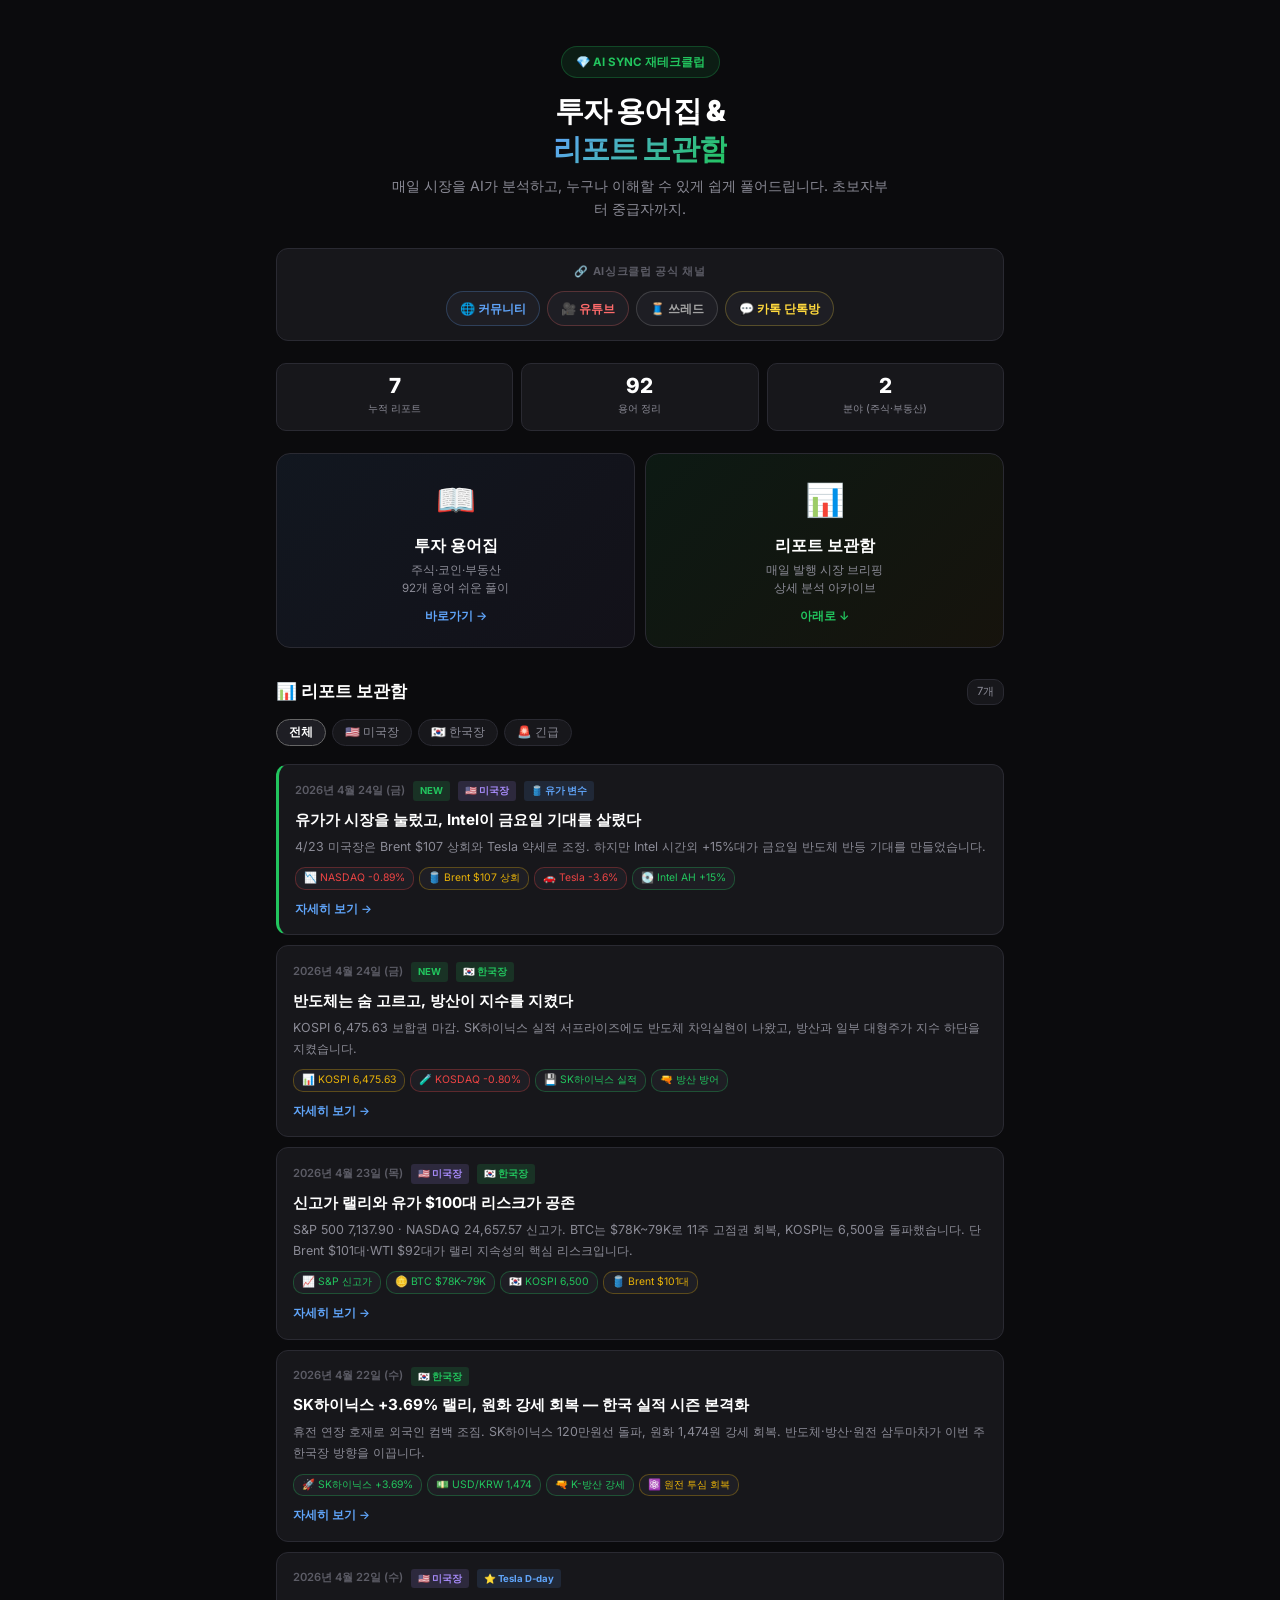
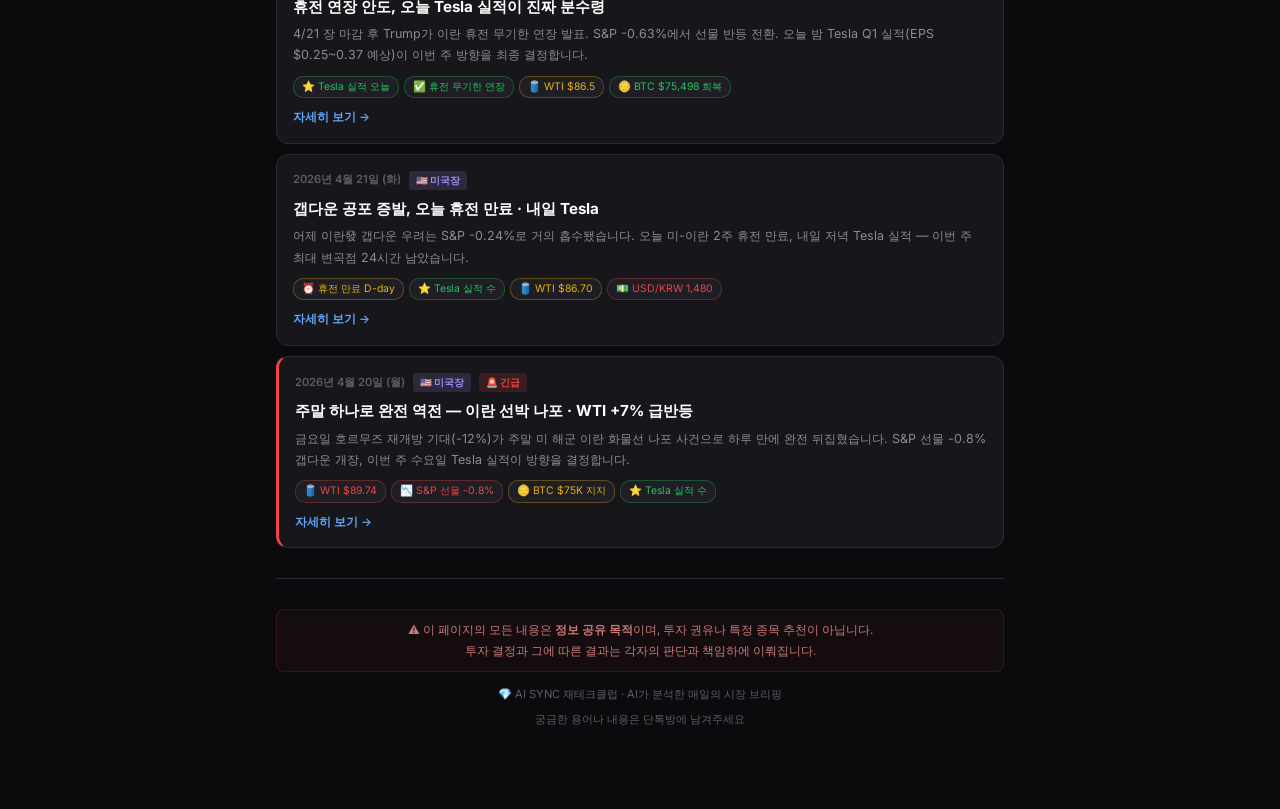
<file: index.html>
<!DOCTYPE html>
<html lang="ko">
<head>
<meta charset="UTF-8">
<meta name="viewport" content="width=device-width, initial-scale=1.0">
<title>AI싱크 재테크클럽 — 투자 용어집 &amp; 리포트 보관함</title>
<meta property="og:title" content="AI싱크 재테크클럽 — 투자 용어집 & 리포트 보관함">
<meta property="og:description" content="매일 시장을 분석하고 쉽게 풀어드립니다. 초보자도 바로 이해할 수 있는 용어집과 상세 리포트.">
<meta property="og:type" content="website">
<link href="https://fonts.googleapis.com/css2?family=Inter:wght@300;400;500;600;700;800;900&display=swap" rel="stylesheet">
<style>
:root {
  --bg:#0b0b0d; --s:#17171b; --s2:#1e1e24; --bd:#2a2a32;
  --t:#e4e4e7; --td:#8b8b96; --tm:#5c5c66;
  --up:#22c55e; --dn:#ef4444; --w:#eab308;
  --blue:#60a5fa; --purple:#a78bfa; --orange:#fb923c; --pink:#ec4899;
}
*{box-sizing:border-box;margin:0;padding:0}
body{font-family:'Inter',-apple-system,sans-serif;background:var(--bg);color:var(--t);line-height:1.6;min-height:100vh}
.ctr{max-width:760px;margin:0 auto;padding:20px 16px 80px}

/* Hero */
.hero{text-align:center;padding:26px 0 22px}
.logo{display:inline-flex;align-items:center;gap:8px;font-size:0.72rem;font-weight:700;color:var(--up);background:rgba(34,197,94,0.1);border:1px solid rgba(34,197,94,0.25);padding:6px 14px;border-radius:20px;margin-bottom:14px}
.hero h1{font-size:1.8rem;font-weight:900;color:#fff;line-height:1.3;letter-spacing:-0.02em;margin-bottom:8px}
.hero h1 .accent{background:linear-gradient(135deg,var(--blue),var(--up));background-clip:text;-webkit-background-clip:text;color:transparent}
.hero p{font-size:0.88rem;color:var(--td);max-width:500px;margin:0 auto}

/* Stats */
.stats-bar{display:grid;grid-template-columns:repeat(3,1fr);gap:8px;margin:20px 0 22px}
.stat-card{background:var(--s);border:1px solid var(--bd);border-radius:10px;padding:12px;text-align:center}
.stat-num{font-size:1.3rem;font-weight:800;color:#fff;line-height:1}
.stat-label{font-size:0.65rem;color:var(--td);margin-top:4px}

/* Feature cards */
.features{display:grid;grid-template-columns:1fr 1fr;gap:10px;margin-bottom:26px}
.feat-card{background:var(--s);border:1px solid var(--bd);border-radius:14px;padding:20px 16px;text-align:center;text-decoration:none;color:inherit;transition:all 0.2s;position:relative;overflow:hidden}
.feat-card:hover{border-color:#555;transform:translateY(-2px)}
.feat-card.glossary{background:linear-gradient(135deg,rgba(96,165,250,0.08),rgba(167,139,250,0.05))}
.feat-card.archive{background:linear-gradient(135deg,rgba(34,197,94,0.08),rgba(234,179,8,0.05))}
.feat-icon{font-size:2rem;margin-bottom:8px}
.feat-title{font-size:1rem;font-weight:700;color:#fff;margin-bottom:4px}
.feat-sub{font-size:0.72rem;color:var(--td);line-height:1.5}
.feat-cta{display:inline-block;margin-top:10px;font-size:0.74rem;font-weight:600;color:var(--blue)}
.feat-card.archive .feat-cta{color:var(--up)}

/* Section header */
.sec-title{display:flex;align-items:center;justify-content:space-between;margin:30px 0 14px}
.sec-title h2{font-size:1.05rem;font-weight:800;color:#fff}
.sec-title .count{font-size:0.7rem;color:var(--td);background:var(--s);padding:3px 9px;border-radius:10px;border:1px solid var(--bd)}

/* Filter tabs */
.filter-tabs{display:flex;gap:6px;overflow-x:auto;margin-bottom:14px;padding-bottom:4px;scrollbar-width:none}
.filter-tabs::-webkit-scrollbar{display:none}
.ftab{flex-shrink:0;padding:5px 12px;background:var(--s);border:1px solid var(--bd);border-radius:20px;font-size:0.73rem;font-weight:500;color:var(--td);cursor:pointer;white-space:nowrap;transition:all 0.15s;font-family:inherit}
.ftab:hover{border-color:#555;color:var(--t)}
.ftab.on{background:var(--s2);border-color:#666;color:#fff;font-weight:600}

/* Report card */
.report-card{background:var(--s);border:1px solid var(--bd);border-radius:12px;padding:16px;margin-bottom:10px;text-decoration:none;color:inherit;display:block;transition:all 0.15s}
.report-card:hover{border-color:#555;background:var(--s2)}
.report-card.latest{border-left:3px solid var(--up)}
.report-card.crisis{border-left:3px solid var(--dn)}
.rc-top{display:flex;align-items:center;gap:8px;margin-bottom:8px;flex-wrap:wrap}
.rc-date{font-size:0.7rem;font-weight:600;color:var(--tm)}
.rc-badge{font-size:0.6rem;font-weight:700;padding:2px 7px;border-radius:3px}
.rc-badge.new{background:rgba(34,197,94,0.15);color:var(--up)}
.rc-badge.crisis{background:rgba(239,68,68,0.15);color:var(--dn)}
.rc-badge.normal{background:rgba(96,165,250,0.12);color:var(--blue)}
.rc-title{font-size:0.95rem;font-weight:700;color:#fff;margin-bottom:6px;line-height:1.4}
.rc-summary{font-size:0.78rem;color:var(--td);line-height:1.7;margin-bottom:10px}
.rc-tags{display:flex;gap:5px;flex-wrap:wrap;margin-bottom:10px}
.rc-tag{font-size:0.65rem;padding:2px 8px;background:var(--s2);border:1px solid var(--bd);border-radius:10px;color:var(--td)}
.rc-tag.hl{color:var(--up);border-color:rgba(34,197,94,0.3)}
.rc-tag.wr{color:var(--w);border-color:rgba(234,179,8,0.3)}
.rc-tag.dn{color:var(--dn);border-color:rgba(239,68,68,0.3)}
.rc-arrow{font-size:0.72rem;color:var(--blue);font-weight:600}

/* Footer */
.footer{text-align:center;font-size:0.7rem;color:var(--tm);padding-top:30px;border-top:1px solid var(--bd);margin-top:30px;line-height:1.8}
.footer .disclaimer{padding:10px 14px;background:rgba(239,68,68,0.04);border:1px solid rgba(239,68,68,0.15);border-radius:8px;color:#c87a7a;margin-bottom:12px;font-size:0.72rem}

/* Official Links */
.official-links{margin:6px 0 22px;padding:14px 16px;background:var(--s);border:1px solid var(--bd);border-radius:12px}
.ol-label{font-size:0.68rem;color:var(--tm);margin-bottom:10px;text-align:center;font-weight:700;letter-spacing:0.06em;text-transform:uppercase}
.ol-chips{display:flex;gap:7px;justify-content:center;flex-wrap:wrap}
.ol-chip{display:inline-flex;align-items:center;gap:5px;padding:7px 13px;background:var(--s2);border:1px solid var(--bd);border-radius:20px;font-size:0.76rem;font-weight:600;color:var(--t);text-decoration:none;transition:all 0.15s}
.ol-chip:hover{border-color:#555;transform:translateY(-1px)}
.ol-chip.youtube{color:#ff6b6b;border-color:rgba(255,107,107,0.25)}
.ol-chip.youtube:hover{background:rgba(255,107,107,0.08)}
.ol-chip.instagram{color:#e879f9;border-color:rgba(232,121,249,0.25)}
.ol-chip.instagram:hover{background:rgba(232,121,249,0.08)}
.ol-chip.blog{color:var(--blue);border-color:rgba(96,165,250,0.25)}
.ol-chip.blog:hover{background:rgba(96,165,250,0.08)}
.ol-chip.kakao{color:#ffd93d;border-color:rgba(255,217,61,0.25)}
.ol-chip.kakao:hover{background:rgba(255,217,61,0.08)}
.ol-chip.thread{color:#a3a3a3;border-color:rgba(163,163,163,0.25)}
.ol-chip.thread:hover{background:rgba(163,163,163,0.08)}

/* Responsive */
@media (max-width:500px){
  .hero h1{font-size:1.4rem}
  .features{grid-template-columns:1fr}
  .stats-bar{grid-template-columns:repeat(3,1fr)}
}
</style>
</head>
<body>
<div class="ctr">

  <!-- HERO -->
  <div class="hero">
    <div class="logo">💎 AI SYNC 재테크클럽</div>
    <h1>투자 용어집 &amp;<br><span class="accent">리포트 보관함</span></h1>
    <p>매일 시장을 AI가 분석하고, 누구나 이해할 수 있게 쉽게 풀어드립니다. 초보자부터 중급자까지.</p>
  </div>

  <!-- OFFICIAL LINKS -->
  <div class="official-links">
    <div class="ol-label">🔗 AI싱크클럽 공식 채널</div>
    <div class="ol-chips">
      <a class="ol-chip blog" href="https://aisyncclub.com/" target="_blank">🌐 커뮤니티</a>
      <a class="ol-chip youtube" href="https://www.youtube.com/@AISyncClub" target="_blank">🎥 유튜브</a>
      <a class="ol-chip thread" href="https://www.threads.com/@ai_sync_club" target="_blank">🧵 쓰레드</a>
      <a class="ol-chip kakao" href="https://open.kakao.com/o/gbqHAHdi" target="_blank">💬 카톡 단톡방</a>
    </div>
  </div>

  <!-- STATS -->
  <div class="stats-bar">
    <div class="stat-card">
      <div class="stat-num" id="statReports">4</div>
      <div class="stat-label">누적 리포트</div>
    </div>
    <div class="stat-card">
      <div class="stat-num">92</div>
      <div class="stat-label">용어 정리</div>
    </div>
    <div class="stat-card">
      <div class="stat-num">2</div>
      <div class="stat-label">분야 (주식·부동산)</div>
    </div>
  </div>

  <!-- FEATURE CARDS -->
  <div class="features">
    <a class="feat-card glossary" href="glossary.html">
      <div class="feat-icon">📖</div>
      <div class="feat-title">투자 용어집</div>
      <div class="feat-sub">주식·코인·부동산<br>92개 용어 쉬운 풀이</div>
      <div class="feat-cta">바로가기 →</div>
    </a>
    <a class="feat-card archive" href="#archive">
      <div class="feat-icon">📊</div>
      <div class="feat-title">리포트 보관함</div>
      <div class="feat-sub">매일 발행 시장 브리핑<br>상세 분석 아카이브</div>
      <div class="feat-cta">아래로 ↓</div>
    </a>
  </div>

  <!-- ARCHIVE -->
  <div id="archive">
    <div class="sec-title">
      <h2>📊 리포트 보관함</h2>
      <span class="count" id="reportCount">1개</span>
    </div>

    <div class="filter-tabs">
      <button class="ftab on" onclick="filterReports('all',this)">전체</button>
      <button class="ftab" onclick="filterReports('us',this)">🇺🇸 미국장</button>
      <button class="ftab" onclick="filterReports('kr',this)">🇰🇷 한국장</button>
      <button class="ftab" onclick="filterReports('crisis',this)">🚨 긴급</button>
    </div>

    <div id="reportList">

      <!-- 4/24 미국장 브리핑 -->
      <a class="report-card latest" data-type="us" href="briefing-2026-04-24.html">
        <div class="rc-top">
          <span class="rc-date">2026년 4월 24일 (금)</span>
          <span class="rc-badge new">NEW</span>
          <span class="rc-badge normal" style="background:rgba(167,139,250,0.15);color:var(--purple,#a78bfa);">🇺🇸 미국장</span>
          <span class="rc-badge normal">🛢️ 유가 변수</span>
        </div>
        <div class="rc-title">유가가 시장을 눌렀고, Intel이 금요일 기대를 살렸다</div>
        <div class="rc-summary">
          4/23 미국장은 Brent $107 상회와 Tesla 약세로 조정. 하지만 Intel 시간외 +15%대가 금요일 반도체 반등 기대를 만들었습니다.
        </div>
        <div class="rc-tags">
          <span class="rc-tag dn">📉 NASDAQ -0.89%</span>
          <span class="rc-tag wr">🛢️ Brent $107 상회</span>
          <span class="rc-tag dn">🚗 Tesla -3.6%</span>
          <span class="rc-tag hl">💽 Intel AH +15%</span>
        </div>
        <div class="rc-arrow">자세히 보기 →</div>
      </a>

      <!-- 4/24 한국장 브리핑 -->
      <a class="report-card" data-type="kr" href="korea-briefing-2026-04-24.html">
        <div class="rc-top">
          <span class="rc-date">2026년 4월 24일 (금)</span>
          <span class="rc-badge new">NEW</span>
          <span class="rc-badge normal" style="background:rgba(34,197,94,0.15);color:var(--up);">🇰🇷 한국장</span>
        </div>
        <div class="rc-title">반도체는 숨 고르고, 방산이 지수를 지켰다</div>
        <div class="rc-summary">
          KOSPI 6,475.63 보합권 마감. SK하이닉스 실적 서프라이즈에도 반도체 차익실현이 나왔고, 방산과 일부 대형주가 지수 하단을 지켰습니다.
        </div>
        <div class="rc-tags">
          <span class="rc-tag wr">📊 KOSPI 6,475.63</span>
          <span class="rc-tag dn">🧪 KOSDAQ -0.80%</span>
          <span class="rc-tag hl">💾 SK하이닉스 실적</span>
          <span class="rc-tag hl">🔫 방산 방어</span>
        </div>
        <div class="rc-arrow">자세히 보기 →</div>
      </a>

      <!-- 4/23 데일리 종합 -->
      <a class="report-card" data-type="us kr" href="briefing-2026-04-23.html">
        <div class="rc-top">
          <span class="rc-date">2026년 4월 23일 (목)</span>
          <span class="rc-badge normal" style="background:rgba(167,139,250,0.15);color:var(--purple,#a78bfa);">🇺🇸 미국장</span>
          <span class="rc-badge normal" style="background:rgba(34,197,94,0.15);color:var(--up);">🇰🇷 한국장</span>
        </div>
        <div class="rc-title">신고가 랠리와 유가 $100대 리스크가 공존</div>
        <div class="rc-summary">
          S&amp;P 500 7,137.90 · NASDAQ 24,657.57 신고가. BTC는 $78K~79K로 11주 고점권 회복, KOSPI는 6,500을 돌파했습니다. 단 Brent $101대·WTI $92대가 랠리 지속성의 핵심 리스크입니다.
        </div>
        <div class="rc-tags">
          <span class="rc-tag hl">📈 S&amp;P 신고가</span>
          <span class="rc-tag hl">🪙 BTC $78K~79K</span>
          <span class="rc-tag hl">🇰🇷 KOSPI 6,500</span>
          <span class="rc-tag wr">🛢️ Brent $101대</span>
        </div>
        <div class="rc-arrow">자세히 보기 →</div>
      </a>

      <!-- 4/22 한국 브리핑 (LATEST - KR) -->
      <a class="report-card" data-type="kr" href="korea-briefing-2026-04-22.html">
        <div class="rc-top">
          <span class="rc-date">2026년 4월 22일 (수)</span>
          <span class="rc-badge normal" style="background:rgba(34,197,94,0.15);color:var(--up);">🇰🇷 한국장</span>
        </div>
        <div class="rc-title">SK하이닉스 +3.69% 랠리, 원화 강세 회복 — 한국 실적 시즌 본격화</div>
        <div class="rc-summary">
          휴전 연장 호재로 외국인 컴백 조짐. SK하이닉스 120만원선 돌파, 원화 1,474원 강세 회복. 반도체·방산·원전 삼두마차가 이번 주 한국장 방향을 이끕니다.
        </div>
        <div class="rc-tags">
          <span class="rc-tag hl">🚀 SK하이닉스 +3.69%</span>
          <span class="rc-tag hl">💵 USD/KRW 1,474</span>
          <span class="rc-tag hl">🔫 K-방산 강세</span>
          <span class="rc-tag wr">⚛️ 원전 투심 회복</span>
        </div>
        <div class="rc-arrow">자세히 보기 →</div>
      </a>

      <!-- 4/22 미국 REPORT -->
      <a class="report-card" data-type="us" href="briefing-2026-04-22.html">
        <div class="rc-top">
          <span class="rc-date">2026년 4월 22일 (수)</span>
          <span class="rc-badge normal" style="background:rgba(167,139,250,0.15);color:var(--purple,#a78bfa);">🇺🇸 미국장</span>
          <span class="rc-badge normal">⭐ Tesla D-day</span>
        </div>
        <div class="rc-title">휴전 연장 안도, 오늘 Tesla 실적이 진짜 분수령</div>
        <div class="rc-summary">
          4/21 장 마감 후 Trump가 이란 휴전 무기한 연장 발표. S&amp;P -0.63%에서 선물 반등 전환. 오늘 밤 Tesla Q1 실적(EPS $0.25~0.37 예상)이 이번 주 방향을 최종 결정합니다.
        </div>
        <div class="rc-tags">
          <span class="rc-tag hl">⭐ Tesla 실적 오늘</span>
          <span class="rc-tag hl">✅ 휴전 무기한 연장</span>
          <span class="rc-tag wr">🛢️ WTI $86.5</span>
          <span class="rc-tag hl">🪙 BTC $75,498 회복</span>
        </div>
        <div class="rc-arrow">자세히 보기 →</div>
      </a>

      <!-- 4/21 REPORT -->
      <a class="report-card" data-type="us" href="briefing-2026-04-21.html">
        <div class="rc-top">
          <span class="rc-date">2026년 4월 21일 (화)</span>
          <span class="rc-badge normal" style="background:rgba(167,139,250,0.15);color:var(--purple,#a78bfa);">🇺🇸 미국장</span>
        </div>
        <div class="rc-title">갭다운 공포 증발, 오늘 휴전 만료 · 내일 Tesla</div>
        <div class="rc-summary">
          어제 이란發 갭다운 우려는 S&amp;P -0.24%로 거의 흡수됐습니다. 오늘 미-이란 2주 휴전 만료, 내일 저녁 Tesla 실적 — 이번 주 최대 변곡점 24시간 남았습니다.
        </div>
        <div class="rc-tags">
          <span class="rc-tag wr">⏰ 휴전 만료 D-day</span>
          <span class="rc-tag hl">⭐ Tesla 실적 수</span>
          <span class="rc-tag wr">🛢️ WTI $86.70</span>
          <span class="rc-tag dn">💵 USD/KRW 1,480</span>
        </div>
        <div class="rc-arrow">자세히 보기 →</div>
      </a>

      <!-- 4/20 REPORT -->
      <a class="report-card crisis" data-type="us crisis" href="briefing-2026-04-20.html">
        <div class="rc-top">
          <span class="rc-date">2026년 4월 20일 (월)</span>
          <span class="rc-badge normal" style="background:rgba(167,139,250,0.15);color:var(--purple,#a78bfa);">🇺🇸 미국장</span>
          <span class="rc-badge crisis">🚨 긴급</span>
        </div>
        <div class="rc-title">주말 하나로 완전 역전 — 이란 선박 나포 · WTI +7% 급반등</div>
        <div class="rc-summary">
          금요일 호르무즈 재개방 기대(-12%)가 주말 미 해군 이란 화물선 나포 사건으로 하루 만에 완전 뒤집혔습니다. S&amp;P 선물 -0.8% 갭다운 개장, 이번 주 수요일 Tesla 실적이 방향을 결정합니다.
        </div>
        <div class="rc-tags">
          <span class="rc-tag dn">🛢️ WTI $89.74</span>
          <span class="rc-tag dn">📉 S&amp;P 선물 -0.8%</span>
          <span class="rc-tag wr">🪙 BTC $75K 지지</span>
          <span class="rc-tag hl">⭐ Tesla 실적 수</span>
        </div>
        <div class="rc-arrow">자세히 보기 →</div>
      </a>

    </div>
  </div>

  <!-- FOOTER -->
  <div class="footer">
    <div class="disclaimer">
      ⚠️ 이 페이지의 모든 내용은 <strong>정보 공유 목적</strong>이며, 투자 권유나 특정 종목 추천이 아닙니다.<br>
      투자 결정과 그에 따른 결과는 각자의 판단과 책임하에 이뤄집니다.
    </div>
    <p>💎 AI SYNC 재테크클럽 · AI가 분석한 매일의 시장 브리핑</p>
    <p style="margin-top:4px;">궁금한 용어나 내용은 단톡방에 남겨주세요</p>
  </div>

</div>

<script>
function filterReports(type, btn) {
  document.querySelectorAll('.ftab').forEach(b => b.classList.remove('on'));
  btn.classList.add('on');
  const cards = document.querySelectorAll('.report-card');
  let visible = 0;
  cards.forEach(card => {
    const types = (card.dataset.type || '').split(/\s+/);
    const show = type === 'all' || types.includes(type);
    card.style.display = show ? 'block' : 'none';
    if (show) visible++;
  });
  document.getElementById('reportCount').textContent = visible + '개';
}

// Init stats
const totalReports = document.querySelectorAll('.report-card').length;
document.getElementById('statReports').textContent = totalReports;
document.getElementById('reportCount').textContent = totalReports + '개';
</script>
</body>
</html>
</file>
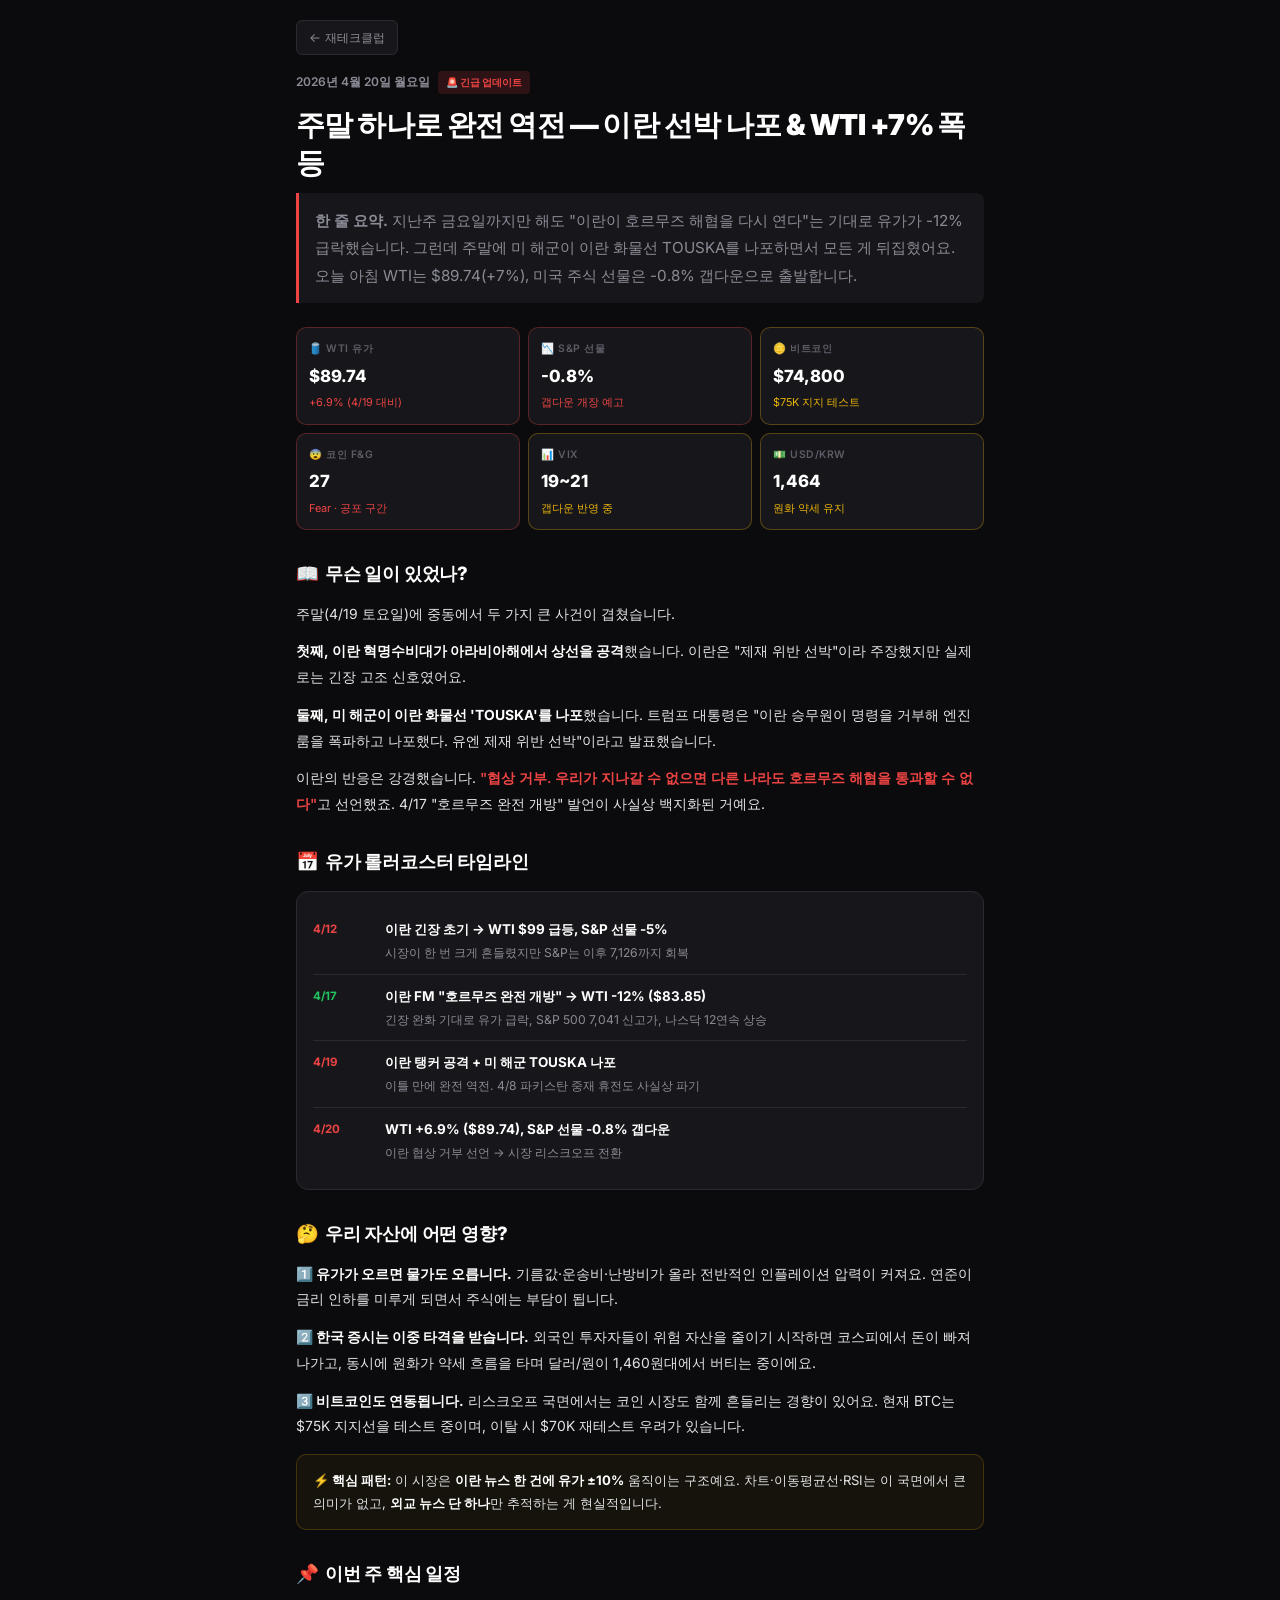
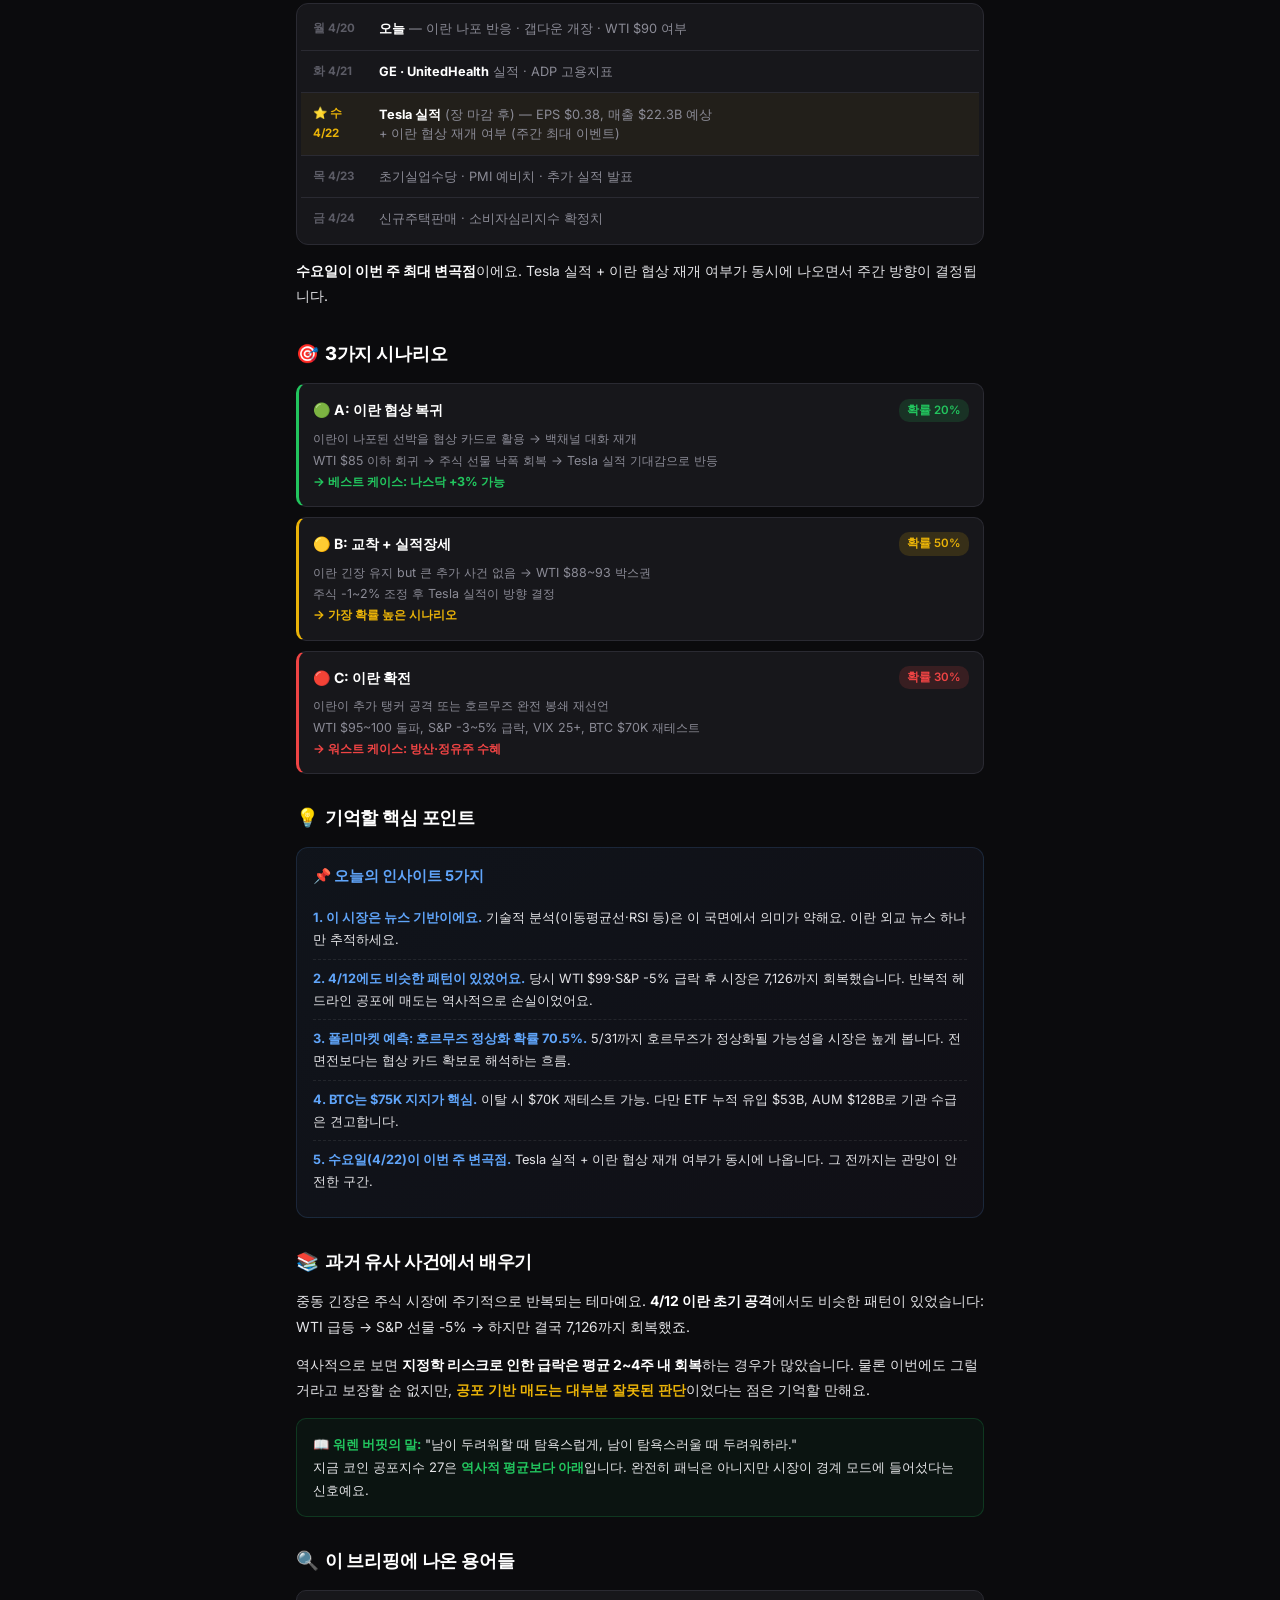
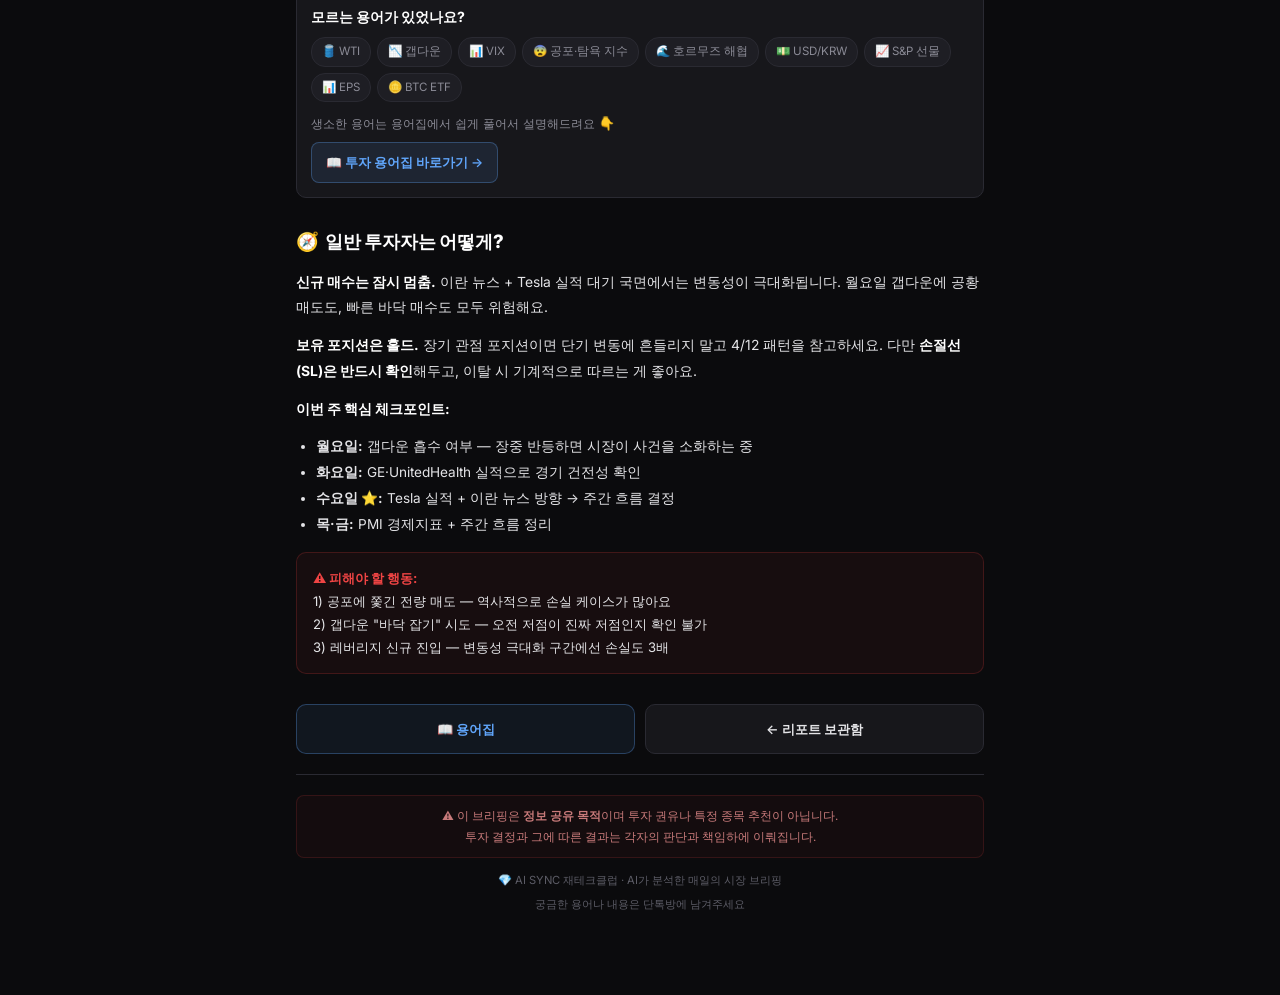
<file: briefing-2026-04-20.html>
<!DOCTYPE html>
<html lang="ko">
<head>
<meta charset="UTF-8">
<meta name="viewport" content="width=device-width, initial-scale=1.0">
<title>4/20 시장 브리핑 — 이란 선박 나포로 하루 만에 완전 역전</title>
<meta property="og:title" content="4/20 시장 브리핑 — 이란 선박 나포로 하루 만에 완전 역전">
<meta property="og:description" content="주말 미 해군이 이란 화물선을 나포. WTI 유가가 하루 만에 -12%에서 +7%로 완전 뒤집힘. 이번 주 수요일 Tesla 실적이 방향 결정.">
<meta property="og:type" content="article">
<meta property="og:url" content="https://aisyncclub.github.io/moneyclub/briefing-2026-04-20.html">
<meta property="og:image" content="https://aisyncclub.github.io/moneyclub/og-image.jpg">
<meta property="og:image:width" content="1200">
<meta property="og:image:height" content="630">
<meta property="og:site_name" content="AI싱크 재테크클럽">
<meta property="og:locale" content="ko_KR">
<meta name="twitter:card" content="summary_large_image">
<meta name="twitter:title" content="4/20 시장 브리핑 — 이란 선박 나포로 하루 만에 완전 역전">
<meta name="twitter:description" content="주말 미 해군이 이란 화물선을 나포. WTI 유가가 하루 만에 -12%에서 +7%로 완전 뒤집힘.">
<meta name="twitter:image" content="https://aisyncclub.github.io/moneyclub/og-image.jpg">
<link href="https://fonts.googleapis.com/css2?family=Inter:wght@300;400;500;600;700;800;900&display=swap" rel="stylesheet">
<style>
:root {
  --bg:#0b0b0d; --s:#17171b; --s2:#1e1e24; --bd:#2a2a32;
  --t:#e4e4e7; --td:#8b8b96; --tm:#5c5c66;
  --up:#22c55e; --dn:#ef4444; --w:#eab308;
  --blue:#60a5fa; --purple:#a78bfa; --orange:#fb923c;
}
*{box-sizing:border-box;margin:0;padding:0}
body{font-family:'Inter',-apple-system,sans-serif;background:var(--bg);color:var(--t);line-height:1.7;min-height:100vh}
.ctr{max-width:720px;margin:0 auto;padding:20px 16px 80px}

.back-link{display:inline-flex;align-items:center;gap:6px;font-size:0.78rem;color:var(--td);text-decoration:none;margin-bottom:16px;padding:6px 12px;background:var(--s);border:1px solid var(--bd);border-radius:6px}
.back-link:hover{color:var(--t);border-color:#555}

/* Article Header */
.art-meta{display:flex;gap:8px;align-items:center;margin-bottom:12px;flex-wrap:wrap}
.meta-date{font-size:0.75rem;color:var(--td);font-weight:600}
.meta-badge{font-size:0.62rem;font-weight:700;padding:3px 8px;border-radius:4px;background:rgba(239,68,68,0.15);color:var(--dn)}

h1.art-title{font-size:1.8rem;font-weight:900;color:#fff;line-height:1.3;letter-spacing:-0.02em;margin-bottom:12px}
.art-lead{font-size:0.95rem;color:var(--td);line-height:1.8;padding:14px 16px;background:var(--s);border-left:3px solid var(--dn);border-radius:0 8px 8px 0;margin-bottom:24px}

/* Dashboard */
.dash{display:grid;grid-template-columns:repeat(3,1fr);gap:8px;margin:20px 0}
.dcard{background:var(--s);border:1px solid var(--bd);border-radius:10px;padding:12px}
.dcard.up{border-color:rgba(34,197,94,0.3)}
.dcard.dn{border-color:rgba(239,68,68,0.3)}
.dcard.wr{border-color:rgba(234,179,8,0.3)}
.dc-label{font-size:0.65rem;color:var(--tm);margin-bottom:4px;font-weight:600;letter-spacing:0.05em;text-transform:uppercase}
.dc-val{font-size:1.05rem;font-weight:800;color:#fff}
.dc-sub{font-size:0.68rem;margin-top:3px}
.dcard.up .dc-sub{color:var(--up)}
.dcard.dn .dc-sub{color:var(--dn)}
.dcard.wr .dc-sub{color:var(--w)}

/* Section */
.sec{margin:28px 0}
.sec h2{font-size:1.15rem;font-weight:800;color:#fff;margin-bottom:12px;letter-spacing:-0.01em}
.sec h2 .icon{margin-right:6px}
.sec p{font-size:0.87rem;color:var(--t);line-height:1.85;margin-bottom:12px}
.sec p strong{color:#fff;font-weight:700}
.sec p .hl-up{color:var(--up);font-weight:600}
.sec p .hl-dn{color:var(--dn);font-weight:600}
.sec p .hl-wr{color:var(--w);font-weight:600}

/* Timeline */
.timeline{background:var(--s);border:1px solid var(--bd);border-radius:12px;padding:16px;margin:14px 0}
.tl-item{display:flex;gap:12px;padding:10px 0;border-bottom:1px solid var(--bd)}
.tl-item:last-child{border-bottom:none}
.tl-date{flex-shrink:0;font-size:0.72rem;font-weight:700;color:var(--tm);width:60px;padding-top:2px}
.tl-body{flex:1}
.tl-title{font-size:0.84rem;font-weight:700;color:#fff;margin-bottom:2px}
.tl-desc{font-size:0.76rem;color:var(--td);line-height:1.7}
.tl-item.red .tl-date{color:var(--dn)}
.tl-item.green .tl-date{color:var(--up)}
.tl-item.yellow .tl-date{color:var(--w)}

/* Scenario cards */
.scenarios{display:grid;gap:10px;margin:14px 0}
.scn{background:var(--s);border:1px solid var(--bd);border-radius:10px;padding:14px;border-left:3px solid}
.scn.a{border-left-color:var(--up)}
.scn.b{border-left-color:var(--w)}
.scn.c{border-left-color:var(--dn)}
.scn-head{display:flex;align-items:center;justify-content:space-between;margin-bottom:6px}
.scn-title{font-size:0.88rem;font-weight:700;color:#fff}
.scn-prob{font-size:0.72rem;font-weight:600;padding:2px 8px;border-radius:10px}
.scn.a .scn-prob{background:rgba(34,197,94,0.15);color:var(--up)}
.scn.b .scn-prob{background:rgba(234,179,8,0.15);color:var(--w)}
.scn.c .scn-prob{background:rgba(239,68,68,0.15);color:var(--dn)}
.scn-desc{font-size:0.78rem;color:var(--td);line-height:1.7}

/* Calendar */
.cal{background:var(--s);border:1px solid var(--bd);border-radius:12px;padding:4px;margin:14px 0}
.cal-row{display:flex;gap:10px;padding:11px 12px;border-bottom:1px solid var(--bd);align-items:center}
.cal-row:last-child{border-bottom:none}
.cal-day{flex-shrink:0;width:56px;font-size:0.72rem;font-weight:700;color:var(--tm)}
.cal-event{flex:1;font-size:0.8rem;color:var(--td);line-height:1.5}
.cal-event strong{color:#fff}
.cal-row.star{background:rgba(234,179,8,0.05)}
.cal-row.star .cal-day{color:var(--w)}

/* Insights */
.insights{background:linear-gradient(135deg,rgba(96,165,250,0.06),rgba(167,139,250,0.04));border:1px solid rgba(96,165,250,0.15);border-radius:12px;padding:16px;margin:14px 0}
.insights h3{font-size:0.92rem;font-weight:700;color:var(--blue);margin-bottom:10px}
.insight-item{padding:8px 0;border-bottom:1px dashed rgba(255,255,255,0.08);font-size:0.8rem;color:var(--t);line-height:1.7}
.insight-item:last-child{border-bottom:none}
.insight-item strong{color:var(--blue);font-weight:700}

/* Glossary helper */
.gloss-box{background:var(--s);border:1px solid var(--bd);border-radius:10px;padding:14px;margin:14px 0}
.gloss-box h3{font-size:0.88rem;font-weight:700;color:#fff;margin-bottom:8px}
.gloss-box .gloss-terms{display:flex;gap:6px;flex-wrap:wrap;margin:8px 0 10px}
.gloss-term{font-size:0.72rem;padding:4px 10px;background:var(--s2);border:1px solid var(--bd);border-radius:14px;color:var(--td)}
.gloss-link{display:inline-block;margin-top:6px;padding:9px 14px;background:rgba(96,165,250,0.1);border:1px solid rgba(96,165,250,0.3);border-radius:8px;color:var(--blue);font-size:0.8rem;font-weight:600;text-decoration:none}
.gloss-link:hover{background:rgba(96,165,250,0.15)}

/* Callout */
.callout{background:rgba(234,179,8,0.05);border:1px solid rgba(234,179,8,0.2);border-radius:10px;padding:14px 16px;margin:14px 0}
.callout strong{color:var(--w)}
.callout.red{background:rgba(239,68,68,0.05);border-color:rgba(239,68,68,0.2)}
.callout.red strong{color:var(--dn)}
.callout.green{background:rgba(34,197,94,0.05);border-color:rgba(34,197,94,0.2)}
.callout.green strong{color:var(--up)}
.callout p{font-size:0.82rem;color:var(--t);line-height:1.75;margin-bottom:0}

/* Navigation footer */
.nav-footer{display:flex;gap:10px;margin:30px 0 16px}
.nav-btn{flex:1;padding:13px;text-align:center;background:var(--s);border:1px solid var(--bd);border-radius:10px;color:var(--t);text-decoration:none;font-size:0.82rem;font-weight:600;transition:all 0.15s}
.nav-btn:hover{border-color:#555;background:var(--s2)}
.nav-btn.primary{background:rgba(96,165,250,0.08);border-color:rgba(96,165,250,0.3);color:var(--blue)}

.footer{text-align:center;font-size:0.7rem;color:var(--tm);padding-top:20px;border-top:1px solid var(--bd);line-height:1.8;margin-top:20px}
.footer .disclaimer{padding:10px 14px;background:rgba(239,68,68,0.04);border:1px solid rgba(239,68,68,0.15);border-radius:8px;color:#c87a7a;margin-bottom:12px;font-size:0.72rem}
</style>
</head>
<body>
<div class="ctr">

  <a class="back-link" href="index.html">← 재테크클럽</a>

  <!-- ARTICLE HEADER -->
  <div class="art-meta">
    <span class="meta-date">2026년 4월 20일 월요일</span>
    <span class="meta-badge">🚨 긴급 업데이트</span>
  </div>

  <h1 class="art-title">주말 하나로 완전 역전 — 이란 선박 나포 &amp; WTI +7% 폭등</h1>

  <div class="art-lead">
    <strong>한 줄 요약.</strong> 지난주 금요일까지만 해도 "이란이 호르무즈 해협을 다시 연다"는 기대로 유가가 -12% 급락했습니다. 그런데 주말에 미 해군이 이란 화물선 TOUSKA를 나포하면서 모든 게 뒤집혔어요. 오늘 아침 WTI는 $89.74(+7%), 미국 주식 선물은 -0.8% 갭다운으로 출발합니다.
  </div>

  <!-- DASHBOARD -->
  <div class="dash">
    <div class="dcard dn">
      <div class="dc-label">🛢️ WTI 유가</div>
      <div class="dc-val">$89.74</div>
      <div class="dc-sub">+6.9% (4/19 대비)</div>
    </div>
    <div class="dcard dn">
      <div class="dc-label">📉 S&amp;P 선물</div>
      <div class="dc-val">-0.8%</div>
      <div class="dc-sub">갭다운 개장 예고</div>
    </div>
    <div class="dcard wr">
      <div class="dc-label">🪙 비트코인</div>
      <div class="dc-val">$74,800</div>
      <div class="dc-sub">$75K 지지 테스트</div>
    </div>
    <div class="dcard dn">
      <div class="dc-label">😨 코인 F&amp;G</div>
      <div class="dc-val">27</div>
      <div class="dc-sub">Fear · 공포 구간</div>
    </div>
    <div class="dcard wr">
      <div class="dc-label">📊 VIX</div>
      <div class="dc-val">19~21</div>
      <div class="dc-sub">갭다운 반영 중</div>
    </div>
    <div class="dcard wr">
      <div class="dc-label">💵 USD/KRW</div>
      <div class="dc-val">1,464</div>
      <div class="dc-sub">원화 약세 유지</div>
    </div>
  </div>

  <!-- SECTION 1: 무슨 일이 -->
  <div class="sec">
    <h2><span class="icon">📖</span>무슨 일이 있었나?</h2>
    <p>주말(4/19 토요일)에 중동에서 두 가지 큰 사건이 겹쳤습니다.</p>
    <p><strong>첫째, 이란 혁명수비대가 아라비아해에서 상선을 공격</strong>했습니다. 이란은 "제재 위반 선박"이라 주장했지만 실제로는 긴장 고조 신호였어요.</p>
    <p><strong>둘째, 미 해군이 이란 화물선 'TOUSKA'를 나포</strong>했습니다. 트럼프 대통령은 "이란 승무원이 명령을 거부해 엔진룸을 폭파하고 나포했다. 유엔 제재 위반 선박"이라고 발표했습니다.</p>
    <p>이란의 반응은 강경했습니다. <span class="hl-dn">"협상 거부. 우리가 지나갈 수 없으면 다른 나라도 호르무즈 해협을 통과할 수 없다"</span>고 선언했죠. 4/17 "호르무즈 완전 개방" 발언이 사실상 백지화된 거예요.</p>
  </div>

  <!-- TIMELINE -->
  <div class="sec">
    <h2><span class="icon">📅</span>유가 롤러코스터 타임라인</h2>
    <div class="timeline">
      <div class="tl-item red">
        <div class="tl-date">4/12</div>
        <div class="tl-body">
          <div class="tl-title">이란 긴장 초기 → WTI $99 급등, S&amp;P 선물 -5%</div>
          <div class="tl-desc">시장이 한 번 크게 흔들렸지만 S&amp;P는 이후 7,126까지 회복</div>
        </div>
      </div>
      <div class="tl-item green">
        <div class="tl-date">4/17</div>
        <div class="tl-body">
          <div class="tl-title">이란 FM "호르무즈 완전 개방" → WTI -12% ($83.85)</div>
          <div class="tl-desc">긴장 완화 기대로 유가 급락, S&amp;P 500 7,041 신고가, 나스닥 12연속 상승</div>
        </div>
      </div>
      <div class="tl-item red">
        <div class="tl-date">4/19</div>
        <div class="tl-body">
          <div class="tl-title">이란 탱커 공격 + 미 해군 TOUSKA 나포</div>
          <div class="tl-desc">이틀 만에 완전 역전. 4/8 파키스탄 중재 휴전도 사실상 파기</div>
        </div>
      </div>
      <div class="tl-item red">
        <div class="tl-date">4/20</div>
        <div class="tl-body">
          <div class="tl-title">WTI +6.9% ($89.74), S&amp;P 선물 -0.8% 갭다운</div>
          <div class="tl-desc">이란 협상 거부 선언 → 시장 리스크오프 전환</div>
        </div>
      </div>
    </div>
  </div>

  <!-- SECTION: 왜 중요 -->
  <div class="sec">
    <h2><span class="icon">🤔</span>우리 자산에 어떤 영향?</h2>
    <p><strong>1️⃣ 유가가 오르면 물가도 오릅니다.</strong> 기름값·운송비·난방비가 올라 전반적인 인플레이션 압력이 커져요. 연준이 금리 인하를 미루게 되면서 주식에는 부담이 됩니다.</p>
    <p><strong>2️⃣ 한국 증시는 이중 타격을 받습니다.</strong> 외국인 투자자들이 위험 자산을 줄이기 시작하면 코스피에서 돈이 빠져나가고, 동시에 원화가 약세 흐름을 타며 달러/원이 1,460원대에서 버티는 중이에요.</p>
    <p><strong>3️⃣ 비트코인도 연동됩니다.</strong> 리스크오프 국면에서는 코인 시장도 함께 흔들리는 경향이 있어요. 현재 BTC는 $75K 지지선을 테스트 중이며, 이탈 시 $70K 재테스트 우려가 있습니다.</p>

    <div class="callout">
      <p><strong>⚡ 핵심 패턴:</strong> 이 시장은 <strong>이란 뉴스 한 건에 유가 ±10%</strong> 움직이는 구조예요. 차트·이동평균선·RSI는 이 국면에서 큰 의미가 없고, <strong>외교 뉴스 단 하나</strong>만 추적하는 게 현실적입니다.</p>
    </div>
  </div>

  <!-- CALENDAR -->
  <div class="sec">
    <h2><span class="icon">📌</span>이번 주 핵심 일정</h2>
    <div class="cal">
      <div class="cal-row">
        <div class="cal-day">월 4/20</div>
        <div class="cal-event"><strong>오늘</strong> — 이란 나포 반응 · 갭다운 개장 · WTI $90 여부</div>
      </div>
      <div class="cal-row">
        <div class="cal-day">화 4/21</div>
        <div class="cal-event"><strong>GE · UnitedHealth</strong> 실적 · ADP 고용지표</div>
      </div>
      <div class="cal-row star">
        <div class="cal-day">⭐ 수 4/22</div>
        <div class="cal-event"><strong>Tesla 실적</strong> (장 마감 후) — EPS $0.38, 매출 $22.3B 예상<br>+ 이란 협상 재개 여부 (주간 최대 이벤트)</div>
      </div>
      <div class="cal-row">
        <div class="cal-day">목 4/23</div>
        <div class="cal-event">초기실업수당 · PMI 예비치 · 추가 실적 발표</div>
      </div>
      <div class="cal-row">
        <div class="cal-day">금 4/24</div>
        <div class="cal-event">신규주택판매 · 소비자심리지수 확정치</div>
      </div>
    </div>
    <p><strong>수요일이 이번 주 최대 변곡점</strong>이에요. Tesla 실적 + 이란 협상 재개 여부가 동시에 나오면서 주간 방향이 결정됩니다.</p>
  </div>

  <!-- SCENARIOS -->
  <div class="sec">
    <h2><span class="icon">🎯</span>3가지 시나리오</h2>

    <div class="scenarios">
      <div class="scn a">
        <div class="scn-head">
          <span class="scn-title">🟢 A: 이란 협상 복귀</span>
          <span class="scn-prob">확률 20%</span>
        </div>
        <div class="scn-desc">
          이란이 나포된 선박을 협상 카드로 활용 → 백채널 대화 재개<br>
          WTI $85 이하 회귀 → 주식 선물 낙폭 회복 → Tesla 실적 기대감으로 반등<br>
          <strong style="color:var(--up);">→ 베스트 케이스: 나스닥 +3% 가능</strong>
        </div>
      </div>

      <div class="scn b">
        <div class="scn-head">
          <span class="scn-title">🟡 B: 교착 + 실적장세</span>
          <span class="scn-prob">확률 50%</span>
        </div>
        <div class="scn-desc">
          이란 긴장 유지 but 큰 추가 사건 없음 → WTI $88~93 박스권<br>
          주식 -1~2% 조정 후 Tesla 실적이 방향 결정<br>
          <strong style="color:var(--w);">→ 가장 확률 높은 시나리오</strong>
        </div>
      </div>

      <div class="scn c">
        <div class="scn-head">
          <span class="scn-title">🔴 C: 이란 확전</span>
          <span class="scn-prob">확률 30%</span>
        </div>
        <div class="scn-desc">
          이란이 추가 탱커 공격 또는 호르무즈 완전 봉쇄 재선언<br>
          WTI $95~100 돌파, S&amp;P -3~5% 급락, VIX 25+, BTC $70K 재테스트<br>
          <strong style="color:var(--dn);">→ 워스트 케이스: 방산·정유주 수혜</strong>
        </div>
      </div>
    </div>
  </div>

  <!-- INSIGHTS -->
  <div class="sec">
    <h2><span class="icon">💡</span>기억할 핵심 포인트</h2>
    <div class="insights">
      <h3>📌 오늘의 인사이트 5가지</h3>

      <div class="insight-item">
        <strong>1. 이 시장은 뉴스 기반이에요.</strong> 기술적 분석(이동평균선·RSI 등)은 이 국면에서 의미가 약해요. 이란 외교 뉴스 하나만 추적하세요.
      </div>
      <div class="insight-item">
        <strong>2. 4/12에도 비슷한 패턴이 있었어요.</strong> 당시 WTI $99·S&amp;P -5% 급락 후 시장은 7,126까지 회복했습니다. 반복적 헤드라인 공포에 매도는 역사적으로 손실이었어요.
      </div>
      <div class="insight-item">
        <strong>3. 폴리마켓 예측: 호르무즈 정상화 확률 70.5%.</strong> 5/31까지 호르무즈가 정상화될 가능성을 시장은 높게 봅니다. 전면전보다는 협상 카드 확보로 해석하는 흐름.
      </div>
      <div class="insight-item">
        <strong>4. BTC는 $75K 지지가 핵심.</strong> 이탈 시 $70K 재테스트 가능. 다만 ETF 누적 유입 $53B, AUM $128B로 기관 수급은 견고합니다.
      </div>
      <div class="insight-item">
        <strong>5. 수요일(4/22)이 이번 주 변곡점.</strong> Tesla 실적 + 이란 협상 재개 여부가 동시에 나옵니다. 그 전까지는 관망이 안전한 구간.
      </div>
    </div>
  </div>

  <!-- HISTORY LESSON -->
  <div class="sec">
    <h2><span class="icon">📚</span>과거 유사 사건에서 배우기</h2>
    <p>중동 긴장은 주식 시장에 주기적으로 반복되는 테마예요. <strong>4/12 이란 초기 공격</strong>에서도 비슷한 패턴이 있었습니다: WTI 급등 → S&amp;P 선물 -5% → 하지만 결국 7,126까지 회복했죠.</p>
    <p>역사적으로 보면 <strong>지정학 리스크로 인한 급락은 평균 2~4주 내 회복</strong>하는 경우가 많았습니다. 물론 이번에도 그럴 거라고 보장할 순 없지만, <span class="hl-wr">공포 기반 매도는 대부분 잘못된 판단</span>이었다는 점은 기억할 만해요.</p>

    <div class="callout green">
      <p>📖 <strong>워렌 버핏의 말:</strong> "남이 두려워할 때 탐욕스럽게, 남이 탐욕스러울 때 두려워하라."<br>지금 코인 공포지수 27은 <strong>역사적 평균보다 아래</strong>입니다. 완전히 패닉은 아니지만 시장이 경계 모드에 들어섰다는 신호예요.</p>
    </div>
  </div>

  <!-- GLOSSARY HELPER -->
  <div class="sec">
    <h2><span class="icon">🔍</span>이 브리핑에 나온 용어들</h2>
    <div class="gloss-box">
      <h3>모르는 용어가 있었나요?</h3>
      <div class="gloss-terms">
        <span class="gloss-term">🛢️ WTI</span>
        <span class="gloss-term">📉 갭다운</span>
        <span class="gloss-term">📊 VIX</span>
        <span class="gloss-term">😨 공포·탐욕 지수</span>
        <span class="gloss-term">🌊 호르무즈 해협</span>
        <span class="gloss-term">💵 USD/KRW</span>
        <span class="gloss-term">📈 S&amp;P 선물</span>
        <span class="gloss-term">📊 EPS</span>
        <span class="gloss-term">🪙 BTC ETF</span>
      </div>
      <p style="font-size:0.78rem;color:var(--td);margin-bottom:0;">생소한 용어는 용어집에서 쉽게 풀어서 설명해드려요 👇</p>
      <a class="gloss-link" href="glossary.html">📖 투자 용어집 바로가기 →</a>
    </div>
  </div>

  <!-- WHAT TO DO -->
  <div class="sec">
    <h2><span class="icon">🧭</span>일반 투자자는 어떻게?</h2>
    <p><strong>신규 매수는 잠시 멈춤.</strong> 이란 뉴스 + Tesla 실적 대기 국면에서는 변동성이 극대화됩니다. 월요일 갭다운에 공황 매도도, 빠른 바닥 매수도 모두 위험해요.</p>
    <p><strong>보유 포지션은 홀드.</strong> 장기 관점 포지션이면 단기 변동에 흔들리지 말고 4/12 패턴을 참고하세요. 다만 <strong>손절선(SL)은 반드시 확인</strong>해두고, 이탈 시 기계적으로 따르는 게 좋아요.</p>
    <p><strong>이번 주 핵심 체크포인트:</strong></p>
    <ul style="padding-left:20px;margin:8px 0 14px">
      <li style="font-size:0.85rem;color:var(--t);line-height:1.9"><strong>월요일:</strong> 갭다운 흡수 여부 — 장중 반등하면 시장이 사건을 소화하는 중</li>
      <li style="font-size:0.85rem;color:var(--t);line-height:1.9"><strong>화요일:</strong> GE·UnitedHealth 실적으로 경기 건전성 확인</li>
      <li style="font-size:0.85rem;color:var(--t);line-height:1.9"><strong>수요일 ⭐:</strong> Tesla 실적 + 이란 뉴스 방향 → 주간 흐름 결정</li>
      <li style="font-size:0.85rem;color:var(--t);line-height:1.9"><strong>목·금:</strong> PMI 경제지표 + 주간 흐름 정리</li>
    </ul>

    <div class="callout red">
      <p><strong>⚠️ 피해야 할 행동:</strong><br>1) 공포에 쫓긴 전량 매도 — 역사적으로 손실 케이스가 많아요<br>2) 갭다운 "바닥 잡기" 시도 — 오전 저점이 진짜 저점인지 확인 불가<br>3) 레버리지 신규 진입 — 변동성 극대화 구간에선 손실도 3배</p>
    </div>
  </div>

  <!-- Navigation -->
  <div class="nav-footer">
    <a class="nav-btn primary" href="glossary.html">📖 용어집</a>
    <a class="nav-btn" href="index.html">← 리포트 보관함</a>
  </div>

  <!-- FOOTER -->
  <div class="footer">
    <div class="disclaimer">
      ⚠️ 이 브리핑은 <strong>정보 공유 목적</strong>이며 투자 권유나 특정 종목 추천이 아닙니다.<br>
      투자 결정과 그에 따른 결과는 각자의 판단과 책임하에 이뤄집니다.
    </div>
    <p>💎 AI SYNC 재테크클럽 · AI가 분석한 매일의 시장 브리핑</p>
    <p style="margin-top:4px;">궁금한 용어나 내용은 단톡방에 남겨주세요</p>
  </div>

</div>
</body>
</html>
</file>
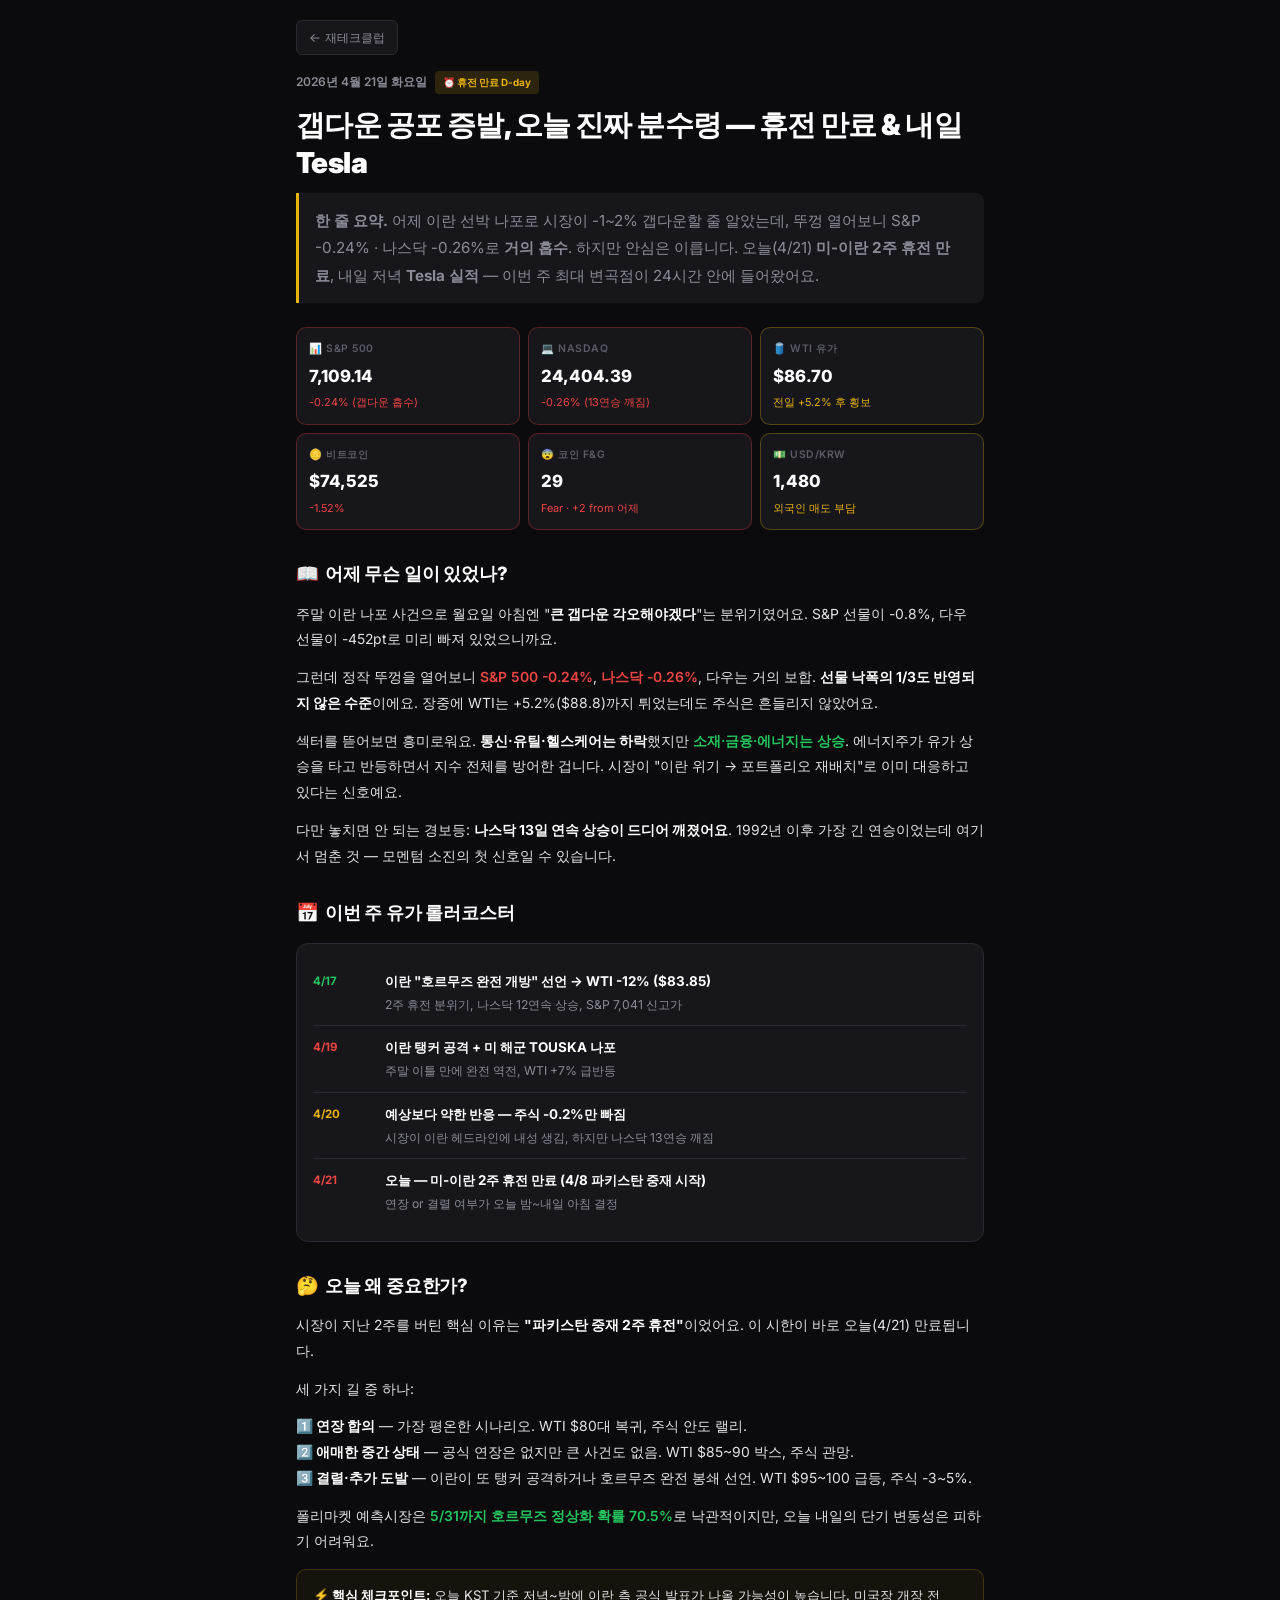
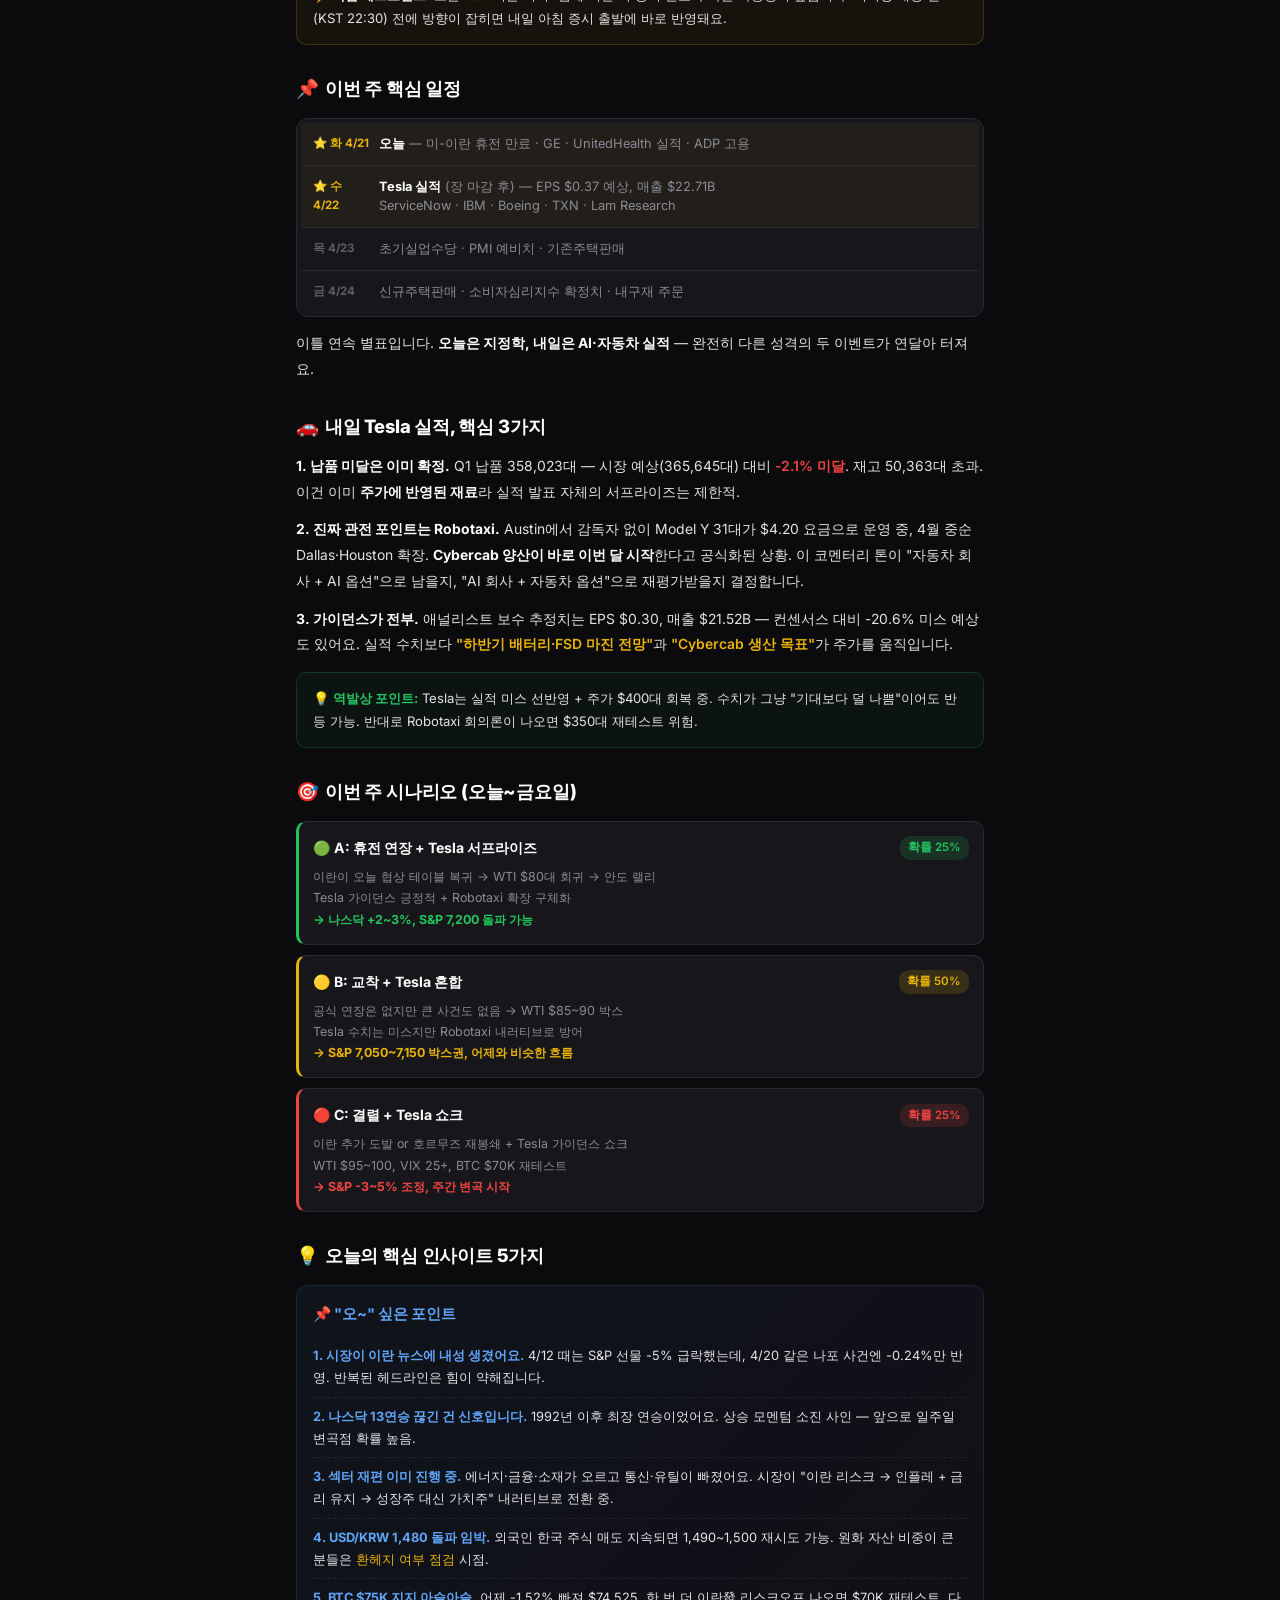
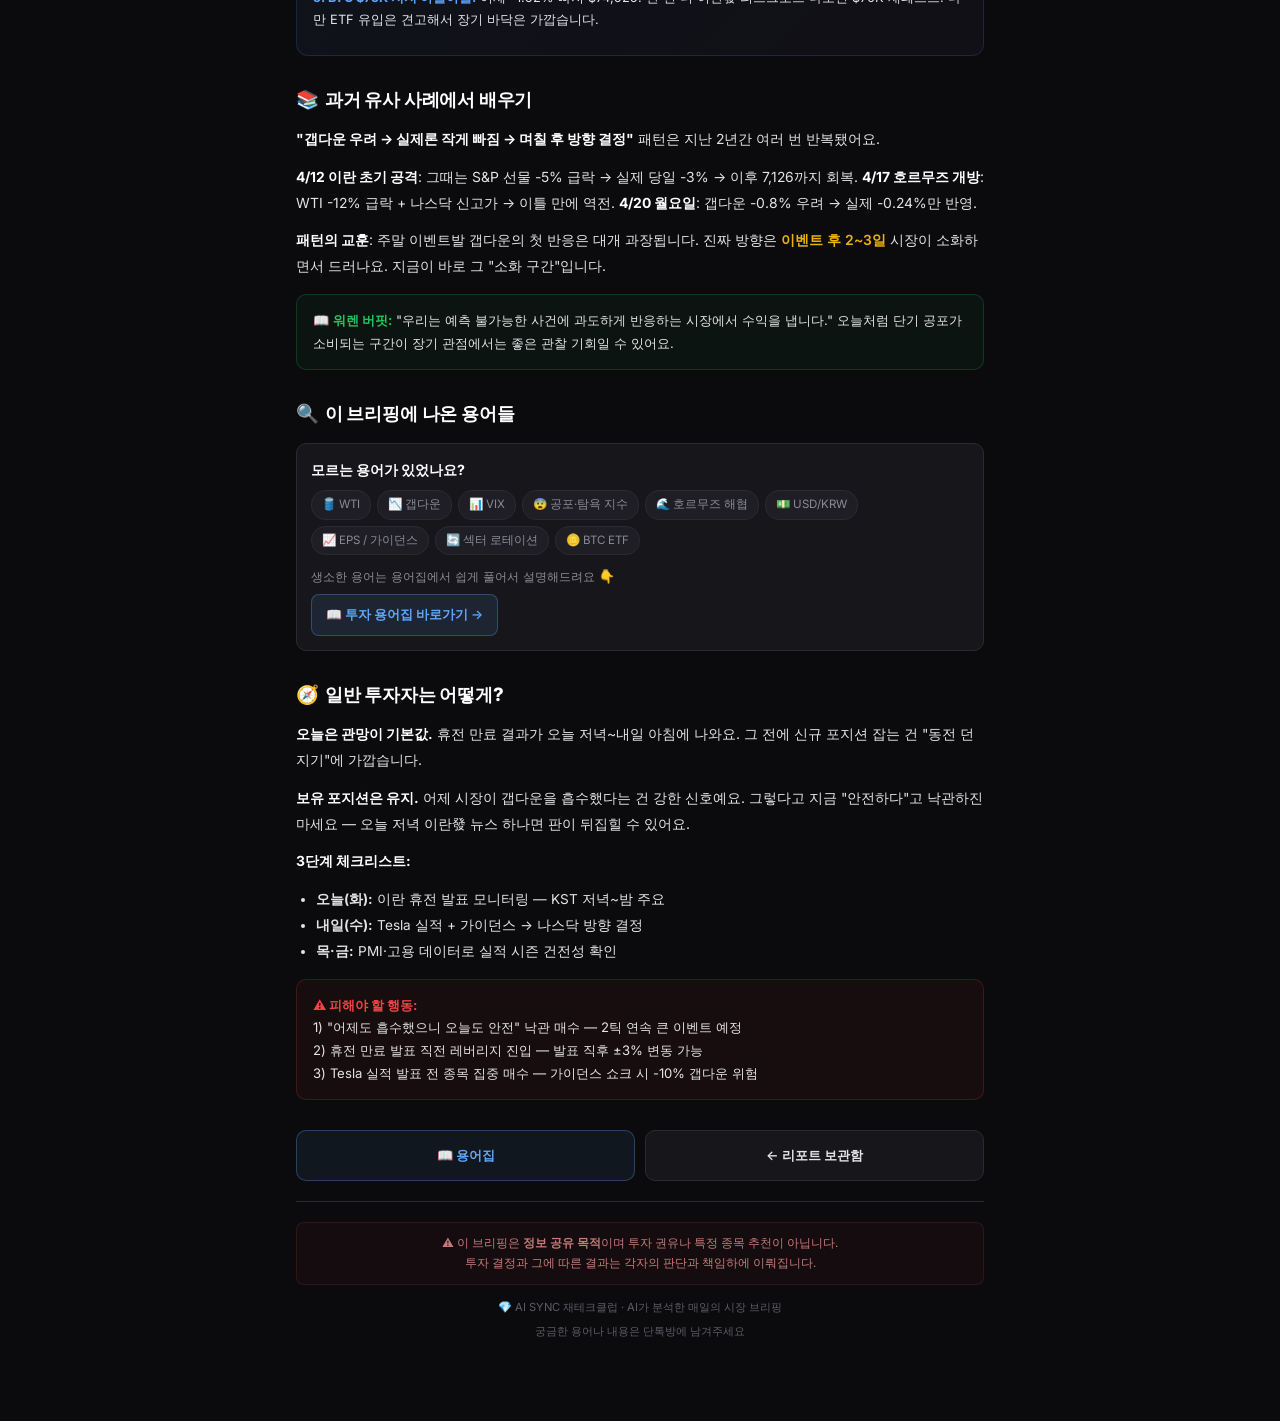
<file: briefing-2026-04-21.html>
<!DOCTYPE html>
<html lang="ko">
<head>
<meta charset="UTF-8">
<meta name="viewport" content="width=device-width, initial-scale=1.0">
<title>4/21 시장 브리핑 — 갭다운 공포 증발, 오늘 휴전 만료 · 내일 Tesla</title>
<meta property="og:title" content="4/21 시장 브리핑 — 갭다운 공포 증발, 오늘 휴전 만료 · 내일 Tesla">
<meta property="og:description" content="어제 이란發 갭다운 우려는 하루 만에 거의 흡수. 오늘 미-이란 2주 휴전 만료, 내일 Tesla 실적 — 이번 주 최대 변곡점 24시간 남았습니다.">
<meta property="og:type" content="article">
<meta property="og:url" content="https://aisyncclub.github.io/moneyclub/briefing-2026-04-21.html">
<meta property="og:image" content="https://aisyncclub.github.io/moneyclub/og-image.jpg">
<meta property="og:image:width" content="1200">
<meta property="og:image:height" content="630">
<meta property="og:site_name" content="AI싱크 재테크클럽">
<meta property="og:locale" content="ko_KR">
<meta name="twitter:card" content="summary_large_image">
<meta name="twitter:title" content="4/21 시장 브리핑 — 갭다운 공포 증발, 오늘 휴전 만료 · 내일 Tesla">
<meta name="twitter:description" content="어제 이란發 갭다운 우려는 하루 만에 거의 흡수. 오늘 휴전 만료, 내일 Tesla — 최대 변곡점 24시간 남음.">
<meta name="twitter:image" content="https://aisyncclub.github.io/moneyclub/og-image.jpg">
<link href="https://fonts.googleapis.com/css2?family=Inter:wght@300;400;500;600;700;800;900&display=swap" rel="stylesheet">
<style>
:root {
  --bg:#0b0b0d; --s:#17171b; --s2:#1e1e24; --bd:#2a2a32;
  --t:#e4e4e7; --td:#8b8b96; --tm:#5c5c66;
  --up:#22c55e; --dn:#ef4444; --w:#eab308;
  --blue:#60a5fa; --purple:#a78bfa; --orange:#fb923c;
}
*{box-sizing:border-box;margin:0;padding:0}
body{font-family:'Inter',-apple-system,sans-serif;background:var(--bg);color:var(--t);line-height:1.7;min-height:100vh}
.ctr{max-width:720px;margin:0 auto;padding:20px 16px 80px}

.back-link{display:inline-flex;align-items:center;gap:6px;font-size:0.78rem;color:var(--td);text-decoration:none;margin-bottom:16px;padding:6px 12px;background:var(--s);border:1px solid var(--bd);border-radius:6px}
.back-link:hover{color:var(--t);border-color:#555}

.art-meta{display:flex;gap:8px;align-items:center;margin-bottom:12px;flex-wrap:wrap}
.meta-date{font-size:0.75rem;color:var(--td);font-weight:600}
.meta-badge{font-size:0.62rem;font-weight:700;padding:3px 8px;border-radius:4px;background:rgba(234,179,8,0.15);color:var(--w)}

h1.art-title{font-size:1.8rem;font-weight:900;color:#fff;line-height:1.3;letter-spacing:-0.02em;margin-bottom:12px}
.art-lead{font-size:0.95rem;color:var(--td);line-height:1.8;padding:14px 16px;background:var(--s);border-left:3px solid var(--w);border-radius:0 8px 8px 0;margin-bottom:24px}

.dash{display:grid;grid-template-columns:repeat(3,1fr);gap:8px;margin:20px 0}
.dcard{background:var(--s);border:1px solid var(--bd);border-radius:10px;padding:12px}
.dcard.up{border-color:rgba(34,197,94,0.3)}
.dcard.dn{border-color:rgba(239,68,68,0.3)}
.dcard.wr{border-color:rgba(234,179,8,0.3)}
.dc-label{font-size:0.65rem;color:var(--tm);margin-bottom:4px;font-weight:600;letter-spacing:0.05em;text-transform:uppercase}
.dc-val{font-size:1.05rem;font-weight:800;color:#fff}
.dc-sub{font-size:0.68rem;margin-top:3px}
.dcard.up .dc-sub{color:var(--up)}
.dcard.dn .dc-sub{color:var(--dn)}
.dcard.wr .dc-sub{color:var(--w)}

.sec{margin:28px 0}
.sec h2{font-size:1.15rem;font-weight:800;color:#fff;margin-bottom:12px;letter-spacing:-0.01em}
.sec h2 .icon{margin-right:6px}
.sec p{font-size:0.87rem;color:var(--t);line-height:1.85;margin-bottom:12px}
.sec p strong{color:#fff;font-weight:700}
.sec p .hl-up{color:var(--up);font-weight:600}
.sec p .hl-dn{color:var(--dn);font-weight:600}
.sec p .hl-wr{color:var(--w);font-weight:600}

.timeline{background:var(--s);border:1px solid var(--bd);border-radius:12px;padding:16px;margin:14px 0}
.tl-item{display:flex;gap:12px;padding:10px 0;border-bottom:1px solid var(--bd)}
.tl-item:last-child{border-bottom:none}
.tl-date{flex-shrink:0;font-size:0.72rem;font-weight:700;color:var(--tm);width:60px;padding-top:2px}
.tl-body{flex:1}
.tl-title{font-size:0.84rem;font-weight:700;color:#fff;margin-bottom:2px}
.tl-desc{font-size:0.76rem;color:var(--td);line-height:1.7}
.tl-item.red .tl-date{color:var(--dn)}
.tl-item.green .tl-date{color:var(--up)}
.tl-item.yellow .tl-date{color:var(--w)}

.scenarios{display:grid;gap:10px;margin:14px 0}
.scn{background:var(--s);border:1px solid var(--bd);border-radius:10px;padding:14px;border-left:3px solid}
.scn.a{border-left-color:var(--up)}
.scn.b{border-left-color:var(--w)}
.scn.c{border-left-color:var(--dn)}
.scn-head{display:flex;align-items:center;justify-content:space-between;margin-bottom:6px}
.scn-title{font-size:0.88rem;font-weight:700;color:#fff}
.scn-prob{font-size:0.72rem;font-weight:600;padding:2px 8px;border-radius:10px}
.scn.a .scn-prob{background:rgba(34,197,94,0.15);color:var(--up)}
.scn.b .scn-prob{background:rgba(234,179,8,0.15);color:var(--w)}
.scn.c .scn-prob{background:rgba(239,68,68,0.15);color:var(--dn)}
.scn-desc{font-size:0.78rem;color:var(--td);line-height:1.7}

.cal{background:var(--s);border:1px solid var(--bd);border-radius:12px;padding:4px;margin:14px 0}
.cal-row{display:flex;gap:10px;padding:11px 12px;border-bottom:1px solid var(--bd);align-items:center}
.cal-row:last-child{border-bottom:none}
.cal-day{flex-shrink:0;width:56px;font-size:0.72rem;font-weight:700;color:var(--tm)}
.cal-event{flex:1;font-size:0.8rem;color:var(--td);line-height:1.5}
.cal-event strong{color:#fff}
.cal-row.star{background:rgba(234,179,8,0.05)}
.cal-row.star .cal-day{color:var(--w)}

.insights{background:linear-gradient(135deg,rgba(96,165,250,0.06),rgba(167,139,250,0.04));border:1px solid rgba(96,165,250,0.15);border-radius:12px;padding:16px;margin:14px 0}
.insights h3{font-size:0.92rem;font-weight:700;color:var(--blue);margin-bottom:10px}
.insight-item{padding:8px 0;border-bottom:1px dashed rgba(255,255,255,0.08);font-size:0.8rem;color:var(--t);line-height:1.7}
.insight-item:last-child{border-bottom:none}
.insight-item strong{color:var(--blue);font-weight:700}

.gloss-box{background:var(--s);border:1px solid var(--bd);border-radius:10px;padding:14px;margin:14px 0}
.gloss-box h3{font-size:0.88rem;font-weight:700;color:#fff;margin-bottom:8px}
.gloss-box .gloss-terms{display:flex;gap:6px;flex-wrap:wrap;margin:8px 0 10px}
.gloss-term{font-size:0.72rem;padding:4px 10px;background:var(--s2);border:1px solid var(--bd);border-radius:14px;color:var(--td)}
.gloss-link{display:inline-block;margin-top:6px;padding:9px 14px;background:rgba(96,165,250,0.1);border:1px solid rgba(96,165,250,0.3);border-radius:8px;color:var(--blue);font-size:0.8rem;font-weight:600;text-decoration:none}
.gloss-link:hover{background:rgba(96,165,250,0.15)}

.callout{background:rgba(234,179,8,0.05);border:1px solid rgba(234,179,8,0.2);border-radius:10px;padding:14px 16px;margin:14px 0}
.callout strong{color:var(--w)}
.callout.red{background:rgba(239,68,68,0.05);border-color:rgba(239,68,68,0.2)}
.callout.red strong{color:var(--dn)}
.callout.green{background:rgba(34,197,94,0.05);border-color:rgba(34,197,94,0.2)}
.callout.green strong{color:var(--up)}
.callout p{font-size:0.82rem;color:var(--t);line-height:1.75;margin-bottom:0}

.nav-footer{display:flex;gap:10px;margin:30px 0 16px}
.nav-btn{flex:1;padding:13px;text-align:center;background:var(--s);border:1px solid var(--bd);border-radius:10px;color:var(--t);text-decoration:none;font-size:0.82rem;font-weight:600;transition:all 0.15s}
.nav-btn:hover{border-color:#555;background:var(--s2)}
.nav-btn.primary{background:rgba(96,165,250,0.08);border-color:rgba(96,165,250,0.3);color:var(--blue)}

.footer{text-align:center;font-size:0.7rem;color:var(--tm);padding-top:20px;border-top:1px solid var(--bd);line-height:1.8;margin-top:20px}
.footer .disclaimer{padding:10px 14px;background:rgba(239,68,68,0.04);border:1px solid rgba(239,68,68,0.15);border-radius:8px;color:#c87a7a;margin-bottom:12px;font-size:0.72rem}
</style>
</head>
<body>
<div class="ctr">

  <a class="back-link" href="index.html">← 재테크클럽</a>

  <div class="art-meta">
    <span class="meta-date">2026년 4월 21일 화요일</span>
    <span class="meta-badge">⏰ 휴전 만료 D-day</span>
  </div>

  <h1 class="art-title">갭다운 공포 증발, 오늘 진짜 분수령 — 휴전 만료 &amp; 내일 Tesla</h1>

  <div class="art-lead">
    <strong>한 줄 요약.</strong> 어제 이란 선박 나포로 시장이 -1~2% 갭다운할 줄 알았는데, 뚜껑 열어보니 S&amp;P -0.24% · 나스닥 -0.26%로 <strong>거의 흡수</strong>. 하지만 안심은 이릅니다. 오늘(4/21) <strong>미-이란 2주 휴전 만료</strong>, 내일 저녁 <strong>Tesla 실적</strong> — 이번 주 최대 변곡점이 24시간 안에 들어왔어요.
  </div>

  <div class="dash">
    <div class="dcard dn">
      <div class="dc-label">📊 S&amp;P 500</div>
      <div class="dc-val">7,109.14</div>
      <div class="dc-sub">-0.24% (갭다운 흡수)</div>
    </div>
    <div class="dcard dn">
      <div class="dc-label">💻 NASDAQ</div>
      <div class="dc-val">24,404.39</div>
      <div class="dc-sub">-0.26% (13연승 깨짐)</div>
    </div>
    <div class="dcard wr">
      <div class="dc-label">🛢️ WTI 유가</div>
      <div class="dc-val">$86.70</div>
      <div class="dc-sub">전일 +5.2% 후 횡보</div>
    </div>
    <div class="dcard dn">
      <div class="dc-label">🪙 비트코인</div>
      <div class="dc-val">$74,525</div>
      <div class="dc-sub">-1.52%</div>
    </div>
    <div class="dcard dn">
      <div class="dc-label">😨 코인 F&amp;G</div>
      <div class="dc-val">29</div>
      <div class="dc-sub">Fear · +2 from 어제</div>
    </div>
    <div class="dcard wr">
      <div class="dc-label">💵 USD/KRW</div>
      <div class="dc-val">1,480</div>
      <div class="dc-sub">외국인 매도 부담</div>
    </div>
  </div>

  <!-- SECTION 1 -->
  <div class="sec">
    <h2><span class="icon">📖</span>어제 무슨 일이 있었나?</h2>
    <p>주말 이란 나포 사건으로 월요일 아침엔 "<strong>큰 갭다운 각오해야겠다</strong>"는 분위기였어요. S&amp;P 선물이 -0.8%, 다우 선물이 -452pt로 미리 빠져 있었으니까요.</p>
    <p>그런데 정작 뚜껑을 열어보니 <span class="hl-dn">S&amp;P 500 -0.24%</span>, <span class="hl-dn">나스닥 -0.26%</span>, 다우는 거의 보합. <strong>선물 낙폭의 1/3도 반영되지 않은 수준</strong>이에요. 장중에 WTI는 +5.2%($88.8)까지 튀었는데도 주식은 흔들리지 않았어요.</p>
    <p>섹터를 뜯어보면 흥미로워요. <strong>통신·유틸·헬스케어는 하락</strong>했지만 <span class="hl-up">소재·금융·에너지는 상승</span>. 에너지주가 유가 상승을 타고 반등하면서 지수 전체를 방어한 겁니다. 시장이 "이란 위기 → 포트폴리오 재배치"로 이미 대응하고 있다는 신호예요.</p>
    <p>다만 놓치면 안 되는 경보등: <strong>나스닥 13일 연속 상승이 드디어 깨졌어요</strong>. 1992년 이후 가장 긴 연승이었는데 여기서 멈춘 것 — 모멘텀 소진의 첫 신호일 수 있습니다.</p>
  </div>

  <!-- TIMELINE -->
  <div class="sec">
    <h2><span class="icon">📅</span>이번 주 유가 롤러코스터</h2>
    <div class="timeline">
      <div class="tl-item green">
        <div class="tl-date">4/17</div>
        <div class="tl-body">
          <div class="tl-title">이란 "호르무즈 완전 개방" 선언 → WTI -12% ($83.85)</div>
          <div class="tl-desc">2주 휴전 분위기, 나스닥 12연속 상승, S&amp;P 7,041 신고가</div>
        </div>
      </div>
      <div class="tl-item red">
        <div class="tl-date">4/19</div>
        <div class="tl-body">
          <div class="tl-title">이란 탱커 공격 + 미 해군 TOUSKA 나포</div>
          <div class="tl-desc">주말 이틀 만에 완전 역전, WTI +7% 급반등</div>
        </div>
      </div>
      <div class="tl-item yellow">
        <div class="tl-date">4/20</div>
        <div class="tl-body">
          <div class="tl-title">예상보다 약한 반응 — 주식 -0.2%만 빠짐</div>
          <div class="tl-desc">시장이 이란 헤드라인에 내성 생김, 하지만 나스닥 13연승 깨짐</div>
        </div>
      </div>
      <div class="tl-item red">
        <div class="tl-date">4/21</div>
        <div class="tl-body">
          <div class="tl-title">오늘 — 미-이란 2주 휴전 만료 (4/8 파키스탄 중재 시작)</div>
          <div class="tl-desc">연장 or 결렬 여부가 오늘 밤~내일 아침 결정</div>
        </div>
      </div>
    </div>
  </div>

  <!-- SECTION 3 -->
  <div class="sec">
    <h2><span class="icon">🤔</span>오늘 왜 중요한가?</h2>
    <p>시장이 지난 2주를 버틴 핵심 이유는 <strong>"파키스탄 중재 2주 휴전"</strong>이었어요. 이 시한이 바로 오늘(4/21) 만료됩니다.</p>
    <p>세 가지 길 중 하나:</p>
    <p><strong>1️⃣ 연장 합의</strong> — 가장 평온한 시나리오. WTI $80대 복귀, 주식 안도 랠리.<br>
    <strong>2️⃣ 애매한 중간 상태</strong> — 공식 연장은 없지만 큰 사건도 없음. WTI $85~90 박스, 주식 관망.<br>
    <strong>3️⃣ 결렬·추가 도발</strong> — 이란이 또 탱커 공격하거나 호르무즈 완전 봉쇄 선언. WTI $95~100 급등, 주식 -3~5%.</p>
    <p>폴리마켓 예측시장은 <span class="hl-up">5/31까지 호르무즈 정상화 확률 70.5%</span>로 낙관적이지만, 오늘 내일의 단기 변동성은 피하기 어려워요.</p>

    <div class="callout">
      <p><strong>⚡ 핵심 체크포인트:</strong> 오늘 KST 기준 저녁~밤에 이란 측 공식 발표가 나올 가능성이 높습니다. 미국장 개장 전(KST 22:30) 전에 방향이 잡히면 내일 아침 증시 출발에 바로 반영돼요.</p>
    </div>
  </div>

  <!-- CALENDAR -->
  <div class="sec">
    <h2><span class="icon">📌</span>이번 주 핵심 일정</h2>
    <div class="cal">
      <div class="cal-row star">
        <div class="cal-day">⭐ 화 4/21</div>
        <div class="cal-event"><strong>오늘</strong> — 미-이란 휴전 만료 · GE · UnitedHealth 실적 · ADP 고용</div>
      </div>
      <div class="cal-row star">
        <div class="cal-day">⭐ 수 4/22</div>
        <div class="cal-event"><strong>Tesla 실적</strong> (장 마감 후) — EPS $0.37 예상, 매출 $22.71B<br>ServiceNow · IBM · Boeing · TXN · Lam Research</div>
      </div>
      <div class="cal-row">
        <div class="cal-day">목 4/23</div>
        <div class="cal-event">초기실업수당 · PMI 예비치 · 기존주택판매</div>
      </div>
      <div class="cal-row">
        <div class="cal-day">금 4/24</div>
        <div class="cal-event">신규주택판매 · 소비자심리지수 확정치 · 내구재 주문</div>
      </div>
    </div>
    <p>이틀 연속 별표입니다. <strong>오늘은 지정학, 내일은 AI·자동차 실적</strong> — 완전히 다른 성격의 두 이벤트가 연달아 터져요.</p>
  </div>

  <!-- SECTION 4: TESLA -->
  <div class="sec">
    <h2><span class="icon">🚗</span>내일 Tesla 실적, 핵심 3가지</h2>
    <p><strong>1. 납품 미달은 이미 확정.</strong> Q1 납품 358,023대 — 시장 예상(365,645대) 대비 <span class="hl-dn">-2.1% 미달</span>. 재고 50,363대 초과. 이건 이미 <strong>주가에 반영된 재료</strong>라 실적 발표 자체의 서프라이즈는 제한적.</p>
    <p><strong>2. 진짜 관전 포인트는 Robotaxi.</strong> Austin에서 감독자 없이 Model Y 31대가 $4.20 요금으로 운영 중, 4월 중순 Dallas·Houston 확장. <strong>Cybercab 양산이 바로 이번 달 시작</strong>한다고 공식화된 상황. 이 코멘터리 톤이 "자동차 회사 + AI 옵션"으로 남을지, "AI 회사 + 자동차 옵션"으로 재평가받을지 결정합니다.</p>
    <p><strong>3. 가이던스가 전부.</strong> 애널리스트 보수 추정치는 EPS $0.30, 매출 $21.52B — 컨센서스 대비 -20.6% 미스 예상도 있어요. 실적 수치보다 <span class="hl-wr">"하반기 배터리·FSD 마진 전망"</span>과 <span class="hl-wr">"Cybercab 생산 목표"</span>가 주가를 움직입니다.</p>

    <div class="callout green">
      <p>💡 <strong>역발상 포인트:</strong> Tesla는 실적 미스 선반영 + 주가 $400대 회복 중. 수치가 그냥 "기대보다 덜 나쁨"이어도 반등 가능. 반대로 Robotaxi 회의론이 나오면 $350대 재테스트 위험.</p>
    </div>
  </div>

  <!-- SCENARIOS -->
  <div class="sec">
    <h2><span class="icon">🎯</span>이번 주 시나리오 (오늘~금요일)</h2>

    <div class="scenarios">
      <div class="scn a">
        <div class="scn-head">
          <span class="scn-title">🟢 A: 휴전 연장 + Tesla 서프라이즈</span>
          <span class="scn-prob">확률 25%</span>
        </div>
        <div class="scn-desc">
          이란이 오늘 협상 테이블 복귀 → WTI $80대 회귀 → 안도 랠리<br>
          Tesla 가이던스 긍정적 + Robotaxi 확장 구체화<br>
          <strong style="color:var(--up);">→ 나스닥 +2~3%, S&amp;P 7,200 돌파 가능</strong>
        </div>
      </div>

      <div class="scn b">
        <div class="scn-head">
          <span class="scn-title">🟡 B: 교착 + Tesla 혼합</span>
          <span class="scn-prob">확률 50%</span>
        </div>
        <div class="scn-desc">
          공식 연장은 없지만 큰 사건도 없음 → WTI $85~90 박스<br>
          Tesla 수치는 미스지만 Robotaxi 내러티브로 방어<br>
          <strong style="color:var(--w);">→ S&amp;P 7,050~7,150 박스권, 어제와 비슷한 흐름</strong>
        </div>
      </div>

      <div class="scn c">
        <div class="scn-head">
          <span class="scn-title">🔴 C: 결렬 + Tesla 쇼크</span>
          <span class="scn-prob">확률 25%</span>
        </div>
        <div class="scn-desc">
          이란 추가 도발 or 호르무즈 재봉쇄 + Tesla 가이던스 쇼크<br>
          WTI $95~100, VIX 25+, BTC $70K 재테스트<br>
          <strong style="color:var(--dn);">→ S&amp;P -3~5% 조정, 주간 변곡 시작</strong>
        </div>
      </div>
    </div>
  </div>

  <!-- INSIGHTS -->
  <div class="sec">
    <h2><span class="icon">💡</span>오늘의 핵심 인사이트 5가지</h2>
    <div class="insights">
      <h3>📌 "오~" 싶은 포인트</h3>

      <div class="insight-item">
        <strong>1. 시장이 이란 뉴스에 내성 생겼어요.</strong> 4/12 때는 S&amp;P 선물 -5% 급락했는데, 4/20 같은 나포 사건엔 -0.24%만 반영. 반복된 헤드라인은 힘이 약해집니다.
      </div>
      <div class="insight-item">
        <strong>2. 나스닥 13연승 끊긴 건 신호입니다.</strong> 1992년 이후 최장 연승이었어요. 상승 모멘텀 소진 사인 — 앞으로 일주일 변곡점 확률 높음.
      </div>
      <div class="insight-item">
        <strong>3. 섹터 재편 이미 진행 중.</strong> 에너지·금융·소재가 오르고 통신·유틸이 빠졌어요. 시장이 "이란 리스크 → 인플레 + 금리 유지 → 성장주 대신 가치주" 내러티브로 전환 중.
      </div>
      <div class="insight-item">
        <strong>4. USD/KRW 1,480 돌파 임박.</strong> 외국인 한국 주식 매도 지속되면 1,490~1,500 재시도 가능. 원화 자산 비중이 큰 분들은 <span style="color:var(--w);">환헤지 여부 점검</span> 시점.
      </div>
      <div class="insight-item">
        <strong>5. BTC $75K 지지 아슬아슬.</strong> 어제 -1.52% 빠져 $74,525. 한 번 더 이란發 리스크오프 나오면 $70K 재테스트. 다만 ETF 유입은 견고해서 장기 바닥은 가깝습니다.
      </div>
    </div>
  </div>

  <!-- HISTORICAL -->
  <div class="sec">
    <h2><span class="icon">📚</span>과거 유사 사례에서 배우기</h2>
    <p><strong>"갭다운 우려 → 실제론 작게 빠짐 → 며칠 후 방향 결정"</strong> 패턴은 지난 2년간 여러 번 반복됐어요.</p>
    <p><strong>4/12 이란 초기 공격</strong>: 그때는 S&amp;P 선물 -5% 급락 → 실제 당일 -3% → 이후 7,126까지 회복. <strong>4/17 호르무즈 개방</strong>: WTI -12% 급락 + 나스닥 신고가 → 이틀 만에 역전. <strong>4/20 월요일</strong>: 갭다운 -0.8% 우려 → 실제 -0.24%만 반영.</p>
    <p><strong>패턴의 교훈</strong>: 주말 이벤트발 갭다운의 첫 반응은 대개 과장됩니다. 진짜 방향은 <span class="hl-wr">이벤트 후 2~3일</span> 시장이 소화하면서 드러나요. 지금이 바로 그 "소화 구간"입니다.</p>

    <div class="callout green">
      <p>📖 <strong>워렌 버핏:</strong> "우리는 예측 불가능한 사건에 과도하게 반응하는 시장에서 수익을 냅니다." 오늘처럼 단기 공포가 소비되는 구간이 장기 관점에서는 좋은 관찰 기회일 수 있어요.</p>
    </div>
  </div>

  <!-- GLOSSARY HELPER -->
  <div class="sec">
    <h2><span class="icon">🔍</span>이 브리핑에 나온 용어들</h2>
    <div class="gloss-box">
      <h3>모르는 용어가 있었나요?</h3>
      <div class="gloss-terms">
        <span class="gloss-term">🛢️ WTI</span>
        <span class="gloss-term">📉 갭다운</span>
        <span class="gloss-term">📊 VIX</span>
        <span class="gloss-term">😨 공포·탐욕 지수</span>
        <span class="gloss-term">🌊 호르무즈 해협</span>
        <span class="gloss-term">💵 USD/KRW</span>
        <span class="gloss-term">📈 EPS / 가이던스</span>
        <span class="gloss-term">🔄 섹터 로테이션</span>
        <span class="gloss-term">🪙 BTC ETF</span>
      </div>
      <p style="font-size:0.78rem;color:var(--td);margin-bottom:0;">생소한 용어는 용어집에서 쉽게 풀어서 설명해드려요 👇</p>
      <a class="gloss-link" href="glossary.html">📖 투자 용어집 바로가기 →</a>
    </div>
  </div>

  <!-- WHAT TO DO -->
  <div class="sec">
    <h2><span class="icon">🧭</span>일반 투자자는 어떻게?</h2>
    <p><strong>오늘은 관망이 기본값.</strong> 휴전 만료 결과가 오늘 저녁~내일 아침에 나와요. 그 전에 신규 포지션 잡는 건 "동전 던지기"에 가깝습니다.</p>
    <p><strong>보유 포지션은 유지.</strong> 어제 시장이 갭다운을 흡수했다는 건 강한 신호예요. 그렇다고 지금 "안전하다"고 낙관하진 마세요 — 오늘 저녁 이란發 뉴스 하나면 판이 뒤집힐 수 있어요.</p>
    <p><strong>3단계 체크리스트:</strong></p>
    <ul style="padding-left:20px;margin:8px 0 14px">
      <li style="font-size:0.85rem;color:var(--t);line-height:1.9"><strong>오늘(화):</strong> 이란 휴전 발표 모니터링 — KST 저녁~밤 주요</li>
      <li style="font-size:0.85rem;color:var(--t);line-height:1.9"><strong>내일(수):</strong> Tesla 실적 + 가이던스 → 나스닥 방향 결정</li>
      <li style="font-size:0.85rem;color:var(--t);line-height:1.9"><strong>목·금:</strong> PMI·고용 데이터로 실적 시즌 건전성 확인</li>
    </ul>

    <div class="callout red">
      <p><strong>⚠️ 피해야 할 행동:</strong><br>1) "어제도 흡수했으니 오늘도 안전" 낙관 매수 — 2틱 연속 큰 이벤트 예정<br>2) 휴전 만료 발표 직전 레버리지 진입 — 발표 직후 ±3% 변동 가능<br>3) Tesla 실적 발표 전 종목 집중 매수 — 가이던스 쇼크 시 -10% 갭다운 위험</p>
    </div>
  </div>

  <div class="nav-footer">
    <a class="nav-btn primary" href="glossary.html">📖 용어집</a>
    <a class="nav-btn" href="index.html">← 리포트 보관함</a>
  </div>

  <div class="footer">
    <div class="disclaimer">
      ⚠️ 이 브리핑은 <strong>정보 공유 목적</strong>이며 투자 권유나 특정 종목 추천이 아닙니다.<br>
      투자 결정과 그에 따른 결과는 각자의 판단과 책임하에 이뤄집니다.
    </div>
    <p>💎 AI SYNC 재테크클럽 · AI가 분석한 매일의 시장 브리핑</p>
    <p style="margin-top:4px;">궁금한 용어나 내용은 단톡방에 남겨주세요</p>
  </div>

</div>
</body>
</html>
</file>
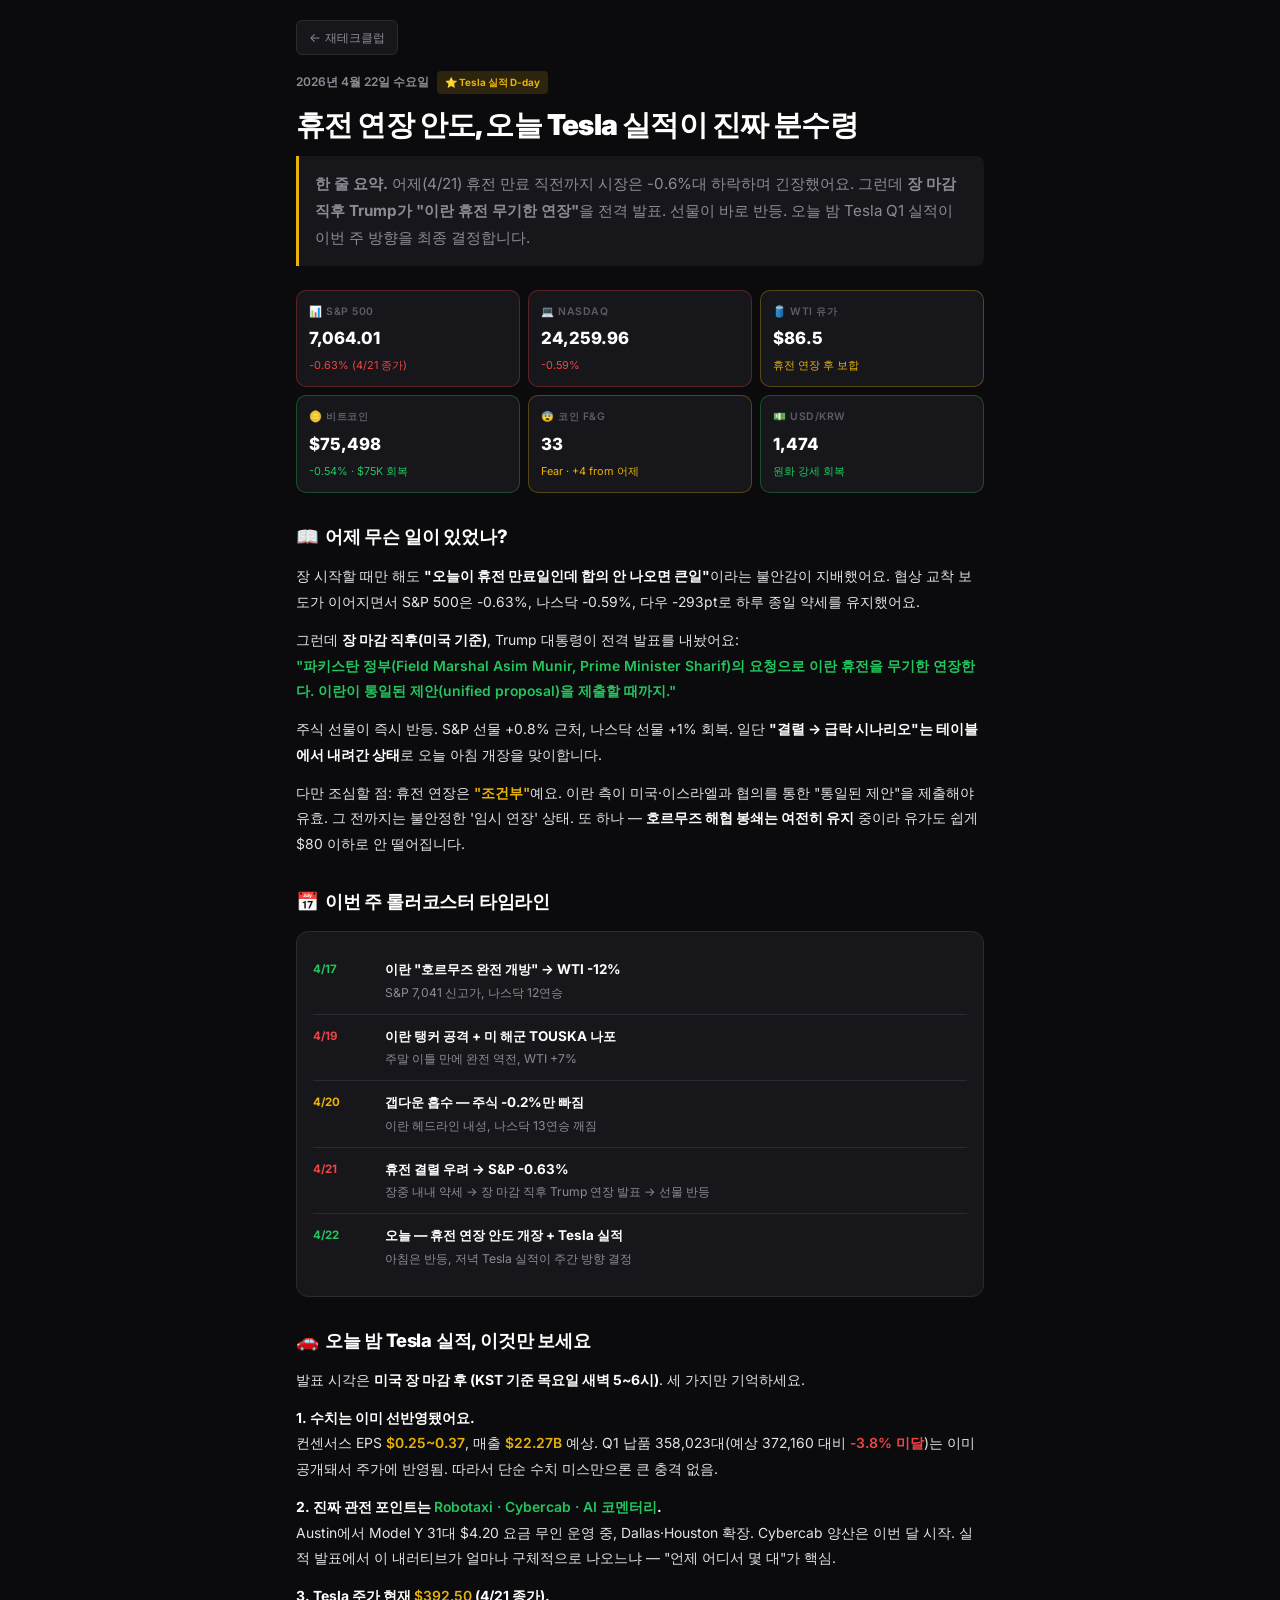
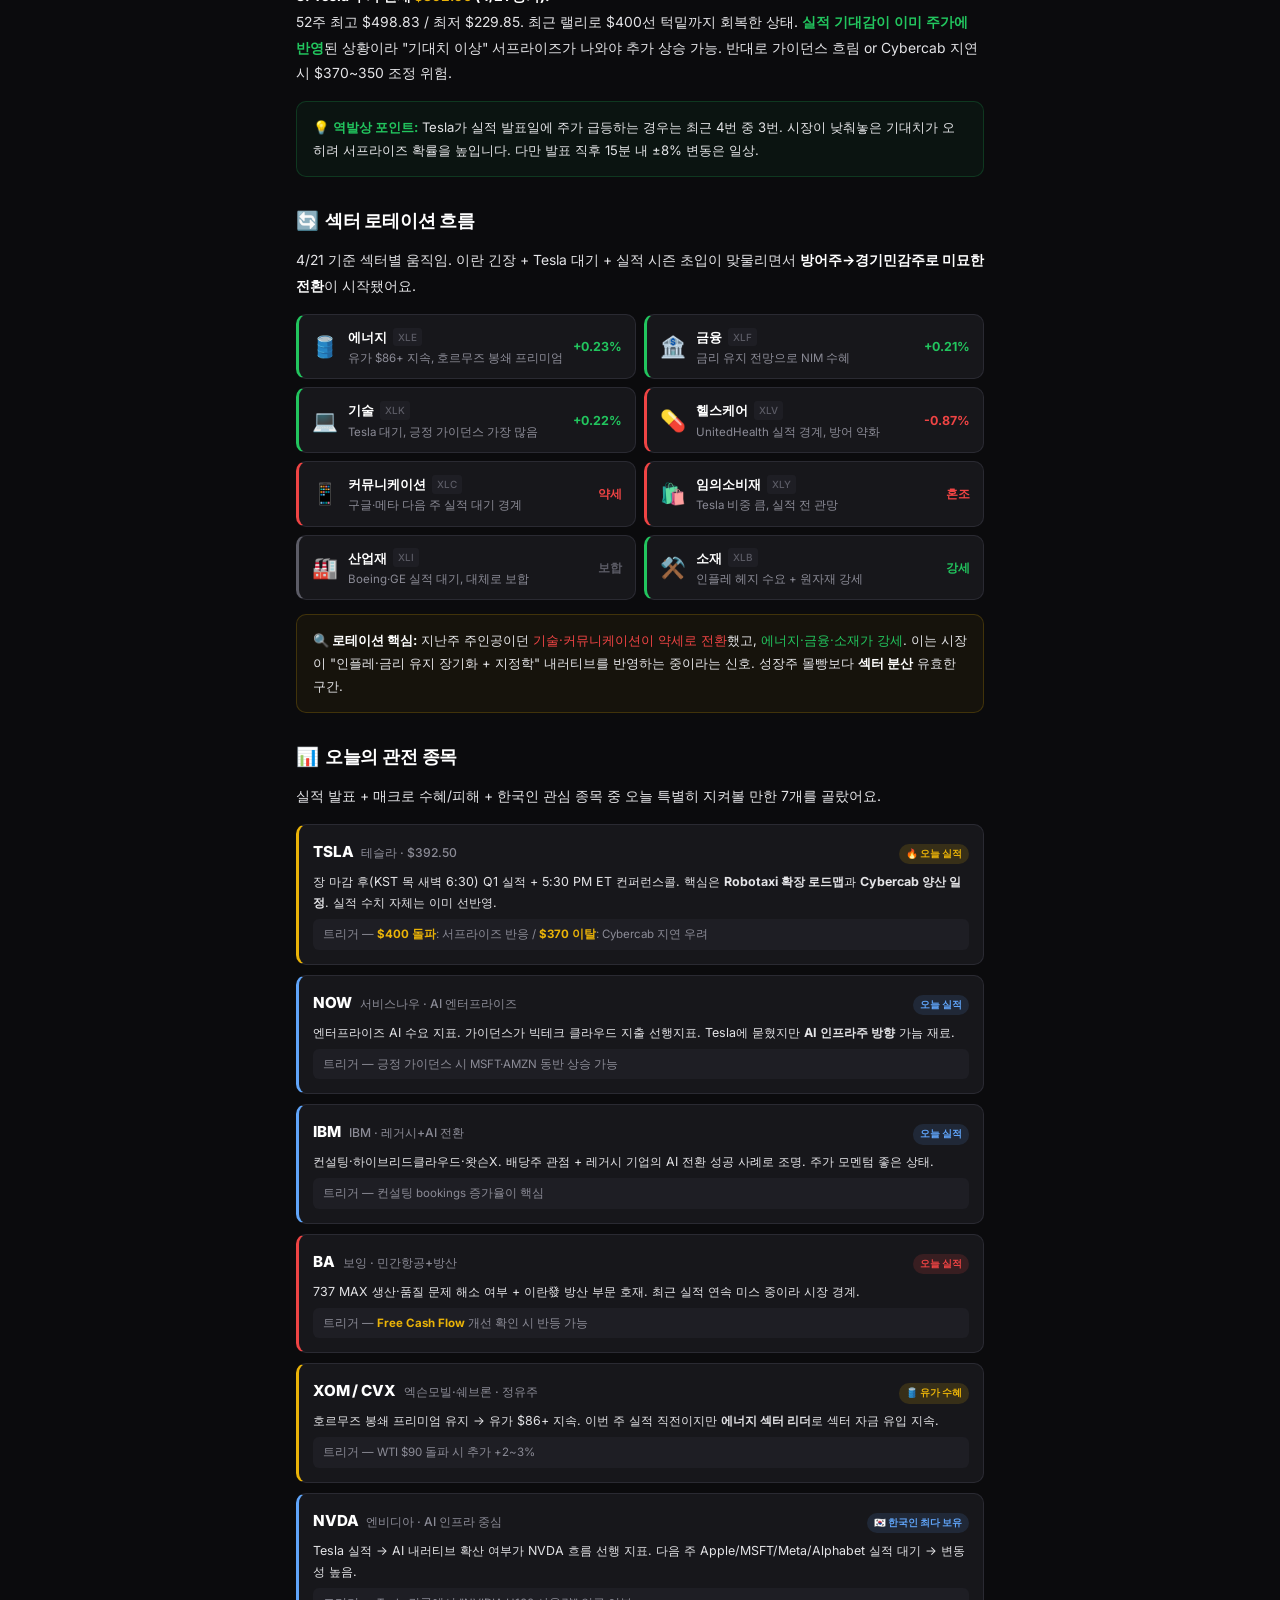
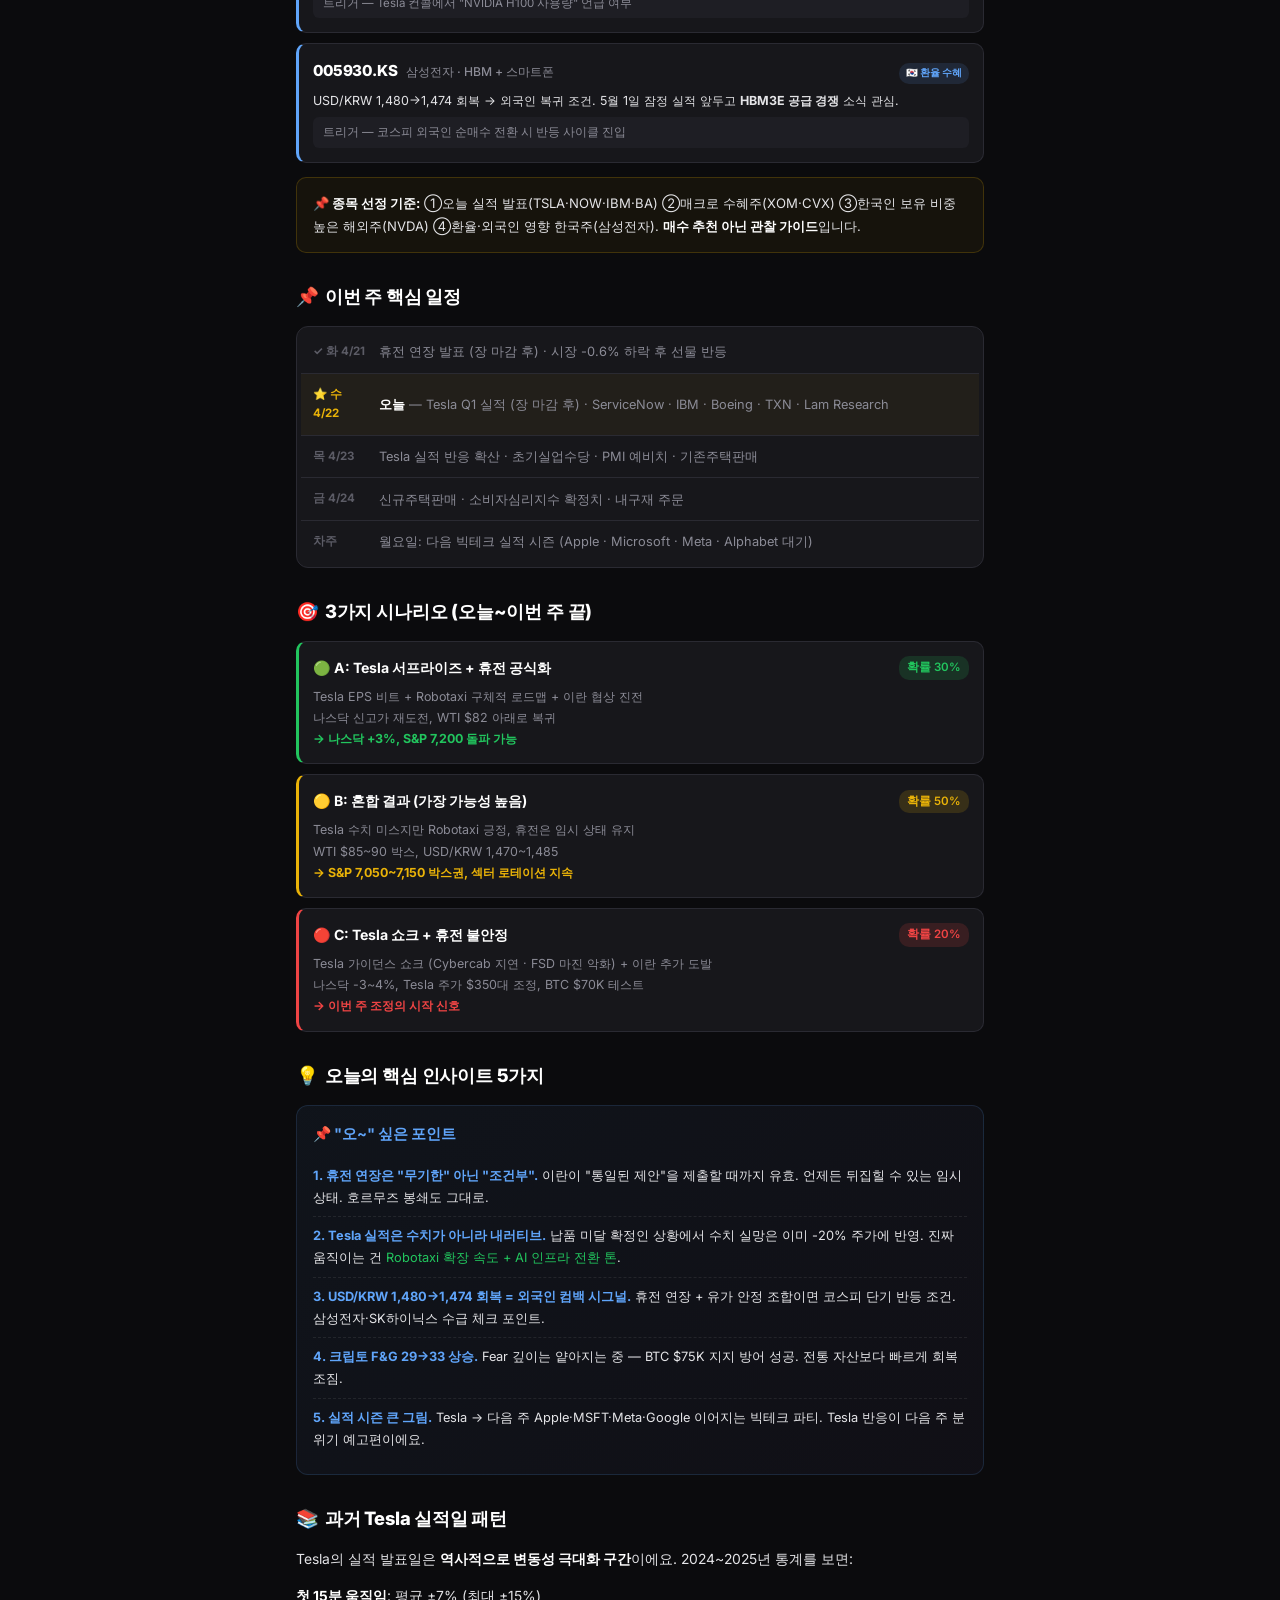
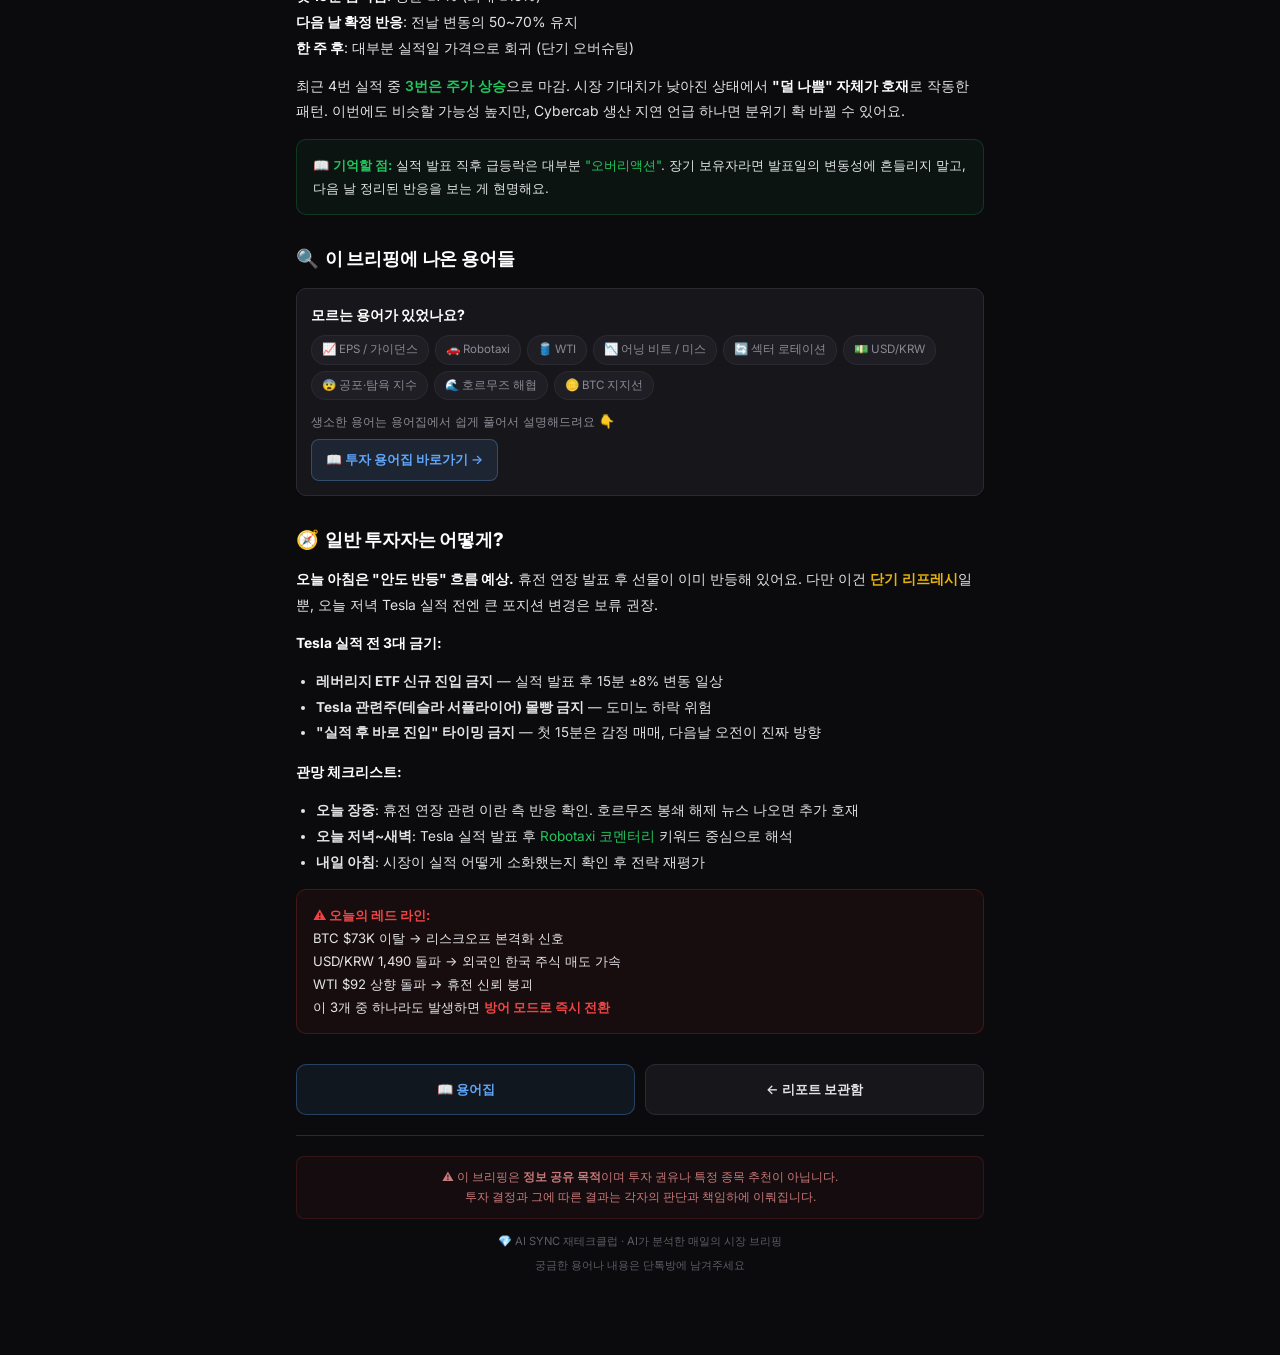
<file: briefing-2026-04-22.html>
<!DOCTYPE html>
<html lang="ko">
<head>
<meta charset="UTF-8">
<meta name="viewport" content="width=device-width, initial-scale=1.0">
<title>4/22 시장 브리핑 — 휴전 연장 안도, 오늘 Tesla 실적이 진짜 분수령</title>
<meta property="og:title" content="4/22 시장 브리핑 — 휴전 연장 안도, 오늘 Tesla 실적이 진짜 분수령">
<meta property="og:description" content="4/21 장 마감 후 Trump가 이란 휴전 무기한 연장 발표. 시장 숨통 트였지만 오늘 저녁 Tesla Q1 실적이 주간 방향 최종 결정합니다.">
<meta property="og:type" content="article">
<meta property="og:url" content="https://aisyncclub.github.io/moneyclub/briefing-2026-04-22.html">
<meta property="og:image" content="https://aisyncclub.github.io/moneyclub/og-image.jpg">
<meta property="og:image:width" content="1200">
<meta property="og:image:height" content="630">
<meta property="og:site_name" content="AI싱크 재테크클럽">
<meta property="og:locale" content="ko_KR">
<meta name="twitter:card" content="summary_large_image">
<meta name="twitter:title" content="4/22 시장 브리핑 — 휴전 연장 안도, 오늘 Tesla 실적이 진짜 분수령">
<meta name="twitter:description" content="휴전 연장으로 시장 숨통. 오늘 저녁 Tesla Q1 실적이 주간 방향 최종 결정.">
<meta name="twitter:image" content="https://aisyncclub.github.io/moneyclub/og-image.jpg">
<link href="https://fonts.googleapis.com/css2?family=Inter:wght@300;400;500;600;700;800;900&display=swap" rel="stylesheet">
<style>
:root {
  --bg:#0b0b0d; --s:#17171b; --s2:#1e1e24; --bd:#2a2a32;
  --t:#e4e4e7; --td:#8b8b96; --tm:#5c5c66;
  --up:#22c55e; --dn:#ef4444; --w:#eab308;
  --blue:#60a5fa; --purple:#a78bfa; --orange:#fb923c;
}
*{box-sizing:border-box;margin:0;padding:0}
body{font-family:'Inter',-apple-system,sans-serif;background:var(--bg);color:var(--t);line-height:1.7;min-height:100vh}
.ctr{max-width:720px;margin:0 auto;padding:20px 16px 80px}

.back-link{display:inline-flex;align-items:center;gap:6px;font-size:0.78rem;color:var(--td);text-decoration:none;margin-bottom:16px;padding:6px 12px;background:var(--s);border:1px solid var(--bd);border-radius:6px}
.back-link:hover{color:var(--t);border-color:#555}

.art-meta{display:flex;gap:8px;align-items:center;margin-bottom:12px;flex-wrap:wrap}
.meta-date{font-size:0.75rem;color:var(--td);font-weight:600}
.meta-badge{font-size:0.62rem;font-weight:700;padding:3px 8px;border-radius:4px;background:rgba(234,179,8,0.15);color:var(--w)}

h1.art-title{font-size:1.8rem;font-weight:900;color:#fff;line-height:1.3;letter-spacing:-0.02em;margin-bottom:12px}
.art-lead{font-size:0.95rem;color:var(--td);line-height:1.8;padding:14px 16px;background:var(--s);border-left:3px solid var(--w);border-radius:0 8px 8px 0;margin-bottom:24px}

.dash{display:grid;grid-template-columns:repeat(3,1fr);gap:8px;margin:20px 0}
.dcard{background:var(--s);border:1px solid var(--bd);border-radius:10px;padding:12px}
.dcard.up{border-color:rgba(34,197,94,0.3)}
.dcard.dn{border-color:rgba(239,68,68,0.3)}
.dcard.wr{border-color:rgba(234,179,8,0.3)}
.dc-label{font-size:0.65rem;color:var(--tm);margin-bottom:4px;font-weight:600;letter-spacing:0.05em;text-transform:uppercase}
.dc-val{font-size:1.05rem;font-weight:800;color:#fff}
.dc-sub{font-size:0.68rem;margin-top:3px}
.dcard.up .dc-sub{color:var(--up)}
.dcard.dn .dc-sub{color:var(--dn)}
.dcard.wr .dc-sub{color:var(--w)}

.sec{margin:28px 0}
.sec h2{font-size:1.15rem;font-weight:800;color:#fff;margin-bottom:12px;letter-spacing:-0.01em}
.sec h2 .icon{margin-right:6px}
.sec p{font-size:0.87rem;color:var(--t);line-height:1.85;margin-bottom:12px}
.sec p strong{color:#fff;font-weight:700}
.sec p .hl-up{color:var(--up);font-weight:600}
.sec p .hl-dn{color:var(--dn);font-weight:600}
.sec p .hl-wr{color:var(--w);font-weight:600}

.timeline{background:var(--s);border:1px solid var(--bd);border-radius:12px;padding:16px;margin:14px 0}
.tl-item{display:flex;gap:12px;padding:10px 0;border-bottom:1px solid var(--bd)}
.tl-item:last-child{border-bottom:none}
.tl-date{flex-shrink:0;font-size:0.72rem;font-weight:700;color:var(--tm);width:60px;padding-top:2px}
.tl-body{flex:1}
.tl-title{font-size:0.84rem;font-weight:700;color:#fff;margin-bottom:2px}
.tl-desc{font-size:0.76rem;color:var(--td);line-height:1.7}
.tl-item.red .tl-date{color:var(--dn)}
.tl-item.green .tl-date{color:var(--up)}
.tl-item.yellow .tl-date{color:var(--w)}

.scenarios{display:grid;gap:10px;margin:14px 0}
.scn{background:var(--s);border:1px solid var(--bd);border-radius:10px;padding:14px;border-left:3px solid}
.scn.a{border-left-color:var(--up)}
.scn.b{border-left-color:var(--w)}
.scn.c{border-left-color:var(--dn)}
.scn-head{display:flex;align-items:center;justify-content:space-between;margin-bottom:6px}
.scn-title{font-size:0.88rem;font-weight:700;color:#fff}
.scn-prob{font-size:0.72rem;font-weight:600;padding:2px 8px;border-radius:10px}
.scn.a .scn-prob{background:rgba(34,197,94,0.15);color:var(--up)}
.scn.b .scn-prob{background:rgba(234,179,8,0.15);color:var(--w)}
.scn.c .scn-prob{background:rgba(239,68,68,0.15);color:var(--dn)}
.scn-desc{font-size:0.78rem;color:var(--td);line-height:1.7}

/* Sector table */
.sector-grid{display:grid;grid-template-columns:1fr 1fr;gap:8px;margin:14px 0}
@media(max-width:560px){.sector-grid{grid-template-columns:1fr}}
.sec-card{display:flex;align-items:center;gap:10px;padding:11px 13px;background:var(--s);border:1px solid var(--bd);border-radius:10px;border-left:3px solid}
.sec-card.up{border-left-color:var(--up)}
.sec-card.dn{border-left-color:var(--dn)}
.sec-card.flat{border-left-color:var(--tm)}
.sec-icon{font-size:1.3rem;flex-shrink:0}
.sec-body{flex:1;min-width:0}
.sec-name{font-size:0.82rem;font-weight:700;color:#fff;display:flex;align-items:center;gap:6px}
.sec-ticker{font-size:0.62rem;color:var(--tm);font-weight:500;background:var(--s2);padding:1px 5px;border-radius:3px}
.sec-note{font-size:0.72rem;color:var(--td);margin-top:2px;line-height:1.5}
.sec-pct{font-size:0.78rem;font-weight:700;flex-shrink:0}
.sec-card.up .sec-pct{color:var(--up)}
.sec-card.dn .sec-pct{color:var(--dn)}
.sec-card.flat .sec-pct{color:var(--tm)}

/* Watchlist cards */
.watch-list{display:grid;gap:10px;margin:14px 0}
.watch-card{background:var(--s);border:1px solid var(--bd);border-radius:10px;padding:14px;border-left:3px solid var(--blue)}
.watch-card.hot{border-left-color:var(--w)}
.watch-card.risk{border-left-color:var(--dn)}
.watch-top{display:flex;align-items:baseline;gap:8px;margin-bottom:6px;flex-wrap:wrap}
.watch-ticker{font-size:0.95rem;font-weight:800;color:#fff;letter-spacing:-0.01em}
.watch-name{font-size:0.76rem;color:var(--td);font-weight:500}
.watch-tag{font-size:0.6rem;font-weight:700;padding:2px 7px;border-radius:10px;background:rgba(96,165,250,0.12);color:var(--blue);margin-left:auto}
.watch-card.hot .watch-tag{background:rgba(234,179,8,0.15);color:var(--w)}
.watch-card.risk .watch-tag{background:rgba(239,68,68,0.15);color:var(--dn)}
.watch-reason{font-size:0.78rem;color:var(--t);line-height:1.7;margin-bottom:6px}
.watch-trigger{font-size:0.72rem;color:var(--td);padding:6px 10px;background:var(--s2);border-radius:6px;line-height:1.6}
.watch-trigger strong{color:var(--w)}

.cal{background:var(--s);border:1px solid var(--bd);border-radius:12px;padding:4px;margin:14px 0}
.cal-row{display:flex;gap:10px;padding:11px 12px;border-bottom:1px solid var(--bd);align-items:center}
.cal-row:last-child{border-bottom:none}
.cal-day{flex-shrink:0;width:56px;font-size:0.72rem;font-weight:700;color:var(--tm)}
.cal-event{flex:1;font-size:0.8rem;color:var(--td);line-height:1.5}
.cal-event strong{color:#fff}
.cal-row.star{background:rgba(234,179,8,0.05)}
.cal-row.star .cal-day{color:var(--w)}

.insights{background:linear-gradient(135deg,rgba(96,165,250,0.06),rgba(167,139,250,0.04));border:1px solid rgba(96,165,250,0.15);border-radius:12px;padding:16px;margin:14px 0}
.insights h3{font-size:0.92rem;font-weight:700;color:var(--blue);margin-bottom:10px}
.insight-item{padding:8px 0;border-bottom:1px dashed rgba(255,255,255,0.08);font-size:0.8rem;color:var(--t);line-height:1.7}
.insight-item:last-child{border-bottom:none}
.insight-item strong{color:var(--blue);font-weight:700}

.gloss-box{background:var(--s);border:1px solid var(--bd);border-radius:10px;padding:14px;margin:14px 0}
.gloss-box h3{font-size:0.88rem;font-weight:700;color:#fff;margin-bottom:8px}
.gloss-box .gloss-terms{display:flex;gap:6px;flex-wrap:wrap;margin:8px 0 10px}
.gloss-term{font-size:0.72rem;padding:4px 10px;background:var(--s2);border:1px solid var(--bd);border-radius:14px;color:var(--td)}
.gloss-link{display:inline-block;margin-top:6px;padding:9px 14px;background:rgba(96,165,250,0.1);border:1px solid rgba(96,165,250,0.3);border-radius:8px;color:var(--blue);font-size:0.8rem;font-weight:600;text-decoration:none}
.gloss-link:hover{background:rgba(96,165,250,0.15)}

.callout{background:rgba(234,179,8,0.05);border:1px solid rgba(234,179,8,0.2);border-radius:10px;padding:14px 16px;margin:14px 0}
.callout strong{color:var(--w)}
.callout.red{background:rgba(239,68,68,0.05);border-color:rgba(239,68,68,0.2)}
.callout.red strong{color:var(--dn)}
.callout.green{background:rgba(34,197,94,0.05);border-color:rgba(34,197,94,0.2)}
.callout.green strong{color:var(--up)}
.callout p{font-size:0.82rem;color:var(--t);line-height:1.75;margin-bottom:0}

.nav-footer{display:flex;gap:10px;margin:30px 0 16px}
.nav-btn{flex:1;padding:13px;text-align:center;background:var(--s);border:1px solid var(--bd);border-radius:10px;color:var(--t);text-decoration:none;font-size:0.82rem;font-weight:600;transition:all 0.15s}
.nav-btn:hover{border-color:#555;background:var(--s2)}
.nav-btn.primary{background:rgba(96,165,250,0.08);border-color:rgba(96,165,250,0.3);color:var(--blue)}

.footer{text-align:center;font-size:0.7rem;color:var(--tm);padding-top:20px;border-top:1px solid var(--bd);line-height:1.8;margin-top:20px}
.footer .disclaimer{padding:10px 14px;background:rgba(239,68,68,0.04);border:1px solid rgba(239,68,68,0.15);border-radius:8px;color:#c87a7a;margin-bottom:12px;font-size:0.72rem}
</style>
</head>
<body>
<div class="ctr">

  <a class="back-link" href="index.html">← 재테크클럽</a>

  <div class="art-meta">
    <span class="meta-date">2026년 4월 22일 수요일</span>
    <span class="meta-badge">⭐ Tesla 실적 D-day</span>
  </div>

  <h1 class="art-title">휴전 연장 안도, 오늘 Tesla 실적이 진짜 분수령</h1>

  <div class="art-lead">
    <strong>한 줄 요약.</strong> 어제(4/21) 휴전 만료 직전까지 시장은 <span class="hl-dn">-0.6%대 하락</span>하며 긴장했어요. 그런데 <strong>장 마감 직후 Trump가 "이란 휴전 무기한 연장"</strong>을 전격 발표. 선물이 바로 반등. 오늘 밤 Tesla Q1 실적이 이번 주 방향을 최종 결정합니다.
  </div>

  <div class="dash">
    <div class="dcard dn">
      <div class="dc-label">📊 S&amp;P 500</div>
      <div class="dc-val">7,064.01</div>
      <div class="dc-sub">-0.63% (4/21 종가)</div>
    </div>
    <div class="dcard dn">
      <div class="dc-label">💻 NASDAQ</div>
      <div class="dc-val">24,259.96</div>
      <div class="dc-sub">-0.59%</div>
    </div>
    <div class="dcard wr">
      <div class="dc-label">🛢️ WTI 유가</div>
      <div class="dc-val">$86.5</div>
      <div class="dc-sub">휴전 연장 후 보합</div>
    </div>
    <div class="dcard up">
      <div class="dc-label">🪙 비트코인</div>
      <div class="dc-val">$75,498</div>
      <div class="dc-sub">-0.54% · $75K 회복</div>
    </div>
    <div class="dcard wr">
      <div class="dc-label">😨 코인 F&amp;G</div>
      <div class="dc-val">33</div>
      <div class="dc-sub">Fear · +4 from 어제</div>
    </div>
    <div class="dcard up">
      <div class="dc-label">💵 USD/KRW</div>
      <div class="dc-val">1,474</div>
      <div class="dc-sub">원화 강세 회복</div>
    </div>
  </div>

  <!-- SECTION 1 -->
  <div class="sec">
    <h2><span class="icon">📖</span>어제 무슨 일이 있었나?</h2>
    <p>장 시작할 때만 해도 <strong>"오늘이 휴전 만료일인데 합의 안 나오면 큰일"</strong>이라는 불안감이 지배했어요. 협상 교착 보도가 이어지면서 S&amp;P 500은 -0.63%, 나스닥 -0.59%, 다우 -293pt로 하루 종일 약세를 유지했어요.</p>
    <p>그런데 <strong>장 마감 직후(미국 기준)</strong>, Trump 대통령이 전격 발표를 내놨어요:<br>
    <span class="hl-up">"파키스탄 정부(Field Marshal Asim Munir, Prime Minister Sharif)의 요청으로 이란 휴전을 무기한 연장한다. 이란이 통일된 제안(unified proposal)을 제출할 때까지."</span></p>
    <p>주식 선물이 즉시 반등. S&amp;P 선물 +0.8% 근처, 나스닥 선물 +1% 회복. 일단 <strong>"결렬 → 급락 시나리오"는 테이블에서 내려간 상태</strong>로 오늘 아침 개장을 맞이합니다.</p>
    <p>다만 조심할 점: 휴전 연장은 <span class="hl-wr">"조건부"</span>예요. 이란 측이 미국·이스라엘과 협의를 통한 "통일된 제안"을 제출해야 유효. 그 전까지는 불안정한 '임시 연장' 상태. 또 하나 — <strong>호르무즈 해협 봉쇄는 여전히 유지</strong> 중이라 유가도 쉽게 $80 이하로 안 떨어집니다.</p>
  </div>

  <!-- TIMELINE -->
  <div class="sec">
    <h2><span class="icon">📅</span>이번 주 롤러코스터 타임라인</h2>
    <div class="timeline">
      <div class="tl-item green">
        <div class="tl-date">4/17</div>
        <div class="tl-body">
          <div class="tl-title">이란 "호르무즈 완전 개방" → WTI -12%</div>
          <div class="tl-desc">S&amp;P 7,041 신고가, 나스닥 12연승</div>
        </div>
      </div>
      <div class="tl-item red">
        <div class="tl-date">4/19</div>
        <div class="tl-body">
          <div class="tl-title">이란 탱커 공격 + 미 해군 TOUSKA 나포</div>
          <div class="tl-desc">주말 이틀 만에 완전 역전, WTI +7%</div>
        </div>
      </div>
      <div class="tl-item yellow">
        <div class="tl-date">4/20</div>
        <div class="tl-body">
          <div class="tl-title">갭다운 흡수 — 주식 -0.2%만 빠짐</div>
          <div class="tl-desc">이란 헤드라인 내성, 나스닥 13연승 깨짐</div>
        </div>
      </div>
      <div class="tl-item red">
        <div class="tl-date">4/21</div>
        <div class="tl-body">
          <div class="tl-title">휴전 결렬 우려 → S&amp;P -0.63%</div>
          <div class="tl-desc">장중 내내 약세 → 장 마감 직후 Trump 연장 발표 → 선물 반등</div>
        </div>
      </div>
      <div class="tl-item green">
        <div class="tl-date">4/22</div>
        <div class="tl-body">
          <div class="tl-title">오늘 — 휴전 연장 안도 개장 + Tesla 실적</div>
          <div class="tl-desc">아침은 반등, 저녁 Tesla 실적이 주간 방향 결정</div>
        </div>
      </div>
    </div>
  </div>

  <!-- SECTION 3 -->
  <div class="sec">
    <h2><span class="icon">🚗</span>오늘 밤 Tesla 실적, 이것만 보세요</h2>
    <p>발표 시각은 <strong>미국 장 마감 후 (KST 기준 목요일 새벽 5~6시)</strong>. 세 가지만 기억하세요.</p>

    <p><strong>1. 수치는 이미 선반영됐어요.</strong><br>
    컨센서스 EPS <span class="hl-wr">$0.25~0.37</span>, 매출 <span class="hl-wr">$22.27B</span> 예상. Q1 납품 358,023대(예상 372,160 대비 <span class="hl-dn">-3.8% 미달</span>)는 이미 공개돼서 주가에 반영됨. 따라서 단순 수치 미스만으론 큰 충격 없음.</p>

    <p><strong>2. 진짜 관전 포인트는 <span class="hl-up">Robotaxi · Cybercab · AI 코멘터리</span>.</strong><br>
    Austin에서 Model Y 31대 $4.20 요금 무인 운영 중, Dallas·Houston 확장. Cybercab 양산은 이번 달 시작. 실적 발표에서 이 내러티브가 얼마나 구체적으로 나오느냐 — "언제 어디서 몇 대"가 핵심.</p>

    <p><strong>3. Tesla 주가 현재 <span class="hl-wr">$392.50</span> (4/21 종가).</strong><br>
    52주 최고 $498.83 / 최저 $229.85. 최근 랠리로 $400선 턱밑까지 회복한 상태. <span class="hl-up">실적 기대감이 이미 주가에 반영</span>된 상황이라 "기대치 이상" 서프라이즈가 나와야 추가 상승 가능. 반대로 가이던스 흐림 or Cybercab 지연 시 $370~350 조정 위험.</p>

    <div class="callout green">
      <p>💡 <strong>역발상 포인트:</strong> Tesla가 실적 발표일에 주가 급등하는 경우는 최근 4번 중 3번. 시장이 낮춰놓은 기대치가 오히려 서프라이즈 확률을 높입니다. 다만 발표 직후 15분 내 ±8% 변동은 일상.</p>
    </div>
  </div>

  <!-- SECTOR ROTATION -->
  <div class="sec">
    <h2><span class="icon">🔄</span>섹터 로테이션 흐름</h2>
    <p>4/21 기준 섹터별 움직임. 이란 긴장 + Tesla 대기 + 실적 시즌 초입이 맞물리면서 <strong>방어주→경기민감주로 미묘한 전환</strong>이 시작됐어요.</p>
    <div class="sector-grid">
      <div class="sec-card up">
        <div class="sec-icon">🛢️</div>
        <div class="sec-body">
          <div class="sec-name">에너지 <span class="sec-ticker">XLE</span></div>
          <div class="sec-note">유가 $86+ 지속, 호르무즈 봉쇄 프리미엄</div>
        </div>
        <div class="sec-pct">+0.23%</div>
      </div>
      <div class="sec-card up">
        <div class="sec-icon">🏦</div>
        <div class="sec-body">
          <div class="sec-name">금융 <span class="sec-ticker">XLF</span></div>
          <div class="sec-note">금리 유지 전망으로 NIM 수혜</div>
        </div>
        <div class="sec-pct">+0.21%</div>
      </div>
      <div class="sec-card up">
        <div class="sec-icon">💻</div>
        <div class="sec-body">
          <div class="sec-name">기술 <span class="sec-ticker">XLK</span></div>
          <div class="sec-note">Tesla 대기, 긍정 가이던스 가장 많음</div>
        </div>
        <div class="sec-pct">+0.22%</div>
      </div>
      <div class="sec-card dn">
        <div class="sec-icon">💊</div>
        <div class="sec-body">
          <div class="sec-name">헬스케어 <span class="sec-ticker">XLV</span></div>
          <div class="sec-note">UnitedHealth 실적 경계, 방어 약화</div>
        </div>
        <div class="sec-pct">-0.87%</div>
      </div>
      <div class="sec-card dn">
        <div class="sec-icon">📱</div>
        <div class="sec-body">
          <div class="sec-name">커뮤니케이션 <span class="sec-ticker">XLC</span></div>
          <div class="sec-note">구글·메타 다음 주 실적 대기 경계</div>
        </div>
        <div class="sec-pct">약세</div>
      </div>
      <div class="sec-card dn">
        <div class="sec-icon">🛍️</div>
        <div class="sec-body">
          <div class="sec-name">임의소비재 <span class="sec-ticker">XLY</span></div>
          <div class="sec-note">Tesla 비중 큼, 실적 전 관망</div>
        </div>
        <div class="sec-pct">혼조</div>
      </div>
      <div class="sec-card flat">
        <div class="sec-icon">🏭</div>
        <div class="sec-body">
          <div class="sec-name">산업재 <span class="sec-ticker">XLI</span></div>
          <div class="sec-note">Boeing·GE 실적 대기, 대체로 보합</div>
        </div>
        <div class="sec-pct">보합</div>
      </div>
      <div class="sec-card up">
        <div class="sec-icon">⚒️</div>
        <div class="sec-body">
          <div class="sec-name">소재 <span class="sec-ticker">XLB</span></div>
          <div class="sec-note">인플레 헤지 수요 + 원자재 강세</div>
        </div>
        <div class="sec-pct">강세</div>
      </div>
    </div>

    <div class="callout">
      <p><strong>🔍 로테이션 핵심:</strong> 지난주 주인공이던 <span style="color:var(--dn);">기술·커뮤니케이션이 약세로 전환</span>했고, <span style="color:var(--up);">에너지·금융·소재가 강세</span>. 이는 시장이 "인플레·금리 유지 장기화 + 지정학" 내러티브를 반영하는 중이라는 신호. 성장주 몰빵보다 <strong>섹터 분산</strong> 유효한 구간.</p>
    </div>
  </div>

  <!-- WATCHLIST -->
  <div class="sec">
    <h2><span class="icon">📊</span>오늘의 관전 종목</h2>
    <p>실적 발표 + 매크로 수혜/피해 + 한국인 관심 종목 중 오늘 특별히 지켜볼 만한 7개를 골랐어요.</p>

    <div class="watch-list">

      <div class="watch-card hot">
        <div class="watch-top">
          <span class="watch-ticker">TSLA</span>
          <span class="watch-name">테슬라 · $392.50</span>
          <span class="watch-tag">🔥 오늘 실적</span>
        </div>
        <div class="watch-reason">장 마감 후(KST 목 새벽 6:30) Q1 실적 + 5:30 PM ET 컨퍼런스콜. 핵심은 <strong>Robotaxi 확장 로드맵</strong>과 <strong>Cybercab 양산 일정</strong>. 실적 수치 자체는 이미 선반영.</div>
        <div class="watch-trigger">트리거 — <strong>$400 돌파</strong>: 서프라이즈 반응 / <strong>$370 이탈</strong>: Cybercab 지연 우려</div>
      </div>

      <div class="watch-card">
        <div class="watch-top">
          <span class="watch-ticker">NOW</span>
          <span class="watch-name">서비스나우 · AI 엔터프라이즈</span>
          <span class="watch-tag">오늘 실적</span>
        </div>
        <div class="watch-reason">엔터프라이즈 AI 수요 지표. 가이던스가 빅테크 클라우드 지출 선행지표. Tesla에 묻혔지만 <strong>AI 인프라주 방향</strong> 가늠 재료.</div>
        <div class="watch-trigger">트리거 — 긍정 가이던스 시 MSFT·AMZN 동반 상승 가능</div>
      </div>

      <div class="watch-card">
        <div class="watch-top">
          <span class="watch-ticker">IBM</span>
          <span class="watch-name">IBM · 레거시+AI 전환</span>
          <span class="watch-tag">오늘 실적</span>
        </div>
        <div class="watch-reason">컨설팅·하이브리드클라우드·왓슨X. 배당주 관점 + 레거시 기업의 AI 전환 성공 사례로 조명. 주가 모멘텀 좋은 상태.</div>
        <div class="watch-trigger">트리거 — 컨설팅 bookings 증가율이 핵심</div>
      </div>

      <div class="watch-card risk">
        <div class="watch-top">
          <span class="watch-ticker">BA</span>
          <span class="watch-name">보잉 · 민간항공+방산</span>
          <span class="watch-tag">오늘 실적</span>
        </div>
        <div class="watch-reason">737 MAX 생산·품질 문제 해소 여부 + 이란發 방산 부문 호재. 최근 실적 연속 미스 중이라 시장 경계.</div>
        <div class="watch-trigger">트리거 — <strong>Free Cash Flow</strong> 개선 확인 시 반등 가능</div>
      </div>

      <div class="watch-card hot">
        <div class="watch-top">
          <span class="watch-ticker">XOM / CVX</span>
          <span class="watch-name">엑슨모빌·쉐브론 · 정유주</span>
          <span class="watch-tag">🛢️ 유가 수혜</span>
        </div>
        <div class="watch-reason">호르무즈 봉쇄 프리미엄 유지 → 유가 $86+ 지속. 이번 주 실적 직전이지만 <strong>에너지 섹터 리더</strong>로 섹터 자금 유입 지속.</div>
        <div class="watch-trigger">트리거 — WTI $90 돌파 시 추가 +2~3%</div>
      </div>

      <div class="watch-card">
        <div class="watch-top">
          <span class="watch-ticker">NVDA</span>
          <span class="watch-name">엔비디아 · AI 인프라 중심</span>
          <span class="watch-tag">🇰🇷 한국인 최다 보유</span>
        </div>
        <div class="watch-reason">Tesla 실적 → AI 내러티브 확산 여부가 NVDA 흐름 선행 지표. 다음 주 Apple/MSFT/Meta/Alphabet 실적 대기 → 변동성 높음.</div>
        <div class="watch-trigger">트리거 — Tesla 컨콜에서 "NVIDIA H100 사용량" 언급 여부</div>
      </div>

      <div class="watch-card">
        <div class="watch-top">
          <span class="watch-ticker">005930.KS</span>
          <span class="watch-name">삼성전자 · HBM + 스마트폰</span>
          <span class="watch-tag">🇰🇷 환율 수혜</span>
        </div>
        <div class="watch-reason">USD/KRW 1,480→1,474 회복 → 외국인 복귀 조건. 5월 1일 잠정 실적 앞두고 <strong>HBM3E 공급 경쟁</strong> 소식 관심.</div>
        <div class="watch-trigger">트리거 — 코스피 외국인 순매수 전환 시 반등 사이클 진입</div>
      </div>

    </div>

    <div class="callout">
      <p><strong>📌 종목 선정 기준:</strong> ①오늘 실적 발표(TSLA·NOW·IBM·BA) ②매크로 수혜주(XOM·CVX) ③한국인 보유 비중 높은 해외주(NVDA) ④환율·외국인 영향 한국주(삼성전자). <strong>매수 추천 아닌 관찰 가이드</strong>입니다.</p>
    </div>
  </div>

  <!-- CALENDAR -->
  <div class="sec">
    <h2><span class="icon">📌</span>이번 주 핵심 일정</h2>
    <div class="cal">
      <div class="cal-row">
        <div class="cal-day">✓ 화 4/21</div>
        <div class="cal-event">휴전 연장 발표 (장 마감 후) · 시장 -0.6% 하락 후 선물 반등</div>
      </div>
      <div class="cal-row star">
        <div class="cal-day">⭐ 수 4/22</div>
        <div class="cal-event"><strong>오늘</strong> — Tesla Q1 실적 (장 마감 후) · ServiceNow · IBM · Boeing · TXN · Lam Research</div>
      </div>
      <div class="cal-row">
        <div class="cal-day">목 4/23</div>
        <div class="cal-event">Tesla 실적 반응 확산 · 초기실업수당 · PMI 예비치 · 기존주택판매</div>
      </div>
      <div class="cal-row">
        <div class="cal-day">금 4/24</div>
        <div class="cal-event">신규주택판매 · 소비자심리지수 확정치 · 내구재 주문</div>
      </div>
      <div class="cal-row">
        <div class="cal-day">차주</div>
        <div class="cal-event">월요일: 다음 빅테크 실적 시즌 (Apple · Microsoft · Meta · Alphabet 대기)</div>
      </div>
    </div>
  </div>

  <!-- SCENARIOS -->
  <div class="sec">
    <h2><span class="icon">🎯</span>3가지 시나리오 (오늘~이번 주 끝)</h2>

    <div class="scenarios">
      <div class="scn a">
        <div class="scn-head">
          <span class="scn-title">🟢 A: Tesla 서프라이즈 + 휴전 공식화</span>
          <span class="scn-prob">확률 30%</span>
        </div>
        <div class="scn-desc">
          Tesla EPS 비트 + Robotaxi 구체적 로드맵 + 이란 협상 진전<br>
          나스닥 신고가 재도전, WTI $82 아래로 복귀<br>
          <strong style="color:var(--up);">→ 나스닥 +3%, S&amp;P 7,200 돌파 가능</strong>
        </div>
      </div>

      <div class="scn b">
        <div class="scn-head">
          <span class="scn-title">🟡 B: 혼합 결과 (가장 가능성 높음)</span>
          <span class="scn-prob">확률 50%</span>
        </div>
        <div class="scn-desc">
          Tesla 수치 미스지만 Robotaxi 긍정, 휴전은 임시 상태 유지<br>
          WTI $85~90 박스, USD/KRW 1,470~1,485<br>
          <strong style="color:var(--w);">→ S&amp;P 7,050~7,150 박스권, 섹터 로테이션 지속</strong>
        </div>
      </div>

      <div class="scn c">
        <div class="scn-head">
          <span class="scn-title">🔴 C: Tesla 쇼크 + 휴전 불안정</span>
          <span class="scn-prob">확률 20%</span>
        </div>
        <div class="scn-desc">
          Tesla 가이던스 쇼크 (Cybercab 지연 · FSD 마진 악화) + 이란 추가 도발<br>
          나스닥 -3~4%, Tesla 주가 $350대 조정, BTC $70K 테스트<br>
          <strong style="color:var(--dn);">→ 이번 주 조정의 시작 신호</strong>
        </div>
      </div>
    </div>
  </div>

  <!-- INSIGHTS -->
  <div class="sec">
    <h2><span class="icon">💡</span>오늘의 핵심 인사이트 5가지</h2>
    <div class="insights">
      <h3>📌 "오~" 싶은 포인트</h3>

      <div class="insight-item">
        <strong>1. 휴전 연장은 "무기한" 아닌 "조건부".</strong> 이란이 "통일된 제안"을 제출할 때까지 유효. 언제든 뒤집힐 수 있는 임시 상태. 호르무즈 봉쇄도 그대로.
      </div>
      <div class="insight-item">
        <strong>2. Tesla 실적은 수치가 아니라 내러티브.</strong> 납품 미달 확정인 상황에서 수치 실망은 이미 -20% 주가에 반영. 진짜 움직이는 건 <span style="color:var(--up);">Robotaxi 확장 속도 + AI 인프라 전환 톤</span>.
      </div>
      <div class="insight-item">
        <strong>3. USD/KRW 1,480→1,474 회복 = 외국인 컴백 시그널.</strong> 휴전 연장 + 유가 안정 조합이면 코스피 단기 반등 조건. 삼성전자·SK하이닉스 수급 체크 포인트.
      </div>
      <div class="insight-item">
        <strong>4. 크립토 F&amp;G 29→33 상승.</strong> Fear 깊이는 얕아지는 중 — BTC $75K 지지 방어 성공. 전통 자산보다 빠르게 회복 조짐.
      </div>
      <div class="insight-item">
        <strong>5. 실적 시즌 큰 그림.</strong> Tesla → 다음 주 Apple·MSFT·Meta·Google 이어지는 빅테크 파티. Tesla 반응이 다음 주 분위기 예고편이에요.
      </div>
    </div>
  </div>

  <!-- HISTORICAL -->
  <div class="sec">
    <h2><span class="icon">📚</span>과거 Tesla 실적일 패턴</h2>
    <p>Tesla의 실적 발표일은 <strong>역사적으로 변동성 극대화 구간</strong>이에요. 2024~2025년 통계를 보면:</p>
    <p><strong>첫 15분 움직임</strong>: 평균 ±7% (최대 ±15%)<br>
    <strong>다음 날 확정 반응</strong>: 전날 변동의 50~70% 유지<br>
    <strong>한 주 후</strong>: 대부분 실적일 가격으로 회귀 (단기 오버슈팅)</p>
    <p>최근 4번 실적 중 <span class="hl-up">3번은 주가 상승</span>으로 마감. 시장 기대치가 낮아진 상태에서 <strong>"덜 나쁨" 자체가 호재</strong>로 작동한 패턴. 이번에도 비슷할 가능성 높지만, Cybercab 생산 지연 언급 하나면 분위기 확 바뀔 수 있어요.</p>

    <div class="callout green">
      <p>📖 <strong>기억할 점:</strong> 실적 발표 직후 급등락은 대부분 <span style="color:var(--up);">"오버리액션"</span>. 장기 보유자라면 발표일의 변동성에 흔들리지 말고, 다음 날 정리된 반응을 보는 게 현명해요.</p>
    </div>
  </div>

  <!-- GLOSSARY HELPER -->
  <div class="sec">
    <h2><span class="icon">🔍</span>이 브리핑에 나온 용어들</h2>
    <div class="gloss-box">
      <h3>모르는 용어가 있었나요?</h3>
      <div class="gloss-terms">
        <span class="gloss-term">📈 EPS / 가이던스</span>
        <span class="gloss-term">🚗 Robotaxi</span>
        <span class="gloss-term">🛢️ WTI</span>
        <span class="gloss-term">📉 어닝 비트 / 미스</span>
        <span class="gloss-term">🔄 섹터 로테이션</span>
        <span class="gloss-term">💵 USD/KRW</span>
        <span class="gloss-term">😨 공포·탐욕 지수</span>
        <span class="gloss-term">🌊 호르무즈 해협</span>
        <span class="gloss-term">🪙 BTC 지지선</span>
      </div>
      <p style="font-size:0.78rem;color:var(--td);margin-bottom:0;">생소한 용어는 용어집에서 쉽게 풀어서 설명해드려요 👇</p>
      <a class="gloss-link" href="glossary.html">📖 투자 용어집 바로가기 →</a>
    </div>
  </div>

  <!-- WHAT TO DO -->
  <div class="sec">
    <h2><span class="icon">🧭</span>일반 투자자는 어떻게?</h2>
    <p><strong>오늘 아침은 "안도 반등" 흐름 예상.</strong> 휴전 연장 발표 후 선물이 이미 반등해 있어요. 다만 이건 <span class="hl-wr">단기 리프레시</span>일 뿐, 오늘 저녁 Tesla 실적 전엔 큰 포지션 변경은 보류 권장.</p>
    <p><strong>Tesla 실적 전 3대 금기:</strong></p>
    <ul style="padding-left:20px;margin:8px 0 14px">
      <li style="font-size:0.85rem;color:var(--t);line-height:1.9"><strong>레버리지 ETF 신규 진입 금지</strong> — 실적 발표 후 15분 ±8% 변동 일상</li>
      <li style="font-size:0.85rem;color:var(--t);line-height:1.9"><strong>Tesla 관련주(테슬라 서플라이어) 몰빵 금지</strong> — 도미노 하락 위험</li>
      <li style="font-size:0.85rem;color:var(--t);line-height:1.9"><strong>"실적 후 바로 진입" 타이밍 금지</strong> — 첫 15분은 감정 매매, 다음날 오전이 진짜 방향</li>
    </ul>
    <p><strong>관망 체크리스트:</strong></p>
    <ul style="padding-left:20px;margin:8px 0 14px">
      <li style="font-size:0.85rem;color:var(--t);line-height:1.9"><strong>오늘 장중</strong>: 휴전 연장 관련 이란 측 반응 확인. 호르무즈 봉쇄 해제 뉴스 나오면 추가 호재</li>
      <li style="font-size:0.85rem;color:var(--t);line-height:1.9"><strong>오늘 저녁~새벽</strong>: Tesla 실적 발표 후 <span style="color:var(--up);">Robotaxi 코멘터리</span> 키워드 중심으로 해석</li>
      <li style="font-size:0.85rem;color:var(--t);line-height:1.9"><strong>내일 아침</strong>: 시장이 실적 어떻게 소화했는지 확인 후 전략 재평가</li>
    </ul>

    <div class="callout red">
      <p><strong>⚠️ 오늘의 레드 라인:</strong><br>
      BTC $73K 이탈 → 리스크오프 본격화 신호<br>
      USD/KRW 1,490 돌파 → 외국인 한국 주식 매도 가속<br>
      WTI $92 상향 돌파 → 휴전 신뢰 붕괴<br>
      이 3개 중 하나라도 발생하면 <strong>방어 모드로 즉시 전환</strong></p>
    </div>
  </div>

  <div class="nav-footer">
    <a class="nav-btn primary" href="glossary.html">📖 용어집</a>
    <a class="nav-btn" href="index.html">← 리포트 보관함</a>
  </div>

  <div class="footer">
    <div class="disclaimer">
      ⚠️ 이 브리핑은 <strong>정보 공유 목적</strong>이며 투자 권유나 특정 종목 추천이 아닙니다.<br>
      투자 결정과 그에 따른 결과는 각자의 판단과 책임하에 이뤄집니다.
    </div>
    <p>💎 AI SYNC 재테크클럽 · AI가 분석한 매일의 시장 브리핑</p>
    <p style="margin-top:4px;">궁금한 용어나 내용은 단톡방에 남겨주세요</p>
  </div>

</div>
</body>
</html>
</file>
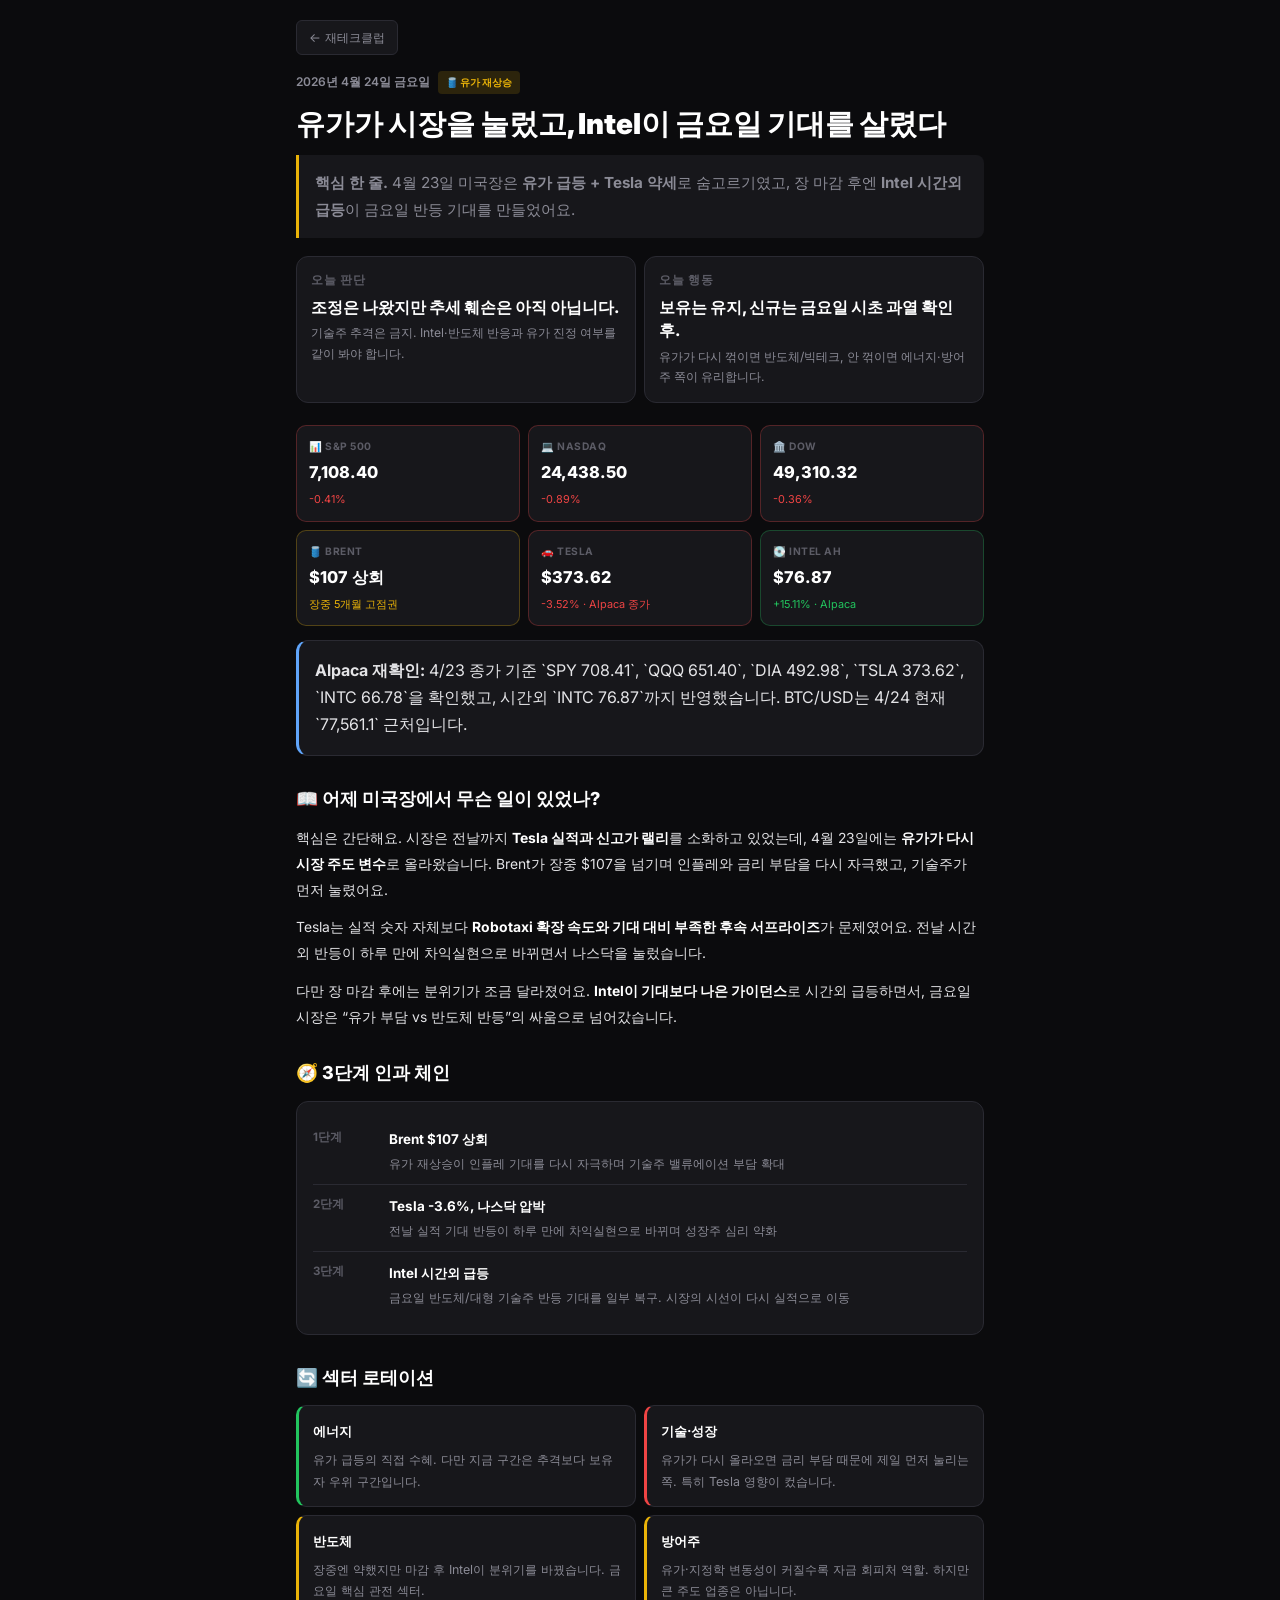
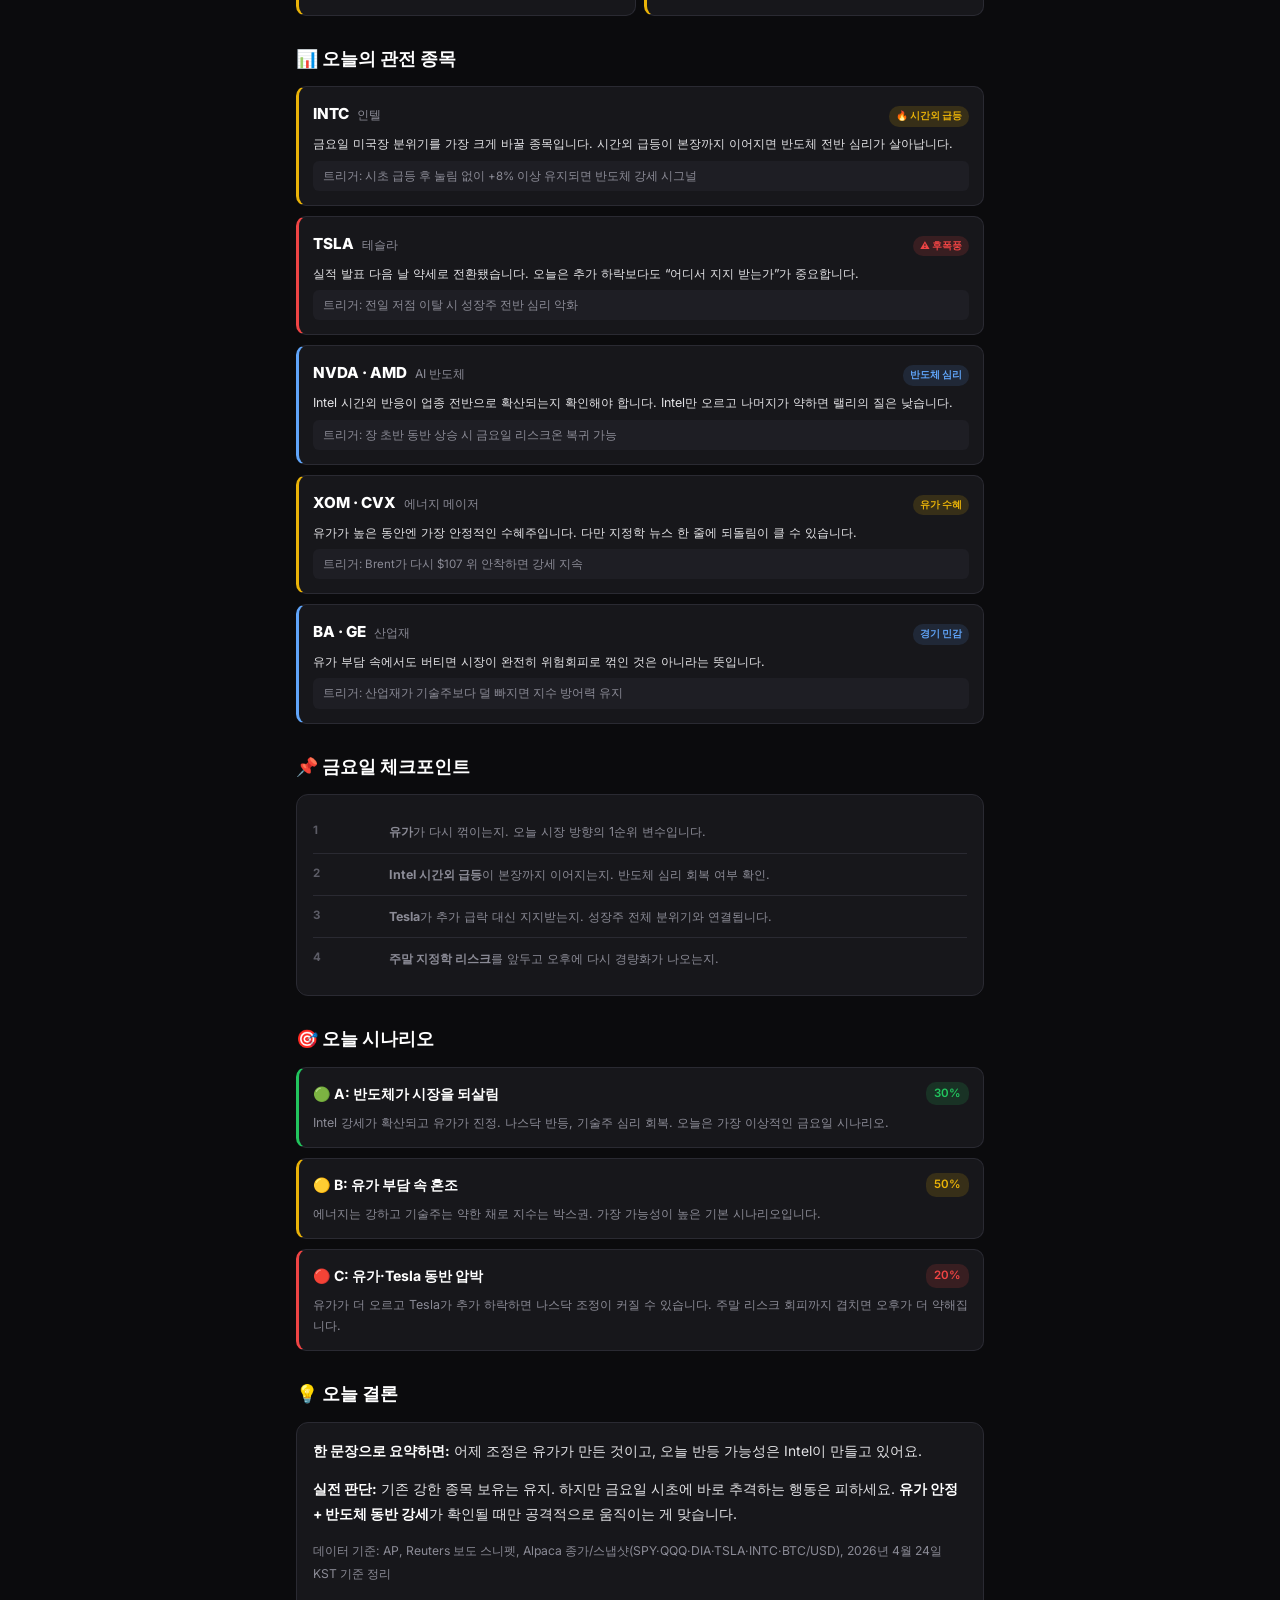
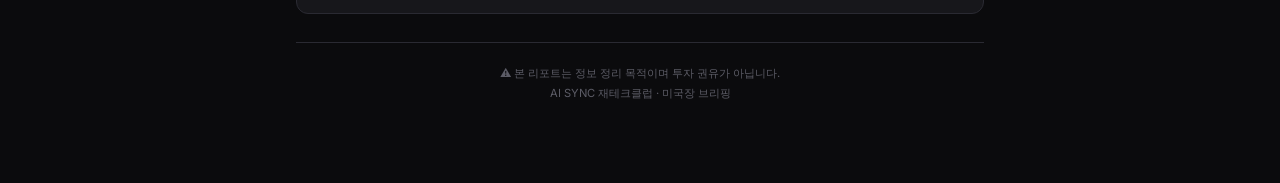
<file: briefing-2026-04-24.html>
<!DOCTYPE html>
<html lang="ko">
<head>
<meta charset="UTF-8">
<meta name="viewport" content="width=device-width, initial-scale=1.0">
<title>4/24 시장 브리핑 — 유가가 시장을 눌렀고, Intel이 금요일 기대를 살렸다</title>
<meta property="og:title" content="4/24 시장 브리핑 — 유가가 시장을 눌렀고, Intel이 금요일 기대를 살렸다">
<meta property="og:description" content="4/23 미국장은 유가 급등과 Tesla 약세로 조정. 하지만 Intel 시간외 급등이 금요일 반등 기대를 살렸습니다.">
<meta property="og:type" content="article">
<meta property="og:url" content="https://aisyncclub.github.io/moneyclub/briefing-2026-04-24.html">
<meta property="og:image" content="https://aisyncclub.github.io/moneyclub/og-image.jpg">
<meta property="og:site_name" content="AI싱크 재테크클럽">
<meta property="og:locale" content="ko_KR">
<meta name="twitter:card" content="summary_large_image">
<meta name="twitter:title" content="4/24 시장 브리핑 — 유가가 시장을 눌렀고, Intel이 금요일 기대를 살렸다">
<meta name="twitter:description" content="4/23 미국장 조정, 유가 $107, Tesla 약세, Intel 시간외 급등.">
<meta name="twitter:image" content="https://aisyncclub.github.io/moneyclub/og-image.jpg">
<link href="https://fonts.googleapis.com/css2?family=Inter:wght@300;400;500;600;700;800;900&display=swap" rel="stylesheet">
<style>
:root{--bg:#0b0b0d;--s:#17171b;--s2:#1e1e24;--bd:#2a2a32;--t:#e4e4e7;--td:#8b8b96;--tm:#5c5c66;--up:#22c55e;--dn:#ef4444;--w:#eab308;--blue:#60a5fa;--purple:#a78bfa}
*{box-sizing:border-box;margin:0;padding:0} body{font-family:'Inter',-apple-system,sans-serif;background:var(--bg);color:var(--t);line-height:1.7}
.ctr{max-width:720px;margin:0 auto;padding:20px 16px 80px}.back-link{display:inline-flex;align-items:center;gap:6px;font-size:.78rem;color:var(--td);text-decoration:none;margin-bottom:16px;padding:6px 12px;background:var(--s);border:1px solid var(--bd);border-radius:6px}
.art-meta{display:flex;gap:8px;align-items:center;margin-bottom:12px;flex-wrap:wrap}.meta-date{font-size:.75rem;color:var(--td);font-weight:600}.meta-badge{font-size:.62rem;font-weight:700;padding:3px 8px;border-radius:4px;background:rgba(234,179,8,.15);color:var(--w)}
h1.art-title{font-size:1.8rem;font-weight:900;line-height:1.28;color:#fff;margin-bottom:12px}.art-lead{font-size:.95rem;color:var(--td);line-height:1.8;padding:14px 16px;background:var(--s);border-left:3px solid var(--w);border-radius:0 8px 8px 0;margin-bottom:18px}
.top-call{display:grid;grid-template-columns:1fr 1fr;gap:8px;margin-bottom:22px}.top-box{background:var(--s);border:1px solid var(--bd);border-radius:12px;padding:14px}.top-box strong{display:block;font-size:.72rem;letter-spacing:.06em;text-transform:uppercase;color:var(--tm);margin-bottom:6px}.top-box .big{font-size:1rem;font-weight:800;color:#fff;line-height:1.45}.top-box .sub{font-size:.76rem;color:var(--td);margin-top:4px;line-height:1.7}
.dash{display:grid;grid-template-columns:repeat(3,1fr);gap:8px;margin:18px 0}.dcard{background:var(--s);border:1px solid var(--bd);border-radius:10px;padding:12px}.dcard.up{border-color:rgba(34,197,94,.28)}.dcard.dn{border-color:rgba(239,68,68,.28)}.dcard.wr{border-color:rgba(234,179,8,.28)}.dc-label{font-size:.64rem;color:var(--tm);margin-bottom:4px;font-weight:700;letter-spacing:.05em;text-transform:uppercase}.dc-val{font-size:1.02rem;font-weight:800;color:#fff}.dc-sub{font-size:.68rem;margin-top:3px}.dcard.up .dc-sub{color:var(--up)}.dcard.dn .dc-sub{color:var(--dn)}.dcard.wr .dc-sub{color:var(--w)}
.sec{margin:28px 0}.sec h2{font-size:1.12rem;font-weight:800;color:#fff;margin-bottom:12px}.sec p{font-size:.87rem;color:var(--t);line-height:1.85;margin-bottom:12px}.sec p strong{color:#fff}
.timeline,.cal,.panel{background:var(--s);border:1px solid var(--bd);border-radius:12px;padding:16px}.tl-item,.cal-row{display:flex;gap:12px;padding:10px 0;border-bottom:1px solid var(--bd)}.tl-item:last-child,.cal-row:last-child{border-bottom:none}.tl-date,.cal-day{flex-shrink:0;width:64px;font-size:.72rem;font-weight:700;color:var(--tm)}.tl-body,.cal-event{flex:1}.tl-title{font-size:.84rem;font-weight:700;color:#fff;margin-bottom:2px}.tl-desc,.cal-event{font-size:.78rem;color:var(--td);line-height:1.7}
.grid2{display:grid;grid-template-columns:1fr 1fr;gap:8px}.card{background:var(--s);border:1px solid var(--bd);border-radius:10px;padding:14px;border-left:3px solid}.card.up{border-left-color:var(--up)}.card.dn{border-left-color:var(--dn)}.card.wr{border-left-color:var(--w)}.card .ttl{font-size:.84rem;font-weight:700;color:#fff;margin-bottom:6px}.card .desc{font-size:.78rem;color:var(--td);line-height:1.7}
.watch-list{display:grid;gap:10px}.watch-card{background:var(--s);border:1px solid var(--bd);border-radius:10px;padding:14px;border-left:3px solid var(--blue)}.watch-card.hot{border-left-color:var(--w)}.watch-card.risk{border-left-color:var(--dn)}.watch-top{display:flex;gap:8px;align-items:baseline;flex-wrap:wrap;margin-bottom:6px}.watch-ticker{font-size:.95rem;font-weight:800;color:#fff}.watch-name{font-size:.76rem;color:var(--td)}.watch-tag{font-size:.6rem;font-weight:700;padding:2px 7px;border-radius:10px;background:rgba(96,165,250,.12);color:var(--blue);margin-left:auto}.watch-card.hot .watch-tag{background:rgba(234,179,8,.15);color:var(--w)}.watch-card.risk .watch-tag{background:rgba(239,68,68,.15);color:var(--dn)}.watch-reason{font-size:.78rem;color:var(--t);line-height:1.7}.watch-trigger{font-size:.72rem;color:var(--td);padding:6px 10px;background:var(--s2);border-radius:6px;margin-top:6px;line-height:1.6}
.scenarios{display:grid;gap:10px}.scn{background:var(--s);border:1px solid var(--bd);border-radius:10px;padding:14px;border-left:3px solid}.scn.a{border-left-color:var(--up)}.scn.b{border-left-color:var(--w)}.scn.c{border-left-color:var(--dn)}.scn-head{display:flex;justify-content:space-between;align-items:center;margin-bottom:6px}.scn-title{font-size:.88rem;font-weight:700;color:#fff}.scn-prob{font-size:.72rem;font-weight:600;padding:2px 8px;border-radius:10px}.scn.a .scn-prob{background:rgba(34,197,94,.15);color:var(--up)}.scn.b .scn-prob{background:rgba(234,179,8,.15);color:var(--w)}.scn.c .scn-prob{background:rgba(239,68,68,.15);color:var(--dn)}.scn-desc{font-size:.78rem;color:var(--td);line-height:1.7}
.footer{text-align:center;font-size:.7rem;color:var(--tm);padding-top:20px;border-top:1px solid var(--bd);line-height:1.8;margin-top:24px}
@media(max-width:560px){.dash,.top-call,.grid2{grid-template-columns:1fr}}
</style>
</head>
<body>
<div class="ctr">
  <a class="back-link" href="index.html">← 재테크클럽</a>
  <div class="art-meta">
    <span class="meta-date">2026년 4월 24일 금요일</span>
    <span class="meta-badge">🛢️ 유가 재상승</span>
  </div>
  <h1 class="art-title">유가가 시장을 눌렀고, Intel이 금요일 기대를 살렸다</h1>
  <div class="art-lead"><strong>핵심 한 줄.</strong> 4월 23일 미국장은 <strong>유가 급등 + Tesla 약세</strong>로 숨고르기였고, 장 마감 후엔 <strong>Intel 시간외 급등</strong>이 금요일 반등 기대를 만들었어요.</div>

  <div class="top-call">
    <div class="top-box">
      <strong>오늘 판단</strong>
      <div class="big">조정은 나왔지만 추세 훼손은 아직 아닙니다.</div>
      <div class="sub">기술주 추격은 금지. Intel·반도체 반응과 유가 진정 여부를 같이 봐야 합니다.</div>
    </div>
    <div class="top-box">
      <strong>오늘 행동</strong>
      <div class="big">보유는 유지, 신규는 금요일 시초 과열 확인 후.</div>
      <div class="sub">유가가 다시 꺾이면 반도체/빅테크, 안 꺾이면 에너지·방어주 쪽이 유리합니다.</div>
    </div>
  </div>

  <div class="dash">
    <div class="dcard dn"><div class="dc-label">📊 S&amp;P 500</div><div class="dc-val">7,108.40</div><div class="dc-sub">-0.41%</div></div>
    <div class="dcard dn"><div class="dc-label">💻 NASDAQ</div><div class="dc-val">24,438.50</div><div class="dc-sub">-0.89%</div></div>
    <div class="dcard dn"><div class="dc-label">🏛️ Dow</div><div class="dc-val">49,310.32</div><div class="dc-sub">-0.36%</div></div>
    <div class="dcard wr"><div class="dc-label">🛢️ Brent</div><div class="dc-val">$107 상회</div><div class="dc-sub">장중 5개월 고점권</div></div>
    <div class="dcard dn"><div class="dc-label">🚗 Tesla</div><div class="dc-val">$373.62</div><div class="dc-sub">-3.52% · Alpaca 종가</div></div>
    <div class="dcard up"><div class="dc-label">💽 Intel AH</div><div class="dc-val">$76.87</div><div class="dc-sub">+15.11% · Alpaca</div></div>
  </div>

  <div class="panel" style="margin-top:-4px;margin-bottom:22px;border-left:3px solid var(--blue);">
    <p><strong>Alpaca 재확인:</strong> 4/23 종가 기준 `SPY 708.41`, `QQQ 651.40`, `DIA 492.98`, `TSLA 373.62`, `INTC 66.78`을 확인했고, 시간외 `INTC 76.87`까지 반영했습니다. BTC/USD는 4/24 현재 `77,561.1` 근처입니다.</p>
  </div>

  <div class="sec">
    <h2>📖 어제 미국장에서 무슨 일이 있었나?</h2>
    <p>핵심은 간단해요. 시장은 전날까지 <strong>Tesla 실적과 신고가 랠리</strong>를 소화하고 있었는데, 4월 23일에는 <strong>유가가 다시 시장 주도 변수</strong>로 올라왔습니다. Brent가 장중 $107을 넘기며 인플레와 금리 부담을 다시 자극했고, 기술주가 먼저 눌렸어요.</p>
    <p>Tesla는 실적 숫자 자체보다 <strong>Robotaxi 확장 속도와 기대 대비 부족한 후속 서프라이즈</strong>가 문제였어요. 전날 시간외 반등이 하루 만에 차익실현으로 바뀌면서 나스닥을 눌렀습니다.</p>
    <p>다만 장 마감 후에는 분위기가 조금 달라졌어요. <strong>Intel이 기대보다 나은 가이던스</strong>로 시간외 급등하면서, 금요일 시장은 “유가 부담 vs 반도체 반등”의 싸움으로 넘어갔습니다.</p>
  </div>

  <div class="sec">
    <h2>🧭 3단계 인과 체인</h2>
    <div class="timeline">
      <div class="tl-item"><div class="tl-date">1단계</div><div class="tl-body"><div class="tl-title">Brent $107 상회</div><div class="tl-desc">유가 재상승이 인플레 기대를 다시 자극하며 기술주 밸류에이션 부담 확대</div></div></div>
      <div class="tl-item"><div class="tl-date">2단계</div><div class="tl-body"><div class="tl-title">Tesla -3.6%, 나스닥 압박</div><div class="tl-desc">전날 실적 기대 반등이 하루 만에 차익실현으로 바뀌며 성장주 심리 약화</div></div></div>
      <div class="tl-item"><div class="tl-date">3단계</div><div class="tl-body"><div class="tl-title">Intel 시간외 급등</div><div class="tl-desc">금요일 반도체/대형 기술주 반등 기대를 일부 복구. 시장의 시선이 다시 실적으로 이동</div></div></div>
    </div>
  </div>

  <div class="sec">
    <h2>🔄 섹터 로테이션</h2>
    <div class="grid2">
      <div class="card up"><div class="ttl">에너지</div><div class="desc">유가 급등의 직접 수혜. 다만 지금 구간은 추격보다 보유자 우위 구간입니다.</div></div>
      <div class="card dn"><div class="ttl">기술·성장</div><div class="desc">유가가 다시 올라오면 금리 부담 때문에 제일 먼저 눌리는 쪽. 특히 Tesla 영향이 컸습니다.</div></div>
      <div class="card wr"><div class="ttl">반도체</div><div class="desc">장중엔 약했지만 마감 후 Intel이 분위기를 바꿨습니다. 금요일 핵심 관전 섹터.</div></div>
      <div class="card wr"><div class="ttl">방어주</div><div class="desc">유가·지정학 변동성이 커질수록 자금 회피처 역할. 하지만 큰 주도 업종은 아닙니다.</div></div>
    </div>
  </div>

  <div class="sec">
    <h2>📊 오늘의 관전 종목</h2>
    <div class="watch-list">
      <div class="watch-card hot">
        <div class="watch-top"><span class="watch-ticker">INTC</span><span class="watch-name">인텔</span><span class="watch-tag">🔥 시간외 급등</span></div>
        <div class="watch-reason">금요일 미국장 분위기를 가장 크게 바꿀 종목입니다. 시간외 급등이 본장까지 이어지면 반도체 전반 심리가 살아납니다.</div>
        <div class="watch-trigger">트리거: 시초 급등 후 눌림 없이 +8% 이상 유지되면 반도체 강세 시그널</div>
      </div>
      <div class="watch-card risk">
        <div class="watch-top"><span class="watch-ticker">TSLA</span><span class="watch-name">테슬라</span><span class="watch-tag">⚠️ 후폭풍</span></div>
        <div class="watch-reason">실적 발표 다음 날 약세로 전환됐습니다. 오늘은 추가 하락보다도 “어디서 지지 받는가”가 중요합니다.</div>
        <div class="watch-trigger">트리거: 전일 저점 이탈 시 성장주 전반 심리 악화</div>
      </div>
      <div class="watch-card">
        <div class="watch-top"><span class="watch-ticker">NVDA · AMD</span><span class="watch-name">AI 반도체</span><span class="watch-tag">반도체 심리</span></div>
        <div class="watch-reason">Intel 시간외 반응이 업종 전반으로 확산되는지 확인해야 합니다. Intel만 오르고 나머지가 약하면 랠리의 질은 낮습니다.</div>
        <div class="watch-trigger">트리거: 장 초반 동반 상승 시 금요일 리스크온 복귀 가능</div>
      </div>
      <div class="watch-card hot">
        <div class="watch-top"><span class="watch-ticker">XOM · CVX</span><span class="watch-name">에너지 메이저</span><span class="watch-tag">유가 수혜</span></div>
        <div class="watch-reason">유가가 높은 동안엔 가장 안정적인 수혜주입니다. 다만 지정학 뉴스 한 줄에 되돌림이 클 수 있습니다.</div>
        <div class="watch-trigger">트리거: Brent가 다시 $107 위 안착하면 강세 지속</div>
      </div>
      <div class="watch-card">
        <div class="watch-top"><span class="watch-ticker">BA · GE</span><span class="watch-name">산업재</span><span class="watch-tag">경기 민감</span></div>
        <div class="watch-reason">유가 부담 속에서도 버티면 시장이 완전히 위험회피로 꺾인 것은 아니라는 뜻입니다.</div>
        <div class="watch-trigger">트리거: 산업재가 기술주보다 덜 빠지면 지수 방어력 유지</div>
      </div>
    </div>
  </div>

  <div class="sec">
    <h2>📌 금요일 체크포인트</h2>
    <div class="cal">
      <div class="cal-row"><div class="cal-day">1</div><div class="cal-event"><strong>유가</strong>가 다시 꺾이는지. 오늘 시장 방향의 1순위 변수입니다.</div></div>
      <div class="cal-row"><div class="cal-day">2</div><div class="cal-event"><strong>Intel 시간외 급등</strong>이 본장까지 이어지는지. 반도체 심리 회복 여부 확인.</div></div>
      <div class="cal-row"><div class="cal-day">3</div><div class="cal-event"><strong>Tesla</strong>가 추가 급락 대신 지지받는지. 성장주 전체 분위기와 연결됩니다.</div></div>
      <div class="cal-row"><div class="cal-day">4</div><div class="cal-event"><strong>주말 지정학 리스크</strong>를 앞두고 오후에 다시 경량화가 나오는지.</div></div>
    </div>
  </div>

  <div class="sec">
    <h2>🎯 오늘 시나리오</h2>
    <div class="scenarios">
      <div class="scn a"><div class="scn-head"><span class="scn-title">🟢 A: 반도체가 시장을 되살림</span><span class="scn-prob">30%</span></div><div class="scn-desc">Intel 강세가 확산되고 유가가 진정. 나스닥 반등, 기술주 심리 회복. 오늘은 가장 이상적인 금요일 시나리오.</div></div>
      <div class="scn b"><div class="scn-head"><span class="scn-title">🟡 B: 유가 부담 속 혼조</span><span class="scn-prob">50%</span></div><div class="scn-desc">에너지는 강하고 기술주는 약한 채로 지수는 박스권. 가장 가능성이 높은 기본 시나리오입니다.</div></div>
      <div class="scn c"><div class="scn-head"><span class="scn-title">🔴 C: 유가·Tesla 동반 압박</span><span class="scn-prob">20%</span></div><div class="scn-desc">유가가 더 오르고 Tesla가 추가 하락하면 나스닥 조정이 커질 수 있습니다. 주말 리스크 회피까지 겹치면 오후가 더 약해집니다.</div></div>
    </div>
  </div>

  <div class="sec">
    <h2>💡 오늘 결론</h2>
    <div class="panel">
      <p><strong>한 문장으로 요약하면:</strong> 어제 조정은 유가가 만든 것이고, 오늘 반등 가능성은 Intel이 만들고 있어요.</p>
      <p><strong>실전 판단:</strong> 기존 강한 종목 보유는 유지. 하지만 금요일 시초에 바로 추격하는 행동은 피하세요. <strong>유가 안정 + 반도체 동반 강세</strong>가 확인될 때만 공격적으로 움직이는 게 맞습니다.</p>
      <p style="font-size:.76rem;color:var(--td);margin-top:10px;">데이터 기준: AP, Reuters 보도 스니펫, Alpaca 종가/스냅샷(SPY·QQQ·DIA·TSLA·INTC·BTC/USD), 2026년 4월 24일 KST 기준 정리</p>
    </div>
  </div>

  <div class="footer">
    <p>⚠️ 본 리포트는 정보 정리 목적이며 투자 권유가 아닙니다.</p>
    <p>AI SYNC 재테크클럽 · 미국장 브리핑</p>
  </div>
</div>
</body>
</html>
</file>
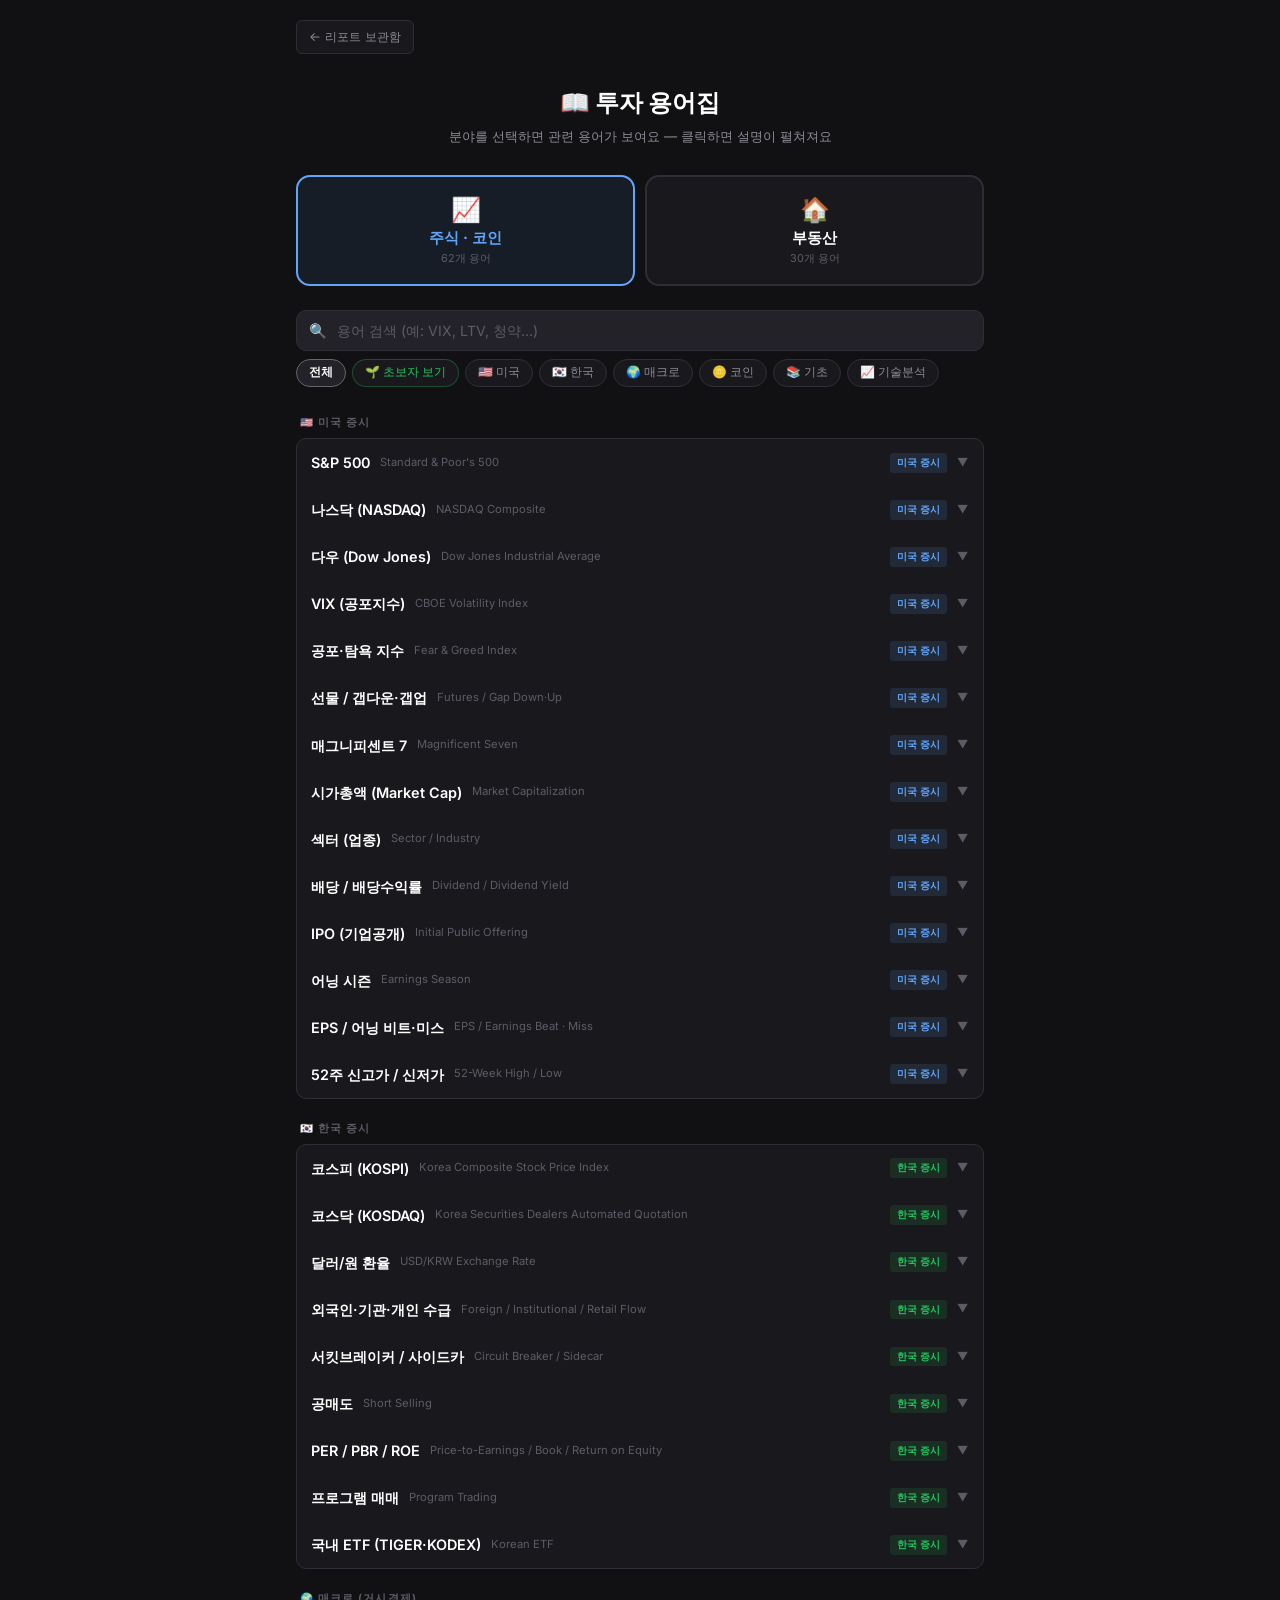
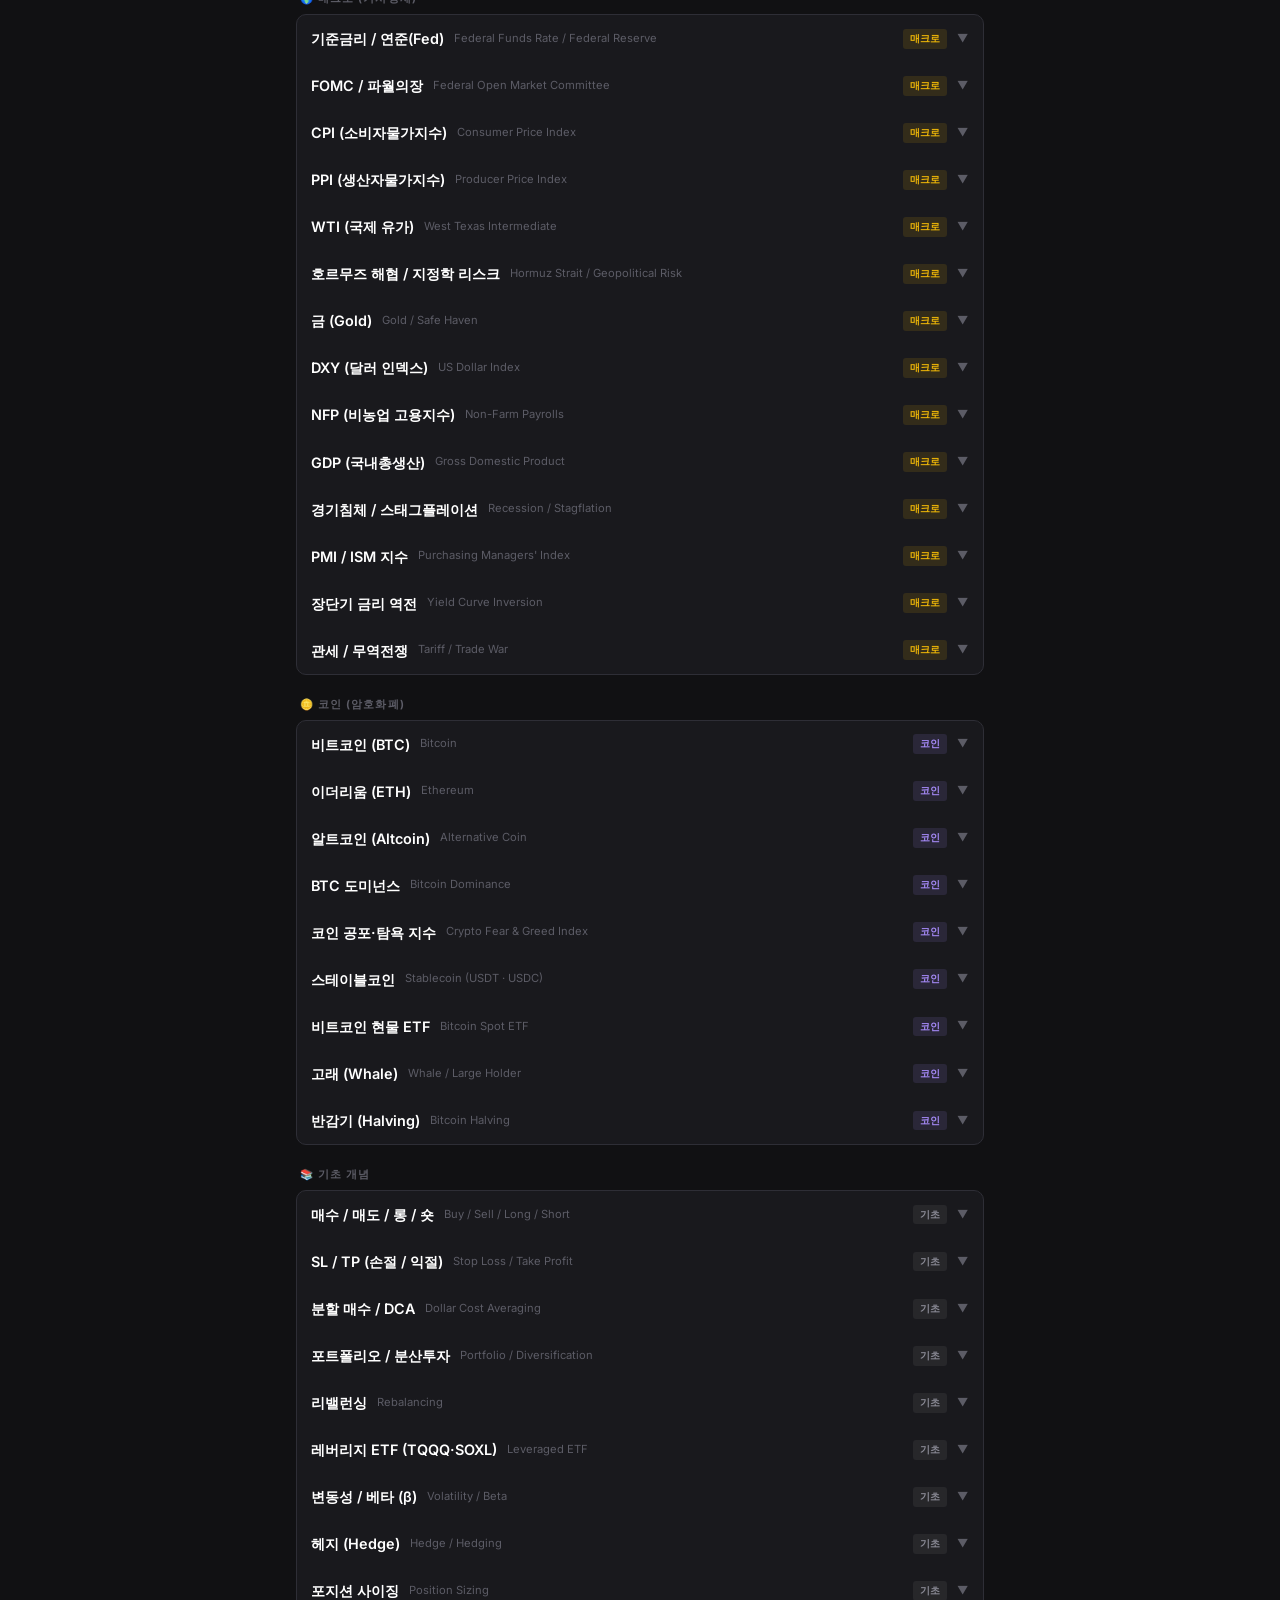
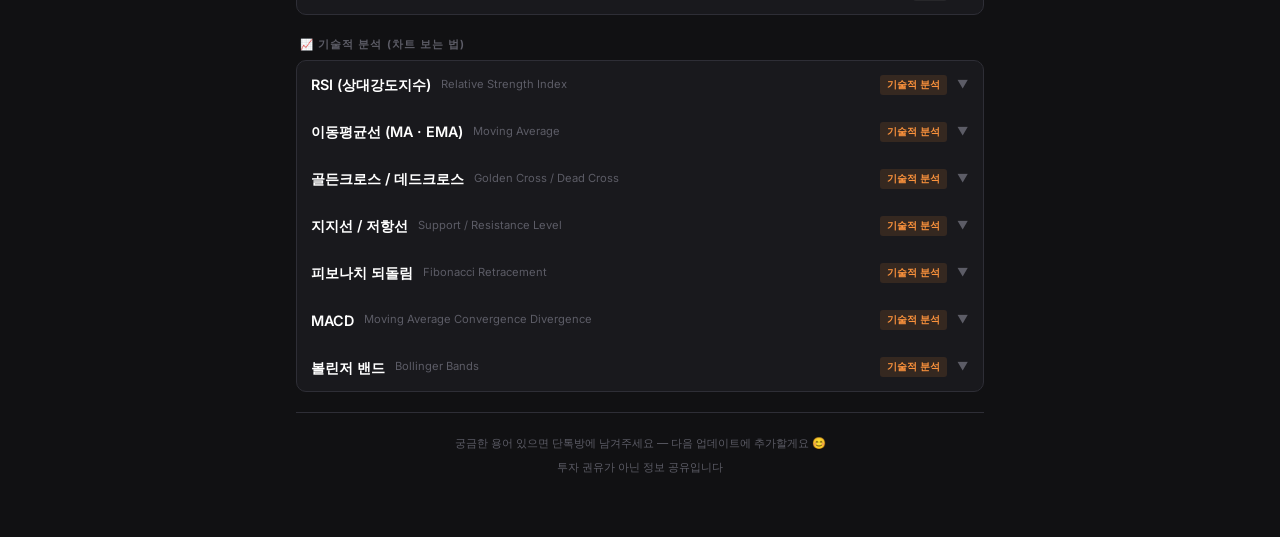
<file: glossary.html>
<!DOCTYPE html>
<html lang="ko">
<head>
<meta charset="UTF-8">
<meta name="viewport" content="width=device-width, initial-scale=1.0">
<title>투자 용어집 — 주식·코인·부동산 사전</title>
<meta property="og:title" content="투자 용어집 — 주식·코인·부동산 92개 용어 사전">
<meta property="og:description" content="주식·코인·부동산 92개 용어를 쉽게 풀어드립니다. 초보자 모드·카테고리별 필터 지원.">
<meta property="og:type" content="website">
<meta property="og:url" content="https://aisyncclub.github.io/moneyclub/glossary.html">
<meta property="og:image" content="https://aisyncclub.github.io/moneyclub/og-image.jpg">
<meta property="og:image:width" content="1200">
<meta property="og:image:height" content="630">
<meta property="og:site_name" content="AI싱크 재테크클럽">
<meta property="og:locale" content="ko_KR">
<meta name="twitter:card" content="summary_large_image">
<meta name="twitter:title" content="투자 용어집 — 주식·코인·부동산 92개 용어 사전">
<meta name="twitter:description" content="주식·코인·부동산 92개 용어를 쉽게 풀어드립니다.">
<meta name="twitter:image" content="https://aisyncclub.github.io/moneyclub/og-image.jpg">
<link href="https://fonts.googleapis.com/css2?family=Inter:wght@300;400;500;600;700;800&display=swap" rel="stylesheet">
<style>
:root {
  --bg:#111113; --s:#19191d; --s2:#222228; --bd:#2e2e36;
  --t:#d4d4d8; --td:#8b8b96; --tm:#5c5c66;
  --up:#22c55e; --dn:#ef4444; --w:#eab308;
  --blue:#60a5fa; --purple:#a78bfa; --orange:#fb923c;
}
*{box-sizing:border-box;margin:0;padding:0}
body{font-family:'Inter',-apple-system,sans-serif;background:var(--bg);color:var(--t);line-height:1.6;min-height:100vh}
.ctr{max-width:720px;margin:0 auto;padding:20px 16px 60px}

.back-link{display:inline-flex;align-items:center;gap:6px;font-size:0.78rem;color:var(--td);text-decoration:none;margin-bottom:20px;padding:6px 12px;background:var(--s);border:1px solid var(--bd);border-radius:6px}
.back-link:hover{color:var(--t);border-color:#555}

.header{text-align:center;padding:10px 0 14px}
.header h1{font-size:1.5rem;font-weight:800;color:#fff;margin-bottom:4px}
.header p{font-size:0.82rem;color:var(--td)}

/* Domain selector (main big tabs) */
.domain-tabs{display:grid;grid-template-columns:1fr 1fr;gap:10px;margin:14px 0 14px}
.domain-tab{padding:18px 14px;text-align:center;border-radius:14px;border:2px solid var(--bd);background:var(--s);cursor:pointer;transition:all 0.2s;font-family:inherit;color:var(--td)}
.domain-tab:hover{border-color:#555}
.dt-icon{font-size:1.5rem;margin-bottom:4px}
.dt-label{font-size:0.95rem;font-weight:700;color:#fff}
.dt-sub{font-size:0.68rem;color:var(--tm);margin-top:2px}
.domain-tab.stock.on{border-color:var(--blue);background:rgba(96,165,250,0.08)}
.domain-tab.stock.on .dt-label{color:var(--blue)}
.domain-tab.realty.on{border-color:var(--up);background:rgba(34,197,94,0.08)}
.domain-tab.realty.on .dt-label{color:var(--up)}

/* Search */
.search-wrap{position:sticky;top:0;z-index:10;background:var(--bg);padding:10px 0 8px}
.search-inner{position:relative}
.search-box{width:100%;padding:11px 16px 11px 40px;background:var(--s2);border:1px solid var(--bd);border-radius:10px;color:var(--t);font-size:0.88rem;font-family:inherit;outline:none;transition:border 0.15s}
.search-box:focus{border-color:#555}
.search-box::placeholder{color:var(--tm)}
.search-icon{position:absolute;left:13px;top:50%;transform:translateY(-50%);font-size:0.9rem;pointer-events:none}

/* Category tabs */
.cats{display:flex;gap:6px;overflow-x:auto;padding:0 0 14px;scrollbar-width:none;-ms-overflow-style:none}
.cats::-webkit-scrollbar{display:none}
.cat-btn{flex-shrink:0;padding:5px 12px;background:var(--s);border:1px solid var(--bd);border-radius:20px;font-size:0.74rem;font-weight:500;color:var(--td);cursor:pointer;white-space:nowrap;transition:all 0.15s;font-family:inherit}
.cat-btn:hover{border-color:#555;color:var(--t)}
.cat-btn.on{background:var(--s2);border-color:#666;color:#fff;font-weight:600}
.beginner-btn{border-color:rgba(34,197,94,0.3);color:var(--up)}
.beginner-btn.on{background:rgba(34,197,94,0.15);border-color:var(--up);color:var(--up)}

/* Section */
.section{margin-bottom:4px}
.section.hidden{display:none}
.section-header{font-size:0.66rem;font-weight:700;text-transform:uppercase;letter-spacing:0.1em;color:var(--tm);padding:14px 4px 6px}

/* Term group */
.term-group{background:var(--s);border:1px solid var(--bd);border-radius:10px;overflow:hidden;margin-bottom:8px}

.term-row{display:flex;align-items:center;justify-content:space-between;padding:12px 14px;cursor:pointer;transition:background 0.12s;gap:10px;user-select:none}
.term-row:hover{background:var(--s2)}
.term-row + .term-row{border-top:1px solid var(--bd)}
.term-row.open{background:var(--s2)}
.term-left{display:flex;align-items:center;gap:10px;min-width:0}
.term-name{font-size:0.9rem;font-weight:600;color:#fff;white-space:nowrap}
.term-en{font-size:0.7rem;color:var(--tm);white-space:nowrap;overflow:hidden;text-overflow:ellipsis}
.term-right{display:flex;align-items:center;gap:8px;flex-shrink:0}
.term-badge{font-size:0.62rem;font-weight:600;padding:2px 7px;border-radius:3px;white-space:nowrap}
.b-us{background:rgba(96,165,250,0.12);color:var(--blue)}
.b-kr{background:rgba(34,197,94,0.12);color:var(--up)}
.b-macro{background:rgba(234,179,8,0.12);color:var(--w)}
.b-coin{background:rgba(167,139,250,0.12);color:var(--purple)}
.b-basic{background:rgba(255,255,255,0.06);color:var(--td)}
.b-tech{background:rgba(251,146,60,0.12);color:var(--orange)}
.b-realty{background:rgba(34,197,94,0.12);color:var(--up)}
.term-arrow{font-size:0.7rem;color:var(--tm);transition:transform 0.2s;width:14px;text-align:center}
.term-row.open .term-arrow{transform:rotate(180deg)}

.term-body{display:none;padding:14px 14px 16px;border-top:1px solid var(--bd);background:rgba(255,255,255,0.015)}
.term-body.open{display:block}
.term-desc{font-size:0.83rem;color:var(--td);line-height:1.85;margin-bottom:10px}
.term-desc strong{color:var(--t)}
.term-why{font-size:0.78rem;background:var(--s);border-radius:7px;padding:11px 13px;border-left:2px solid var(--bd);line-height:1.75}
.term-why .label{font-size:0.63rem;font-weight:700;text-transform:uppercase;letter-spacing:0.07em;color:var(--tm);margin-bottom:5px}
.term-levels{display:flex;gap:5px;flex-wrap:wrap;margin-top:7px}
.level{font-size:0.7rem;padding:3px 8px;border-radius:4px;font-weight:500}
.l-good{background:rgba(34,197,94,0.1);color:var(--up)}
.l-warn{background:rgba(234,179,8,0.1);color:var(--w)}
.l-bad{background:rgba(239,68,68,0.1);color:var(--dn)}
.l-neu{background:rgba(255,255,255,0.05);color:var(--td)}

.no-result{text-align:center;padding:40px 20px;color:var(--tm);font-size:0.86rem;display:none}
.no-result.show{display:block}

.beginner-banner{display:none;background:rgba(34,197,94,0.07);border:1px solid rgba(34,197,94,0.2);border-radius:10px;padding:12px 16px;margin-bottom:12px;font-size:0.81rem;color:var(--up);line-height:1.6}
.beginner-banner.show{display:block}

.footer{text-align:center;font-size:0.7rem;color:var(--tm);padding-top:20px;border-top:1px solid var(--bd);line-height:1.8;margin-top:20px}
</style>
</head>
<body>
<div class="ctr">

  <a class="back-link" href="index.html">← 리포트 보관함</a>

  <div class="header">
    <h1>📖 투자 용어집</h1>
    <p>분야를 선택하면 관련 용어가 보여요 — 클릭하면 설명이 펼쳐져요</p>
  </div>

  <!-- Domain Selector (Main Tabs) -->
  <div class="domain-tabs">
    <button class="domain-tab stock on" onclick="setDomain('stock',this)">
      <div class="dt-icon">📈</div>
      <div class="dt-label">주식 · 코인</div>
      <div class="dt-sub">62개 용어</div>
    </button>
    <button class="domain-tab realty" onclick="setDomain('realty',this)">
      <div class="dt-icon">🏠</div>
      <div class="dt-label">부동산</div>
      <div class="dt-sub">30개 용어</div>
    </button>
  </div>

  <!-- Search -->
  <div class="search-wrap">
    <div class="search-inner">
      <span class="search-icon">🔍</span>
      <input class="search-box" id="searchInput" placeholder="용어 검색 (예: VIX, LTV, 청약...)" oninput="applyFilter()" autocomplete="off">
    </div>
  </div>

  <!-- Dynamic Category Tabs -->
  <div class="cats" id="catTabs"></div>

  <!-- Beginner Banner -->
  <div class="beginner-banner" id="beginnerBanner">
    🌱 <strong>초보자 추천 모드</strong> — 처음 시작할 때 꼭 알아야 할 핵심 용어만 보고 있어요. 준비됐으면 <strong>전체</strong>로 넘어가세요!
  </div>

  <div id="noResult" class="no-result">검색 결과가 없어요 🔎</div>

  <!-- ═══════════════════════════════════ -->
  <!-- ========== 주식 · 코인 ========== -->
  <!-- ═══════════════════════════════════ -->

  <!-- 🇺🇸 미국 증시 -->
  <div class="section" data-cat="us" data-domain="stock">
    <div class="section-header">🇺🇸 미국 증시</div>
    <div class="term-group">

      <div class="term-row" data-domain="stock" data-cat="us" data-level="b" data-keywords="s&p 500 sp500 미국 지수 주식" onclick="toggle(this)">
        <div class="term-left"><span class="term-name">S&amp;P 500</span><span class="term-en">Standard &amp; Poor's 500</span></div>
        <div class="term-right"><span class="term-badge b-us">미국 증시</span><span class="term-arrow">▼</span></div>
      </div>
      <div class="term-body">
        <div class="term-desc">미국을 대표하는 <strong>500개 대기업</strong>의 주가를 묶어 하나의 숫자로 만든 지수예요.<br>삼성·SK·LG처럼 대기업만 모아서 평균 낸 것과 비슷해요.</div>
        <div class="term-why"><div class="label">왜 중요한가요?</div>이 지수가 오르면 → 미국 경제가 건강하다는 신호<br>이 지수가 내리면 → 전 세계 시장도 같이 흔들리는 경향<br>한국 증시도 미국 S&amp;P 500에 크게 영향받아요</div>
      </div>

      <div class="term-row" data-domain="stock" data-cat="us" data-level="b" data-keywords="나스닥 nasdaq 기술주 테슬라 애플 엔비디아" onclick="toggle(this)">
        <div class="term-left"><span class="term-name">나스닥 (NASDAQ)</span><span class="term-en">NASDAQ Composite</span></div>
        <div class="term-right"><span class="term-badge b-us">미국 증시</span><span class="term-arrow">▼</span></div>
      </div>
      <div class="term-body">
        <div class="term-desc">애플·테슬라·엔비디아 같은 <strong>기술·성장 기업</strong> 중심의 미국 지수예요.<br>S&amp;P 500보다 더 많이 오르고 더 많이 내리는 특징이 있어요.</div>
        <div class="term-why"><div class="label">왜 중요한가요?</div>금리 낮을 때 → 나스닥 강세 (기술주에 유리)<br>금리 높을 때 → 나스닥 약세 (대출 비용 부담)<br>한국 코스닥과 비슷한 성격</div>
      </div>

      <div class="term-row" data-domain="stock" data-cat="us" data-level="b" data-keywords="다우 다우존스 dow jones 블루칩" onclick="toggle(this)">
        <div class="term-left"><span class="term-name">다우 (Dow Jones)</span><span class="term-en">Dow Jones Industrial Average</span></div>
        <div class="term-right"><span class="term-badge b-us">미국 증시</span><span class="term-arrow">▼</span></div>
      </div>
      <div class="term-body">
        <div class="term-desc">미국에서 가장 오래된 지수. <strong>30개 대형 전통 기업</strong>만 포함해요.<br>JP모건·보잉·맥도날드 같은 탄탄한 회사들이에요.</div>
        <div class="term-why"><div class="label">왜 중요한가요?</div>뉴스에서 "미국 증시 -500pt 하락"이라고 할 때 보통 이 다우를 말해요.<br>S&amp;P 500보다 변동성이 작고 안정적인 편이에요.</div>
      </div>

      <div class="term-row" data-domain="stock" data-cat="us" data-level="b" data-keywords="vix 공포지수 변동성 공포 탐욕" onclick="toggle(this)">
        <div class="term-left"><span class="term-name">VIX (공포지수)</span><span class="term-en">CBOE Volatility Index</span></div>
        <div class="term-right"><span class="term-badge b-us">미국 증시</span><span class="term-arrow">▼</span></div>
      </div>
      <div class="term-body">
        <div class="term-desc">시장이 <strong>얼마나 불안한지</strong> 측정하는 온도계예요.<br>투자자들이 "앞으로 주가가 크게 흔들릴 것 같다"고 느낄수록 숫자가 올라가요.</div>
        <div class="term-why"><div class="label">어떻게 읽나요?</div>
          <div class="term-levels">
            <span class="level l-good">~15 안정 😌</span>
            <span class="level l-warn">15~25 주의 😟</span>
            <span class="level l-bad">25~35 불안 😰</span>
            <span class="level l-bad">35+ 공포 😱</span>
          </div><br>VIX 40 이상이면 역설적으로 <strong>저점 매수 신호</strong>로 보는 경우가 많아요</div>
      </div>

      <div class="term-row" data-domain="stock" data-cat="us" data-level="b" data-keywords="공포탐욕 fear greed 심리지수" onclick="toggle(this)">
        <div class="term-left"><span class="term-name">공포·탐욕 지수</span><span class="term-en">Fear &amp; Greed Index</span></div>
        <div class="term-right"><span class="term-badge b-us">미국 증시</span><span class="term-arrow">▼</span></div>
      </div>
      <div class="term-body">
        <div class="term-desc">투자자들이 <strong>겁먹고 있는지(공포), 욕심내고 있는지(탐욕)</strong>를 0~100으로 표현해요.<br>CNN에서 매일 발표해요.</div>
        <div class="term-why"><div class="label">어떻게 읽나요?</div>
          <div class="term-levels">
            <span class="level l-bad">0~25 극도의 공포 → 역발상 매수</span>
            <span class="level l-warn">26~45 공포</span>
            <span class="level l-neu">46~55 중립</span>
            <span class="level l-warn">56~75 탐욕</span>
            <span class="level l-bad">76~100 극탐욕 → 고점 주의</span>
          </div><br>워렌 버핏: <strong>"남이 두려워할 때 탐욕스럽게, 남이 탐욕스러울 때 두려워하라"</strong></div>
      </div>

      <div class="term-row" data-domain="stock" data-cat="us" data-level="b" data-keywords="선물 futures 갭다운 갭업 개장" onclick="toggle(this)">
        <div class="term-left"><span class="term-name">선물 / 갭다운·갭업</span><span class="term-en">Futures / Gap Down·Up</span></div>
        <div class="term-right"><span class="term-badge b-us">미국 증시</span><span class="term-arrow">▼</span></div>
      </div>
      <div class="term-body">
        <div class="term-desc"><strong>선물</strong>: 주식시장 문 닫은 밤에도 거래되는 '예약 주문' 같은 것.<br><strong>갭다운</strong>: 나쁜 뉴스로 오늘 아침 크게 하락해서 시작<br><strong>갭업</strong>: 좋은 뉴스로 크게 올라서 시작</div>
        <div class="term-why"><div class="label">왜 중요한가요?</div>"S&amp;P 선물 -1%"라는 뉴스 → 오늘 미국 증시 약 -1% 하락 출발 예고<br>한국 증시는 미국 선물에 특히 민감하게 반응해요</div>
      </div>

      <div class="term-row" data-domain="stock" data-cat="us" data-keywords="빅테크 매그니피센트 magnificent7 애플 마이크로소프트 엔비디아 아마존 메타 알파벳 테슬라" onclick="toggle(this)">
        <div class="term-left"><span class="term-name">매그니피센트 7</span><span class="term-en">Magnificent Seven</span></div>
        <div class="term-right"><span class="term-badge b-us">미국 증시</span><span class="term-arrow">▼</span></div>
      </div>
      <div class="term-body">
        <div class="term-desc">미국 시가총액 상위를 차지하는 <strong>7대 빅테크 기업</strong>이에요.<br>Apple · Microsoft · NVIDIA · Amazon · Meta · Alphabet · Tesla</div>
        <div class="term-why"><div class="label">왜 중요한가요?</div>이 7개 기업이 S&amp;P 500 전체 시가총액의 약 30%를 차지해요<br>이들 실적 발표 때마다 시장 전체가 흔들려요<br>"빅테크 약세" = 나스닥·S&amp;P 500 전반이 내려가는 신호</div>
      </div>

      <div class="term-row" data-domain="stock" data-cat="us" data-keywords="시가총액 market cap 대형주 중형주 소형주 large mid small cap" onclick="toggle(this)">
        <div class="term-left"><span class="term-name">시가총액 (Market Cap)</span><span class="term-en">Market Capitalization</span></div>
        <div class="term-right"><span class="term-badge b-us">미국 증시</span><span class="term-arrow">▼</span></div>
      </div>
      <div class="term-body">
        <div class="term-desc">회사의 <strong>주식 전체의 가치</strong>. 주가 × 발행 주식 수.<br>예) 엔비디아 주가 $900 × 주식 245억 개 = 시가총액 약 2.2조 달러</div>
        <div class="term-why"><div class="label">규모별 분류</div>
          <div class="term-levels">
            <span class="level l-good">대형주 (Large Cap): 100억 달러↑ — 안정</span>
            <span class="level l-warn">중형주 (Mid Cap): 20~100억 달러 — 균형</span>
            <span class="level l-bad">소형주 (Small Cap): 20억 달러↓ — 고위험·고수익</span>
          </div></div>
      </div>

      <div class="term-row" data-domain="stock" data-cat="us" data-keywords="섹터 sector 업종 에너지 기술 헬스케어 금융 소비재" onclick="toggle(this)">
        <div class="term-left"><span class="term-name">섹터 (업종)</span><span class="term-en">Sector / Industry</span></div>
        <div class="term-right"><span class="term-badge b-us">미국 증시</span><span class="term-arrow">▼</span></div>
      </div>
      <div class="term-body">
        <div class="term-desc">S&amp;P 500은 <strong>11개 업종(섹터)</strong>으로 나뉘어요.<br>경기 상황에 따라 잘 나가는 섹터가 달라져요.</div>
        <div class="term-why"><div class="label">대표 섹터별 특징</div>
          기술(XLK): 성장형 — 금리 낮을 때 유리<br>
          에너지(XLE): 유가 오를 때 유리<br>
          헬스케어(XLV): 경기 방어형 — 위기에 강함<br>
          금융(XLF): 금리 높을 때 유리<br>
          유틸리티(XLU): 배당형 — 경기 침체기에 인기</div>
      </div>

      <div class="term-row" data-domain="stock" data-cat="us" data-keywords="배당 dividend 배당수익률 yield 배당주" onclick="toggle(this)">
        <div class="term-left"><span class="term-name">배당 / 배당수익률</span><span class="term-en">Dividend / Dividend Yield</span></div>
        <div class="term-right"><span class="term-badge b-us">미국 증시</span><span class="term-arrow">▼</span></div>
      </div>
      <div class="term-body">
        <div class="term-desc"><strong>배당</strong>: 기업이 이익의 일부를 주주에게 현금으로 나눠주는 것<br><strong>배당수익률</strong>: 주가 대비 배당금 비율 (연간 배당 ÷ 주가 × 100)</div>
        <div class="term-why"><div class="label">예시로 보면</div>
          주가 $100짜리 주식이 연간 $4 배당 → 배당수익률 4%<br>
          AT&amp;T, 코카콜라 같은 기업이 고배당주로 유명해요<br>
          배당락일: 배당 권리를 얻는 마지막 날 — 이후 주가 배당만큼 하락</div>
      </div>

      <div class="term-row" data-domain="stock" data-cat="us" data-keywords="ipo 기업공개 상장 공모 공모가" onclick="toggle(this)">
        <div class="term-left"><span class="term-name">IPO (기업공개)</span><span class="term-en">Initial Public Offering</span></div>
        <div class="term-right"><span class="term-badge b-us">미국 증시</span><span class="term-arrow">▼</span></div>
      </div>
      <div class="term-body">
        <div class="term-desc">비상장 기업이 처음으로 <strong>주식시장에 상장</strong>하는 것.<br>공모가: 처음 공개되는 주식 가격</div>
        <div class="term-why"><div class="label">알아두면 좋은 점</div>
          상장 당일 급등하는 경우가 많지만 이후 급락하기도 해요<br>
          "공모주 청약": 상장 전에 미리 주식을 신청해서 받는 것<br>
          최근 핫한 AI·반도체 기업 IPO는 시장 전체 관심을 끌어요</div>
      </div>

      <div class="term-row" data-domain="stock" data-cat="us" data-keywords="어닝 실적발표 어닝시즌 earnings season 분기" onclick="toggle(this)">
        <div class="term-left"><span class="term-name">어닝 시즌</span><span class="term-en">Earnings Season</span></div>
        <div class="term-right"><span class="term-badge b-us">미국 증시</span><span class="term-arrow">▼</span></div>
      </div>
      <div class="term-body">
        <div class="term-desc">미국 기업들이 분기(3개월) 실적을 몰아서 발표하는 기간이에요.<br>보통 <strong>1·4·7·10월 중순~말</strong>에 집중돼요.</div>
        <div class="term-why"><div class="label">왜 중요한가요?</div>
          개별 종목뿐 아니라 시장 전체 분위기를 바꿀 수 있어요<br>
          실적 서프라이즈 → 해당 섹터 전체 상승<br>
          실적 쇼크 → 해당 섹터 전체 하락<br>
          테슬라·애플·엔비디아 등 빅테크 발표가 핵심</div>
      </div>

      <div class="term-row" data-domain="stock" data-cat="us" data-keywords="eps 주당순이익 어닝 가이던스 실적 beat miss" onclick="toggle(this)">
        <div class="term-left"><span class="term-name">EPS / 어닝 비트·미스</span><span class="term-en">EPS / Earnings Beat · Miss</span></div>
        <div class="term-right"><span class="term-badge b-us">미국 증시</span><span class="term-arrow">▼</span></div>
      </div>
      <div class="term-body">
        <div class="term-desc"><strong>EPS</strong>(주당순이익): 기업이 주식 1개당 벌어들인 순이익<br><strong>가이던스</strong>: 다음 분기 실적 전망치 (이게 더 중요한 경우도 많아요)</div>
        <div class="term-why"><div class="label">어닝 비트 vs 미스</div>
          예상 EPS $1.00 → 실제 $1.20 = <strong>비트(Beat)</strong> → 주가 급등<br>
          예상 $1.00 → 실제 $0.80 = <strong>미스(Miss)</strong> → 주가 급락<br>
          주가가 "실적보다 기대감"으로 오르는 경우, 비트해도 주가가 빠지는 역설이 생기기도 해요 ("소문에 사고 뉴스에 팔아라")</div>
      </div>

      <div class="term-row" data-domain="stock" data-cat="us" data-keywords="52주 신고가 신저가 52week high low 역대 최고" onclick="toggle(this)">
        <div class="term-left"><span class="term-name">52주 신고가 / 신저가</span><span class="term-en">52-Week High / Low</span></div>
        <div class="term-right"><span class="term-badge b-us">미국 증시</span><span class="term-arrow">▼</span></div>
      </div>
      <div class="term-body">
        <div class="term-desc">최근 1년(52주) 동안의 <strong>최고가·최저가</strong>예요.<br>현재 주가가 어느 위치인지 파악하는 기준점이에요.</div>
        <div class="term-why"><div class="label">어떻게 활용하나요?</div>
          52주 신고가 돌파 → 강한 상승 모멘텀 신호 → SEPA 전략에서 매수 신호<br>
          52주 신저가 근접 → 심리적 지지선 or 하락 가속 신호<br>
          신고가 돌파 후 유지되면 → 추세 강화 가능성</div>
      </div>

    </div>
  </div>

  <!-- 🇰🇷 한국 증시 -->
  <div class="section" data-cat="kr" data-domain="stock">
    <div class="section-header">🇰🇷 한국 증시</div>
    <div class="term-group">

      <div class="term-row" data-domain="stock" data-cat="kr" data-level="b" data-keywords="코스피 kospi 한국 지수 대형주" onclick="toggle(this)">
        <div class="term-left"><span class="term-name">코스피 (KOSPI)</span><span class="term-en">Korea Composite Stock Price Index</span></div>
        <div class="term-right"><span class="term-badge b-kr">한국 증시</span><span class="term-arrow">▼</span></div>
      </div>
      <div class="term-body">
        <div class="term-desc">삼성전자·SK하이닉스·현대차 같은 <strong>한국 대형주 전체</strong>를 묶은 지수예요.<br>미국의 S&amp;P 500에 해당해요.</div>
        <div class="term-why"><div class="label">왜 중요한가요?</div>외국인 투자자들이 돈 빼고 넣는 것에 크게 반응해요.<br>달러 환율 오를수록(원화 약세) → 외국인 이탈 → 코스피 하락 패턴이 많아요</div>
      </div>

      <div class="term-row" data-domain="stock" data-cat="kr" data-level="b" data-keywords="코스닥 kosdaq 중소형 기술주 바이오" onclick="toggle(this)">
        <div class="term-left"><span class="term-name">코스닥 (KOSDAQ)</span><span class="term-en">Korea Securities Dealers Automated Quotation</span></div>
        <div class="term-right"><span class="term-badge b-kr">한국 증시</span><span class="term-arrow">▼</span></div>
      </div>
      <div class="term-body">
        <div class="term-desc">바이오·IT·게임 같은 <strong>중소형 성장 기업</strong>들의 지수예요.<br>미국 나스닥과 성격이 비슷해요 — 잘 오르고 잘 내려요.</div>
        <div class="term-why"><div class="label">코스피 vs 코스닥</div>코스피 → 삼성·현대 같은 대기업 (안정적)<br>코스닥 → 성장 가능성 있는 중소기업 (변동성 큼)<br>리스크 감수 가능하면 코스닥, 안정 선호하면 코스피</div>
      </div>

      <div class="term-row" data-domain="stock" data-cat="kr" data-level="b" data-keywords="달러 원화 환율 usd krw 외환" onclick="toggle(this)">
        <div class="term-left"><span class="term-name">달러/원 환율</span><span class="term-en">USD/KRW Exchange Rate</span></div>
        <div class="term-right"><span class="term-badge b-kr">한국 증시</span><span class="term-arrow">▼</span></div>
      </div>
      <div class="term-body">
        <div class="term-desc">1달러를 사는 데 원화가 얼마나 필요한지예요.<br>예) 1,464원 → 1달러 사려면 1,464원 필요</div>
        <div class="term-why"><div class="label">어떻게 읽나요?</div>
          <div class="term-levels">
            <span class="level l-good">~1,300 원화 강세 😊</span>
            <span class="level l-neu">1,300~1,400 보통</span>
            <span class="level l-warn">1,400~1,500 원화 약세</span>
            <span class="level l-bad">1,500+ 위기 😱</span>
          </div><br>원화 약세 → 수입품 비싸짐 → 물가 상승<br>외국인들은 환율 손해 볼까봐 한국 주식 팔기도 해요</div>
      </div>

      <div class="term-row" data-domain="stock" data-cat="kr" data-level="b" data-keywords="외국인 기관 개인 수급 매수 매도" onclick="toggle(this)">
        <div class="term-left"><span class="term-name">외국인·기관·개인 수급</span><span class="term-en">Foreign / Institutional / Retail Flow</span></div>
        <div class="term-right"><span class="term-badge b-kr">한국 증시</span><span class="term-arrow">▼</span></div>
      </div>
      <div class="term-body">
        <div class="term-desc">한국 주식 시장의 3가지 플레이어:<br><strong>외국인</strong> (해외 투자자) · <strong>기관</strong> (은행·펀드) · <strong>개인</strong> (일반 투자자)</div>
        <div class="term-why"><div class="label">수급이 왜 중요한가요?</div>외국인이 사면 → 주가 오르는 경향<br>외국인이 팔면 → 주가 내리는 경향<br>"외국인 -3,000억 순매도" = 외국인이 오늘 3,000억 어치 팔았다는 뜻</div>
      </div>

      <div class="term-row" data-domain="stock" data-cat="kr" data-keywords="사이드카 서킷브레이커 circuit breaker 매매정지 급락" onclick="toggle(this)">
        <div class="term-left"><span class="term-name">서킷브레이커 / 사이드카</span><span class="term-en">Circuit Breaker / Sidecar</span></div>
        <div class="term-right"><span class="term-badge b-kr">한국 증시</span><span class="term-arrow">▼</span></div>
      </div>
      <div class="term-body">
        <div class="term-desc">주가가 급격히 떨어질 때 <strong>잠깐 매매를 멈추는</strong> 안전장치예요.</div>
        <div class="term-why"><div class="label">발동 조건</div>
          <strong>사이드카</strong>: 선물 가격이 전날보다 5% 이상 급등·급락 → 5분간 프로그램 매매 중단<br>
          <strong>서킷브레이커</strong>: 코스피가 8% 이상 급락 → 20분간 전체 매매 중단<br>
          발동되면 일시적으로 공황을 막아주지만, 재개 후 추가 하락하는 경우도 있어요</div>
      </div>

      <div class="term-row" data-domain="stock" data-cat="kr" data-keywords="공매도 short selling 대차 잔고 금지" onclick="toggle(this)">
        <div class="term-left"><span class="term-name">공매도</span><span class="term-en">Short Selling</span></div>
        <div class="term-right"><span class="term-badge b-kr">한국 증시</span><span class="term-arrow">▼</span></div>
      </div>
      <div class="term-body">
        <div class="term-desc">주식을 <strong>빌려서 팔고, 나중에 싸게 사서 갚아</strong> 차익을 노리는 전략.<br>주가가 내려갈 거라고 예상할 때 수익을 낼 수 있어요.</div>
        <div class="term-why"><div class="label">왜 논란이 많나요?</div>
          공매도 많아지면 → 주가 하락 압박 가중<br>
          기관·외국인만 유리 → 개인 투자자 역차별 주장<br>
          한국은 공매도 금지·허용을 반복하는 독특한 시장<br>
          "공매도 잔고 급증" = 기관이 하락에 베팅 중이라는 신호</div>
      </div>

      <div class="term-row" data-domain="stock" data-cat="kr" data-keywords="per pbr roe 주가수익비율 밸류에이션 저평가 고평가" onclick="toggle(this)">
        <div class="term-left"><span class="term-name">PER / PBR / ROE</span><span class="term-en">Price-to-Earnings / Book / Return on Equity</span></div>
        <div class="term-right"><span class="term-badge b-kr">한국 증시</span><span class="term-arrow">▼</span></div>
      </div>
      <div class="term-body">
        <div class="term-desc"><strong>PER</strong>(주가수익비율): 주가가 이익의 몇 배인지. 낮으면 저평가 가능성<br><strong>PBR</strong>(주가순자산비율): 주가가 순자산의 몇 배인지. 1 미만이면 자산보다 싸게 거래<br><strong>ROE</strong>(자기자본이익률): 투자한 돈 대비 얼마나 잘 버는지</div>
        <div class="term-why"><div class="label">어떻게 보나요?</div>
          PER 10 이하 → 상대적 저평가 (업종 평균과 비교)<br>
          PBR 1 미만 → 청산 가치보다 싸게 거래 → 가치주 투자자 관심<br>
          ROE 15%↑ → 수익성 좋은 기업 → 버핏이 좋아하는 기준<br>
          단, 성장주(테슬라·엔비디아)는 PER 100 이상이어도 매수세가 붙기도 해요</div>
      </div>

      <div class="term-row" data-domain="stock" data-cat="kr" data-keywords="프로그램 매매 바스켓 베이시스 선물 현물" onclick="toggle(this)">
        <div class="term-left"><span class="term-name">프로그램 매매</span><span class="term-en">Program Trading</span></div>
        <div class="term-right"><span class="term-badge b-kr">한국 증시</span><span class="term-arrow">▼</span></div>
      </div>
      <div class="term-body">
        <div class="term-desc">컴퓨터가 <strong>여러 종목을 동시에 자동으로 사거나 파는</strong> 기관의 대량 거래예요.<br>개별 종목 판단 없이 지수 전체를 바구니(바스켓)처럼 거래해요.</div>
        <div class="term-why"><div class="label">왜 중요한가요?</div>
          장 마감 30분 전 프로그램 매매 집중 → 급등·급락 잦아요<br>
          "프로그램 매수 2,000억" = 기관이 자동으로 대량 매수<br>
          선물-현물 가격 차이(베이시스)를 이용한 차익 거래가 많아요</div>
      </div>

      <div class="term-row" data-domain="stock" data-cat="kr" data-keywords="etf 한국 tiger kodex kbstar 인버스 레버리지" onclick="toggle(this)">
        <div class="term-left"><span class="term-name">국내 ETF (TIGER·KODEX)</span><span class="term-en">Korean ETF</span></div>
        <div class="term-right"><span class="term-badge b-kr">한국 증시</span><span class="term-arrow">▼</span></div>
      </div>
      <div class="term-body">
        <div class="term-desc">지수·업종·테마를 따라가는 <strong>묶음 상품</strong>. 주식처럼 사고팔 수 있어요.<br>TIGER(미래에셋), KODEX(삼성), KBSTAR(KB) 등이 대표 브랜드예요.</div>
        <div class="term-why"><div class="label">대표 ETF 예시</div>
          KODEX 200: 코스피200 추종 (삼성전자·SK하이닉스 등)<br>
          TIGER 미국S&P500: 미국 S&amp;P500 추종 (국내에서 달러 투자)<br>
          KODEX 인버스: 지수 하락 시 수익 (하락 방어용)<br>
          KODEX 레버리지: 지수 상승의 2배 수익 (고위험)</div>
      </div>

    </div>
  </div>

  <!-- 🌍 매크로 -->
  <div class="section" data-cat="macro" data-domain="stock">
    <div class="section-header">🌍 매크로 (거시경제)</div>
    <div class="term-group">

      <div class="term-row" data-domain="stock" data-cat="macro" data-level="b" data-keywords="금리 기준금리 fed 연준 금리인상 인하" onclick="toggle(this)">
        <div class="term-left"><span class="term-name">기준금리 / 연준(Fed)</span><span class="term-en">Federal Funds Rate / Federal Reserve</span></div>
        <div class="term-right"><span class="term-badge b-macro">매크로</span><span class="term-arrow">▼</span></div>
      </div>
      <div class="term-body">
        <div class="term-desc"><strong>연준(Fed)</strong>: 미국 중앙은행. 전 세계 경제의 심장 박동 조절자.<br><strong>기준금리</strong>: 돈을 빌릴 때 기본이 되는 이자율. 연준이 결정해요.</div>
        <div class="term-why"><div class="label">왜 이렇게 중요한가요?</div>금리 올리면 → 대출 비용↑ → 기업 이익↓ → 주식↓<br>금리 내리면 → 대출 비용↓ → 투자 늘어남 → 주식↑<br><strong>전 세계 모든 투자자가 Fed 발표에 촉각을 세우는 이유예요</strong></div>
      </div>

      <div class="term-row" data-domain="stock" data-cat="macro" data-keywords="fomc 파월 연준 회의 금리결정 점도표" onclick="toggle(this)">
        <div class="term-left"><span class="term-name">FOMC / 파월의장</span><span class="term-en">Federal Open Market Committee</span></div>
        <div class="term-right"><span class="term-badge b-macro">매크로</span><span class="term-arrow">▼</span></div>
      </div>
      <div class="term-body">
        <div class="term-desc"><strong>FOMC</strong>: 연준이 금리를 결정하는 회의. 1년에 8번 열려요.<br><strong>파월의장</strong>: 현 연준 의장 — 그의 발언 한 마디에 시장이 들썩여요.</div>
        <div class="term-why"><div class="label">핵심 개념</div>
          <strong>점도표(Dot Plot)</strong>: FOMC 위원들이 앞으로 금리를 어떻게 예상하는지 시각화<br>
          "파월이 비둘기(Dovish)" = 금리 인하 의향 → 주식 호재<br>
          "파월이 매(Hawkish)" = 금리 인상 의향 → 주식 악재<br>
          FOMC 회의 전날 밤은 특히 변동성이 커요</div>
      </div>

      <div class="term-row" data-domain="stock" data-cat="macro" data-level="b" data-keywords="cpi 물가 인플레이션 소비자물가" onclick="toggle(this)">
        <div class="term-left"><span class="term-name">CPI (소비자물가지수)</span><span class="term-en">Consumer Price Index</span></div>
        <div class="term-right"><span class="term-badge b-macro">매크로</span><span class="term-arrow">▼</span></div>
      </div>
      <div class="term-body">
        <div class="term-desc">일상에서 쓰는 <strong>물건값이 얼마나 올랐는지</strong> 측정하는 지표예요.<br>식품·기름·집세 등 수백 가지 가격을 종합해서 계산해요.</div>
        <div class="term-why"><div class="label">왜 중요한가요?</div>CPI 높음 → 물가 오름 → 금리 올릴 가능성↑ → 주식 부담<br>CPI 낮음 → 물가 안정 → 금리 내릴 여지↑ → 주식 호재<br>매달 발표일이면 주식 시장이 크게 흔들려요</div>
      </div>

      <div class="term-row" data-domain="stock" data-cat="macro" data-keywords="ppi 생산자물가 도매물가" onclick="toggle(this)">
        <div class="term-left"><span class="term-name">PPI (생산자물가지수)</span><span class="term-en">Producer Price Index</span></div>
        <div class="term-right"><span class="term-badge b-macro">매크로</span><span class="term-arrow">▼</span></div>
      </div>
      <div class="term-body">
        <div class="term-desc">공장에서 물건 만들 때 드는 <strong>원재료·생산 비용이 얼마나 올랐는지</strong>예요.<br>CPI보다 한 단계 앞선 선행 지표예요.</div>
        <div class="term-why"><div class="label">핵심 포인트</div>PPI 상승 → 나중에 CPI도 오를 예고 → 금리 인하 어려움<br>Core PPI(근원): 유가·식품 빼고 계산 → 더 정확한 인플레 신호</div>
      </div>

      <div class="term-row" data-domain="stock" data-cat="macro" data-level="b" data-keywords="wti 유가 원유 brent 브렌트 이란 호르무즈" onclick="toggle(this)">
        <div class="term-left"><span class="term-name">WTI (국제 유가)</span><span class="term-en">West Texas Intermediate</span></div>
        <div class="term-right"><span class="term-badge b-macro">매크로</span><span class="term-arrow">▼</span></div>
      </div>
      <div class="term-body">
        <div class="term-desc">미국 기준 <strong>원유 가격</strong>이에요. 전 세계 에너지 가격의 기준점.<br>브렌트(Brent)는 유럽 기준 원유 — 보통 WTI보다 조금 비싸요.</div>
        <div class="term-why"><div class="label">왜 중요한가요?</div>유가 오름 → 기름값·물가 상승 → 금리 내리기 어려움 → 주식 부담<br>유가 내림 → 물가 안정 → 금리 인하 여지 → 주식 호재<br>이란·중동 전쟁 뉴스에 가장 민감하게 반응하는 지표</div>
      </div>

      <div class="term-row" data-domain="stock" data-cat="macro" data-keywords="호르무즈 이란 지정학 리스크 중동 전쟁 나포" onclick="toggle(this)">
        <div class="term-left"><span class="term-name">호르무즈 해협 / 지정학 리스크</span><span class="term-en">Hormuz Strait / Geopolitical Risk</span></div>
        <div class="term-right"><span class="term-badge b-macro">매크로</span><span class="term-arrow">▼</span></div>
      </div>
      <div class="term-body">
        <div class="term-desc"><strong>호르무즈 해협</strong>: 이란과 아라비아 반도 사이의 좁은 바다.<br>전 세계 원유 수출의 약 <strong>20%</strong>가 이 해협을 통과해요.</div>
        <div class="term-why"><div class="label">왜 이렇게 중요한가요?</div>
          이란이 해협 봉쇄 위협 → 유가 즉시 급등<br>
          이란 선박 나포(2026.4.19) → WTI +7% 급등<br>
          호르무즈 봉쇄되면 → 한국 정유·에너지 기업 직격<br>
          중동 긴장 고조 → 금 상승, 주식 하락, 방산주 상승</div>
      </div>

      <div class="term-row" data-domain="stock" data-cat="macro" data-level="b" data-keywords="금 gold 안전자산 헤지" onclick="toggle(this)">
        <div class="term-left"><span class="term-name">금 (Gold)</span><span class="term-en">Gold / Safe Haven</span></div>
        <div class="term-right"><span class="term-badge b-macro">매크로</span><span class="term-arrow">▼</span></div>
      </div>
      <div class="term-body">
        <div class="term-desc">전쟁·위기·불확실성이 클수록 오르는 <strong>전통적 안전자산</strong>이에요.<br>달러 가치가 떨어질 때도 오르는 특성이 있어요.</div>
        <div class="term-why"><div class="label">금값이 오르는 신호</div>전쟁·지정학 리스크 증가 / 달러(DXY) 약세<br>인플레이션 상승 우려 / 주식 시장 불안<br>→ 이 4가지가 겹치면 금이 크게 오르는 경향이 있어요</div>
      </div>

      <div class="term-row" data-domain="stock" data-cat="macro" data-keywords="dxy 달러 인덱스 달러강세 약세" onclick="toggle(this)">
        <div class="term-left"><span class="term-name">DXY (달러 인덱스)</span><span class="term-en">US Dollar Index</span></div>
        <div class="term-right"><span class="term-badge b-macro">매크로</span><span class="term-arrow">▼</span></div>
      </div>
      <div class="term-body">
        <div class="term-desc">달러가 주요 통화(유로·엔·파운드 등)에 비해 <strong>얼마나 강한지</strong> 측정해요.<br>100이 기준 — 위면 달러 강세, 아래면 약세.</div>
        <div class="term-why"><div class="label">왜 중요한가요?</div>DXY↑(달러 강세) → 비트코인·금·신흥국 주식↓<br>DXY↓(달러 약세) → 비트코인·금·신흥국 주식↑<br>한국 원화도 DXY에 반비례하는 경향이 있어요</div>
      </div>

      <div class="term-row" data-domain="stock" data-cat="macro" data-keywords="nfp 고용 비농업 실업률 일자리 payrolls" onclick="toggle(this)">
        <div class="term-left"><span class="term-name">NFP (비농업 고용지수)</span><span class="term-en">Non-Farm Payrolls</span></div>
        <div class="term-right"><span class="term-badge b-macro">매크로</span><span class="term-arrow">▼</span></div>
      </div>
      <div class="term-body">
        <div class="term-desc">미국에서 지난 한 달 동안 <strong>일자리가 몇 개 만들어졌는지</strong> 보여주는 지표예요.<br>매달 첫 번째 금요일에 발표해요.</div>
        <div class="term-why"><div class="label">어떻게 해석하나요?</div>일자리 많이 늘어남 → 경제 좋음 → But 임금 상승 → 인플레 우려<br>일자리 줄어듦 → 경제 둔화 → 금리 인하 기대<br>"너무 좋아도, 너무 나빠도" 시장이 흔들리는 복잡한 지표</div>
      </div>

      <div class="term-row" data-domain="stock" data-cat="macro" data-keywords="gdp 성장률 경제성장 국내총생산 성장둔화" onclick="toggle(this)">
        <div class="term-left"><span class="term-name">GDP (국내총생산)</span><span class="term-en">Gross Domestic Product</span></div>
        <div class="term-right"><span class="term-badge b-macro">매크로</span><span class="term-arrow">▼</span></div>
      </div>
      <div class="term-body">
        <div class="term-desc">한 나라에서 1년 동안 만들어낸 <strong>모든 물건과 서비스의 총합</strong>.<br>경제 규모와 성장 속도를 보여주는 가장 기본적인 지표예요.</div>
        <div class="term-why"><div class="label">어떻게 읽나요?</div>
          GDP 성장률 2~3%: 건강한 성장<br>
          GDP 성장률 0%: 경제 정체<br>
          GDP 2분기 연속 마이너스 = <strong>경기침체(Recession)</strong> 공식 선언<br>
          분기마다 발표 — 예상치 대비 상회·하회로 시장 반응</div>
      </div>

      <div class="term-row" data-domain="stock" data-cat="macro" data-keywords="경기침체 recession 스태그플레이션 stagflation 침체" onclick="toggle(this)">
        <div class="term-left"><span class="term-name">경기침체 / 스태그플레이션</span><span class="term-en">Recession / Stagflation</span></div>
        <div class="term-right"><span class="term-badge b-macro">매크로</span><span class="term-arrow">▼</span></div>
      </div>
      <div class="term-body">
        <div class="term-desc"><strong>경기침체</strong>: GDP가 2분기 연속 감소. 실업 증가, 소비 감소.<br><strong>스태그플레이션</strong>: 최악의 시나리오. 경기는 침체인데 물가는 오르는 상황.</div>
        <div class="term-why"><div class="label">투자에 미치는 영향</div>
          경기침체 우려 → 채권·금·현금 선호, 주식 하락<br>
          스태그플레이션 → 금리 올려도 안되고 내려도 안되는 딜레마<br>
          1970년대 오일쇼크가 대표적 스태그플레이션 사례<br>
          에너지 위기(WTI 급등)가 스태그 위험을 높이는 요인</div>
      </div>

      <div class="term-row" data-domain="stock" data-cat="macro" data-keywords="pmi ism 구매관리자지수 제조업 서비스 경기" onclick="toggle(this)">
        <div class="term-left"><span class="term-name">PMI / ISM 지수</span><span class="term-en">Purchasing Managers' Index</span></div>
        <div class="term-right"><span class="term-badge b-macro">매크로</span><span class="term-arrow">▼</span></div>
      </div>
      <div class="term-body">
        <div class="term-desc">기업 구매 담당자들에게 <strong>"지금 경기 좋아요, 나빠요?"</strong>를 묻는 설문 지표예요.<br>50이 기준 — 위면 확장, 아래면 수축.</div>
        <div class="term-why"><div class="label">어떻게 읽나요?</div>
          <div class="term-levels">
            <span class="level l-good">50↑ 경기 확장 📈</span>
            <span class="level l-neu">50 기준선</span>
            <span class="level l-bad">50↓ 경기 수축 📉</span>
          </div><br>
          ISM 제조업 PMI: 공장 경기 / ISM 서비스 PMI: 서비스 경기<br>
          월초에 발표 → 그 달 경제 흐름의 첫 신호탄</div>
      </div>

      <div class="term-row" data-domain="stock" data-cat="macro" data-keywords="장단기 금리역전 yield curve inversion 국채 10년 2년 경기침체 신호" onclick="toggle(this)">
        <div class="term-left"><span class="term-name">장단기 금리 역전</span><span class="term-en">Yield Curve Inversion</span></div>
        <div class="term-right"><span class="term-badge b-macro">매크로</span><span class="term-arrow">▼</span></div>
      </div>
      <div class="term-body">
        <div class="term-desc">보통 <strong>10년 국채 금리 &gt; 2년 국채 금리</strong>가 정상. 역전되면 이상 신호.<br>단기 이자가 장기 이자보다 높다 = 시장이 "미래가 더 어두울 것"이라 판단하는 것.</div>
        <div class="term-why"><div class="label">왜 무서운 지표인가요?</div>
          역전 이후 6~18개월 이내 경기침체가 온 경우가 역사적으로 많아요<br>
          "10Y-2Y 스프레드 -0.5%" = 장단기 금리 역전 심화<br>
          역전 해소(역전에서 정상으로) 되는 시점이 오히려 침체 직전이라는 연구도 있어요</div>
      </div>

      <div class="term-row" data-domain="stock" data-cat="macro" data-keywords="관세 tariff 무역전쟁 트럼프 중국 무역 수출" onclick="toggle(this)">
        <div class="term-left"><span class="term-name">관세 / 무역전쟁</span><span class="term-en">Tariff / Trade War</span></div>
        <div class="term-right"><span class="term-badge b-macro">매크로</span><span class="term-arrow">▼</span></div>
      </div>
      <div class="term-body">
        <div class="term-desc"><strong>관세</strong>: 수입 상품에 붙이는 세금. 올리면 수입품이 비싸져요.<br>미국이 중국·한국 상품에 관세를 높이면 해당 기업 이익이 줄어요.</div>
        <div class="term-why"><div class="label">무역전쟁이 주식에 미치는 영향</div>
          관세 인상 발표 → 수출 기업 주가 급락 (삼성·SK·현대 등)<br>
          관세 협상 타결 → 반등<br>
          2025년 트럼프 관세 전쟁 → 한국 자동차·반도체 수출 타격<br>
          공급망 재편 → 베트남·인도 수혜, 중국·한국 일부 피해</div>
      </div>

    </div>
  </div>

  <!-- 🪙 코인 -->
  <div class="section" data-cat="coin" data-domain="stock">
    <div class="section-header">🪙 코인 (암호화폐)</div>
    <div class="term-group">

      <div class="term-row" data-domain="stock" data-cat="coin" data-level="b" data-keywords="비트코인 btc bitcoin 반감기 사토시" onclick="toggle(this)">
        <div class="term-left"><span class="term-name">비트코인 (BTC)</span><span class="term-en">Bitcoin</span></div>
        <div class="term-right"><span class="term-badge b-coin">코인</span><span class="term-arrow">▼</span></div>
      </div>
      <div class="term-body">
        <div class="term-desc">세계 최초·최대 암호화폐. 전체 코인 시장의 바로미터예요.<br>비트코인이 오르면 대부분의 코인도 따라 오르고, 내리면 같이 내려요.</div>
        <div class="term-why"><div class="label">알아두면 좋은 점</div>총 발행량 2,100만 개로 정해져 있어요 (희소성)<br><strong>반감기</strong>: 4년마다 채굴 보상 절반 → 공급 감소 → 역사적으로 가격 상승<br>기관 ETF(IBIT 등)가 생기면서 주식처럼 투자 가능해짐</div>
      </div>

      <div class="term-row" data-domain="stock" data-cat="coin" data-keywords="이더리움 ethereum eth 스마트컨트랙트 defi" onclick="toggle(this)">
        <div class="term-left"><span class="term-name">이더리움 (ETH)</span><span class="term-en">Ethereum</span></div>
        <div class="term-right"><span class="term-badge b-coin">코인</span><span class="term-arrow">▼</span></div>
      </div>
      <div class="term-body">
        <div class="term-desc">비트코인 다음으로 큰 코인. <strong>스마트컨트랙트</strong> 기능으로 다양한 앱·금융 서비스 구동.<br>DeFi(탈중앙 금융), NFT, 웹3 플랫폼의 핵심 인프라예요.</div>
        <div class="term-why"><div class="label">비트코인 vs 이더리움</div>
          BTC: 디지털 금, 가치 저장 수단<br>
          ETH: 디지털 플랫폼, 사용성이 핵심<br>
          ETH/BTC 비율: 이더리움이 비트코인 대비 강한지 약한지 보여줌<br>
          알트코인 시즌 오면 ETH가 BTC보다 더 강하게 오르는 경향</div>
      </div>

      <div class="term-row" data-domain="stock" data-cat="coin" data-keywords="알트코인 altcoin 잡코인 솔라나 리플 이더리움" onclick="toggle(this)">
        <div class="term-left"><span class="term-name">알트코인 (Altcoin)</span><span class="term-en">Alternative Coin</span></div>
        <div class="term-right"><span class="term-badge b-coin">코인</span><span class="term-arrow">▼</span></div>
      </div>
      <div class="term-body">
        <div class="term-desc">비트코인을 제외한 <strong>모든 암호화폐</strong>를 통칭해요.<br>이더리움, 솔라나(SOL), 리플(XRP), 에이다(ADA) 등이 대표적.</div>
        <div class="term-why"><div class="label">알트코인 시즌이란?</div>
          BTC가 먼저 오른 후 → 자금이 ETH로 → 이후 소형 알트코인으로 흘러가는 패턴<br>
          알트시즌: BTC 도미넌스 하락 + 알트코인 전반 급등<br>
          소형 알트코인: 단기 수익률 크지만 리스크도 훨씬 커요</div>
      </div>

      <div class="term-row" data-domain="stock" data-cat="coin" data-keywords="도미넌스 dominance btc점유율 알트시즌" onclick="toggle(this)">
        <div class="term-left"><span class="term-name">BTC 도미넌스</span><span class="term-en">Bitcoin Dominance</span></div>
        <div class="term-right"><span class="term-badge b-coin">코인</span><span class="term-arrow">▼</span></div>
      </div>
      <div class="term-body">
        <div class="term-desc">전체 코인 시장에서 <strong>비트코인이 차지하는 비율</strong>이에요.<br>비트코인 시가총액 ÷ 전체 코인 시총 × 100</div>
        <div class="term-why"><div class="label">어떻게 활용하나요?</div>
          <div class="term-levels">
            <span class="level l-good">도미넌스↑ = BTC 강세, 알트코인 상대적 약세</span>
            <span class="level l-warn">도미넌스↓ = 알트코인 강세 (알트시즌 신호)</span>
          </div><br>
          공포 국면: 도미넌스 오름 (BTC로 도피)<br>
          탐욕 국면: 도미넌스 내림 (알트로 자금 분산)</div>
      </div>

      <div class="term-row" data-domain="stock" data-cat="coin" data-level="b" data-keywords="코인 공포탐욕 fear greed crypto" onclick="toggle(this)">
        <div class="term-left"><span class="term-name">코인 공포·탐욕 지수</span><span class="term-en">Crypto Fear &amp; Greed Index</span></div>
        <div class="term-right"><span class="term-badge b-coin">코인</span><span class="term-arrow">▼</span></div>
      </div>
      <div class="term-body">
        <div class="term-desc">코인 시장의 심리를 0~100으로 표현해요.<br>주식 공포탐욕 지수와 따로 움직이는 경우가 많아요.</div>
        <div class="term-why"><div class="label">어떻게 읽나요?</div>
          <div class="term-levels">
            <span class="level l-bad">0~25 극도의 공포 → 역발상 매수</span>
            <span class="level l-warn">26~45 공포</span>
            <span class="level l-neu">46~55 중립</span>
            <span class="level l-warn">56~75 탐욕</span>
            <span class="level l-bad">76~100 극탐욕 → 고점 주의</span>
          </div></div>
      </div>

      <div class="term-row" data-domain="stock" data-cat="coin" data-keywords="스테이블코인 stablecoin usdt usdc 테더" onclick="toggle(this)">
        <div class="term-left"><span class="term-name">스테이블코인</span><span class="term-en">Stablecoin (USDT · USDC)</span></div>
        <div class="term-right"><span class="term-badge b-coin">코인</span><span class="term-arrow">▼</span></div>
      </div>
      <div class="term-body">
        <div class="term-desc">1달러에 고정된 <strong>가격 안정형 코인</strong>이에요.<br>USDT(테더), USDC(서클)가 대표적. 코인 거래소에서 현금처럼 사용해요.</div>
        <div class="term-why"><div class="label">왜 중요한가요?</div>
          코인 시장 하락 시 USDT로 이동 → 안전하게 대기<br>
          "스테이블 유동성 증가" = 시장에 매수 대기 자금 쌓임 → 반등 신호<br>
          리스크: 달러 1:1 보증이 제대로 되는지 신뢰 문제</div>
      </div>

      <div class="term-row" data-domain="stock" data-cat="coin" data-level="b" data-keywords="etf 비트코인etf ibit 기관 blackrock 피델리티" onclick="toggle(this)">
        <div class="term-left"><span class="term-name">비트코인 현물 ETF</span><span class="term-en">Bitcoin Spot ETF</span></div>
        <div class="term-right"><span class="term-badge b-coin">코인</span><span class="term-arrow">▼</span></div>
      </div>
      <div class="term-body">
        <div class="term-desc">2024년 1월부터 허가된 상품. 비트코인을 <strong>주식처럼 증권 계좌에서 살 수 있게</strong> 해줘요.<br>블랙록(IBIT), 피델리티(FBTC) 등 대형 기관들이 운영해요.</div>
        <div class="term-why"><div class="label">왜 중요한가요?</div>기관 자금이 코인 시장에 들어오는 공식 창구가 생긴 것<br>ETF 유입액 많아질수록 → 비트코인 가격 상승 압력<br>"ETF 주간 유입 $1B" = 대형 기관이 1조원어치 매집했다는 뜻</div>
      </div>

      <div class="term-row" data-domain="stock" data-cat="coin" data-keywords="고래 whale 대형 홀더 대량 매수 매도 온체인" onclick="toggle(this)">
        <div class="term-left"><span class="term-name">고래 (Whale)</span><span class="term-en">Whale / Large Holder</span></div>
        <div class="term-right"><span class="term-badge b-coin">코인</span><span class="term-arrow">▼</span></div>
      </div>
      <div class="term-body">
        <div class="term-desc">코인을 <strong>대량 보유한 큰 손 투자자</strong>. 고래가 움직이면 시장이 크게 흔들려요.<br>보통 비트코인 100개(약 70억) 이상 보유자를 고래로 분류해요.</div>
        <div class="term-why"><div class="label">어떻게 추적하나요?</div>
          온체인(On-chain) 데이터: 블록체인은 모든 거래가 공개 → 고래 지갑 추적 가능<br>
          "거래소 지갑으로 대량 이동" = 매도 준비 신호 → 주의<br>
          "개인 콜드월렛으로 이동" = 장기 보유 신호 → 긍정</div>
      </div>

      <div class="term-row" data-domain="stock" data-cat="coin" data-keywords="반감기 halving 채굴 보상 절반 공급 감소" onclick="toggle(this)">
        <div class="term-left"><span class="term-name">반감기 (Halving)</span><span class="term-en">Bitcoin Halving</span></div>
        <div class="term-right"><span class="term-badge b-coin">코인</span><span class="term-arrow">▼</span></div>
      </div>
      <div class="term-body">
        <div class="term-desc">약 4년마다 비트코인 <strong>채굴 보상이 절반으로 줄어드는</strong> 이벤트예요.<br>공급이 줄어드니 이론적으로 가격 상승 압력이 생겨요.</div>
        <div class="term-why"><div class="label">역사적 패턴</div>
          2012년 반감기 후 → 1년 내 +8,000%<br>
          2016년 반감기 후 → 1년 내 +2,800%<br>
          2020년 반감기 후 → 1년 내 +700%<br>
          2024년 4월 반감기 완료 → 2025~2026 상승 기대<br>
          단, 과거 패턴이 반복된다는 보장은 없어요</div>
      </div>

    </div>
  </div>

  <!-- 📚 기초 -->
  <div class="section" data-cat="basic" data-domain="stock">
    <div class="section-header">📚 기초 개념</div>
    <div class="term-group">

      <div class="term-row" data-domain="stock" data-cat="basic" data-level="b" data-keywords="매수 매도 롱 숏 포지션" onclick="toggle(this)">
        <div class="term-left"><span class="term-name">매수 / 매도 / 롱 / 숏</span><span class="term-en">Buy / Sell / Long / Short</span></div>
        <div class="term-right"><span class="term-badge b-basic">기초</span><span class="term-arrow">▼</span></div>
      </div>
      <div class="term-body">
        <div class="term-desc"><strong>매수(Buy/롱)</strong>: 주식·코인을 사는 것. 오를 거라 예상할 때.<br><strong>매도(Sell/숏)</strong>: 파는 것. 내릴 거라 예상하거나 이익을 실현할 때.</div>
        <div class="term-why"><div class="label">롱 vs 숏 포지션</div>롱 포지션: 가격 오르길 기대하며 보유 중인 상태<br>숏 포지션: 가격 내릴 거라 베팅하는 것<br>"기관이 숏을 쳤다" = 기관이 하락에 베팅했다는 뜻</div>
      </div>

      <div class="term-row" data-domain="stock" data-cat="basic" data-level="b" data-keywords="sl tp 손절 익절 스탑로스 목표가" onclick="toggle(this)">
        <div class="term-left"><span class="term-name">SL / TP (손절 / 익절)</span><span class="term-en">Stop Loss / Take Profit</span></div>
        <div class="term-right"><span class="term-badge b-basic">기초</span><span class="term-arrow">▼</span></div>
      </div>
      <div class="term-body">
        <div class="term-desc"><strong>SL(손절)</strong>: 손해가 일정 수준 이상 나면 자동으로 파는 안전장치<br><strong>TP(익절)</strong>: 목표 수익에 도달하면 이익 실현하며 파는 것</div>
        <div class="term-why"><div class="label">왜 꼭 필요한가요?</div>SL 없이 투자하면 → 손실이 무한정 커질 수 있어요<br>"SL $63K" = 비트코인이 $63,000 아래로 내리면 자동 매도<br>프로 투자자들이 가장 먼저 설정하는 것이 SL이에요</div>
      </div>

      <div class="term-row" data-domain="stock" data-cat="basic" data-level="b" data-keywords="분할매수 평균단가 물타기 dca dollar cost averaging" onclick="toggle(this)">
        <div class="term-left"><span class="term-name">분할 매수 / DCA</span><span class="term-en">Dollar Cost Averaging</span></div>
        <div class="term-right"><span class="term-badge b-basic">기초</span><span class="term-arrow">▼</span></div>
      </div>
      <div class="term-body">
        <div class="term-desc">한 번에 다 사지 않고 <strong>여러 번에 나눠서 사는</strong> 전략이에요.<br>가격이 내려가면 더 싸게 살 수 있어서 평균 매입 단가를 낮출 수 있어요.</div>
        <div class="term-why"><div class="label">언제 쓰나요?</div>"확신은 있지만 지금이 최저점인지 모를 때"<br>예) 총 100만원 계획 → 25만원씩 4번에 나눠서<br>물타기와 다른 점: 미리 계획한 구간에서만 매수</div>
      </div>

      <div class="term-row" data-domain="stock" data-cat="basic" data-keywords="포트폴리오 분산투자 portfolio diversification 자산배분" onclick="toggle(this)">
        <div class="term-left"><span class="term-name">포트폴리오 / 분산투자</span><span class="term-en">Portfolio / Diversification</span></div>
        <div class="term-right"><span class="term-badge b-basic">기초</span><span class="term-arrow">▼</span></div>
      </div>
      <div class="term-body">
        <div class="term-desc"><strong>포트폴리오</strong>: 내가 보유한 모든 자산의 묶음<br><strong>분산투자</strong>: 달걀을 한 바구니에 담지 않는 것 — 여러 자산에 나눠서 투자</div>
        <div class="term-why"><div class="label">왜 중요한가요?</div>
          한 종목에 몰빵 → 그 종목이 망하면 전부 잃어요<br>
          분산 예시: 주식 60% + 채권 30% + 금 10%<br>
          상관관계 낮은 자산끼리 묶으면 → 한쪽 하락해도 다른 쪽이 방어</div>
      </div>

      <div class="term-row" data-domain="stock" data-cat="basic" data-keywords="리밸런싱 rebalancing 자산배분 비중조절" onclick="toggle(this)">
        <div class="term-left"><span class="term-name">리밸런싱</span><span class="term-en">Rebalancing</span></div>
        <div class="term-right"><span class="term-badge b-basic">기초</span><span class="term-arrow">▼</span></div>
      </div>
      <div class="term-body">
        <div class="term-desc">시간이 지나 자산 비율이 변하면 <strong>원래 계획한 비율로 다시 맞추는</strong> 작업.</div>
        <div class="term-why"><div class="label">예시</div>
          처음: 주식 60% / 채권 40%<br>
          1년 후 주식이 많이 올라: 주식 80% / 채권 20%<br>
          리밸런싱: 주식 일부 팔아 → 채권 매수 → 60/40 복원<br>
          분기 또는 연 1~2회 정기 리밸런싱이 장기적으로 유리해요</div>
      </div>

      <div class="term-row" data-domain="stock" data-cat="basic" data-keywords="레버리지 etf tqqq soxl 2배 3배" onclick="toggle(this)">
        <div class="term-left"><span class="term-name">레버리지 ETF (TQQQ·SOXL)</span><span class="term-en">Leveraged ETF</span></div>
        <div class="term-right"><span class="term-badge b-basic">기초</span><span class="term-arrow">▼</span></div>
      </div>
      <div class="term-body">
        <div class="term-desc">지수의 <strong>2배 또는 3배로 움직이도록</strong> 설계된 상품이에요.<br>나스닥이 +1% 오르면 TQQQ(3배)는 +3%, -1% 내리면 -3%예요.</div>
        <div class="term-why"><div class="label">주의사항</div>수익도 3배지만 손실도 3배<br>장기 보유 시 복리 손실(변동성 끌림) 발생<br>상승장에서 단기 사용하는 도구 — 초보자에게는 권장하지 않아요</div>
      </div>

      <div class="term-row" data-domain="stock" data-cat="basic" data-keywords="변동성 베타 volatility beta 위험 리스크" onclick="toggle(this)">
        <div class="term-left"><span class="term-name">변동성 / 베타 (β)</span><span class="term-en">Volatility / Beta</span></div>
        <div class="term-right"><span class="term-badge b-basic">기초</span><span class="term-arrow">▼</span></div>
      </div>
      <div class="term-body">
        <div class="term-desc"><strong>변동성</strong>: 주가가 얼마나 크게 오르내리는지의 정도<br><strong>베타(β)</strong>: 시장 대비 주가 민감도. 베타 2 = 시장보다 2배 흔들림</div>
        <div class="term-why"><div class="label">어떻게 활용하나요?</div>
          베타 1.0 이상 → 시장보다 많이 오르고 많이 내려 (공격형)<br>
          베타 0.5 이하 → 시장 움직임의 절반만 반응 (방어형)<br>
          변동성 낮은 자산: 채권·금·유틸리티 주<br>
          변동성 높은 자산: 코인·소형주·바이오주</div>
      </div>

      <div class="term-row" data-domain="stock" data-cat="basic" data-keywords="헤지 hedge 위험 방어 보험 인버스" onclick="toggle(this)">
        <div class="term-left"><span class="term-name">헤지 (Hedge)</span><span class="term-en">Hedge / Hedging</span></div>
        <div class="term-right"><span class="term-badge b-basic">기초</span><span class="term-arrow">▼</span></div>
      </div>
      <div class="term-body">
        <div class="term-desc">손실 위험을 줄이기 위해 <strong>반대 방향으로 포지션을 취하는</strong> 전략.<br>보험처럼, 원래 투자에서 손실이 나면 헤지 포지션에서 수익이 나요.</div>
        <div class="term-why"><div class="label">헤지 방법 예시</div>
          주식 많이 들고 있을 때 → 인버스 ETF 소량 매수<br>
          달러 자산 많을 때 → 원화 자산으로 환헤지<br>
          비트코인 보유 중 → 선물 숏 포지션으로 가격 하락 방어<br>
          헤지는 수익을 줄이지만 리스크도 줄여줘요</div>
      </div>

      <div class="term-row" data-domain="stock" data-cat="basic" data-keywords="포지션 사이징 position sizing 투자비중 배분" onclick="toggle(this)">
        <div class="term-left"><span class="term-name">포지션 사이징</span><span class="term-en">Position Sizing</span></div>
        <div class="term-right"><span class="term-badge b-basic">기초</span><span class="term-arrow">▼</span></div>
      </div>
      <div class="term-body">
        <div class="term-desc">하나의 거래에 <strong>얼마를 투입할지 결정</strong>하는 것. 가장 중요한 리스크 관리 기술이에요.</div>
        <div class="term-why"><div class="label">황금 법칙</div>
          한 거래에 전체 자금의 최대 2~5%만 투입<br>
          "1%룰": 한 거래에서 최대 손실 = 총 자산의 1%<br>
          예) 총 자산 1,000만원 → 한 종목에서 최대 손실 10만원<br>
          → 손절 5% = 해당 종목에 200만원까지만 투자</div>
      </div>

    </div>
  </div>

  <!-- 📈 기술적 분석 -->
  <div class="section" data-cat="tech" data-domain="stock">
    <div class="section-header">📈 기술적 분석 (차트 보는 법)</div>
    <div class="term-group">

      <div class="term-row" data-domain="stock" data-cat="tech" data-keywords="rsi 상대강도지수 과매수 과매도 overbought oversold" onclick="toggle(this)">
        <div class="term-left"><span class="term-name">RSI (상대강도지수)</span><span class="term-en">Relative Strength Index</span></div>
        <div class="term-right"><span class="term-badge b-tech">기술적 분석</span><span class="term-arrow">▼</span></div>
      </div>
      <div class="term-body">
        <div class="term-desc">주가가 <strong>너무 많이 올랐는지(과매수), 너무 많이 떨어졌는지(과매도)</strong>를 0~100으로 표현해요.</div>
        <div class="term-why"><div class="label">어떻게 읽나요?</div>
          <div class="term-levels">
            <span class="level l-bad">70↑ 과매수 → 조정 가능성</span>
            <span class="level l-neu">30~70 중립 구간</span>
            <span class="level l-good">30↓ 과매도 → 반등 기대</span>
          </div><br>
          RSI 단독으로 매수·매도 결정 금지 — 다른 지표와 함께 사용<br>
          강한 상승 추세에서는 RSI 70 이상이어도 계속 오를 수 있어요</div>
      </div>

      <div class="term-row" data-domain="stock" data-cat="tech" data-keywords="이동평균선 ma ema 5일선 20일선 50일선 200일선 골든크로스 데드크로스" onclick="toggle(this)">
        <div class="term-left"><span class="term-name">이동평균선 (MA · EMA)</span><span class="term-en">Moving Average</span></div>
        <div class="term-right"><span class="term-badge b-tech">기술적 분석</span><span class="term-arrow">▼</span></div>
      </div>
      <div class="term-body">
        <div class="term-desc">일정 기간의 <strong>평균 주가를 연결한 선</strong>이에요. 추세 방향을 파악하는 가장 기본적인 도구.</div>
        <div class="term-why"><div class="label">주요 이동평균선</div>
          <strong>5일선</strong>: 초단기 추세<br>
          <strong>20일선</strong>: 단기 추세 (가장 많이 사용)<br>
          <strong>50일선</strong>: 중기 추세<br>
          <strong>200일선</strong>: 장기 추세 (이 위에 있으면 전체적 상승장)<br>
          EMA(지수이동평균): 최근 데이터에 더 가중치 → MA보다 빠르게 반응</div>
      </div>

      <div class="term-row" data-domain="stock" data-cat="tech" data-keywords="골든크로스 데드크로스 golden cross dead cross 매수 신호 매도 신호" onclick="toggle(this)">
        <div class="term-left"><span class="term-name">골든크로스 / 데드크로스</span><span class="term-en">Golden Cross / Dead Cross</span></div>
        <div class="term-right"><span class="term-badge b-tech">기술적 분석</span><span class="term-arrow">▼</span></div>
      </div>
      <div class="term-body">
        <div class="term-desc"><strong>골든크로스</strong>: 단기선(50일)이 장기선(200일)을 위로 돌파 → 강세 신호<br><strong>데드크로스</strong>: 단기선이 장기선을 아래로 돌파 → 약세 신호</div>
        <div class="term-why"><div class="label">주의사항</div>
          발생 후 뒤늦게 확인되는 후행 지표 → 실제 매수·매도는 이미 늦을 수 있어요<br>
          뉴스에서 "골든크로스 발생"이라고 하면 이미 많이 오른 이후일 확률이 높아요<br>
          장기 추세 확인 용도로 활용하는 것이 좋아요</div>
      </div>

      <div class="term-row" data-domain="stock" data-cat="tech" data-keywords="지지선 저항선 support resistance 박스권" onclick="toggle(this)">
        <div class="term-left"><span class="term-name">지지선 / 저항선</span><span class="term-en">Support / Resistance Level</span></div>
        <div class="term-right"><span class="term-badge b-tech">기술적 분석</span><span class="term-arrow">▼</span></div>
      </div>
      <div class="term-body">
        <div class="term-desc"><strong>지지선</strong>: 주가가 내려가다 멈추고 반등하는 가격대 (바닥)<br><strong>저항선</strong>: 주가가 올라가다 막히는 가격대 (천장)</div>
        <div class="term-why"><div class="label">왜 작동하나요?</div>
          심리적 이유: 많은 투자자들이 같은 가격대에서 매수·매도<br>
          저항선 돌파 → 저항이 지지로 바뀌는 경향 (중요 포인트)<br>
          "박스권": 지지선과 저항선 사이에서 횡보하는 구간<br>
          박스권 상단 돌파 → 강한 상승 신호</div>
      </div>

      <div class="term-row" data-domain="stock" data-cat="tech" data-keywords="피보나치 fibonacci 되돌림 retracement 38.2 61.8 황금비율" onclick="toggle(this)">
        <div class="term-left"><span class="term-name">피보나치 되돌림</span><span class="term-en">Fibonacci Retracement</span></div>
        <div class="term-right"><span class="term-badge b-tech">기술적 분석</span><span class="term-arrow">▼</span></div>
      </div>
      <div class="term-body">
        <div class="term-desc">주가가 큰 폭으로 오르거나 내린 후 <strong>얼마나 되돌아갈지</strong> 예측하는 도구.<br>황금 비율(23.6%, 38.2%, 61.8%)을 기반으로 해요.</div>
        <div class="term-why"><div class="label">실제 활용 예시</div>
          비트코인 $30K → $70K 상승 후 조정<br>
          피보 38.2% 되돌림 = $54K 지지 예상<br>
          피보 61.8% 되돌림 = $45K 지지 예상<br>
          이 가격대에서 많은 트레이더들이 매수하기 때문에 실제로 반응하는 경향이 있어요</div>
      </div>

      <div class="term-row" data-domain="stock" data-cat="tech" data-keywords="macd 시그널 히스토그램 모멘텀 추세" onclick="toggle(this)">
        <div class="term-left"><span class="term-name">MACD</span><span class="term-en">Moving Average Convergence Divergence</span></div>
        <div class="term-right"><span class="term-badge b-tech">기술적 분석</span><span class="term-arrow">▼</span></div>
      </div>
      <div class="term-body">
        <div class="term-desc">두 이동평균선의 차이로 <strong>추세의 방향과 강도</strong>를 보여줘요.<br>히스토그램이 0 위면 상승 모멘텀, 0 아래면 하락 모멘텀.</div>
        <div class="term-why"><div class="label">매수·매도 신호</div>
          MACD선이 시그널선을 <strong>위로 돌파</strong> → 매수 신호<br>
          MACD선이 시그널선을 <strong>아래로 돌파</strong> → 매도 신호<br>
          0선 위에서 골든크로스: 강한 매수 / 0선 아래에서 데드크로스: 강한 매도<br>
          RSI와 함께 사용하면 신뢰도 올라가요</div>
      </div>

      <div class="term-row" data-domain="stock" data-cat="tech" data-keywords="볼린저밴드 bollinger bands 밴드 표준편차 과매수 과매도" onclick="toggle(this)">
        <div class="term-left"><span class="term-name">볼린저 밴드</span><span class="term-en">Bollinger Bands</span></div>
        <div class="term-right"><span class="term-badge b-tech">기술적 분석</span><span class="term-arrow">▼</span></div>
      </div>
      <div class="term-body">
        <div class="term-desc">20일 이동평균선 위아래로 <strong>변동성 범위를 표시한 3개의 선</strong>이에요.<br>밴드가 좁아지면 → 곧 큰 변동 예고. 넓어지면 → 현재 변동성 큼.</div>
        <div class="term-why"><div class="label">활용법</div>
          주가가 상단 밴드 터치 → 과매수 가능성 → 매도 고려<br>
          주가가 하단 밴드 터치 → 과매도 가능성 → 매수 고려<br>
          밴드 수축(squeeze) → 곧 큰 방향성 이탈 예고<br>
          하단 밴드 이탈 후 복귀 = "반등 W패턴" 신호</div>
      </div>

    </div>
  </div>

  <!-- ═══════════════════════════════════ -->
  <!-- ========== 부동산 ========== -->
  <!-- ═══════════════════════════════════ -->

  <!-- 📋 임대차 기초 -->
  <div class="section" data-cat="r-basic" data-domain="realty">
    <div class="section-header">📋 임대차 기초</div>
    <div class="term-group">

      <div class="term-row" data-domain="realty" data-cat="r-basic" data-level="b" data-keywords="전세 월세 반전세 보증금 임대차" onclick="toggle(this)">
        <div class="term-left"><span class="term-name">전세 / 월세 / 반전세</span><span class="term-en">Jeonse / Monthly Rent</span></div>
        <div class="term-right"><span class="term-badge b-realty">임대차</span><span class="term-arrow">▼</span></div>
      </div>
      <div class="term-body">
        <div class="term-desc"><strong>전세</strong>: 목돈(보증금)을 맡기고 2년간 무료 거주. 계약 종료 시 전액 반환.<br><strong>월세</strong>: 매달 일정 금액 지불. 보증금은 적음.<br><strong>반전세</strong>: 전세 보증금 일부 + 매달 소액 월세.</div>
        <div class="term-why"><div class="label">최근 이슈</div>
          금리 오르면 → 집주인이 전세 이자 수입 감소 → 월세 선호<br>
          전세 → 월세 전환율 증가 중<br>
          전세사기: 집주인이 보증금 못 돌려주는 사고 → 반드시 전세보증보험 가입 권장</div>
      </div>

      <div class="term-row" data-domain="realty" data-cat="r-basic" data-level="b" data-keywords="전세보증보험 hug sgi 서울보증 반환보증 전세사기" onclick="toggle(this)">
        <div class="term-left"><span class="term-name">전세보증보험</span><span class="term-en">Jeonse Deposit Insurance (HUG·SGI)</span></div>
        <div class="term-right"><span class="term-badge b-realty">임대차</span><span class="term-arrow">▼</span></div>
      </div>
      <div class="term-body">
        <div class="term-desc">집주인이 보증금을 <strong>못 돌려줄 경우 보증기관이 대신 돌려주는</strong> 보험.<br>전세사기가 급증하면서 필수 안전장치로 자리잡았어요.</div>
        <div class="term-why"><div class="label">두 기관 차이</div>
          <strong>HUG</strong>(주택도시보증공사): 공공 기관, 보증료 저렴, 일반 아파트 가입 쉬움<br>
          <strong>SGI서울보증</strong>: 민간, 조건 까다롭지만 다세대·빌라도 가입 가능<br>
          가입 조건: 전세가율 90% 이하, 근저당 없는 집 (또는 전세금 &gt; 근저당)<br>
          연간 보증료: 전세금의 0.1~0.15% (보통 수십만원 수준)</div>
      </div>

      <div class="term-row" data-domain="realty" data-cat="r-basic" data-level="b" data-keywords="등기부등본 권리관계 소유권 근저당 가압류 확인" onclick="toggle(this)">
        <div class="term-left"><span class="term-name">등기부등본</span><span class="term-en">Certified Copy of Registry</span></div>
        <div class="term-right"><span class="term-badge b-realty">임대차</span><span class="term-arrow">▼</span></div>
      </div>
      <div class="term-body">
        <div class="term-desc">그 집의 <strong>소유권·권리관계를 공식으로 증명</strong>하는 서류.<br>부동산 거래 전 <strong>반드시 확인해야 하는 1순위 문서</strong>예요.</div>
        <div class="term-why"><div class="label">체크 포인트</div>
          <strong>갑구</strong>: 소유권 이력 — 집주인이 맞는지 확인<br>
          <strong>을구</strong>: 근저당·가압류·전세권 — 빚 기록 확인<br>
          근저당 설정액이 집값의 60% 이상 → 위험 신호<br>
          가압류·경매 기재 → 전세 들어가면 보증금 못 받을 위험<br>
          인터넷등기소에서 1,000원에 발급 가능 (iros.go.kr)</div>
      </div>

      <div class="term-row" data-domain="realty" data-cat="r-basic" data-level="b" data-keywords="전용면적 공급면적 전용률 평수 제곱미터 서비스면적" onclick="toggle(this)">
        <div class="term-left"><span class="term-name">전용면적 / 공급면적 / 전용률</span><span class="term-en">Net Area / Supply Area / Utilization Rate</span></div>
        <div class="term-right"><span class="term-badge b-realty">임대차</span><span class="term-arrow">▼</span></div>
      </div>
      <div class="term-body">
        <div class="term-desc"><strong>전용면적</strong>: 실제로 우리 집 현관 안쪽 면적 (거실·방·주방·화장실)<br><strong>공급면적</strong>: 전용면적 + 복도·계단 등 공용<br><strong>전용률</strong>: 공급면적 대비 전용면적 비율</div>
        <div class="term-why"><div class="label">알아두면 좋은 점</div>
          국민평형 84㎡(34평): 전용 84㎡ + 공용 ≈ 공급 109㎡<br>
          전용률 75~80% = 아파트 평균<br>
          전용률 85%+ = 공간 효율 좋음<br>
          오피스텔 전용률은 보통 50~60% (상대적으로 낮음)<br>
          발코니(서비스면적): 전용면적에 포함 안 됨 — 확장 시 실제 사용 면적 증가</div>
      </div>

      <div class="term-row" data-domain="realty" data-cat="r-basic" data-level="b" data-keywords="kb시세 실거래가 호가 시세 부동산 가격" onclick="toggle(this)">
        <div class="term-left"><span class="term-name">KB시세 / 실거래가 / 호가</span><span class="term-en">KB Price Index / Actual Transaction Price</span></div>
        <div class="term-right"><span class="term-badge b-realty">임대차</span><span class="term-arrow">▼</span></div>
      </div>
      <div class="term-body">
        <div class="term-desc"><strong>KB시세</strong>: KB국민은행이 집계하는 아파트 시세. 대출 기준으로 많이 사용.<br><strong>실거래가</strong>: 실제로 거래된 가격. 국토부 실거래가 공개 시스템에서 확인.<br><strong>호가</strong>: 집주인이 팔고 싶은 가격 (실거래가와 다를 수 있음)</div>
        <div class="term-why"><div class="label">어떻게 활용하나요?</div>
          실거래가 확인 → 지금 이 동네 아파트가 실제로 얼마에 팔리는지<br>
          KB시세 &gt; 실거래가: 시장이 약세 (호가 낮춰야 팔림)<br>
          실거래가 상승 → 시장 회복 신호<br>
          국토부 실거래가 공개 시스템: rt.molit.go.kr</div>
      </div>

      <div class="term-row" data-domain="realty" data-cat="r-basic" data-level="b" data-keywords="임장 현장답사 부동산 발품 매물 확인" onclick="toggle(this)">
        <div class="term-left"><span class="term-name">임장 (현장 답사)</span><span class="term-en">Property Site Visit</span></div>
        <div class="term-right"><span class="term-badge b-realty">임대차</span><span class="term-arrow">▼</span></div>
      </div>
      <div class="term-body">
        <div class="term-desc">부동산 매매·임대 전에 <strong>직접 현장을 가서 확인</strong>하는 것. 부동산 투자의 기본.<br>"발품 팔기"라고도 해요.</div>
        <div class="term-why"><div class="label">임장 체크리스트</div>
          ✅ 채광·방향·소음 (해 방향, 도로변 여부)<br>
          ✅ 주차 공간 / 엘리베이터 상태<br>
          ✅ 누수·곰팡이·결로 흔적<br>
          ✅ 주변 편의시설 (마트·병원·버스정류장)<br>
          ✅ 학군·학세권 여부<br>
          ✅ 주변 공사 계획 (혐오시설·개발 예정)<br>
          ✅ 출퇴근 시간대 교통량<br>
          낮·저녁·주말 3번은 가보는 것이 이상적</div>
      </div>

      <div class="term-row" data-domain="realty" data-cat="r-basic" data-keywords="역전세 깡통전세 전세사기 보증금 반환 미반환" onclick="toggle(this)">
        <div class="term-left"><span class="term-name">역전세 / 깡통전세</span><span class="term-en">Reverse Jeonse / Underwater Jeonse</span></div>
        <div class="term-right"><span class="term-badge b-realty">임대차</span><span class="term-arrow">▼</span></div>
      </div>
      <div class="term-body">
        <div class="term-desc"><strong>역전세</strong>: 전세 시세가 계약 당시보다 내려 → 집주인이 보증금 일부 돌려줘야 하는 상황<br><strong>깡통전세</strong>: 집값보다 전세금이 더 많아진 상황</div>
        <div class="term-why"><div class="label">어떻게 예방하나요?</div>
          전세보증보험(HUG·SGI서울보증) 가입 필수<br>
          전입신고 + 확정일자 받기 (대항력 확보)<br>
          집주인 근저당·세금 체납 여부 확인<br>
          전세가율 80% 이상이면 위험 신호 — 신중하게</div>
      </div>

      <div class="term-row" data-domain="realty" data-cat="r-basic" data-keywords="전세가율 매매가 전세 비율 갭투자 위험" onclick="toggle(this)">
        <div class="term-left"><span class="term-name">전세가율</span><span class="term-en">Jeonse-to-Sale Ratio</span></div>
        <div class="term-right"><span class="term-badge b-realty">임대차</span><span class="term-arrow">▼</span></div>
      </div>
      <div class="term-body">
        <div class="term-desc">매매가 대비 전세가의 비율. <strong>전세가 ÷ 매매가 × 100</strong><br>부동산 시장 상태를 한눈에 파악할 수 있는 핵심 지표.</div>
        <div class="term-why"><div class="label">어떻게 읽나요?</div>
          <div class="term-levels">
            <span class="level l-good">60% 이하 — 안정적</span>
            <span class="level l-warn">70~80% — 갭투자 활발</span>
            <span class="level l-bad">90%+ — 깡통전세 위험</span>
          </div><br>
          전세가율 높음 → 갭투자 유리 but 세입자 위험<br>
          전세가율 낮음 → 매매 시장 과열 or 전세 공급 부족<br>
          지역별 평균 확인: 서울 아파트 50~60%, 빌라 70~90%</div>
      </div>

    </div>
  </div>

  <!-- 💰 대출·규제 -->
  <div class="section" data-cat="r-loan" data-domain="realty">
    <div class="section-header">💰 대출 · 규제</div>
    <div class="term-group">

      <div class="term-row" data-domain="realty" data-cat="r-loan" data-level="b" data-keywords="ltv dti dsr 대출규제 담보대출 주담대" onclick="toggle(this)">
        <div class="term-left"><span class="term-name">LTV / DTI / DSR</span><span class="term-en">Loan-To-Value / Debt-To-Income</span></div>
        <div class="term-right"><span class="term-badge b-realty">대출·규제</span><span class="term-arrow">▼</span></div>
      </div>
      <div class="term-body">
        <div class="term-desc">은행이 집 살 때 돈을 <strong>얼마나 빌려줄지</strong> 규제하는 3가지 기준이에요.</div>
        <div class="term-why"><div class="label">쉽게 설명하면</div>
          <strong>LTV</strong>(담보인정비율): 집 가격의 몇 %까지 빌려줄 수 있나<br>
          → 5억 짜리 집, LTV 70% = 최대 3.5억 대출<br>
          <strong>DTI</strong>(총부채상환비율): 연소득 대비 연간 원리금 상환액 비율<br>
          <strong>DSR</strong>(총부채원리금상환비율): 모든 대출 원리금 ÷ 연소득. 가장 강력한 규제<br>
          → 규제 강화 = 대출 어려움 = 집값 하락 압력</div>
      </div>

      <div class="term-row" data-domain="realty" data-cat="r-loan" data-level="b" data-keywords="주담대 주택담보대출 전세대출 보금자리론 특례 디딤돌" onclick="toggle(this)">
        <div class="term-left"><span class="term-name">주담대 / 전세대출</span><span class="term-en">Mortgage / Jeonse Loan</span></div>
        <div class="term-right"><span class="term-badge b-realty">대출·규제</span><span class="term-arrow">▼</span></div>
      </div>
      <div class="term-body">
        <div class="term-desc"><strong>주담대</strong>(주택담보대출): 집을 담보로 빌리는 대출. 집 사거나 소유 중 자금 융통.<br><strong>전세대출</strong>: 전세 보증금 마련을 위한 대출. 보증기관 보증 필수.</div>
        <div class="term-why"><div class="label">정책 대출 종류</div>
          <strong>보금자리론</strong>: 서민 실수요자용, 고정금리, 최대 3.6억<br>
          <strong>디딤돌대출</strong>: 생애최초·신혼부부, 저금리, 최대 2.5억<br>
          <strong>버팀목전세자금대출</strong>: 청년·신혼부부 전세 대출, 저금리<br>
          시중은행 주담대 금리보다 0.5~1.5%p 낮음 — 조건 맞으면 우선 활용</div>
      </div>

      <div class="term-row" data-domain="realty" data-cat="r-loan" data-level="b" data-keywords="청약 분양권 당첨 공공분양 민간분양 청약통장" onclick="toggle(this)">
        <div class="term-left"><span class="term-name">청약 / 분양권</span><span class="term-en">Housing Subscription / Presale Rights</span></div>
        <div class="term-right"><span class="term-badge b-realty">대출·규제</span><span class="term-arrow">▼</span></div>
      </div>
      <div class="term-body">
        <div class="term-desc"><strong>청약</strong>: 새로 짓는 아파트를 시세보다 싸게 살 수 있는 신청 제도.<br><strong>분양권</strong>: 청약에 당첨돼서 입주할 권리. 프리미엄(웃돈) 붙으면 전매 가능.</div>
        <div class="term-why"><div class="label">핵심 포인트</div>
          청약통장 가입기간·납입횟수가 당락 좌우<br>
          1순위 조건: 지역·가입기간 기준 충족<br>
          분양가 상한제: 분양가를 시세보다 낮게 제한 → 로또 청약 탄생<br>
          전매제한: 청약 당첨 후 일정 기간 팔 수 없는 규제</div>
      </div>

      <div class="term-row" data-domain="realty" data-cat="r-loan" data-keywords="분양가 상한제 분양가상한제 시세 로또청약 규제" onclick="toggle(this)">
        <div class="term-left"><span class="term-name">분양가 상한제</span><span class="term-en">Price Cap on New Housing</span></div>
        <div class="term-right"><span class="term-badge b-realty">대출·규제</span><span class="term-arrow">▼</span></div>
      </div>
      <div class="term-body">
        <div class="term-desc">신규 아파트 분양가를 <strong>주변 시세보다 낮게 제한</strong>하는 제도.<br>주택 가격 안정과 실수요자 보호가 목적이에요.</div>
        <div class="term-why"><div class="label">효과 & 부작용</div>
          효과: 분양가 낮음 → 당첨자 큰 시세차익 (로또 청약)<br>
          부작용: 청약 경쟁률 폭등 (수백대1)<br>
          부작용: 건설사 수익 감소 → 공급 축소 우려<br>
          전매제한 강화: 8~10년 전매금지 + 실거주 의무 2~5년<br>
          해제되면 → 분양가 급등, 청약 열기 감소</div>
      </div>

      <div class="term-row" data-domain="realty" data-cat="r-loan" data-keywords="조정대상지역 투기과열지구 규제지역 해제 지정 대출규제" onclick="toggle(this)">
        <div class="term-left"><span class="term-name">조정대상지역 / 투기과열지구</span><span class="term-en">Adjustment Target Zone / Speculative Zone</span></div>
        <div class="term-right"><span class="term-badge b-realty">대출·규제</span><span class="term-arrow">▼</span></div>
      </div>
      <div class="term-body">
        <div class="term-desc">집값 급등 지역에 <strong>대출·세금 규제를 강화</strong>하는 지정 구역이에요.</div>
        <div class="term-why"><div class="label">규제 강도</div>
          <strong>조정대상지역</strong>: LTV·DTI 40% 하향, 양도세 중과, 다주택자 취득세 중과<br>
          <strong>투기과열지구</strong>: LTV 40% 또는 20%, 분양권 전매 금지, 재건축 조합원 지위 양도 금지<br>
          2025~2026년 규제 완화 흐름: 대부분 지역 해제 → 강남3구·용산만 유지<br>
          규제 해제 시 → 해당 지역 거래·가격 상승 가능성</div>
      </div>

      <div class="term-row" data-domain="realty" data-cat="r-loan" data-keywords="토지거래허가구역 규제 강남 송파 투기 허가" onclick="toggle(this)">
        <div class="term-left"><span class="term-name">토지거래허가구역</span><span class="term-en">Land Transaction Permission Zone</span></div>
        <div class="term-right"><span class="term-badge b-realty">대출·규제</span><span class="term-arrow">▼</span></div>
      </div>
      <div class="term-body">
        <div class="term-desc">특정 지역에서 부동산을 살 때 <strong>지자체 허가가 필요한</strong> 규제 구역이에요.<br>실거주 목적이 아니면 매수 불가. 갭투자 차단이 목적.</div>
        <div class="term-why"><div class="label">실제 영향</div>
          지정: 해당 지역 거래량 급감 → 일시적 가격 하락 or 관망<br>
          해제: 대기 수요 유입 → 거래량·가격 급등 가능<br>
          2025년 강남3구·용산 지정 → 2024년 해제 → 거래 급증<br>
          "토허제 해제 기대감"만으로 미리 가격 오르기도 해요</div>
      </div>

    </div>
  </div>

  <!-- 📊 투자·시세 -->
  <div class="section" data-cat="r-invest" data-domain="realty">
    <div class="section-header">📊 투자 · 시세</div>
    <div class="term-group">

      <div class="term-row" data-domain="realty" data-cat="r-invest" data-keywords="갭투자 갭 전세 레버리지 투자 집값" onclick="toggle(this)">
        <div class="term-left"><span class="term-name">갭투자</span><span class="term-en">Gap Investment</span></div>
        <div class="term-right"><span class="term-badge b-realty">투자·시세</span><span class="term-arrow">▼</span></div>
      </div>
      <div class="term-body">
        <div class="term-desc">집값과 전세가의 차이(갭)만큼만 돈을 내고 집을 사는 투자법.<br>예) 집값 6억, 전세 5억 → 1억만 내고 집 구입 후 가격 상승 기대</div>
        <div class="term-why"><div class="label">리스크</div>
          집값이 오르면 큰 수익 → 오를 때 유행<br>
          전세가가 집값에 근접하면 역전세 위험<br>
          집값 하락 + 전세금 반환 요구 → 깡통전세·보증금 미반환 사고 발생<br>
          2022~2023년 역전세 사태로 많은 피해 발생</div>
      </div>

      <div class="term-row" data-domain="realty" data-cat="r-invest" data-keywords="입주물량 미분양 공급 과잉 부족 수요" onclick="toggle(this)">
        <div class="term-left"><span class="term-name">입주물량 / 미분양</span><span class="term-en">New Supply / Unsold Units</span></div>
        <div class="term-right"><span class="term-badge b-realty">투자·시세</span><span class="term-arrow">▼</span></div>
      </div>
      <div class="term-body">
        <div class="term-desc"><strong>입주물량</strong>: 앞으로 특정 지역에 공급될 아파트 수<br><strong>미분양</strong>: 분양했는데 아직 팔리지 않은 물량</div>
        <div class="term-why"><div class="label">왜 중요한가요?</div>
          입주물량 많음 → 공급 과잉 → 집값·전세가 하락 압력<br>
          미분양 증가 → 시장 침체 신호<br>
          전국 미분양 7만 호 이상 = 경고 수준<br>
          수도권 입주물량 감소 → 2~3년 후 공급 부족 → 집값 상승 선행 지표</div>
      </div>

      <div class="term-row" data-domain="realty" data-cat="r-invest" data-keywords="오피스텔 주거용 업무용 투자 수익률 전환" onclick="toggle(this)">
        <div class="term-left"><span class="term-name">오피스텔 투자</span><span class="term-en">Officetel Investment</span></div>
        <div class="term-right"><span class="term-badge b-realty">투자·시세</span><span class="term-arrow">▼</span></div>
      </div>
      <div class="term-body">
        <div class="term-desc">주거와 업무가 모두 가능한 <strong>복합 부동산</strong>.<br>아파트보다 저렴하게 시작해서 임대 수익 내기에 인기.</div>
        <div class="term-why"><div class="label">장단점 체크</div>
          <strong>장점</strong>: 초기 자금 적음, 임대 수요 꾸준, 전용률 낮지만 위치 좋음<br>
          <strong>단점</strong>: 시세 상승률 낮음, 전용률 낮음(50~60%), 관리비 비쌈<br>
          주거용 오피스텔: 주택 수 포함 → 세금 주의<br>
          업무용: 주택 수 제외 but 전세자금대출 불가<br>
          기대수익률: 월세 기준 연 4~6%</div>
      </div>

      <div class="term-row" data-domain="realty" data-cat="r-invest" data-keywords="상가 투자 임대수익률 공실 리스크 권리금" onclick="toggle(this)">
        <div class="term-left"><span class="term-name">상가 투자 / 임대수익률</span><span class="term-en">Commercial Real Estate Yield</span></div>
        <div class="term-right"><span class="term-badge b-realty">투자·시세</span><span class="term-arrow">▼</span></div>
      </div>
      <div class="term-body">
        <div class="term-desc">상가를 사서 <strong>임대료 수익을 얻는</strong> 투자 방식이에요.<br>주택과 달리 수익률이 핵심 기준.</div>
        <div class="term-why"><div class="label">수익률 계산 & 리스크</div>
          <strong>연 임대수익률</strong>: (월세 × 12) ÷ 매매가 × 100<br>
          서울 상가 평균 연 3~5% / 지방 5~7%<br>
          <strong>리스크</strong>: 공실(세입자 없을 때 수익 0), 경기 침체 직격, 권리금 분쟁<br>
          좋은 상가: 1층 코너, 유동인구 많은 곳, 지하철 출구 근처<br>
          피해야 할 곳: 쇠퇴 중인 상권, 주차 부족, 경쟁 상가 과다</div>
      </div>

      <div class="term-row" data-domain="realty" data-cat="r-invest" data-keywords="경매 공매 부동산 낙찰 응찰 감정가 명도" onclick="toggle(this)">
        <div class="term-left"><span class="term-name">경매 / 공매</span><span class="term-en">Auction / Public Sale</span></div>
        <div class="term-right"><span class="term-badge b-realty">투자·시세</span><span class="term-arrow">▼</span></div>
      </div>
      <div class="term-body">
        <div class="term-desc"><strong>경매</strong>: 법원이 채무자 재산을 강제 매각 (돈 못 갚을 때)<br><strong>공매</strong>: 국가·공공기관이 체납 재산을 매각</div>
        <div class="term-why"><div class="label">장점 & 주의사항</div>
          <strong>장점</strong>: 시세 대비 70~90%에 낙찰 가능 → 큰 할인<br>
          <strong>주의</strong>: 권리분석 필수 (대항력 있는 세입자 → 명도 어려움)<br>
          <strong>주의</strong>: 명도(기존 거주자 내보내기) 시간·비용 발생<br>
          <strong>주의</strong>: 물건 상태 확인 불가 → 심각한 하자 있을 수도<br>
          초보는 권리분석 전문가 / 경매 컨설팅 활용 권장</div>
      </div>

    </div>
  </div>

  <!-- 🏗️ 개발·공급 -->
  <div class="section" data-cat="r-dev" data-domain="realty">
    <div class="section-header">🏗️ 개발 · 공급</div>
    <div class="term-group">

      <div class="term-row" data-domain="realty" data-cat="r-dev" data-keywords="재개발 재건축 리모델링 조합 입주권 정비사업" onclick="toggle(this)">
        <div class="term-left"><span class="term-name">재개발 / 재건축</span><span class="term-en">Redevelopment / Reconstruction</span></div>
        <div class="term-right"><span class="term-badge b-realty">개발·공급</span><span class="term-arrow">▼</span></div>
      </div>
      <div class="term-body">
        <div class="term-desc"><strong>재개발</strong>: 낡은 단독주택·빌라 지역을 허물고 아파트로 새로 짓는 것<br><strong>재건축</strong>: 오래된 아파트를 허물고 더 큰 아파트로 새로 짓는 것</div>
        <div class="term-why"><div class="label">투자 관점</div>
          조합설립 → 사업인가 → 이주·철거 → 착공 → 입주 (보통 10~15년)<br>
          초기 매입 → 사업 진행될수록 가치 상승<br>
          재건축초과이익환수제: 이익의 일부를 국가가 환수<br>
          안전진단 통과 여부가 재건축의 가장 중요한 관문</div>
      </div>

      <div class="term-row" data-domain="realty" data-cat="r-dev" data-keywords="안전진단 재건축초과이익환수제 D등급 E등급 조건부" onclick="toggle(this)">
        <div class="term-left"><span class="term-name">안전진단 / 초과이익환수제</span><span class="term-en">Safety Inspection / Excess Profit Recovery</span></div>
        <div class="term-right"><span class="term-badge b-realty">개발·공급</span><span class="term-arrow">▼</span></div>
      </div>
      <div class="term-body">
        <div class="term-desc"><strong>안전진단</strong>: 재건축 전에 건물 안전도 평가. D~E등급 받아야 재건축 가능.<br><strong>초과이익환수제</strong>: 재건축으로 번 시세차익의 일부를 국가가 환수.</div>
        <div class="term-why"><div class="label">재건축 성패 결정</div>
          안전진단 통과 = 재건축 본격화 신호 → 주변 가격 급등<br>
          A~C등급: 재건축 불가, 리모델링만 가능<br>
          D등급: 조건부 재건축<br>
          E등급: 즉시 재건축 가능<br>
          초과이익환수: 1인당 평균 이익의 최대 50%까지 환수 → 재건축 유인 감소</div>
      </div>

      <div class="term-row" data-domain="realty" data-cat="r-dev" data-keywords="선분양 후분양 분양 완공 입주 모델하우스" onclick="toggle(this)">
        <div class="term-left"><span class="term-name">선분양 / 후분양</span><span class="term-en">Pre-sale / Post-sale</span></div>
        <div class="term-right"><span class="term-badge b-realty">개발·공급</span><span class="term-arrow">▼</span></div>
      </div>
      <div class="term-body">
        <div class="term-desc"><strong>선분양</strong>: 착공 전·공사 중에 미리 분양 (한국 90% 이상)<br><strong>후분양</strong>: 공사 80% 이상 완료 후 분양 (완공 상태 보고 구매)</div>
        <div class="term-why"><div class="label">장단점</div>
          <strong>선분양 장점</strong>: 분양가 저렴, 2~3년 거주 계획 세우기 좋음<br>
          <strong>선분양 단점</strong>: 완공까지 3년 대기, 실제 모습 못 봄, 부실시공 리스크<br>
          <strong>후분양 장점</strong>: 실물 확인, 시공 품질 검증, 즉시 입주<br>
          <strong>후분양 단점</strong>: 분양가 높음, 대출 한 번에 많이 필요<br>
          최근 부실시공 문제로 후분양 확대 논의 중</div>
      </div>

      <div class="term-row" data-domain="realty" data-cat="r-dev" data-keywords="용적률 건폐율 연면적 대지 규제 고도제한" onclick="toggle(this)">
        <div class="term-left"><span class="term-name">용적률 / 건폐율</span><span class="term-en">Floor Area Ratio / Building Coverage Ratio</span></div>
        <div class="term-right"><span class="term-badge b-realty">개발·공급</span><span class="term-arrow">▼</span></div>
      </div>
      <div class="term-body">
        <div class="term-desc"><strong>용적률</strong>: 대지 면적 대비 <strong>전체 건물 연면적</strong> 비율 → 몇 층까지 지을 수 있는지<br><strong>건폐율</strong>: 대지 면적 대비 <strong>건물 1층 바닥</strong> 비율 → 땅 얼마나 덮는지</div>
        <div class="term-why"><div class="label">왜 중요한가요?</div>
          용적률 높음 → 고층 건물 가능 → 더 많은 세대 공급 → 땅값 상승<br>
          1종 일반주거 150% / 2종 200% / 3종 250% / 준주거 500%<br>
          재건축 시 용적률 상향 허가 → 수익성 대폭 개선<br>
          용적률 200% → 300%로 상향 = 조합원 분담금 감소 + 일반분양 증가<br>
          건폐율은 보통 60% 이하 (쾌적성 확보)</div>
      </div>

      <div class="term-row" data-domain="realty" data-cat="r-dev" data-keywords="gtx 지하철 역세권 학세권 인프라 개발계획 교통" onclick="toggle(this)">
        <div class="term-left"><span class="term-name">역세권 / GTX / 교통 호재</span><span class="term-en">Subway Access / Transit Hub</span></div>
        <div class="term-right"><span class="term-badge b-realty">개발·공급</span><span class="term-arrow">▼</span></div>
      </div>
      <div class="term-body">
        <div class="term-desc"><strong>역세권</strong>: 지하철역 반경 500m 이내.<br><strong>GTX</strong>(수도권광역급행철도): 수도권 주요 거점을 빠르게 연결하는 급행 철도.</div>
        <div class="term-why"><div class="label">가격에 미치는 영향</div>
          신규 노선 착공 → 주변 집값 10~30% 상승<br>
          개통 임박 → 추가 상승<br>
          GTX-A(운정↔동탄): 2024 개통, 수도권 시세 지형 변화<br>
          GTX-B(송도↔마석): 2030 예정 → 인천·남양주 주목<br>
          GTX-C(덕정↔수원): 2028 예정 → 의정부·수원 주목<br>
          개발 발표 &gt; 착공 &gt; 개통 단계별로 가격 상승 → 타이밍 중요</div>
      </div>

    </div>
  </div>

  <!-- 🏛️ 세금·제도 -->
  <div class="section" data-cat="r-tax" data-domain="realty">
    <div class="section-header">🏛️ 세금 · 제도</div>
    <div class="term-group">

      <div class="term-row" data-domain="realty" data-cat="r-tax" data-level="b" data-keywords="취득세 양도세 보유세 재산세 부동산세금" onclick="toggle(this)">
        <div class="term-left"><span class="term-name">취득세 / 양도세 / 보유세</span><span class="term-en">Acquisition / Capital Gains / Holding Tax</span></div>
        <div class="term-right"><span class="term-badge b-realty">세금·제도</span><span class="term-arrow">▼</span></div>
      </div>
      <div class="term-body">
        <div class="term-desc">부동산 <strong>살 때·팔 때·보유 중</strong> 내는 세금 3종 세트예요.</div>
        <div class="term-why"><div class="label">각 세금 개요</div>
          <strong>취득세</strong>(살 때): 주택 가액의 1~3% (6억 이하 1%, 9억 이상 3%)<br>
          → 다주택자·법인은 8~12% 중과<br>
          <strong>양도세</strong>(팔 때): 시세차익의 6~45% (보유기간 짧을수록 높음)<br>
          → 1주택 비과세 요건: 2년 이상 보유·거주<br>
          <strong>보유세</strong>: 재산세 + 종합부동산세<br>
          → 공시가격 기준으로 매년 부과</div>
      </div>

      <div class="term-row" data-domain="realty" data-cat="r-tax" data-level="b" data-keywords="종부세 종합부동산세 고가주택 다주택 기준" onclick="toggle(this)">
        <div class="term-left"><span class="term-name">종합부동산세 (종부세)</span><span class="term-en">Comprehensive Real Estate Tax</span></div>
        <div class="term-right"><span class="term-badge b-realty">세금·제도</span><span class="term-arrow">▼</span></div>
      </div>
      <div class="term-body">
        <div class="term-desc">공시가격 <strong>고가·다주택자</strong>에게 추가로 부과되는 세금.<br>재산세 위에 얹어서 부과되는 부유세 성격.</div>
        <div class="term-why"><div class="label">과세 기준</div>
          <strong>1주택자</strong>: 공시가격 12억 초과분에 대해 과세<br>
          <strong>다주택자</strong>: 공시가격 합산 9억 초과분 과세<br>
          세율: 0.5~5% (보유 호수·공시가격에 따라 누진)<br>
          다주택 중과: 조정대상지역 2주택 이상 시 세율 대폭 인상<br>
          매년 6월 1일 기준 보유자에게 12월 부과<br>
          2023~2024년 세법 개정으로 세부담 다소 완화</div>
      </div>

      <div class="term-row" data-domain="realty" data-cat="r-tax" data-keywords="공시가격 공시지가 시세 세금 재산세 종부세 기준" onclick="toggle(this)">
        <div class="term-left"><span class="term-name">공시가격 / 공시지가</span><span class="term-en">Official Assessed Price</span></div>
        <div class="term-right"><span class="term-badge b-realty">세금·제도</span><span class="term-arrow">▼</span></div>
      </div>
      <div class="term-body">
        <div class="term-desc">정부가 공식적으로 정한 <strong>부동산 가격 기준</strong>. 실거래가와 달라요.<br>재산세·종합부동산세·건강보험료 등 각종 세금의 기준이 돼요.</div>
        <div class="term-why"><div class="label">알아두면 좋은 점</div>
          공시가격 현실화율: 실거래가 대비 공시가격 비율 (보통 70~80%)<br>
          공시가격 오르면 → 재산세·종부세 부담 증가<br>
          공시가격 하락 → 세금 부담 감소<br>
          매년 1월(토지) / 4월(주택) 발표</div>
      </div>

      <div class="term-row" data-domain="realty" data-cat="r-tax" data-keywords="계약갱신청구권 전월세상한제 임차인 권리 임대차3법" onclick="toggle(this)">
        <div class="term-left"><span class="term-name">계약갱신청구권 / 전월세상한제</span><span class="term-en">Lease Renewal Right / Rent Cap</span></div>
        <div class="term-right"><span class="term-badge b-realty">세금·제도</span><span class="term-arrow">▼</span></div>
      </div>
      <div class="term-body">
        <div class="term-desc"><strong>계약갱신청구권</strong>: 세입자가 2년 계약 후 1회에 한해 2년 더 연장 요구 가능 (임대인 거부 제한)<br><strong>전월세상한제</strong>: 갱신 시 전세·월세 인상률 5% 이내로 제한</div>
        <div class="term-why"><div class="label">2020년 임대차3법 도입 효과</div>
          단기: 세입자 보호 강화<br>
          부작용: 집주인이 신규 계약 시 전세가 대폭 인상 (선반영)<br>
          4년 후(2024~) 임대차3법 계약 만료 → 전세가 급등 우려 현실화<br>
          임차인: 계약갱신 사용 여부 전략적으로 결정 필요</div>
      </div>

      <div class="term-row" data-domain="realty" data-cat="r-tax" data-keywords="금리 부동산 집값 관계 주담대 금리 상승 하락" onclick="toggle(this)">
        <div class="term-left"><span class="term-name">금리와 부동산 관계</span><span class="term-en">Interest Rate &amp; Real Estate</span></div>
        <div class="term-right"><span class="term-badge b-realty">세금·제도</span><span class="term-arrow">▼</span></div>
      </div>
      <div class="term-body">
        <div class="term-desc">금리는 부동산 시장에 <strong>가장 큰 영향을 주는 변수</strong>예요.<br>대출 이자 부담이 직접적으로 매수 심리와 가격에 영향.</div>
        <div class="term-why"><div class="label">금리와 집값 관계</div>
          금리↑ → 주담대 이자↑ → 매수 부담 → 집값 하락 압력<br>
          금리↓ → 이자 부담↓ → 매수 심리 회복 → 집값 상승<br>
          주담대 금리 4%대: 심리적 매수 활성 구간<br>
          주담대 금리 6%+: 이자 부담으로 관망 우세<br>
          금리 인하 기대 → 부동산 선반영 상승 가능</div>
      </div>

      <div class="term-row" data-domain="realty" data-cat="r-tax" data-keywords="부동산 pf 프로젝트 파이낸싱 시행사 건설사 부실 워크아웃" onclick="toggle(this)">
        <div class="term-left"><span class="term-name">부동산 PF (프로젝트 파이낸싱)</span><span class="term-en">Real Estate Project Financing</span></div>
        <div class="term-right"><span class="term-badge b-realty">세금·제도</span><span class="term-arrow">▼</span></div>
      </div>
      <div class="term-body">
        <div class="term-desc">부동산 개발 사업을 할 때 <strong>그 사업의 미래 수익을 담보로</strong> 빌리는 대출이에요.<br>시행사·건설사가 대규모 프로젝트 추진 시 필수.</div>
        <div class="term-why"><div class="label">왜 최근 이슈인가요?</div>
          부동산 경기 침체 → 미분양 → PF 대출 상환 불가<br>
          2023~2025년 PF 부실 → 건설사 워크아웃·파산 속출<br>
          PF 부실 연쇄효과: 저축은행·새마을금고 등 금융권 파급<br>
          정부 PF 정리 계획: 부실 PF 사업장 재구조화·매각<br>
          관련주: 주요 건설사(현대건설·GS건설 등) 실적 영향</div>
      </div>

    </div>
  </div>

  <div class="footer">
    <p>궁금한 용어 있으면 단톡방에 남겨주세요 — 다음 업데이트에 추가할게요 😊</p>
    <p style="margin-top:4px;">투자 권유가 아닌 정보 공유입니다</p>
  </div>

</div>

<script>
let currentDomain = 'stock';
let currentCat = 'all';

const domainCats = {
  stock: [
    {id:'all', label:'전체'},
    {id:'beginner', label:'🌱 초보자 보기'},
    {id:'us', label:'🇺🇸 미국'},
    {id:'kr', label:'🇰🇷 한국'},
    {id:'macro', label:'🌍 매크로'},
    {id:'coin', label:'🪙 코인'},
    {id:'basic', label:'📚 기초'},
    {id:'tech', label:'📈 기술분석'},
  ],
  realty: [
    {id:'all', label:'전체'},
    {id:'beginner', label:'🌱 초보자 보기'},
    {id:'r-basic', label:'📋 임대차 기초'},
    {id:'r-loan', label:'💰 대출·규제'},
    {id:'r-invest', label:'📊 투자·시세'},
    {id:'r-dev', label:'🏗️ 개발·공급'},
    {id:'r-tax', label:'🏛️ 세금·제도'},
  ]
};

function setDomain(domain, btn) {
  currentDomain = domain;
  currentCat = 'all';
  document.querySelectorAll('.domain-tab').forEach(b => b.classList.remove('on'));
  btn.classList.add('on');
  renderCats();
  applyFilter();
}

function renderCats() {
  const cats = domainCats[currentDomain];
  const container = document.getElementById('catTabs');
  container.innerHTML = cats.map((c, i) =>
    `<button class="cat-btn${i===0?' on':''}${c.id==='beginner'?' beginner-btn':''}" onclick="filterCat('${c.id}',this)">${c.label}</button>`
  ).join('');
}

function toggle(row) {
  const body = row.nextElementSibling;
  const isOpen = row.classList.contains('open');
  row.classList.toggle('open', !isOpen);
  body.classList.toggle('open', !isOpen);
}

function filterCat(cat, btn) {
  currentCat = cat;
  document.querySelectorAll('.cat-btn').forEach(b => b.classList.remove('on'));
  btn.classList.add('on');
  document.getElementById('beginnerBanner').classList.toggle('show', cat === 'beginner');
  applyFilter();
}

function applyFilter() {
  const query = document.getElementById('searchInput').value.toLowerCase().trim();
  const rows = document.querySelectorAll('.term-row');
  let visible = 0;

  rows.forEach(row => {
    const domainMatch = row.dataset.domain === currentDomain;
    let catMatch;
    if (currentCat === 'all') catMatch = true;
    else if (currentCat === 'beginner') catMatch = row.dataset.level === 'b';
    else catMatch = row.dataset.cat === currentCat;
    const keywords = (row.dataset.keywords || '') + ' ' + row.innerText.toLowerCase();
    const searchMatch = !query || keywords.includes(query);
    const show = domainMatch && catMatch && searchMatch;

    row.style.display = show ? 'flex' : 'none';
    const body = row.nextElementSibling;
    if (body && body.classList.contains('term-body')) {
      if (!show) { body.style.display = 'none'; row.classList.remove('open'); body.classList.remove('open'); }
      else body.style.display = body.classList.contains('open') ? 'block' : 'none';
    }
    if (show) visible++;
  });

  document.querySelectorAll('.section').forEach(sec => {
    const hasVisible = [...sec.querySelectorAll('.term-row')].some(r => r.style.display !== 'none');
    sec.classList.toggle('hidden', !hasVisible);
  });

  document.getElementById('noResult').classList.toggle('show', visible === 0);
}

document.getElementById('searchInput').addEventListener('input', function() {
  if (this.value.trim()) {
    document.querySelectorAll('.term-row').forEach(row => {
      if (row.style.display !== 'none') {
        row.classList.add('open');
        const body = row.nextElementSibling;
        if (body && body.classList.contains('term-body')) body.classList.add('open');
      }
    });
  }
});

// Init
renderCats();
applyFilter();
</script>
</body>
</html>
</file>
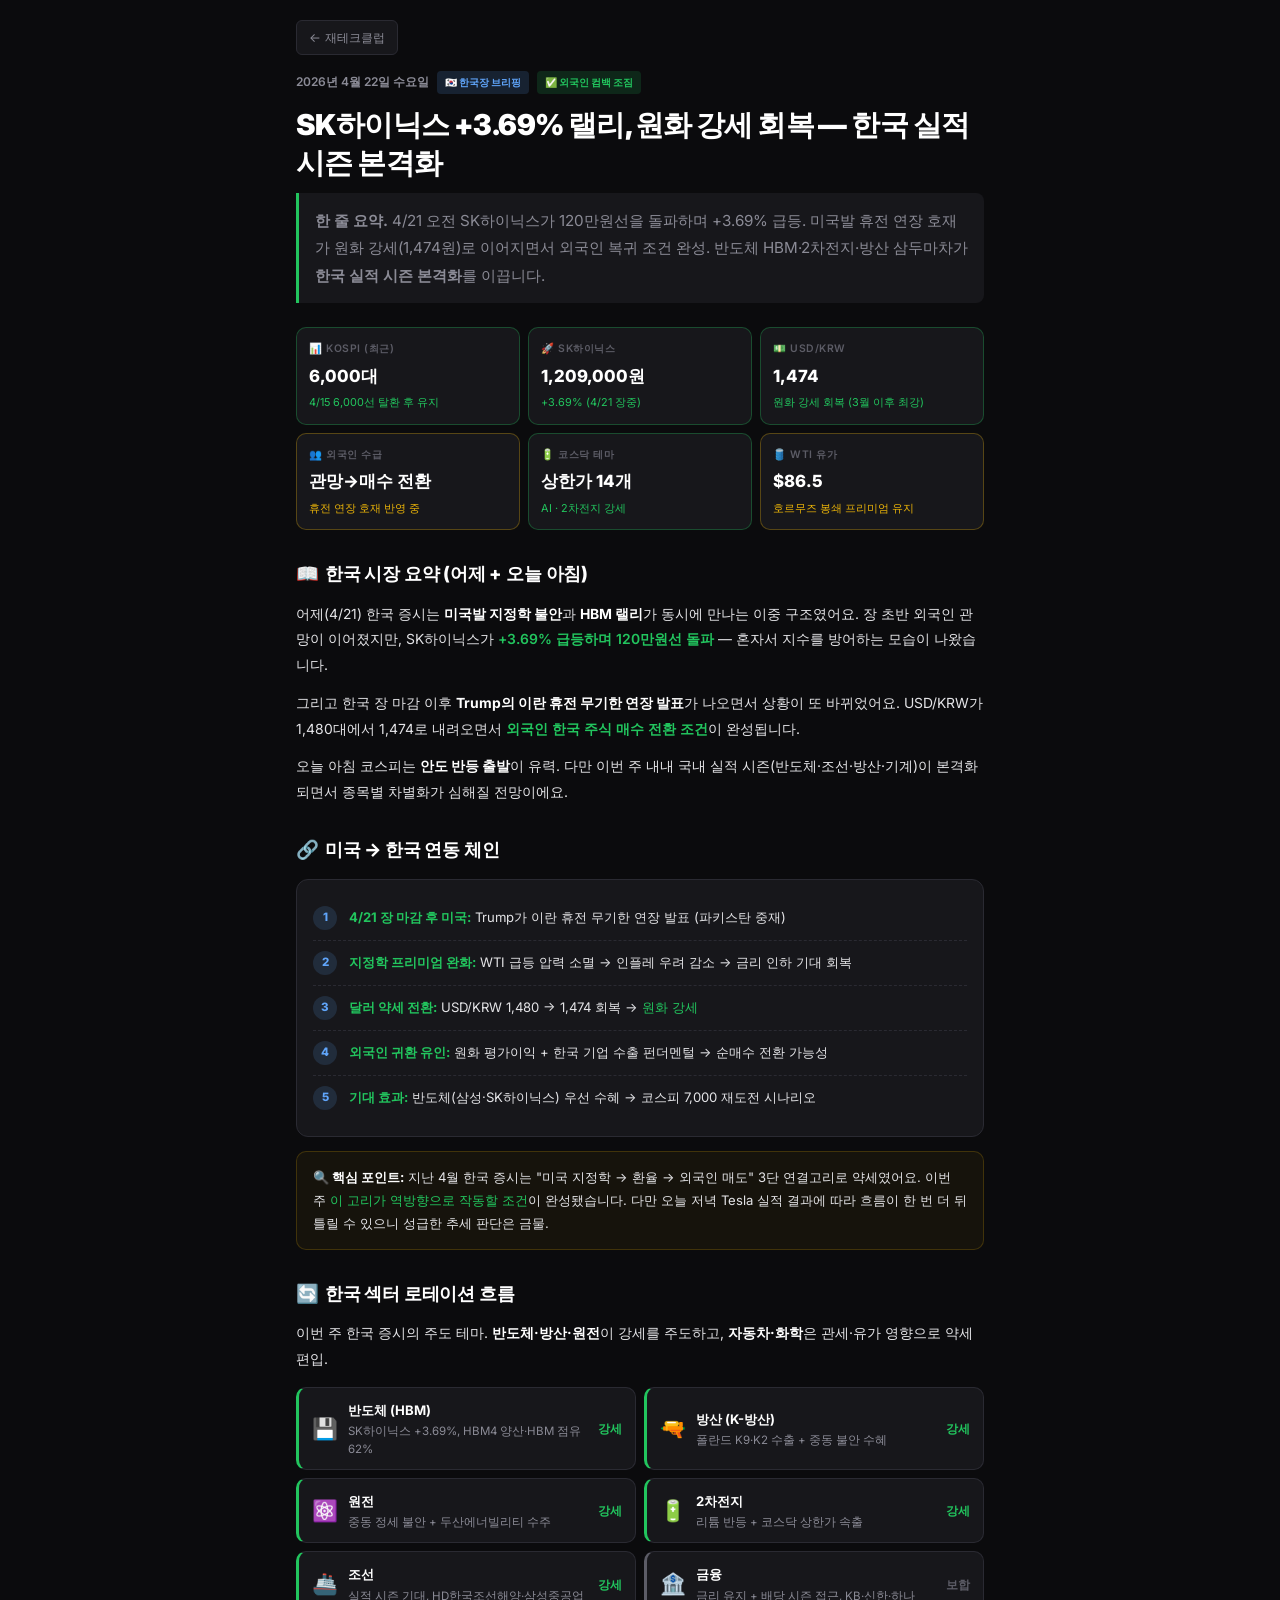
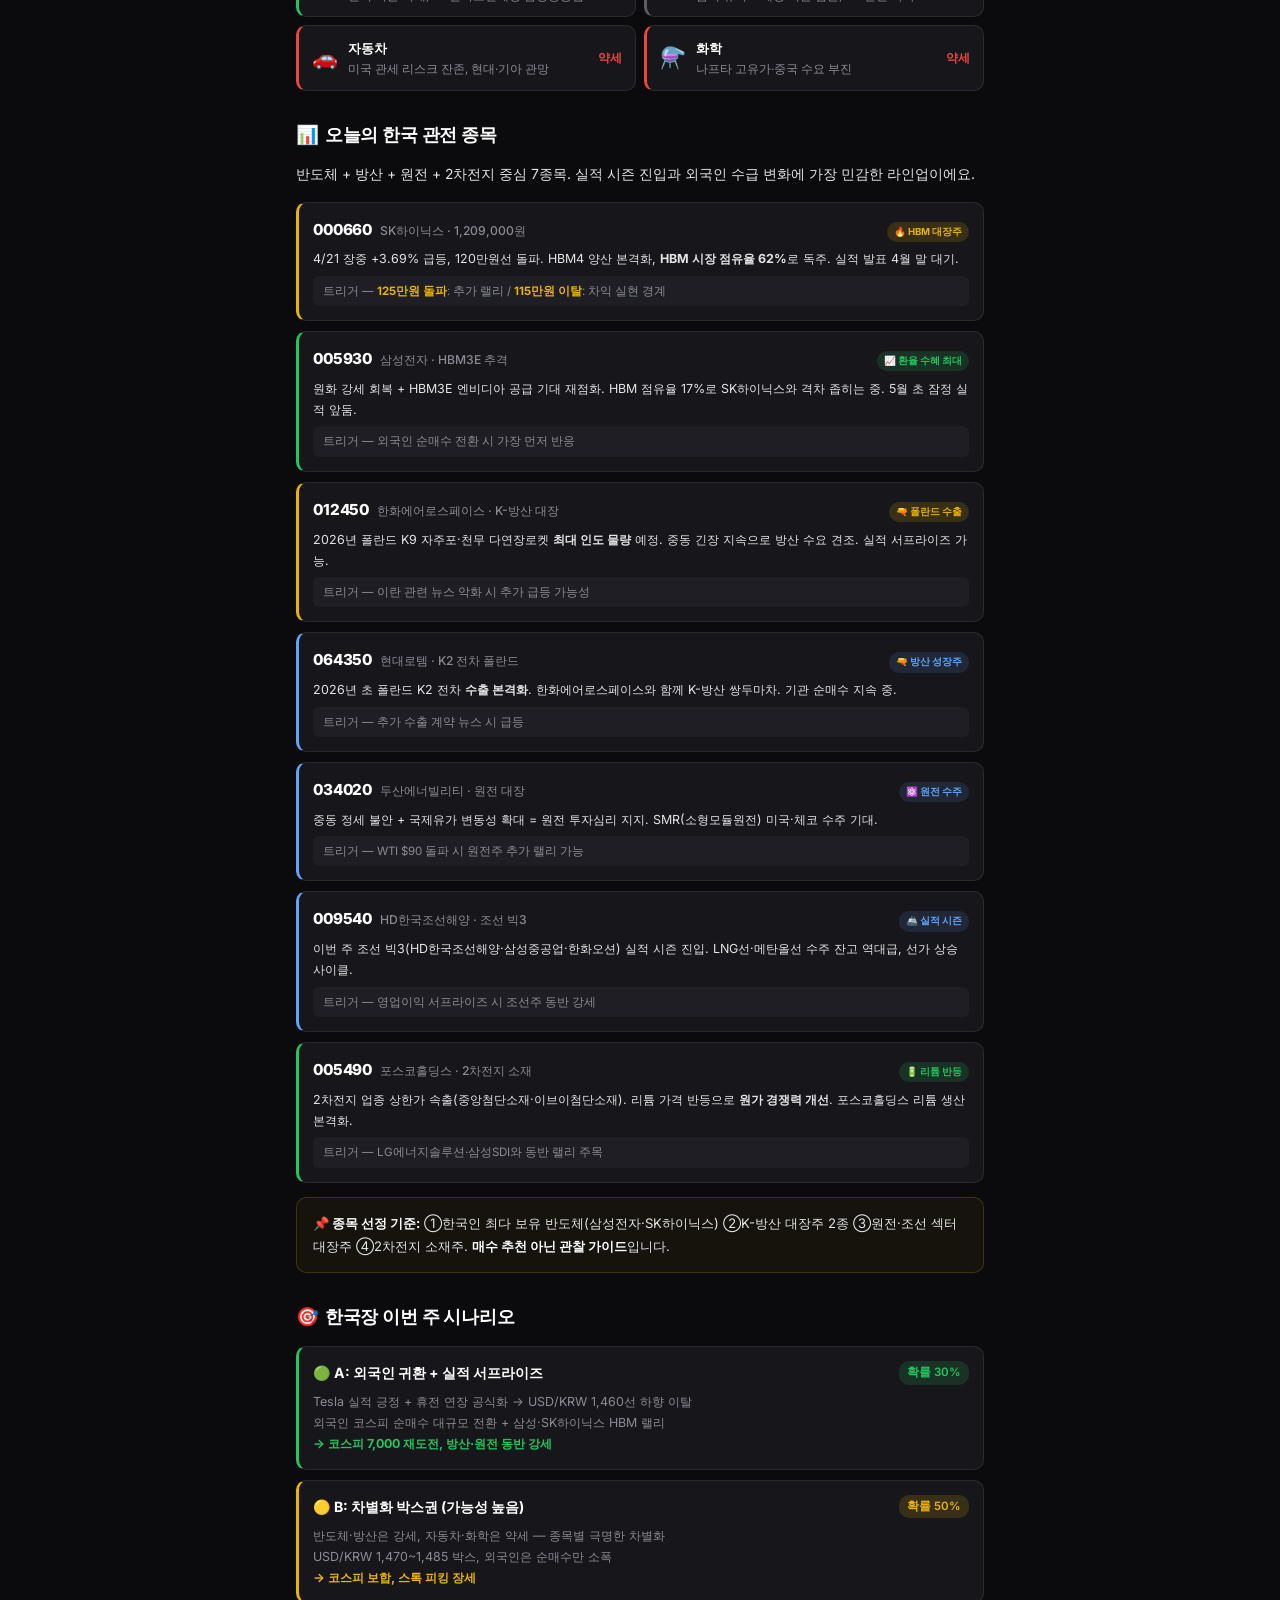
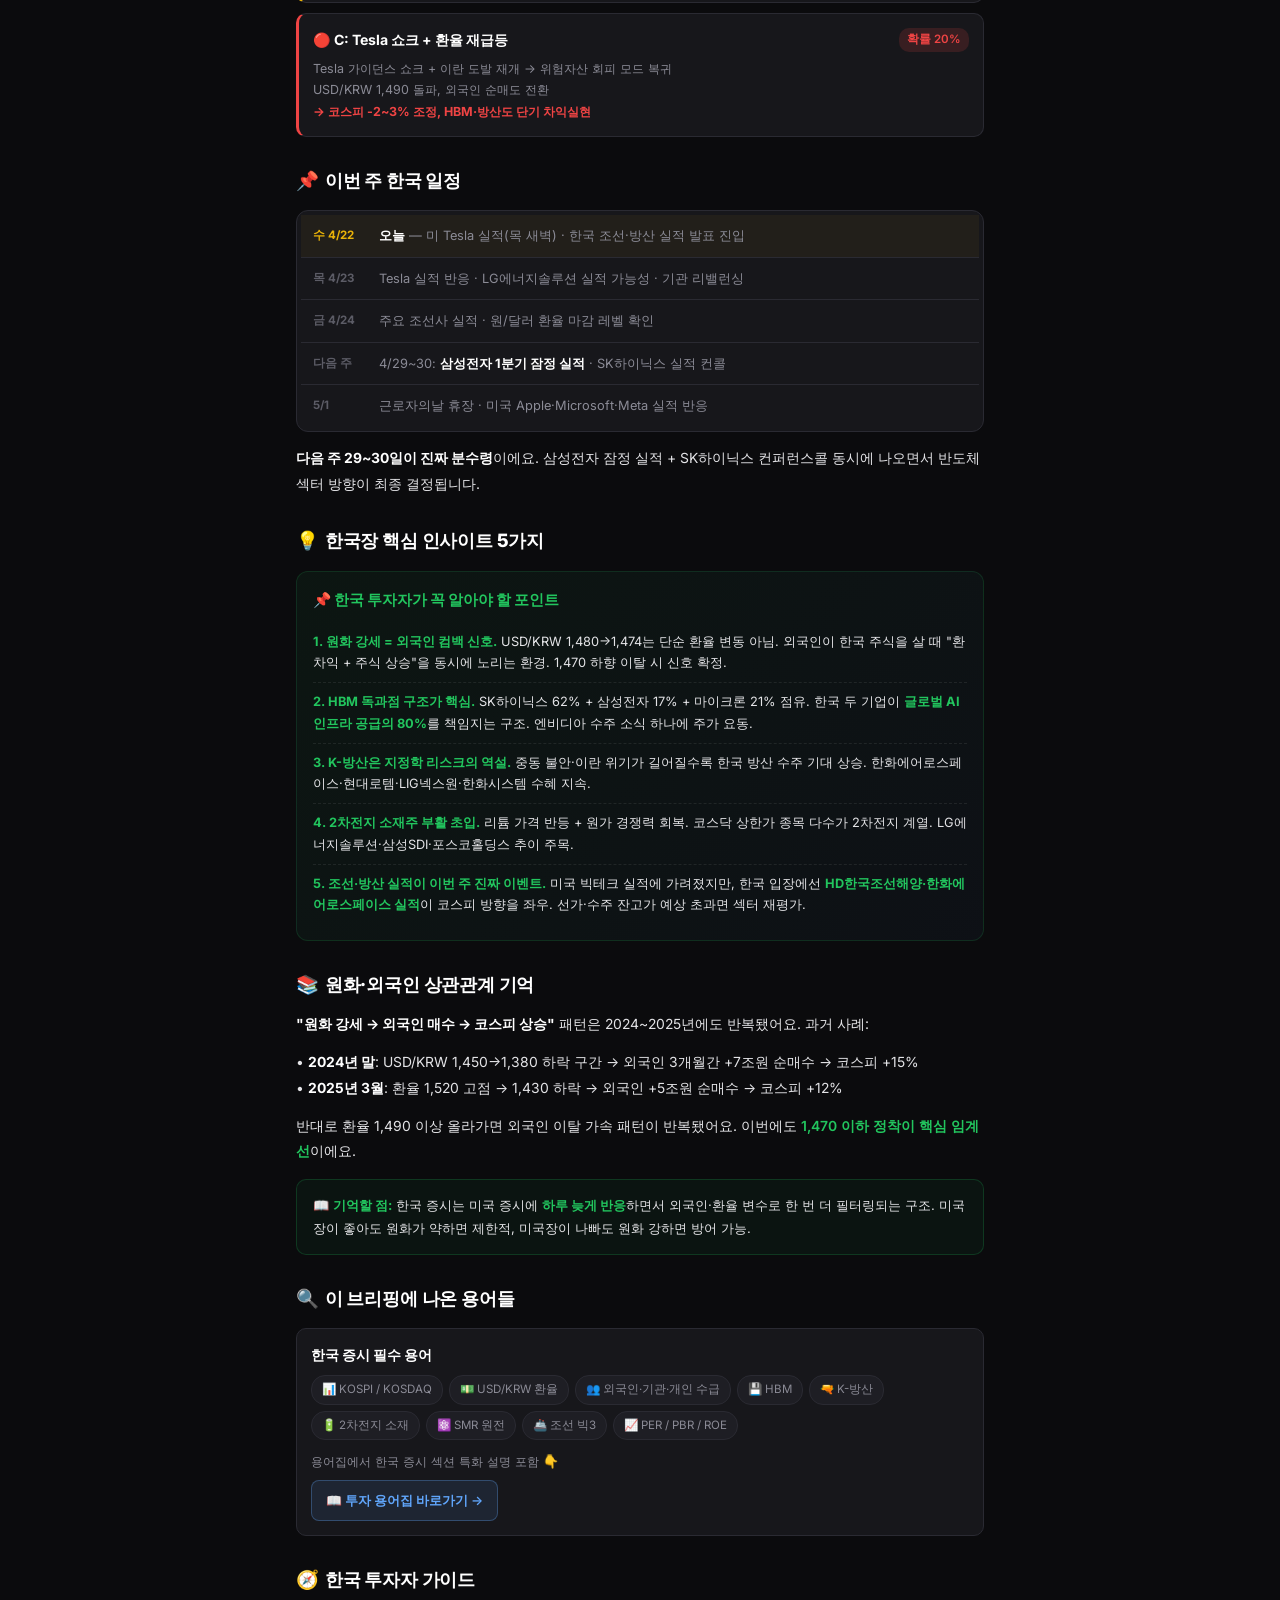
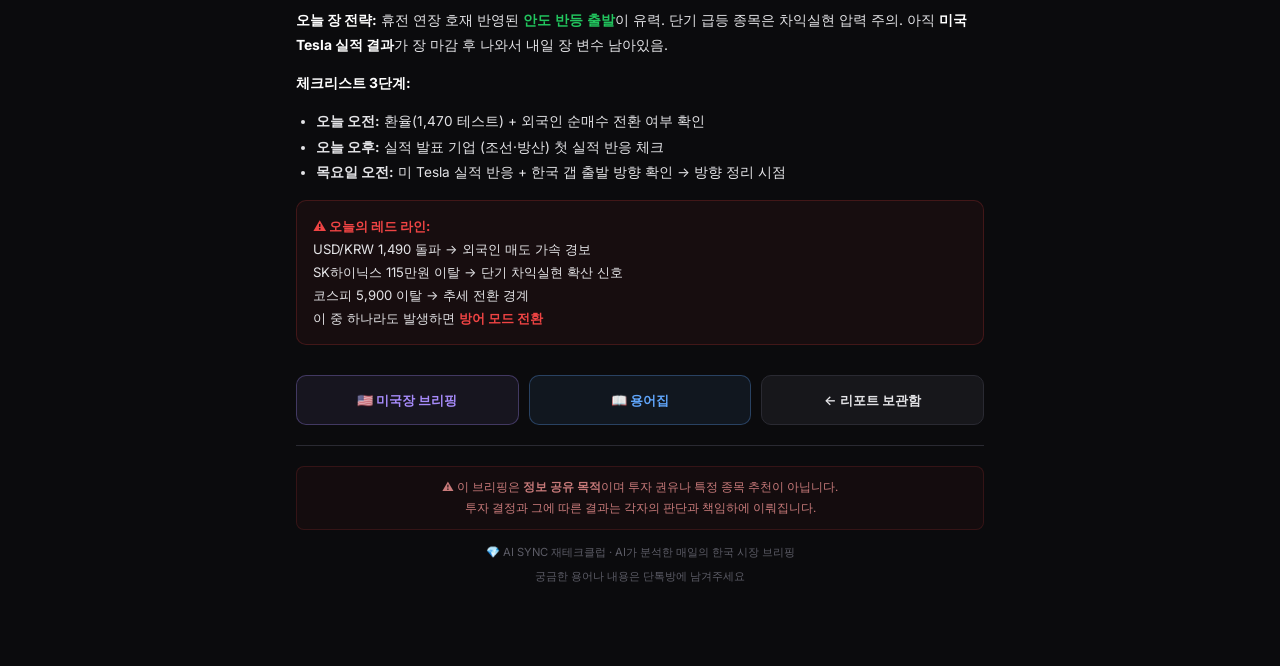
<file: korea-briefing-2026-04-22.html>
<!DOCTYPE html>
<html lang="ko">
<head>
<meta charset="UTF-8">
<meta name="viewport" content="width=device-width, initial-scale=1.0">
<title>🇰🇷 4/22 한국장 브리핑 — SK하이닉스 랠리, 원화 강세 복귀, 실적 시즌 본격화</title>
<meta property="og:title" content="🇰🇷 4/22 한국장 브리핑 — SK하이닉스 랠리, 원화 강세 복귀, 실적 시즌 본격화">
<meta property="og:description" content="휴전 연장 호재로 외국인 컴백 조짐. SK하이닉스 +3.69% HBM4 랠리, 원화 1,474원 강세 회복. 이번 주 한국 실적 시즌 본격화 — 반도체·방산·원전 주목.">
<meta property="og:type" content="article">
<meta property="og:url" content="https://aisyncclub.github.io/moneyclub/korea-briefing-2026-04-22.html">
<meta property="og:image" content="https://aisyncclub.github.io/moneyclub/og-image.jpg">
<meta property="og:image:width" content="1200">
<meta property="og:image:height" content="630">
<meta property="og:site_name" content="AI싱크 재테크클럽">
<meta property="og:locale" content="ko_KR">
<meta name="twitter:card" content="summary_large_image">
<meta name="twitter:title" content="🇰🇷 4/22 한국장 브리핑 — SK하이닉스 랠리, 원화 강세 복귀">
<meta name="twitter:description" content="휴전 연장 호재 + HBM 랠리 + 실적 시즌. 한국 투자자 관점 시장 브리핑.">
<meta name="twitter:image" content="https://aisyncclub.github.io/moneyclub/og-image.jpg">
<link href="https://fonts.googleapis.com/css2?family=Inter:wght@300;400;500;600;700;800;900&display=swap" rel="stylesheet">
<style>
:root {
  --bg:#0b0b0d; --s:#17171b; --s2:#1e1e24; --bd:#2a2a32;
  --t:#e4e4e7; --td:#8b8b96; --tm:#5c5c66;
  --up:#22c55e; --dn:#ef4444; --w:#eab308;
  --blue:#60a5fa; --purple:#a78bfa; --orange:#fb923c;
}
*{box-sizing:border-box;margin:0;padding:0}
body{font-family:'Inter',-apple-system,sans-serif;background:var(--bg);color:var(--t);line-height:1.7;min-height:100vh}
.ctr{max-width:720px;margin:0 auto;padding:20px 16px 80px}

.back-link{display:inline-flex;align-items:center;gap:6px;font-size:0.78rem;color:var(--td);text-decoration:none;margin-bottom:16px;padding:6px 12px;background:var(--s);border:1px solid var(--bd);border-radius:6px}
.back-link:hover{color:var(--t);border-color:#555}

.art-meta{display:flex;gap:8px;align-items:center;margin-bottom:12px;flex-wrap:wrap}
.meta-date{font-size:0.75rem;color:var(--td);font-weight:600}
.meta-badge{font-size:0.62rem;font-weight:700;padding:3px 8px;border-radius:4px;background:rgba(34,197,94,0.15);color:var(--up)}
.meta-region{font-size:0.62rem;font-weight:700;padding:3px 8px;border-radius:4px;background:rgba(96,165,250,0.15);color:var(--blue)}

h1.art-title{font-size:1.8rem;font-weight:900;color:#fff;line-height:1.3;letter-spacing:-0.02em;margin-bottom:12px}
.art-lead{font-size:0.95rem;color:var(--td);line-height:1.8;padding:14px 16px;background:var(--s);border-left:3px solid var(--up);border-radius:0 8px 8px 0;margin-bottom:24px}

.dash{display:grid;grid-template-columns:repeat(3,1fr);gap:8px;margin:20px 0}
.dcard{background:var(--s);border:1px solid var(--bd);border-radius:10px;padding:12px}
.dcard.up{border-color:rgba(34,197,94,0.3)}
.dcard.dn{border-color:rgba(239,68,68,0.3)}
.dcard.wr{border-color:rgba(234,179,8,0.3)}
.dc-label{font-size:0.65rem;color:var(--tm);margin-bottom:4px;font-weight:600;letter-spacing:0.05em;text-transform:uppercase}
.dc-val{font-size:1.05rem;font-weight:800;color:#fff}
.dc-sub{font-size:0.68rem;margin-top:3px}
.dcard.up .dc-sub{color:var(--up)}
.dcard.dn .dc-sub{color:var(--dn)}
.dcard.wr .dc-sub{color:var(--w)}

.sec{margin:28px 0}
.sec h2{font-size:1.15rem;font-weight:800;color:#fff;margin-bottom:12px;letter-spacing:-0.01em}
.sec h2 .icon{margin-right:6px}
.sec p{font-size:0.87rem;color:var(--t);line-height:1.85;margin-bottom:12px}
.sec p strong{color:#fff;font-weight:700}
.sec p .hl-up{color:var(--up);font-weight:600}
.sec p .hl-dn{color:var(--dn);font-weight:600}
.sec p .hl-wr{color:var(--w);font-weight:600}

/* Chain diagram */
.chain-box{background:var(--s);border:1px solid var(--bd);border-radius:12px;padding:16px;margin:14px 0}
.chain-step{display:flex;align-items:flex-start;gap:12px;padding:10px 0;border-bottom:1px dashed var(--bd)}
.chain-step:last-child{border-bottom:none}
.chain-num{flex-shrink:0;width:24px;height:24px;background:rgba(96,165,250,0.15);color:var(--blue);border-radius:50%;display:flex;align-items:center;justify-content:center;font-size:0.72rem;font-weight:800}
.chain-body{flex:1;font-size:0.82rem;color:var(--t);line-height:1.7}
.chain-body strong{color:var(--up)}

/* Sector grid */
.sector-grid{display:grid;grid-template-columns:1fr 1fr;gap:8px;margin:14px 0}
@media(max-width:560px){.sector-grid{grid-template-columns:1fr}}
.sec-card{display:flex;align-items:center;gap:10px;padding:11px 13px;background:var(--s);border:1px solid var(--bd);border-radius:10px;border-left:3px solid}
.sec-card.up{border-left-color:var(--up)}
.sec-card.dn{border-left-color:var(--dn)}
.sec-card.flat{border-left-color:var(--tm)}
.sec-icon{font-size:1.3rem;flex-shrink:0}
.sec-body{flex:1;min-width:0}
.sec-name{font-size:0.82rem;font-weight:700;color:#fff}
.sec-note{font-size:0.72rem;color:var(--td);margin-top:2px;line-height:1.5}
.sec-pct{font-size:0.78rem;font-weight:700;flex-shrink:0}
.sec-card.up .sec-pct{color:var(--up)}
.sec-card.dn .sec-pct{color:var(--dn)}
.sec-card.flat .sec-pct{color:var(--tm)}

/* Watchlist */
.watch-list{display:grid;gap:10px;margin:14px 0}
.watch-card{background:var(--s);border:1px solid var(--bd);border-radius:10px;padding:14px;border-left:3px solid var(--blue)}
.watch-card.hot{border-left-color:var(--w)}
.watch-card.risk{border-left-color:var(--dn)}
.watch-card.upz{border-left-color:var(--up)}
.watch-top{display:flex;align-items:baseline;gap:8px;margin-bottom:6px;flex-wrap:wrap}
.watch-ticker{font-size:0.95rem;font-weight:800;color:#fff;letter-spacing:-0.01em}
.watch-name{font-size:0.76rem;color:var(--td);font-weight:500}
.watch-tag{font-size:0.6rem;font-weight:700;padding:2px 7px;border-radius:10px;background:rgba(96,165,250,0.12);color:var(--blue);margin-left:auto}
.watch-card.hot .watch-tag{background:rgba(234,179,8,0.15);color:var(--w)}
.watch-card.risk .watch-tag{background:rgba(239,68,68,0.15);color:var(--dn)}
.watch-card.upz .watch-tag{background:rgba(34,197,94,0.15);color:var(--up)}
.watch-reason{font-size:0.78rem;color:var(--t);line-height:1.7;margin-bottom:6px}
.watch-trigger{font-size:0.72rem;color:var(--td);padding:6px 10px;background:var(--s2);border-radius:6px;line-height:1.6}
.watch-trigger strong{color:var(--w)}

.scenarios{display:grid;gap:10px;margin:14px 0}
.scn{background:var(--s);border:1px solid var(--bd);border-radius:10px;padding:14px;border-left:3px solid}
.scn.a{border-left-color:var(--up)}
.scn.b{border-left-color:var(--w)}
.scn.c{border-left-color:var(--dn)}
.scn-head{display:flex;align-items:center;justify-content:space-between;margin-bottom:6px}
.scn-title{font-size:0.88rem;font-weight:700;color:#fff}
.scn-prob{font-size:0.72rem;font-weight:600;padding:2px 8px;border-radius:10px}
.scn.a .scn-prob{background:rgba(34,197,94,0.15);color:var(--up)}
.scn.b .scn-prob{background:rgba(234,179,8,0.15);color:var(--w)}
.scn.c .scn-prob{background:rgba(239,68,68,0.15);color:var(--dn)}
.scn-desc{font-size:0.78rem;color:var(--td);line-height:1.7}

.cal{background:var(--s);border:1px solid var(--bd);border-radius:12px;padding:4px;margin:14px 0}
.cal-row{display:flex;gap:10px;padding:11px 12px;border-bottom:1px solid var(--bd);align-items:center}
.cal-row:last-child{border-bottom:none}
.cal-day{flex-shrink:0;width:56px;font-size:0.72rem;font-weight:700;color:var(--tm)}
.cal-event{flex:1;font-size:0.8rem;color:var(--td);line-height:1.5}
.cal-event strong{color:#fff}
.cal-row.star{background:rgba(234,179,8,0.05)}
.cal-row.star .cal-day{color:var(--w)}

.insights{background:linear-gradient(135deg,rgba(34,197,94,0.06),rgba(96,165,250,0.04));border:1px solid rgba(34,197,94,0.15);border-radius:12px;padding:16px;margin:14px 0}
.insights h3{font-size:0.92rem;font-weight:700;color:var(--up);margin-bottom:10px}
.insight-item{padding:8px 0;border-bottom:1px dashed rgba(255,255,255,0.08);font-size:0.8rem;color:var(--t);line-height:1.7}
.insight-item:last-child{border-bottom:none}
.insight-item strong{color:var(--up);font-weight:700}

.gloss-box{background:var(--s);border:1px solid var(--bd);border-radius:10px;padding:14px;margin:14px 0}
.gloss-box h3{font-size:0.88rem;font-weight:700;color:#fff;margin-bottom:8px}
.gloss-box .gloss-terms{display:flex;gap:6px;flex-wrap:wrap;margin:8px 0 10px}
.gloss-term{font-size:0.72rem;padding:4px 10px;background:var(--s2);border:1px solid var(--bd);border-radius:14px;color:var(--td)}
.gloss-link{display:inline-block;margin-top:6px;padding:9px 14px;background:rgba(96,165,250,0.1);border:1px solid rgba(96,165,250,0.3);border-radius:8px;color:var(--blue);font-size:0.8rem;font-weight:600;text-decoration:none}
.gloss-link:hover{background:rgba(96,165,250,0.15)}

.callout{background:rgba(234,179,8,0.05);border:1px solid rgba(234,179,8,0.2);border-radius:10px;padding:14px 16px;margin:14px 0}
.callout strong{color:var(--w)}
.callout.red{background:rgba(239,68,68,0.05);border-color:rgba(239,68,68,0.2)}
.callout.red strong{color:var(--dn)}
.callout.green{background:rgba(34,197,94,0.05);border-color:rgba(34,197,94,0.2)}
.callout.green strong{color:var(--up)}
.callout p{font-size:0.82rem;color:var(--t);line-height:1.75;margin-bottom:0}

.nav-footer{display:flex;gap:10px;margin:30px 0 16px;flex-wrap:wrap}
.nav-btn{flex:1;min-width:140px;padding:13px;text-align:center;background:var(--s);border:1px solid var(--bd);border-radius:10px;color:var(--t);text-decoration:none;font-size:0.82rem;font-weight:600;transition:all 0.15s}
.nav-btn:hover{border-color:#555;background:var(--s2)}
.nav-btn.primary{background:rgba(96,165,250,0.08);border-color:rgba(96,165,250,0.3);color:var(--blue)}
.nav-btn.us{background:rgba(167,139,250,0.08);border-color:rgba(167,139,250,0.3);color:var(--purple)}

.footer{text-align:center;font-size:0.7rem;color:var(--tm);padding-top:20px;border-top:1px solid var(--bd);line-height:1.8;margin-top:20px}
.footer .disclaimer{padding:10px 14px;background:rgba(239,68,68,0.04);border:1px solid rgba(239,68,68,0.15);border-radius:8px;color:#c87a7a;margin-bottom:12px;font-size:0.72rem}
</style>
</head>
<body>
<div class="ctr">

  <a class="back-link" href="index.html">← 재테크클럽</a>

  <div class="art-meta">
    <span class="meta-date">2026년 4월 22일 수요일</span>
    <span class="meta-region">🇰🇷 한국장 브리핑</span>
    <span class="meta-badge">✅ 외국인 컴백 조짐</span>
  </div>

  <h1 class="art-title">SK하이닉스 +3.69% 랠리, 원화 강세 회복 — 한국 실적 시즌 본격화</h1>

  <div class="art-lead">
    <strong>한 줄 요약.</strong> 4/21 오전 SK하이닉스가 120만원선을 돌파하며 <span class="hl-up">+3.69%</span> 급등. 미국발 휴전 연장 호재가 원화 강세(1,474원)로 이어지면서 외국인 복귀 조건 완성. 반도체 HBM·2차전지·방산 삼두마차가 <strong>한국 실적 시즌 본격화</strong>를 이끕니다.
  </div>

  <div class="dash">
    <div class="dcard up">
      <div class="dc-label">📊 KOSPI (최근)</div>
      <div class="dc-val">6,000대</div>
      <div class="dc-sub">4/15 6,000선 탈환 후 유지</div>
    </div>
    <div class="dcard up">
      <div class="dc-label">🚀 SK하이닉스</div>
      <div class="dc-val">1,209,000원</div>
      <div class="dc-sub">+3.69% (4/21 장중)</div>
    </div>
    <div class="dcard up">
      <div class="dc-label">💵 USD/KRW</div>
      <div class="dc-val">1,474</div>
      <div class="dc-sub">원화 강세 회복 (3월 이후 최강)</div>
    </div>
    <div class="dcard wr">
      <div class="dc-label">👥 외국인 수급</div>
      <div class="dc-val">관망→매수 전환</div>
      <div class="dc-sub">휴전 연장 호재 반영 중</div>
    </div>
    <div class="dcard up">
      <div class="dc-label">🔋 코스닥 테마</div>
      <div class="dc-val">상한가 14개</div>
      <div class="dc-sub">AI · 2차전지 강세</div>
    </div>
    <div class="dcard wr">
      <div class="dc-label">🛢️ WTI 유가</div>
      <div class="dc-val">$86.5</div>
      <div class="dc-sub">호르무즈 봉쇄 프리미엄 유지</div>
    </div>
  </div>

  <!-- SECTION 1 -->
  <div class="sec">
    <h2><span class="icon">📖</span>한국 시장 요약 (어제 + 오늘 아침)</h2>
    <p>어제(4/21) 한국 증시는 <strong>미국발 지정학 불안</strong>과 <strong>HBM 랠리</strong>가 동시에 만나는 이중 구조였어요. 장 초반 외국인 관망이 이어졌지만, SK하이닉스가 <span class="hl-up">+3.69% 급등하며 120만원선 돌파</span> — 혼자서 지수를 방어하는 모습이 나왔습니다.</p>
    <p>그리고 한국 장 마감 이후 <strong>Trump의 이란 휴전 무기한 연장 발표</strong>가 나오면서 상황이 또 바뀌었어요. USD/KRW가 1,480대에서 1,474로 내려오면서 <span class="hl-up">외국인 한국 주식 매수 전환 조건</span>이 완성됩니다.</p>
    <p>오늘 아침 코스피는 <strong>안도 반등 출발</strong>이 유력. 다만 이번 주 내내 국내 실적 시즌(반도체·조선·방산·기계)이 본격화되면서 종목별 차별화가 심해질 전망이에요.</p>
  </div>

  <!-- US → KR CHAIN -->
  <div class="sec">
    <h2><span class="icon">🔗</span>미국 → 한국 연동 체인</h2>
    <div class="chain-box">
      <div class="chain-step">
        <div class="chain-num">1</div>
        <div class="chain-body"><strong>4/21 장 마감 후 미국:</strong> Trump가 이란 휴전 무기한 연장 발표 (파키스탄 중재)</div>
      </div>
      <div class="chain-step">
        <div class="chain-num">2</div>
        <div class="chain-body"><strong>지정학 프리미엄 완화:</strong> WTI 급등 압력 소멸 → 인플레 우려 감소 → 금리 인하 기대 회복</div>
      </div>
      <div class="chain-step">
        <div class="chain-num">3</div>
        <div class="chain-body"><strong>달러 약세 전환:</strong> USD/KRW 1,480 → 1,474 회복 → <span style="color:var(--up);">원화 강세</span></div>
      </div>
      <div class="chain-step">
        <div class="chain-num">4</div>
        <div class="chain-body"><strong>외국인 귀환 유인:</strong> 원화 평가이익 + 한국 기업 수출 펀더멘털 → 순매수 전환 가능성</div>
      </div>
      <div class="chain-step">
        <div class="chain-num">5</div>
        <div class="chain-body"><strong>기대 효과:</strong> 반도체(삼성·SK하이닉스) 우선 수혜 → 코스피 7,000 재도전 시나리오</div>
      </div>
    </div>

    <div class="callout">
      <p><strong>🔍 핵심 포인트:</strong> 지난 4월 한국 증시는 "미국 지정학 → 환율 → 외국인 매도" 3단 연결고리로 약세였어요. 이번 주 <span style="color:var(--up);">이 고리가 역방향으로 작동할 조건</span>이 완성됐습니다. 다만 오늘 저녁 Tesla 실적 결과에 따라 흐름이 한 번 더 뒤틀릴 수 있으니 성급한 추세 판단은 금물.</p>
    </div>
  </div>

  <!-- KOREAN SECTORS -->
  <div class="sec">
    <h2><span class="icon">🔄</span>한국 섹터 로테이션 흐름</h2>
    <p>이번 주 한국 증시의 주도 테마. <strong>반도체·방산·원전</strong>이 강세를 주도하고, <strong>자동차·화학</strong>은 관세·유가 영향으로 약세 편입.</p>

    <div class="sector-grid">
      <div class="sec-card up">
        <div class="sec-icon">💾</div>
        <div class="sec-body">
          <div class="sec-name">반도체 (HBM)</div>
          <div class="sec-note">SK하이닉스 +3.69%, HBM4 양산·HBM 점유 62%</div>
        </div>
        <div class="sec-pct">강세</div>
      </div>
      <div class="sec-card up">
        <div class="sec-icon">🔫</div>
        <div class="sec-body">
          <div class="sec-name">방산 (K-방산)</div>
          <div class="sec-note">폴란드 K9·K2 수출 + 중동 불안 수혜</div>
        </div>
        <div class="sec-pct">강세</div>
      </div>
      <div class="sec-card up">
        <div class="sec-icon">⚛️</div>
        <div class="sec-body">
          <div class="sec-name">원전</div>
          <div class="sec-note">중동 정세 불안 + 두산에너빌리티 수주</div>
        </div>
        <div class="sec-pct">강세</div>
      </div>
      <div class="sec-card up">
        <div class="sec-icon">🔋</div>
        <div class="sec-body">
          <div class="sec-name">2차전지</div>
          <div class="sec-note">리튬 반등 + 코스닥 상한가 속출</div>
        </div>
        <div class="sec-pct">강세</div>
      </div>
      <div class="sec-card up">
        <div class="sec-icon">🚢</div>
        <div class="sec-body">
          <div class="sec-name">조선</div>
          <div class="sec-note">실적 시즌 기대, HD한국조선해양·삼성중공업</div>
        </div>
        <div class="sec-pct">강세</div>
      </div>
      <div class="sec-card flat">
        <div class="sec-icon">🏦</div>
        <div class="sec-body">
          <div class="sec-name">금융</div>
          <div class="sec-note">금리 유지 + 배당 시즌 접근, KB·신한·하나</div>
        </div>
        <div class="sec-pct">보합</div>
      </div>
      <div class="sec-card dn">
        <div class="sec-icon">🚗</div>
        <div class="sec-body">
          <div class="sec-name">자동차</div>
          <div class="sec-note">미국 관세 리스크 잔존, 현대·기아 관망</div>
        </div>
        <div class="sec-pct">약세</div>
      </div>
      <div class="sec-card dn">
        <div class="sec-icon">⚗️</div>
        <div class="sec-body">
          <div class="sec-name">화학</div>
          <div class="sec-note">나프타 고유가·중국 수요 부진</div>
        </div>
        <div class="sec-pct">약세</div>
      </div>
    </div>
  </div>

  <!-- KR WATCHLIST -->
  <div class="sec">
    <h2><span class="icon">📊</span>오늘의 한국 관전 종목</h2>
    <p>반도체 + 방산 + 원전 + 2차전지 중심 7종목. 실적 시즌 진입과 외국인 수급 변화에 가장 민감한 라인업이에요.</p>

    <div class="watch-list">

      <div class="watch-card hot">
        <div class="watch-top">
          <span class="watch-ticker">000660</span>
          <span class="watch-name">SK하이닉스 · 1,209,000원</span>
          <span class="watch-tag">🔥 HBM 대장주</span>
        </div>
        <div class="watch-reason">4/21 장중 +3.69% 급등, 120만원선 돌파. HBM4 양산 본격화, <strong>HBM 시장 점유율 62%</strong>로 독주. 실적 발표 4월 말 대기.</div>
        <div class="watch-trigger">트리거 — <strong>125만원 돌파</strong>: 추가 랠리 / <strong>115만원 이탈</strong>: 차익 실현 경계</div>
      </div>

      <div class="watch-card upz">
        <div class="watch-top">
          <span class="watch-ticker">005930</span>
          <span class="watch-name">삼성전자 · HBM3E 추격</span>
          <span class="watch-tag">📈 환율 수혜 최대</span>
        </div>
        <div class="watch-reason">원화 강세 회복 + HBM3E 엔비디아 공급 기대 재점화. HBM 점유율 17%로 SK하이닉스와 격차 좁히는 중. 5월 초 잠정 실적 앞둠.</div>
        <div class="watch-trigger">트리거 — 외국인 순매수 전환 시 가장 먼저 반응</div>
      </div>

      <div class="watch-card hot">
        <div class="watch-top">
          <span class="watch-ticker">012450</span>
          <span class="watch-name">한화에어로스페이스 · K-방산 대장</span>
          <span class="watch-tag">🔫 폴란드 수출</span>
        </div>
        <div class="watch-reason">2026년 폴란드 K9 자주포·천무 다연장로켓 <strong>최대 인도 물량</strong> 예정. 중동 긴장 지속으로 방산 수요 견조. 실적 서프라이즈 가능.</div>
        <div class="watch-trigger">트리거 — 이란 관련 뉴스 악화 시 추가 급등 가능성</div>
      </div>

      <div class="watch-card">
        <div class="watch-top">
          <span class="watch-ticker">064350</span>
          <span class="watch-name">현대로템 · K2 전차 폴란드</span>
          <span class="watch-tag">🔫 방산 성장주</span>
        </div>
        <div class="watch-reason">2026년 초 폴란드 K2 전차 <strong>수출 본격화</strong>. 한화에어로스페이스와 함께 K-방산 쌍두마차. 기관 순매수 지속 중.</div>
        <div class="watch-trigger">트리거 — 추가 수출 계약 뉴스 시 급등</div>
      </div>

      <div class="watch-card">
        <div class="watch-top">
          <span class="watch-ticker">034020</span>
          <span class="watch-name">두산에너빌리티 · 원전 대장</span>
          <span class="watch-tag">⚛️ 원전 수주</span>
        </div>
        <div class="watch-reason">중동 정세 불안 + 국제유가 변동성 확대 = 원전 투자심리 지지. SMR(소형모듈원전) 미국·체코 수주 기대.</div>
        <div class="watch-trigger">트리거 — WTI $90 돌파 시 원전주 추가 랠리 가능</div>
      </div>

      <div class="watch-card">
        <div class="watch-top">
          <span class="watch-ticker">009540</span>
          <span class="watch-name">HD한국조선해양 · 조선 빅3</span>
          <span class="watch-tag">🚢 실적 시즌</span>
        </div>
        <div class="watch-reason">이번 주 조선 빅3(HD한국조선해양·삼성중공업·한화오션) 실적 시즌 진입. LNG선·메탄올선 수주 잔고 역대급, 선가 상승 사이클.</div>
        <div class="watch-trigger">트리거 — 영업이익 서프라이즈 시 조선주 동반 강세</div>
      </div>

      <div class="watch-card upz">
        <div class="watch-top">
          <span class="watch-ticker">005490</span>
          <span class="watch-name">포스코홀딩스 · 2차전지 소재</span>
          <span class="watch-tag">🔋 리튬 반등</span>
        </div>
        <div class="watch-reason">2차전지 업종 상한가 속출(중앙첨단소재·이브이첨단소재). 리튬 가격 반등으로 <strong>원가 경쟁력 개선</strong>. 포스코홀딩스 리튬 생산 본격화.</div>
        <div class="watch-trigger">트리거 — LG에너지솔루션·삼성SDI와 동반 랠리 주목</div>
      </div>

    </div>

    <div class="callout">
      <p><strong>📌 종목 선정 기준:</strong> ①한국인 최다 보유 반도체(삼성전자·SK하이닉스) ②K-방산 대장주 2종 ③원전·조선 섹터 대장주 ④2차전지 소재주. <strong>매수 추천 아닌 관찰 가이드</strong>입니다.</p>
    </div>
  </div>

  <!-- SCENARIOS -->
  <div class="sec">
    <h2><span class="icon">🎯</span>한국장 이번 주 시나리오</h2>

    <div class="scenarios">
      <div class="scn a">
        <div class="scn-head">
          <span class="scn-title">🟢 A: 외국인 귀환 + 실적 서프라이즈</span>
          <span class="scn-prob">확률 30%</span>
        </div>
        <div class="scn-desc">
          Tesla 실적 긍정 + 휴전 연장 공식화 → USD/KRW 1,460선 하향 이탈<br>
          외국인 코스피 순매수 대규모 전환 + 삼성·SK하이닉스 HBM 랠리<br>
          <strong style="color:var(--up);">→ 코스피 7,000 재도전, 방산·원전 동반 강세</strong>
        </div>
      </div>

      <div class="scn b">
        <div class="scn-head">
          <span class="scn-title">🟡 B: 차별화 박스권 (가능성 높음)</span>
          <span class="scn-prob">확률 50%</span>
        </div>
        <div class="scn-desc">
          반도체·방산은 강세, 자동차·화학은 약세 — 종목별 극명한 차별화<br>
          USD/KRW 1,470~1,485 박스, 외국인은 순매수만 소폭<br>
          <strong style="color:var(--w);">→ 코스피 보합, 스톡 피킹 장세</strong>
        </div>
      </div>

      <div class="scn c">
        <div class="scn-head">
          <span class="scn-title">🔴 C: Tesla 쇼크 + 환율 재급등</span>
          <span class="scn-prob">확률 20%</span>
        </div>
        <div class="scn-desc">
          Tesla 가이던스 쇼크 + 이란 도발 재개 → 위험자산 회피 모드 복귀<br>
          USD/KRW 1,490 돌파, 외국인 순매도 전환<br>
          <strong style="color:var(--dn);">→ 코스피 -2~3% 조정, HBM·방산도 단기 차익실현</strong>
        </div>
      </div>
    </div>
  </div>

  <!-- CALENDAR -->
  <div class="sec">
    <h2><span class="icon">📌</span>이번 주 한국 일정</h2>
    <div class="cal">
      <div class="cal-row star">
        <div class="cal-day">수 4/22</div>
        <div class="cal-event"><strong>오늘</strong> — 미 Tesla 실적(목 새벽) · 한국 조선·방산 실적 발표 진입</div>
      </div>
      <div class="cal-row">
        <div class="cal-day">목 4/23</div>
        <div class="cal-event">Tesla 실적 반응 · LG에너지솔루션 실적 가능성 · 기관 리밸런싱</div>
      </div>
      <div class="cal-row">
        <div class="cal-day">금 4/24</div>
        <div class="cal-event">주요 조선사 실적 · 원/달러 환율 마감 레벨 확인</div>
      </div>
      <div class="cal-row">
        <div class="cal-day">다음 주</div>
        <div class="cal-event">4/29~30: <strong>삼성전자 1분기 잠정 실적</strong> · SK하이닉스 실적 컨콜</div>
      </div>
      <div class="cal-row">
        <div class="cal-day">5/1</div>
        <div class="cal-event">근로자의날 휴장 · 미국 Apple·Microsoft·Meta 실적 반응</div>
      </div>
    </div>
    <p><strong>다음 주 29~30일이 진짜 분수령</strong>이에요. 삼성전자 잠정 실적 + SK하이닉스 컨퍼런스콜 동시에 나오면서 반도체 섹터 방향이 최종 결정됩니다.</p>
  </div>

  <!-- INSIGHTS -->
  <div class="sec">
    <h2><span class="icon">💡</span>한국장 핵심 인사이트 5가지</h2>
    <div class="insights">
      <h3>📌 한국 투자자가 꼭 알아야 할 포인트</h3>

      <div class="insight-item">
        <strong>1. 원화 강세 = 외국인 컴백 신호.</strong> USD/KRW 1,480→1,474는 단순 환율 변동 아님. 외국인이 한국 주식을 살 때 "환차익 + 주식 상승"을 동시에 노리는 환경. 1,470 하향 이탈 시 신호 확정.
      </div>
      <div class="insight-item">
        <strong>2. HBM 독과점 구조가 핵심.</strong> SK하이닉스 62% + 삼성전자 17% + 마이크론 21% 점유. 한국 두 기업이 <strong>글로벌 AI 인프라 공급의 80%</strong>를 책임지는 구조. 엔비디아 수주 소식 하나에 주가 요동.
      </div>
      <div class="insight-item">
        <strong>3. K-방산은 지정학 리스크의 역설.</strong> 중동 불안·이란 위기가 길어질수록 한국 방산 수주 기대 상승. 한화에어로스페이스·현대로템·LIG넥스원·한화시스템 수혜 지속.
      </div>
      <div class="insight-item">
        <strong>4. 2차전지 소재주 부활 초입.</strong> 리튬 가격 반등 + 원가 경쟁력 회복. 코스닥 상한가 종목 다수가 2차전지 계열. LG에너지솔루션·삼성SDI·포스코홀딩스 추이 주목.
      </div>
      <div class="insight-item">
        <strong>5. 조선·방산 실적이 이번 주 진짜 이벤트.</strong> 미국 빅테크 실적에 가려졌지만, 한국 입장에선 <strong>HD한국조선해양·한화에어로스페이스 실적</strong>이 코스피 방향을 좌우. 선가·수주 잔고가 예상 초과면 섹터 재평가.
      </div>
    </div>
  </div>

  <!-- HISTORICAL -->
  <div class="sec">
    <h2><span class="icon">📚</span>원화·외국인 상관관계 기억</h2>
    <p><strong>"원화 강세 → 외국인 매수 → 코스피 상승"</strong> 패턴은 2024~2025년에도 반복됐어요. 과거 사례:</p>
    <p>• <strong>2024년 말</strong>: USD/KRW 1,450→1,380 하락 구간 → 외국인 3개월간 +7조원 순매수 → 코스피 +15%<br>
    • <strong>2025년 3월</strong>: 환율 1,520 고점 → 1,430 하락 → 외국인 +5조원 순매수 → 코스피 +12%</p>
    <p>반대로 환율 1,490 이상 올라가면 외국인 이탈 가속 패턴이 반복됐어요. 이번에도 <span class="hl-up">1,470 이하 정착이 핵심 임계선</span>이에요.</p>

    <div class="callout green">
      <p>📖 <strong>기억할 점:</strong> 한국 증시는 미국 증시에 <strong>하루 늦게 반응</strong>하면서 외국인·환율 변수로 한 번 더 필터링되는 구조. 미국장이 좋아도 원화가 약하면 제한적, 미국장이 나빠도 원화 강하면 방어 가능.</p>
    </div>
  </div>

  <!-- GLOSSARY -->
  <div class="sec">
    <h2><span class="icon">🔍</span>이 브리핑에 나온 용어들</h2>
    <div class="gloss-box">
      <h3>한국 증시 필수 용어</h3>
      <div class="gloss-terms">
        <span class="gloss-term">📊 KOSPI / KOSDAQ</span>
        <span class="gloss-term">💵 USD/KRW 환율</span>
        <span class="gloss-term">👥 외국인·기관·개인 수급</span>
        <span class="gloss-term">💾 HBM</span>
        <span class="gloss-term">🔫 K-방산</span>
        <span class="gloss-term">🔋 2차전지 소재</span>
        <span class="gloss-term">⚛️ SMR 원전</span>
        <span class="gloss-term">🚢 조선 빅3</span>
        <span class="gloss-term">📈 PER / PBR / ROE</span>
      </div>
      <p style="font-size:0.78rem;color:var(--td);margin-bottom:0;">용어집에서 한국 증시 섹션 특화 설명 포함 👇</p>
      <a class="gloss-link" href="glossary.html">📖 투자 용어집 바로가기 →</a>
    </div>
  </div>

  <!-- WHAT TO DO -->
  <div class="sec">
    <h2><span class="icon">🧭</span>한국 투자자 가이드</h2>
    <p><strong>오늘 장 전략:</strong> 휴전 연장 호재 반영된 <span class="hl-up">안도 반등 출발</span>이 유력. 단기 급등 종목은 차익실현 압력 주의. 아직 <strong>미국 Tesla 실적 결과</strong>가 장 마감 후 나와서 내일 장 변수 남아있음.</p>

    <p><strong>체크리스트 3단계:</strong></p>
    <ul style="padding-left:20px;margin:8px 0 14px">
      <li style="font-size:0.85rem;color:var(--t);line-height:1.9"><strong>오늘 오전:</strong> 환율(1,470 테스트) + 외국인 순매수 전환 여부 확인</li>
      <li style="font-size:0.85rem;color:var(--t);line-height:1.9"><strong>오늘 오후:</strong> 실적 발표 기업 (조선·방산) 첫 실적 반응 체크</li>
      <li style="font-size:0.85rem;color:var(--t);line-height:1.9"><strong>목요일 오전:</strong> 미 Tesla 실적 반응 + 한국 갭 출발 방향 확인 → 방향 정리 시점</li>
    </ul>

    <div class="callout red">
      <p><strong>⚠️ 오늘의 레드 라인:</strong><br>
      USD/KRW 1,490 돌파 → 외국인 매도 가속 경보<br>
      SK하이닉스 115만원 이탈 → 단기 차익실현 확산 신호<br>
      코스피 5,900 이탈 → 추세 전환 경계<br>
      이 중 하나라도 발생하면 <strong>방어 모드 전환</strong></p>
    </div>
  </div>

  <div class="nav-footer">
    <a class="nav-btn us" href="briefing-2026-04-22.html">🇺🇸 미국장 브리핑</a>
    <a class="nav-btn primary" href="glossary.html">📖 용어집</a>
    <a class="nav-btn" href="index.html">← 리포트 보관함</a>
  </div>

  <div class="footer">
    <div class="disclaimer">
      ⚠️ 이 브리핑은 <strong>정보 공유 목적</strong>이며 투자 권유나 특정 종목 추천이 아닙니다.<br>
      투자 결정과 그에 따른 결과는 각자의 판단과 책임하에 이뤄집니다.
    </div>
    <p>💎 AI SYNC 재테크클럽 · AI가 분석한 매일의 한국 시장 브리핑</p>
    <p style="margin-top:4px;">궁금한 용어나 내용은 단톡방에 남겨주세요</p>
  </div>

</div>
</body>
</html>
</file>
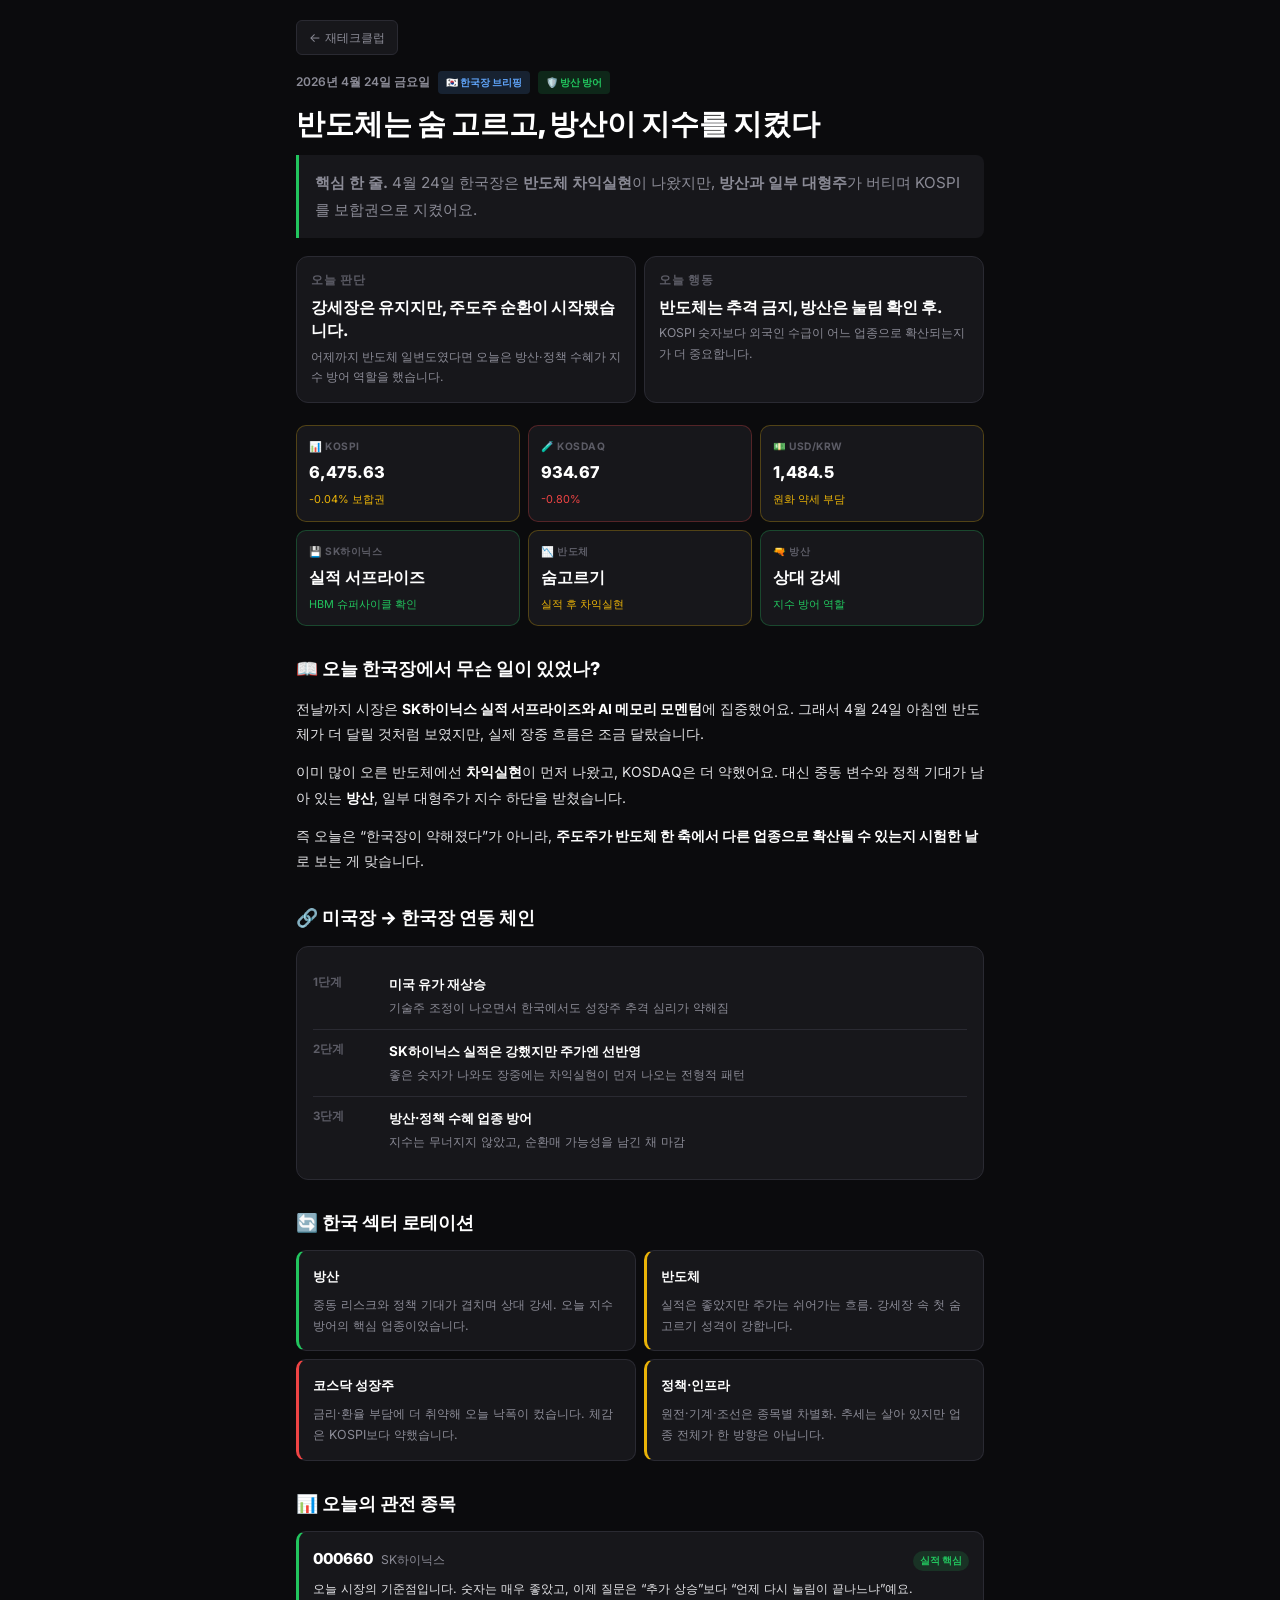
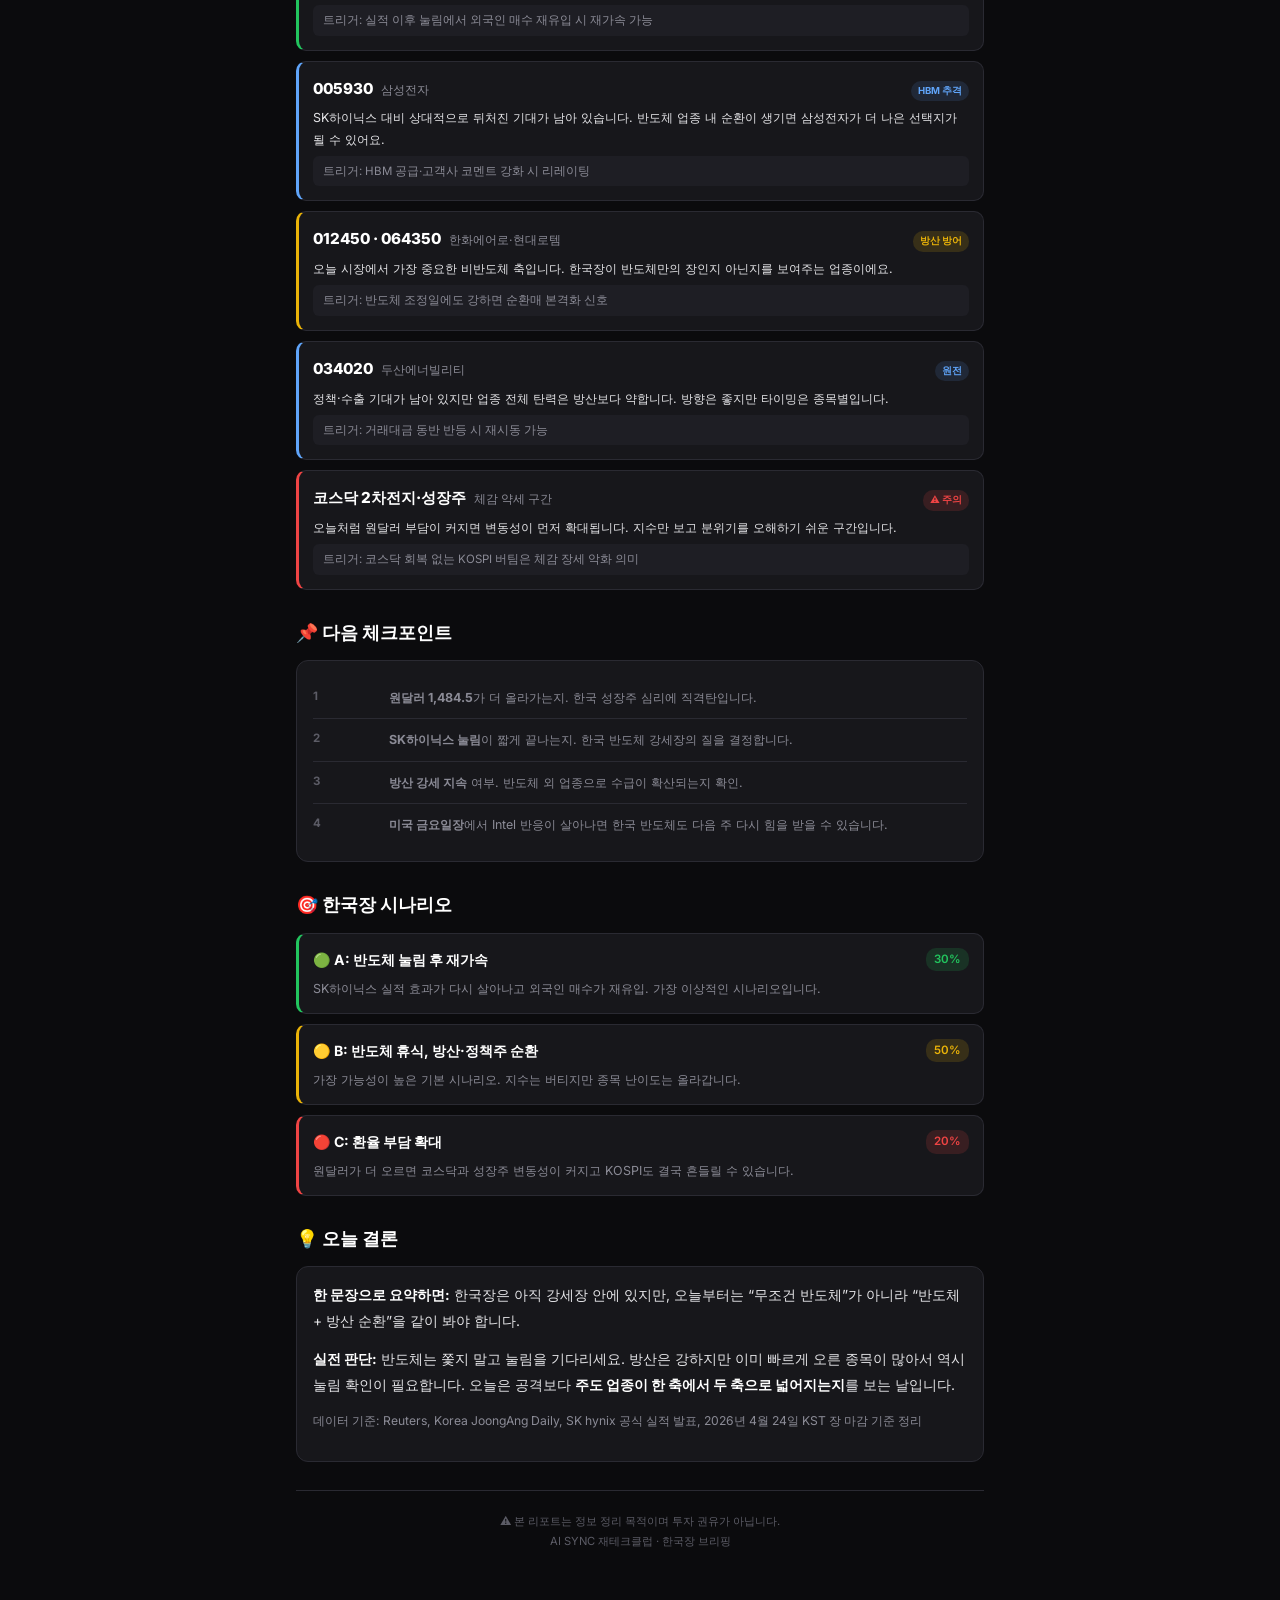
<file: korea-briefing-2026-04-24.html>
<!DOCTYPE html>
<html lang="ko">
<head>
<meta charset="UTF-8">
<meta name="viewport" content="width=device-width, initial-scale=1.0">
<title>🇰🇷 4/24 한국장 브리핑 — 반도체는 숨 고르고, 방산이 지수를 지켰다</title>
<meta property="og:title" content="🇰🇷 4/24 한국장 브리핑 — 반도체는 숨 고르고, 방산이 지수를 지켰다">
<meta property="og:description" content="4/24 한국장은 KOSPI 6,475.63 보합권 마감. 반도체 차익실현이 나왔지만 방산과 일부 대형주가 지수를 지켰습니다.">
<meta property="og:type" content="article">
<meta property="og:url" content="https://aisyncclub.github.io/moneyclub/korea-briefing-2026-04-24.html">
<meta property="og:image" content="https://aisyncclub.github.io/moneyclub/og-image.jpg">
<meta property="og:site_name" content="AI싱크 재테크클럽">
<meta property="og:locale" content="ko_KR">
<meta name="twitter:card" content="summary_large_image">
<meta name="twitter:title" content="🇰🇷 4/24 한국장 브리핑 — 반도체는 숨 고르고, 방산이 지수를 지켰다">
<meta name="twitter:description" content="KOSPI 6,475.63, KOSDAQ 934.67, 원달러 1,484.5. 반도체 숨고르기와 방산 방어가 동시에 나온 날.">
<meta name="twitter:image" content="https://aisyncclub.github.io/moneyclub/og-image.jpg">
<link href="https://fonts.googleapis.com/css2?family=Inter:wght@300;400;500;600;700;800;900&display=swap" rel="stylesheet">
<style>
:root{--bg:#0b0b0d;--s:#17171b;--s2:#1e1e24;--bd:#2a2a32;--t:#e4e4e7;--td:#8b8b96;--tm:#5c5c66;--up:#22c55e;--dn:#ef4444;--w:#eab308;--blue:#60a5fa;--purple:#a78bfa}
*{box-sizing:border-box;margin:0;padding:0} body{font-family:'Inter',-apple-system,sans-serif;background:var(--bg);color:var(--t);line-height:1.7}
.ctr{max-width:720px;margin:0 auto;padding:20px 16px 80px}.back-link{display:inline-flex;align-items:center;gap:6px;font-size:.78rem;color:var(--td);text-decoration:none;margin-bottom:16px;padding:6px 12px;background:var(--s);border:1px solid var(--bd);border-radius:6px}
.art-meta{display:flex;gap:8px;align-items:center;margin-bottom:12px;flex-wrap:wrap}.meta-date{font-size:.75rem;color:var(--td);font-weight:600}.meta-badge{font-size:.62rem;font-weight:700;padding:3px 8px;border-radius:4px;background:rgba(34,197,94,.15);color:var(--up)}.meta-region{font-size:.62rem;font-weight:700;padding:3px 8px;border-radius:4px;background:rgba(96,165,250,.15);color:var(--blue)}
h1.art-title{font-size:1.8rem;font-weight:900;line-height:1.28;color:#fff;margin-bottom:12px}.art-lead{font-size:.95rem;color:var(--td);line-height:1.8;padding:14px 16px;background:var(--s);border-left:3px solid var(--up);border-radius:0 8px 8px 0;margin-bottom:18px}
.top-call{display:grid;grid-template-columns:1fr 1fr;gap:8px;margin-bottom:22px}.top-box{background:var(--s);border:1px solid var(--bd);border-radius:12px;padding:14px}.top-box strong{display:block;font-size:.72rem;letter-spacing:.06em;text-transform:uppercase;color:var(--tm);margin-bottom:6px}.top-box .big{font-size:1rem;font-weight:800;color:#fff;line-height:1.45}.top-box .sub{font-size:.76rem;color:var(--td);margin-top:4px;line-height:1.7}
.dash{display:grid;grid-template-columns:repeat(3,1fr);gap:8px;margin:18px 0}.dcard{background:var(--s);border:1px solid var(--bd);border-radius:10px;padding:12px}.dcard.up{border-color:rgba(34,197,94,.28)}.dcard.dn{border-color:rgba(239,68,68,.28)}.dcard.wr{border-color:rgba(234,179,8,.28)}.dc-label{font-size:.64rem;color:var(--tm);margin-bottom:4px;font-weight:700;letter-spacing:.05em;text-transform:uppercase}.dc-val{font-size:1.02rem;font-weight:800;color:#fff}.dc-sub{font-size:.68rem;margin-top:3px}.dcard.up .dc-sub{color:var(--up)}.dcard.dn .dc-sub{color:var(--dn)}.dcard.wr .dc-sub{color:var(--w)}
.sec{margin:28px 0}.sec h2{font-size:1.12rem;font-weight:800;color:#fff;margin-bottom:12px}.sec p{font-size:.87rem;color:var(--t);line-height:1.85;margin-bottom:12px}.sec p strong{color:#fff}
.timeline,.cal,.panel{background:var(--s);border:1px solid var(--bd);border-radius:12px;padding:16px}.tl-item,.cal-row{display:flex;gap:12px;padding:10px 0;border-bottom:1px solid var(--bd)}.tl-item:last-child,.cal-row:last-child{border-bottom:none}.tl-date,.cal-day{flex-shrink:0;width:64px;font-size:.72rem;font-weight:700;color:var(--tm)}.tl-body,.cal-event{flex:1}.tl-title{font-size:.84rem;font-weight:700;color:#fff;margin-bottom:2px}.tl-desc,.cal-event{font-size:.78rem;color:var(--td);line-height:1.7}
.grid2{display:grid;grid-template-columns:1fr 1fr;gap:8px}.card{background:var(--s);border:1px solid var(--bd);border-radius:10px;padding:14px;border-left:3px solid}.card.up{border-left-color:var(--up)}.card.dn{border-left-color:var(--dn)}.card.wr{border-left-color:var(--w)}.card .ttl{font-size:.84rem;font-weight:700;color:#fff;margin-bottom:6px}.card .desc{font-size:.78rem;color:var(--td);line-height:1.7}
.watch-list{display:grid;gap:10px}.watch-card{background:var(--s);border:1px solid var(--bd);border-radius:10px;padding:14px;border-left:3px solid var(--blue)}.watch-card.hot{border-left-color:var(--w)}.watch-card.risk{border-left-color:var(--dn)}.watch-card.upz{border-left-color:var(--up)}.watch-top{display:flex;gap:8px;align-items:baseline;flex-wrap:wrap;margin-bottom:6px}.watch-ticker{font-size:.95rem;font-weight:800;color:#fff}.watch-name{font-size:.76rem;color:var(--td)}.watch-tag{font-size:.6rem;font-weight:700;padding:2px 7px;border-radius:10px;background:rgba(96,165,250,.12);color:var(--blue);margin-left:auto}.watch-card.hot .watch-tag{background:rgba(234,179,8,.15);color:var(--w)}.watch-card.risk .watch-tag{background:rgba(239,68,68,.15);color:var(--dn)}.watch-card.upz .watch-tag{background:rgba(34,197,94,.15);color:var(--up)}.watch-reason{font-size:.78rem;color:var(--t);line-height:1.7}.watch-trigger{font-size:.72rem;color:var(--td);padding:6px 10px;background:var(--s2);border-radius:6px;margin-top:6px;line-height:1.6}
.scenarios{display:grid;gap:10px}.scn{background:var(--s);border:1px solid var(--bd);border-radius:10px;padding:14px;border-left:3px solid}.scn.a{border-left-color:var(--up)}.scn.b{border-left-color:var(--w)}.scn.c{border-left-color:var(--dn)}.scn-head{display:flex;justify-content:space-between;align-items:center;margin-bottom:6px}.scn-title{font-size:.88rem;font-weight:700;color:#fff}.scn-prob{font-size:.72rem;font-weight:600;padding:2px 8px;border-radius:10px}.scn.a .scn-prob{background:rgba(34,197,94,.15);color:var(--up)}.scn.b .scn-prob{background:rgba(234,179,8,.15);color:var(--w)}.scn.c .scn-prob{background:rgba(239,68,68,.15);color:var(--dn)}.scn-desc{font-size:.78rem;color:var(--td);line-height:1.7}
.footer{text-align:center;font-size:.7rem;color:var(--tm);padding-top:20px;border-top:1px solid var(--bd);line-height:1.8;margin-top:24px}
@media(max-width:560px){.dash,.top-call,.grid2{grid-template-columns:1fr}}
</style>
</head>
<body>
<div class="ctr">
  <a class="back-link" href="index.html">← 재테크클럽</a>
  <div class="art-meta">
    <span class="meta-date">2026년 4월 24일 금요일</span>
    <span class="meta-region">🇰🇷 한국장 브리핑</span>
    <span class="meta-badge">🛡️ 방산 방어</span>
  </div>
  <h1 class="art-title">반도체는 숨 고르고, 방산이 지수를 지켰다</h1>
  <div class="art-lead"><strong>핵심 한 줄.</strong> 4월 24일 한국장은 <strong>반도체 차익실현</strong>이 나왔지만, <strong>방산과 일부 대형주</strong>가 버티며 KOSPI를 보합권으로 지켰어요.</div>

  <div class="top-call">
    <div class="top-box">
      <strong>오늘 판단</strong>
      <div class="big">강세장은 유지지만, 주도주 순환이 시작됐습니다.</div>
      <div class="sub">어제까지 반도체 일변도였다면 오늘은 방산·정책 수혜가 지수 방어 역할을 했습니다.</div>
    </div>
    <div class="top-box">
      <strong>오늘 행동</strong>
      <div class="big">반도체는 추격 금지, 방산은 눌림 확인 후.</div>
      <div class="sub">KOSPI 숫자보다 외국인 수급이 어느 업종으로 확산되는지가 더 중요합니다.</div>
    </div>
  </div>

  <div class="dash">
    <div class="dcard wr"><div class="dc-label">📊 KOSPI</div><div class="dc-val">6,475.63</div><div class="dc-sub">-0.04% 보합권</div></div>
    <div class="dcard dn"><div class="dc-label">🧪 KOSDAQ</div><div class="dc-val">934.67</div><div class="dc-sub">-0.80%</div></div>
    <div class="dcard wr"><div class="dc-label">💵 USD/KRW</div><div class="dc-val">1,484.5</div><div class="dc-sub">원화 약세 부담</div></div>
    <div class="dcard up"><div class="dc-label">💾 SK하이닉스</div><div class="dc-val">실적 서프라이즈</div><div class="dc-sub">HBM 슈퍼사이클 확인</div></div>
    <div class="dcard wr"><div class="dc-label">📉 반도체</div><div class="dc-val">숨고르기</div><div class="dc-sub">실적 후 차익실현</div></div>
    <div class="dcard up"><div class="dc-label">🔫 방산</div><div class="dc-val">상대 강세</div><div class="dc-sub">지수 방어 역할</div></div>
  </div>

  <div class="sec">
    <h2>📖 오늘 한국장에서 무슨 일이 있었나?</h2>
    <p>전날까지 시장은 <strong>SK하이닉스 실적 서프라이즈와 AI 메모리 모멘텀</strong>에 집중했어요. 그래서 4월 24일 아침엔 반도체가 더 달릴 것처럼 보였지만, 실제 장중 흐름은 조금 달랐습니다.</p>
    <p>이미 많이 오른 반도체에선 <strong>차익실현</strong>이 먼저 나왔고, KOSDAQ은 더 약했어요. 대신 중동 변수와 정책 기대가 남아 있는 <strong>방산</strong>, 일부 대형주가 지수 하단을 받쳤습니다.</p>
    <p>즉 오늘은 “한국장이 약해졌다”가 아니라, <strong>주도주가 반도체 한 축에서 다른 업종으로 확산될 수 있는지 시험한 날</strong>로 보는 게 맞습니다.</p>
  </div>

  <div class="sec">
    <h2>🔗 미국장 → 한국장 연동 체인</h2>
    <div class="timeline">
      <div class="tl-item"><div class="tl-date">1단계</div><div class="tl-body"><div class="tl-title">미국 유가 재상승</div><div class="tl-desc">기술주 조정이 나오면서 한국에서도 성장주 추격 심리가 약해짐</div></div></div>
      <div class="tl-item"><div class="tl-date">2단계</div><div class="tl-body"><div class="tl-title">SK하이닉스 실적은 강했지만 주가엔 선반영</div><div class="tl-desc">좋은 숫자가 나와도 장중에는 차익실현이 먼저 나오는 전형적 패턴</div></div></div>
      <div class="tl-item"><div class="tl-date">3단계</div><div class="tl-body"><div class="tl-title">방산·정책 수혜 업종 방어</div><div class="tl-desc">지수는 무너지지 않았고, 순환매 가능성을 남긴 채 마감</div></div></div>
    </div>
  </div>

  <div class="sec">
    <h2>🔄 한국 섹터 로테이션</h2>
    <div class="grid2">
      <div class="card up"><div class="ttl">방산</div><div class="desc">중동 리스크와 정책 기대가 겹치며 상대 강세. 오늘 지수 방어의 핵심 업종이었습니다.</div></div>
      <div class="card wr"><div class="ttl">반도체</div><div class="desc">실적은 좋았지만 주가는 쉬어가는 흐름. 강세장 속 첫 숨고르기 성격이 강합니다.</div></div>
      <div class="card dn"><div class="ttl">코스닥 성장주</div><div class="desc">금리·환율 부담에 더 취약해 오늘 낙폭이 컸습니다. 체감은 KOSPI보다 약했습니다.</div></div>
      <div class="card wr"><div class="ttl">정책·인프라</div><div class="desc">원전·기계·조선은 종목별 차별화. 추세는 살아 있지만 업종 전체가 한 방향은 아닙니다.</div></div>
    </div>
  </div>

  <div class="sec">
    <h2>📊 오늘의 관전 종목</h2>
    <div class="watch-list">
      <div class="watch-card upz">
        <div class="watch-top"><span class="watch-ticker">000660</span><span class="watch-name">SK하이닉스</span><span class="watch-tag">실적 핵심</span></div>
        <div class="watch-reason">오늘 시장의 기준점입니다. 숫자는 매우 좋았고, 이제 질문은 “추가 상승”보다 “언제 다시 눌림이 끝나느냐”예요.</div>
        <div class="watch-trigger">트리거: 실적 이후 눌림에서 외국인 매수 재유입 시 재가속 가능</div>
      </div>
      <div class="watch-card">
        <div class="watch-top"><span class="watch-ticker">005930</span><span class="watch-name">삼성전자</span><span class="watch-tag">HBM 추격</span></div>
        <div class="watch-reason">SK하이닉스 대비 상대적으로 뒤처진 기대가 남아 있습니다. 반도체 업종 내 순환이 생기면 삼성전자가 더 나은 선택지가 될 수 있어요.</div>
        <div class="watch-trigger">트리거: HBM 공급·고객사 코멘트 강화 시 리레이팅</div>
      </div>
      <div class="watch-card hot">
        <div class="watch-top"><span class="watch-ticker">012450 · 064350</span><span class="watch-name">한화에어로·현대로템</span><span class="watch-tag">방산 방어</span></div>
        <div class="watch-reason">오늘 시장에서 가장 중요한 비반도체 축입니다. 한국장이 반도체만의 장인지 아닌지를 보여주는 업종이에요.</div>
        <div class="watch-trigger">트리거: 반도체 조정일에도 강하면 순환매 본격화 신호</div>
      </div>
      <div class="watch-card">
        <div class="watch-top"><span class="watch-ticker">034020</span><span class="watch-name">두산에너빌리티</span><span class="watch-tag">원전</span></div>
        <div class="watch-reason">정책·수출 기대가 남아 있지만 업종 전체 탄력은 방산보다 약합니다. 방향은 좋지만 타이밍은 종목별입니다.</div>
        <div class="watch-trigger">트리거: 거래대금 동반 반등 시 재시동 가능</div>
      </div>
      <div class="watch-card risk">
        <div class="watch-top"><span class="watch-ticker">코스닥 2차전지·성장주</span><span class="watch-name">체감 약세 구간</span><span class="watch-tag">⚠️ 주의</span></div>
        <div class="watch-reason">오늘처럼 원달러 부담이 커지면 변동성이 먼저 확대됩니다. 지수만 보고 분위기를 오해하기 쉬운 구간입니다.</div>
        <div class="watch-trigger">트리거: 코스닥 회복 없는 KOSPI 버팀은 체감 장세 악화 의미</div>
      </div>
    </div>
  </div>

  <div class="sec">
    <h2>📌 다음 체크포인트</h2>
    <div class="cal">
      <div class="cal-row"><div class="cal-day">1</div><div class="cal-event"><strong>원달러 1,484.5</strong>가 더 올라가는지. 한국 성장주 심리에 직격탄입니다.</div></div>
      <div class="cal-row"><div class="cal-day">2</div><div class="cal-event"><strong>SK하이닉스 눌림</strong>이 짧게 끝나는지. 한국 반도체 강세장의 질을 결정합니다.</div></div>
      <div class="cal-row"><div class="cal-day">3</div><div class="cal-event"><strong>방산 강세 지속</strong> 여부. 반도체 외 업종으로 수급이 확산되는지 확인.</div></div>
      <div class="cal-row"><div class="cal-day">4</div><div class="cal-event"><strong>미국 금요일장</strong>에서 Intel 반응이 살아나면 한국 반도체도 다음 주 다시 힘을 받을 수 있습니다.</div></div>
    </div>
  </div>

  <div class="sec">
    <h2>🎯 한국장 시나리오</h2>
    <div class="scenarios">
      <div class="scn a"><div class="scn-head"><span class="scn-title">🟢 A: 반도체 눌림 후 재가속</span><span class="scn-prob">30%</span></div><div class="scn-desc">SK하이닉스 실적 효과가 다시 살아나고 외국인 매수가 재유입. 가장 이상적인 시나리오입니다.</div></div>
      <div class="scn b"><div class="scn-head"><span class="scn-title">🟡 B: 반도체 휴식, 방산·정책주 순환</span><span class="scn-prob">50%</span></div><div class="scn-desc">가장 가능성이 높은 기본 시나리오. 지수는 버티지만 종목 난이도는 올라갑니다.</div></div>
      <div class="scn c"><div class="scn-head"><span class="scn-title">🔴 C: 환율 부담 확대</span><span class="scn-prob">20%</span></div><div class="scn-desc">원달러가 더 오르면 코스닥과 성장주 변동성이 커지고 KOSPI도 결국 흔들릴 수 있습니다.</div></div>
    </div>
  </div>

  <div class="sec">
    <h2>💡 오늘 결론</h2>
    <div class="panel">
      <p><strong>한 문장으로 요약하면:</strong> 한국장은 아직 강세장 안에 있지만, 오늘부터는 “무조건 반도체”가 아니라 “반도체 + 방산 순환”을 같이 봐야 합니다.</p>
      <p><strong>실전 판단:</strong> 반도체는 쫓지 말고 눌림을 기다리세요. 방산은 강하지만 이미 빠르게 오른 종목이 많아서 역시 눌림 확인이 필요합니다. 오늘은 공격보다 <strong>주도 업종이 한 축에서 두 축으로 넓어지는지</strong>를 보는 날입니다.</p>
      <p style="font-size:.76rem;color:var(--td);margin-top:10px;">데이터 기준: Reuters, Korea JoongAng Daily, SK hynix 공식 실적 발표, 2026년 4월 24일 KST 장 마감 기준 정리</p>
    </div>
  </div>

  <div class="footer">
    <p>⚠️ 본 리포트는 정보 정리 목적이며 투자 권유가 아닙니다.</p>
    <p>AI SYNC 재테크클럽 · 한국장 브리핑</p>
  </div>
</div>
</body>
</html>
</file>
